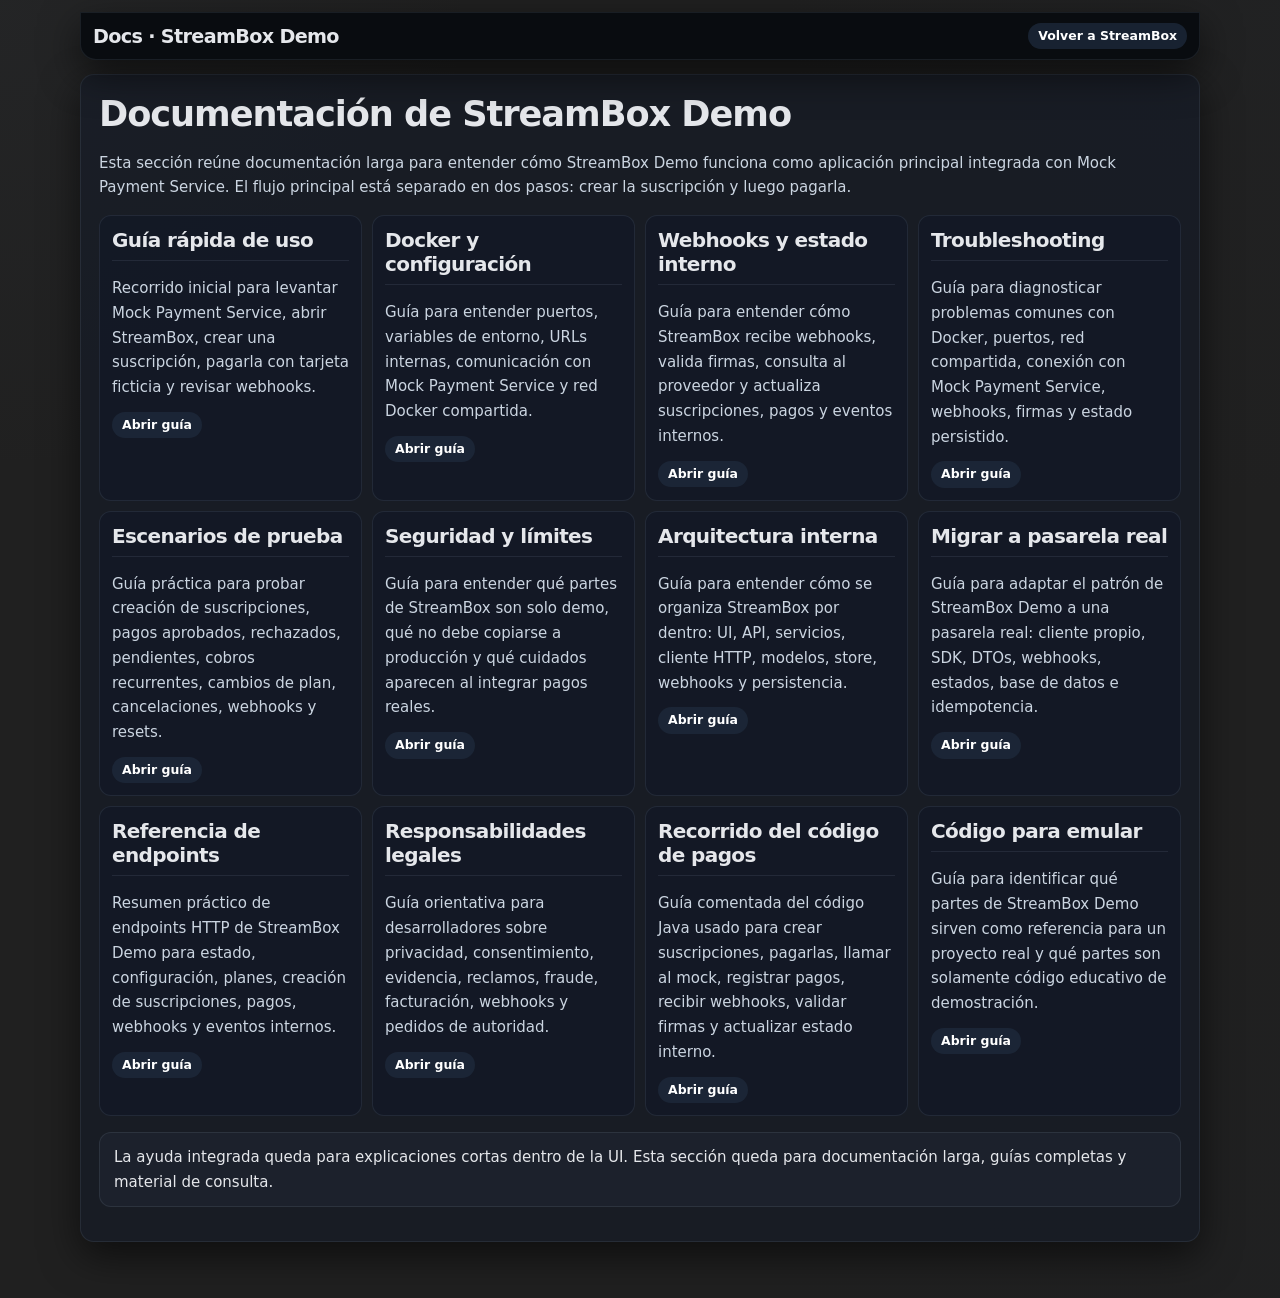
<file: src/main/resources/static/docs/index.html>
<!doctype html>
<html lang="es">
<head>
    <meta charset="UTF-8" />
    <meta name="viewport" content="width=device-width, initial-scale=1.0" />
    <title>Docs · StreamBox Demo</title>
    <link rel="stylesheet" href="./docs.css" />
</head>
<body>
<div class="docs-shell">
    <header class="docs-header">
        <div class="docs-brand">
            <h1>Docs · StreamBox Demo</h1>
        </div>

        <nav class="docs-actions" aria-label="Acciones">
            <a class="docs-button" href="../index.html">Volver a StreamBox</a>
        </nav>
    </header>

    <main class="docs-content">
        <h1>Documentación de StreamBox Demo</h1>

        <p>
            Esta sección reúne documentación larga para entender cómo StreamBox Demo funciona como
            aplicación principal integrada con Mock Payment Service.
            El flujo principal está separado en dos pasos: crear la suscripción y luego pagarla.
        </p>

        <div class="docs-grid">
            <article class="docs-card">
                <h2>Guía rápida de uso</h2>
                <p>
                    Recorrido inicial para levantar Mock Payment Service, abrir StreamBox,
                    crear una suscripción, pagarla con tarjeta ficticia y revisar webhooks.
                </p>
                <a class="docs-button" href="./quick-start.html">
                    Abrir guía
                </a>
            </article>

            <article class="docs-card">
                <h2>Docker y configuración</h2>
                <p>
                    Guía para entender puertos, variables de entorno, URLs internas,
                    comunicación con Mock Payment Service y red Docker compartida.
                </p>
                <a class="docs-button" href="./docker-configuration.html">
                    Abrir guía
                </a>
            </article>

            <article class="docs-card">
                <h2>Webhooks y estado interno</h2>
                <p>
                    Guía para entender cómo StreamBox recibe webhooks, valida firmas,
                    consulta al proveedor y actualiza suscripciones, pagos y eventos internos.
                </p>
                <a class="docs-button" href="./webhooks-and-internal-state.html">
                    Abrir guía
                </a>
            </article>

            <article class="docs-card">
                <h2>Troubleshooting</h2>
                <p>
                    Guía para diagnosticar problemas comunes con Docker, puertos, red compartida,
                    conexión con Mock Payment Service, webhooks, firmas y estado persistido.
                </p>
                <a class="docs-button" href="./troubleshooting.html">
                    Abrir guía
                </a>
            </article>

            <article class="docs-card">
                <h2>Escenarios de prueba</h2>
                <p>
                    Guía práctica para probar creación de suscripciones, pagos aprobados,
                    rechazados, pendientes, cobros recurrentes, cambios de plan, cancelaciones,
                    webhooks y resets.
                </p>
                <a class="docs-button" href="./testing-scenarios.html">
                    Abrir guía
                </a>
            </article>

            <article class="docs-card">
                <h2>Seguridad y límites</h2>
                <p>
                    Guía para entender qué partes de StreamBox son solo demo,
                    qué no debe copiarse a producción y qué cuidados aparecen al integrar pagos reales.
                </p>
                <a class="docs-button" href="./security-and-limitations.html">
                    Abrir guía
                </a>
            </article>

            <article class="docs-card">
                <h2>Arquitectura interna</h2>
                <p>
                    Guía para entender cómo se organiza StreamBox por dentro:
                    UI, API, servicios, cliente HTTP, modelos, store, webhooks y persistencia.
                </p>
                <a class="docs-button" href="./internal-architecture.html">
                    Abrir guía
                </a>
            </article>

            <article class="docs-card">
                <h2>Migrar a pasarela real</h2>
                <p>
                    Guía para adaptar el patrón de StreamBox Demo a una pasarela real:
                    cliente propio, SDK, DTOs, webhooks, estados, base de datos e idempotencia.
                </p>
                <a class="docs-button" href="./migrate-to-real-payment-provider.html">
                    Abrir guía
                </a>
            </article>

            <article class="docs-card">
                <h2>Referencia de endpoints</h2>
                <p>
                    Resumen práctico de endpoints HTTP de StreamBox Demo para estado,
                    configuración, planes, creación de suscripciones, pagos, webhooks y eventos internos.
                </p>
                <a class="docs-button" href="./api-reference.html">
                    Abrir guía
                </a>
            </article>

            <article class="docs-card">
                <h2>Responsabilidades legales</h2>
                <p>
                    Guía orientativa para desarrolladores sobre privacidad, consentimiento,
                    evidencia, reclamos, fraude, facturación, webhooks y pedidos de autoridad.
                </p>
                <a class="docs-button" href="./legal-responsibilities.html">
                    Abrir guía
                </a>
            </article>

            <article class="docs-card">
                <h2>Recorrido del código de pagos</h2>
                <p>
                    Guía comentada del código Java usado para crear suscripciones, pagarlas,
                    llamar al mock, registrar pagos, recibir webhooks, validar firmas y actualizar estado interno.
                </p>
                <a class="docs-button" href="./payment-code-walkthrough.html">
                    Abrir guía
                </a>
            </article>

            <article class="docs-card">
                <h2>Código para emular</h2>
                <p>
                    Guía para identificar qué partes de StreamBox Demo sirven como referencia para un
                    proyecto real y qué partes son solamente código educativo de demostración.
                </p>
                <a class="docs-button" href="./code-to-emulate-in-real-project.html">
                    Abrir guía
                </a>
            </article>
        </div>

        <div class="docs-callout">
            La ayuda integrada queda para explicaciones cortas dentro de la UI. Esta sección queda para
            documentación larga, guías completas y material de consulta.
        </div>
    </main>
</div>
</body>
</html>
</file>
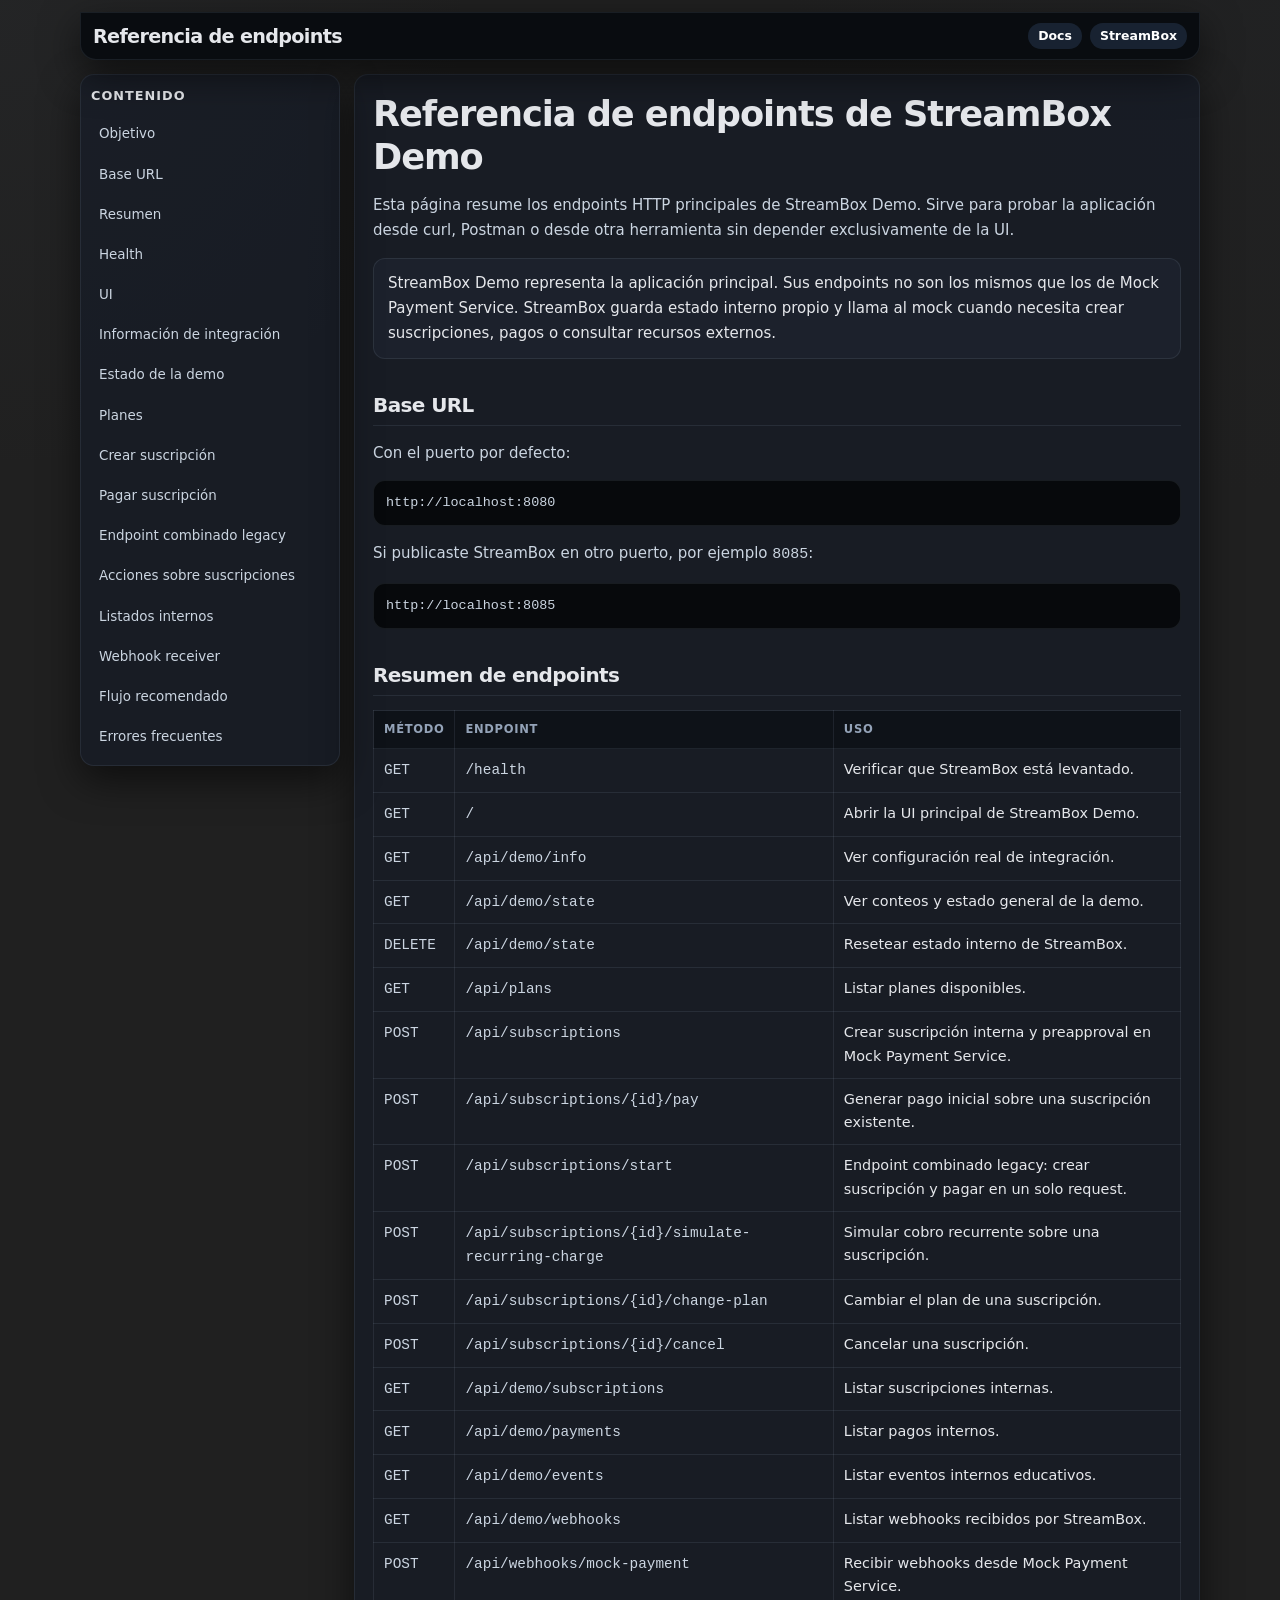
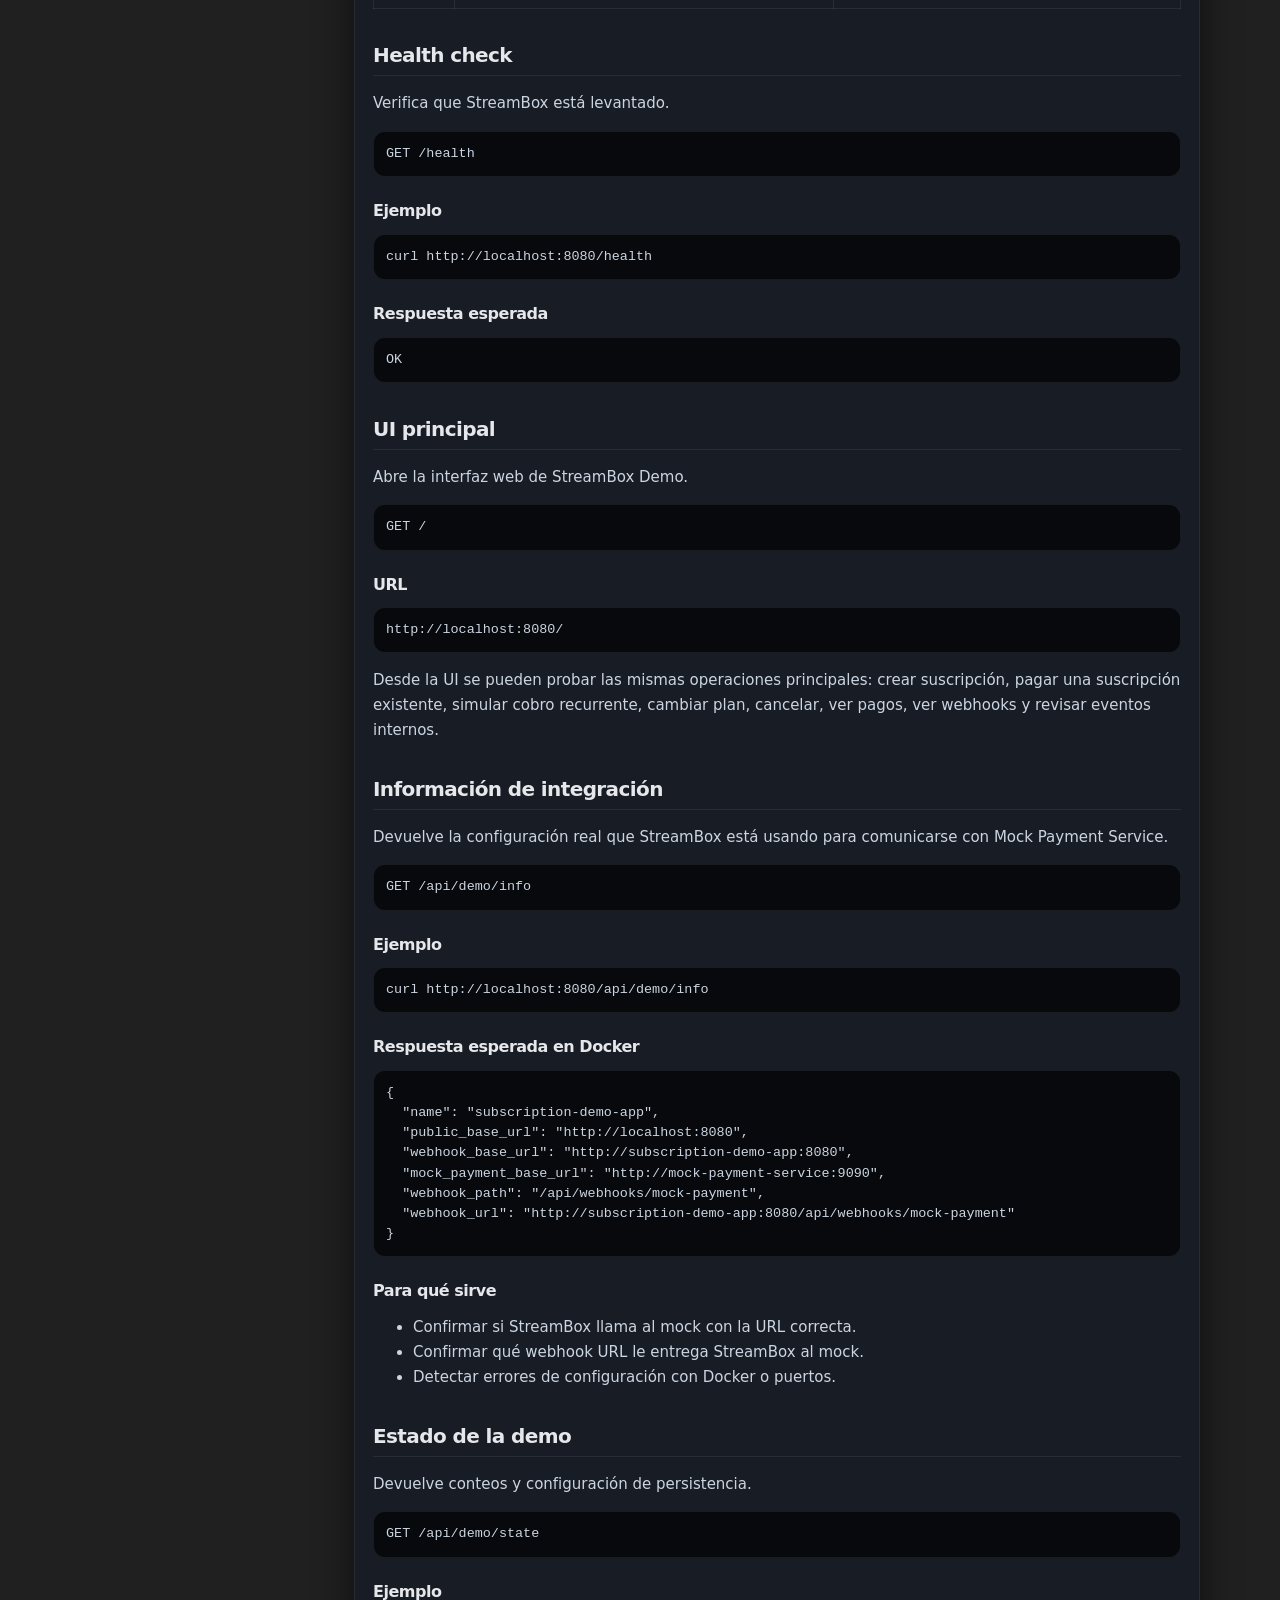
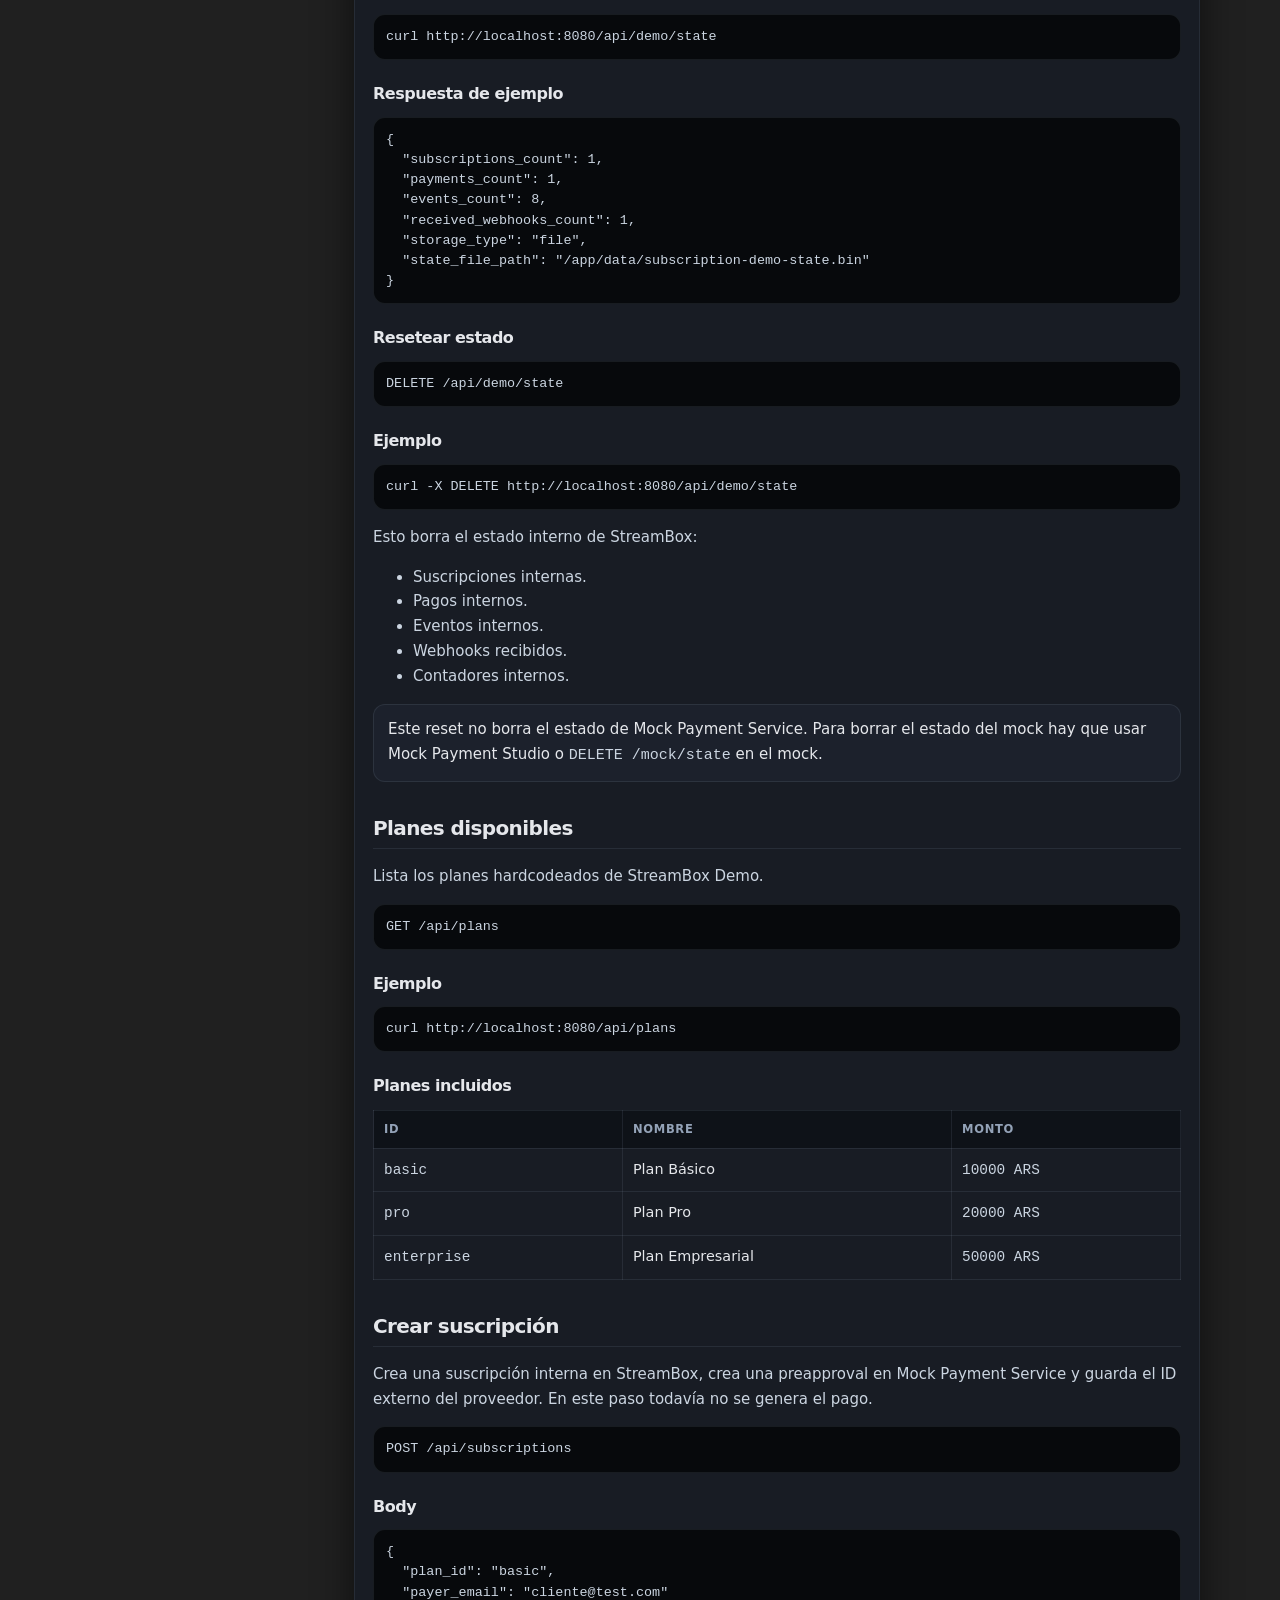
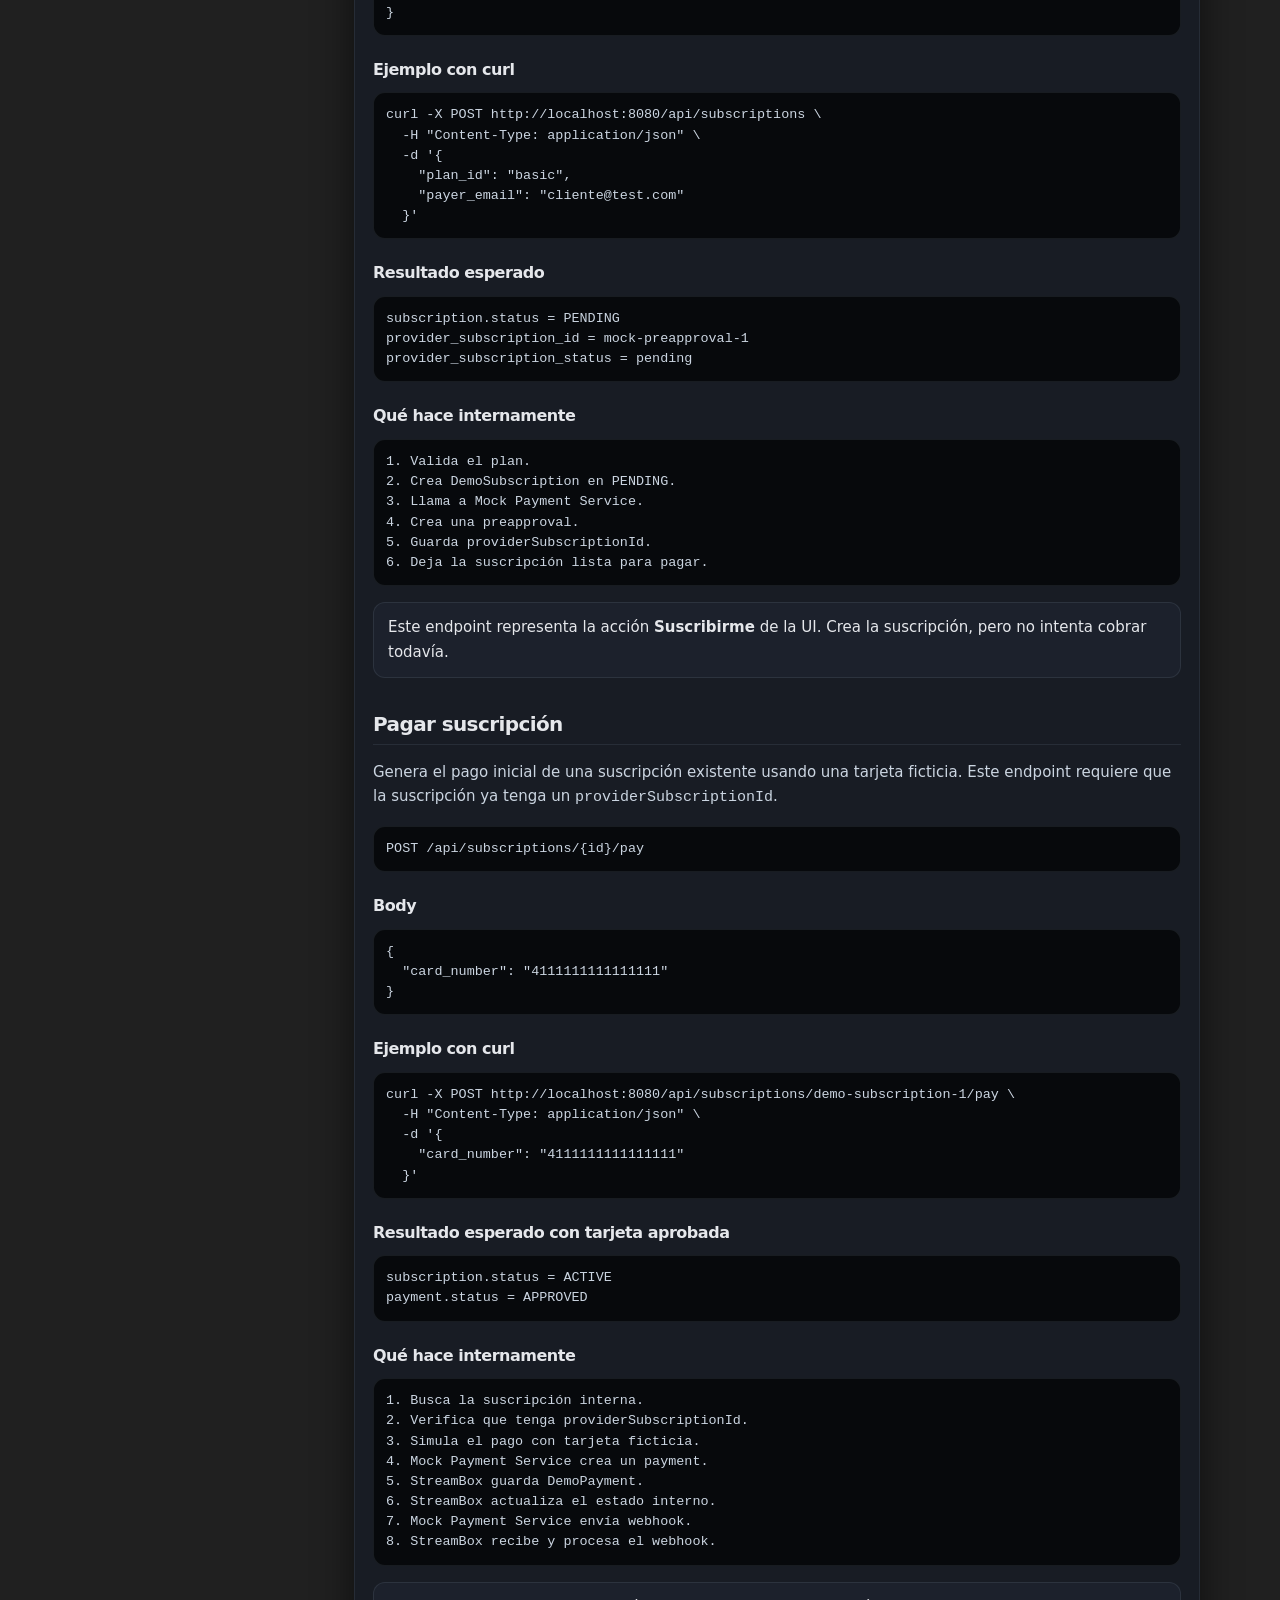
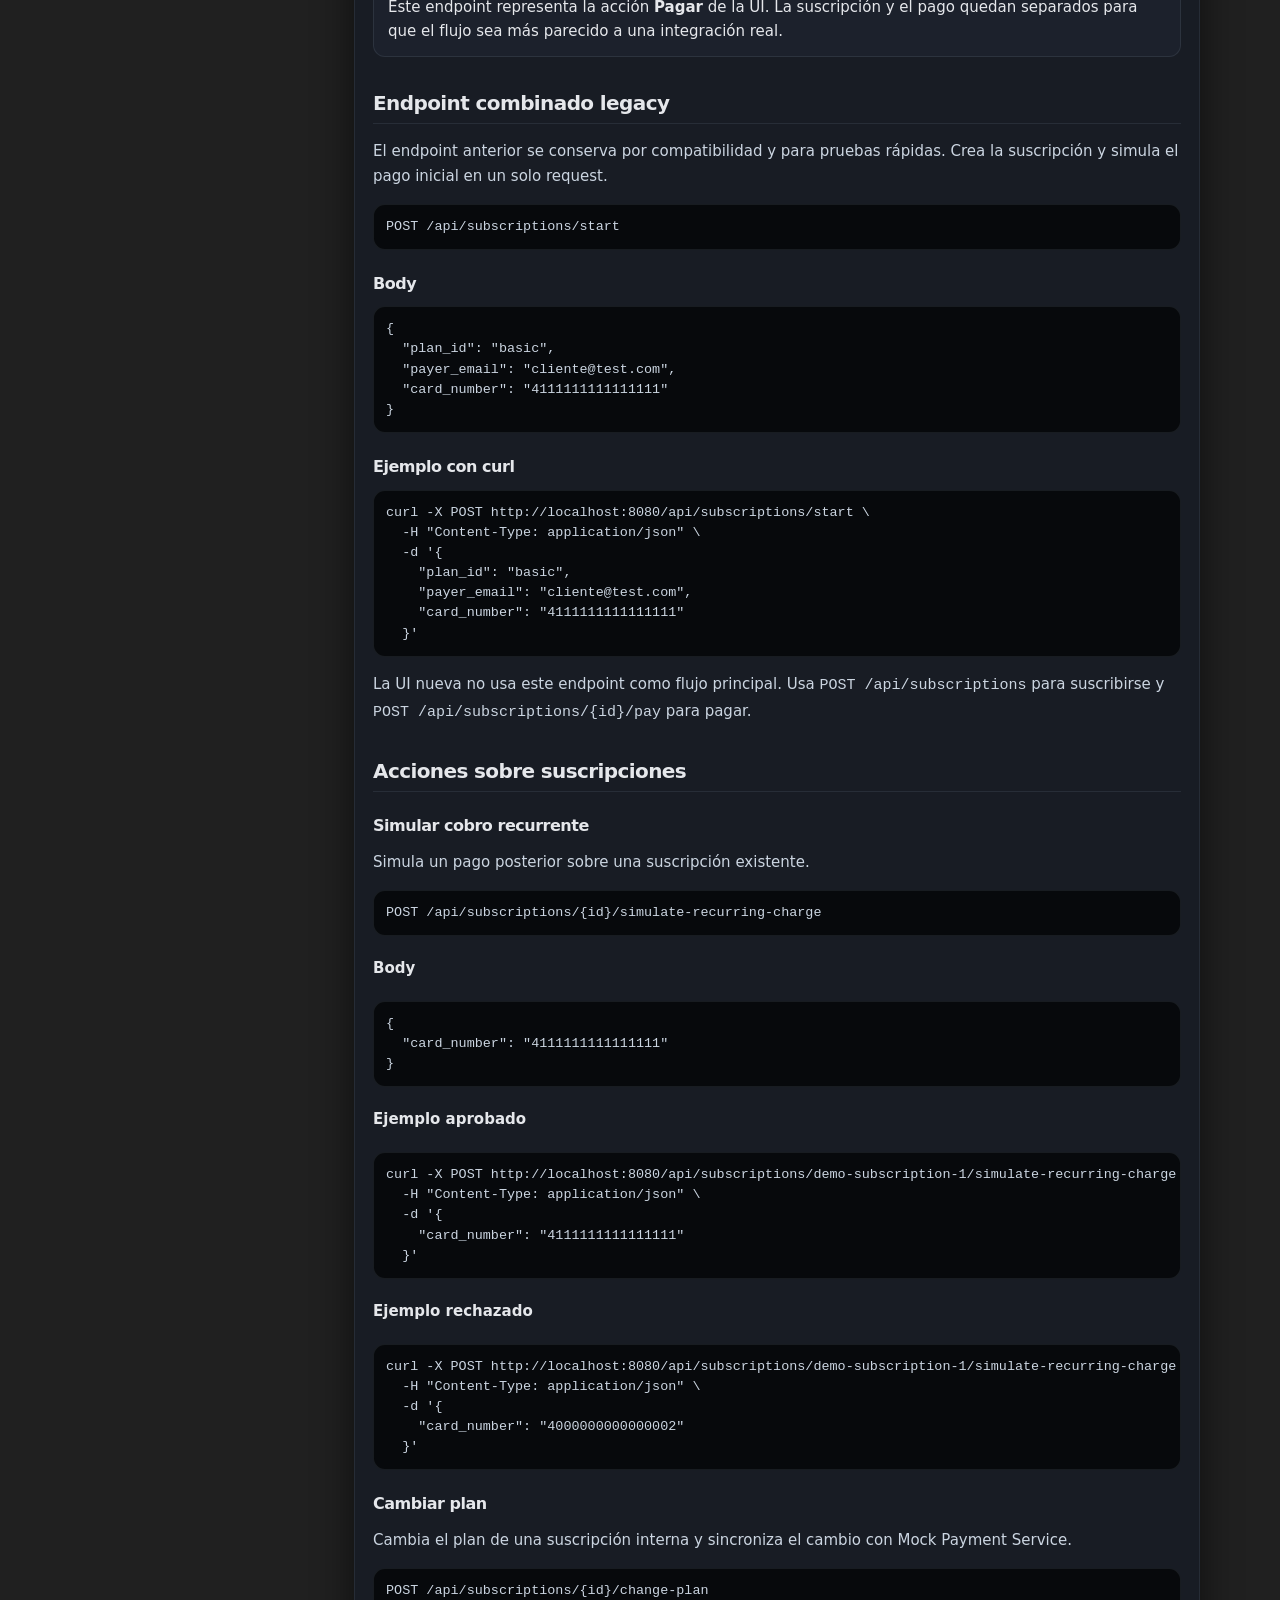
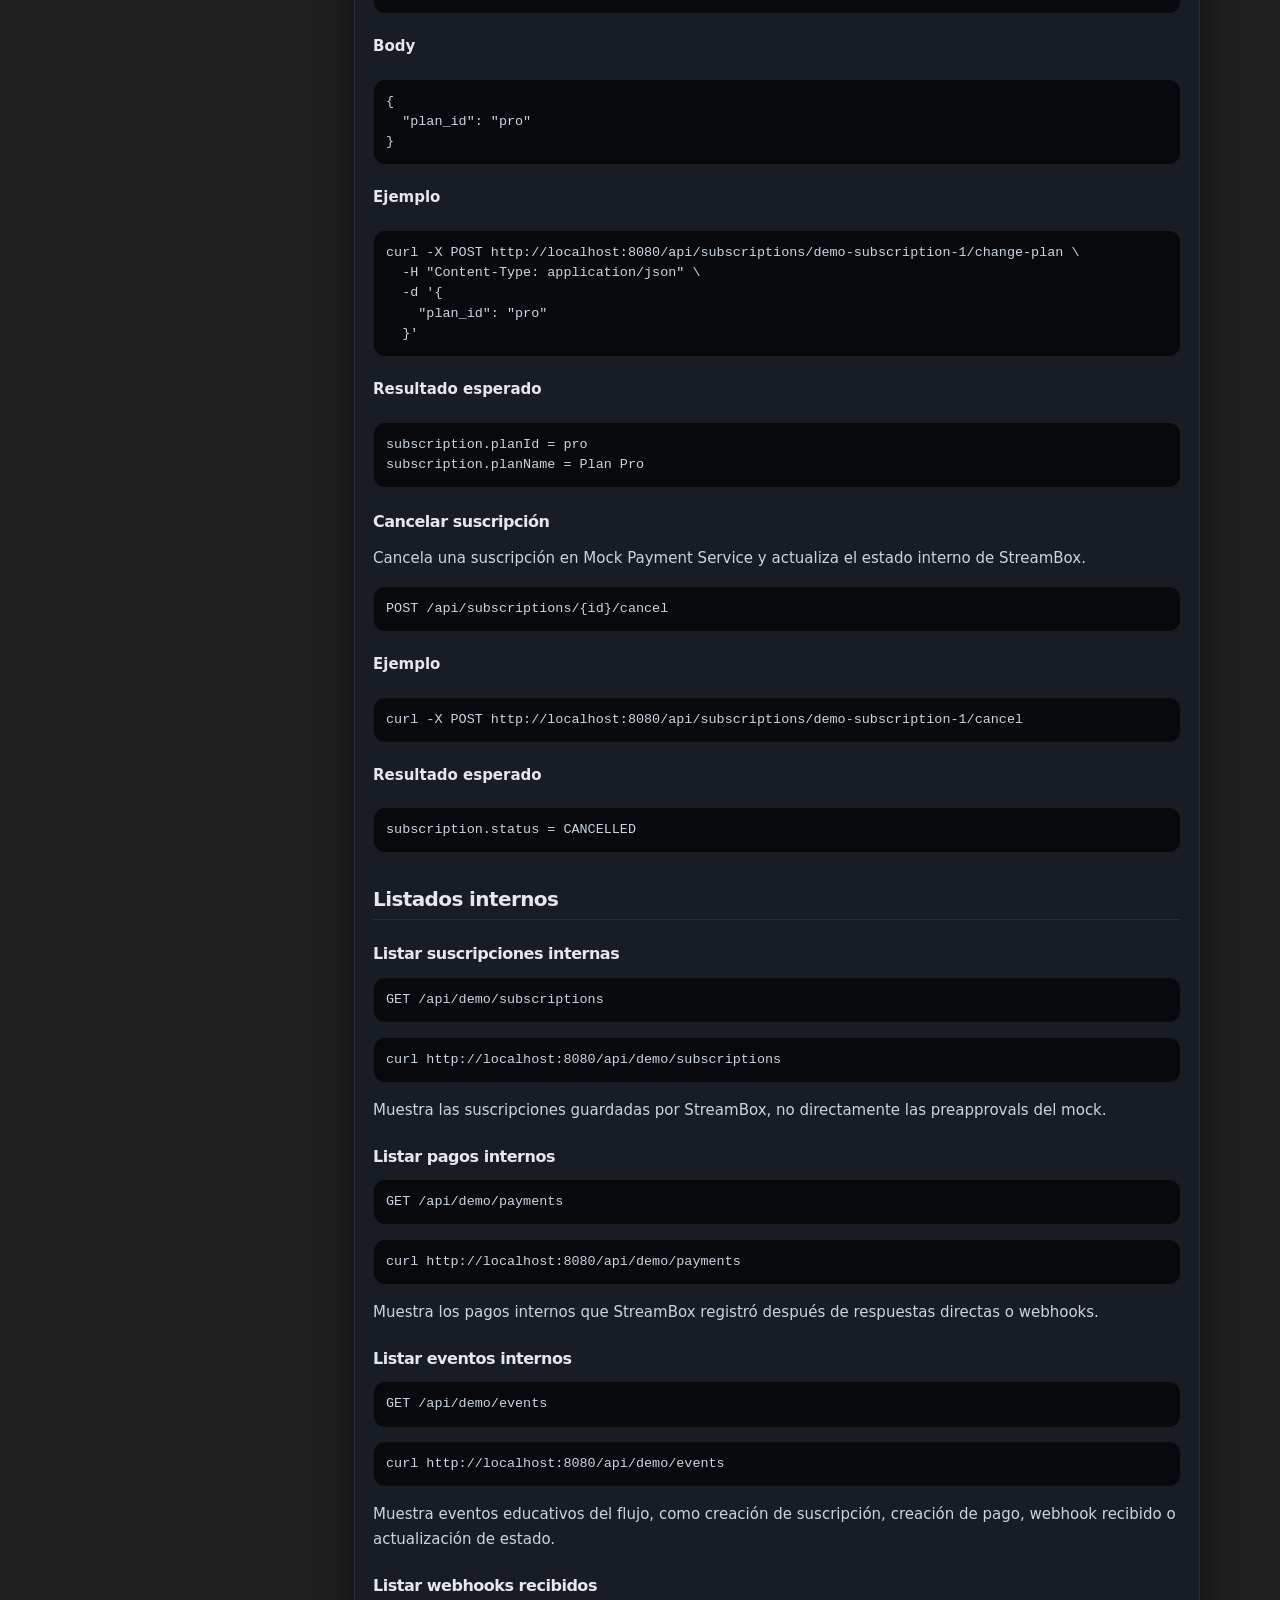
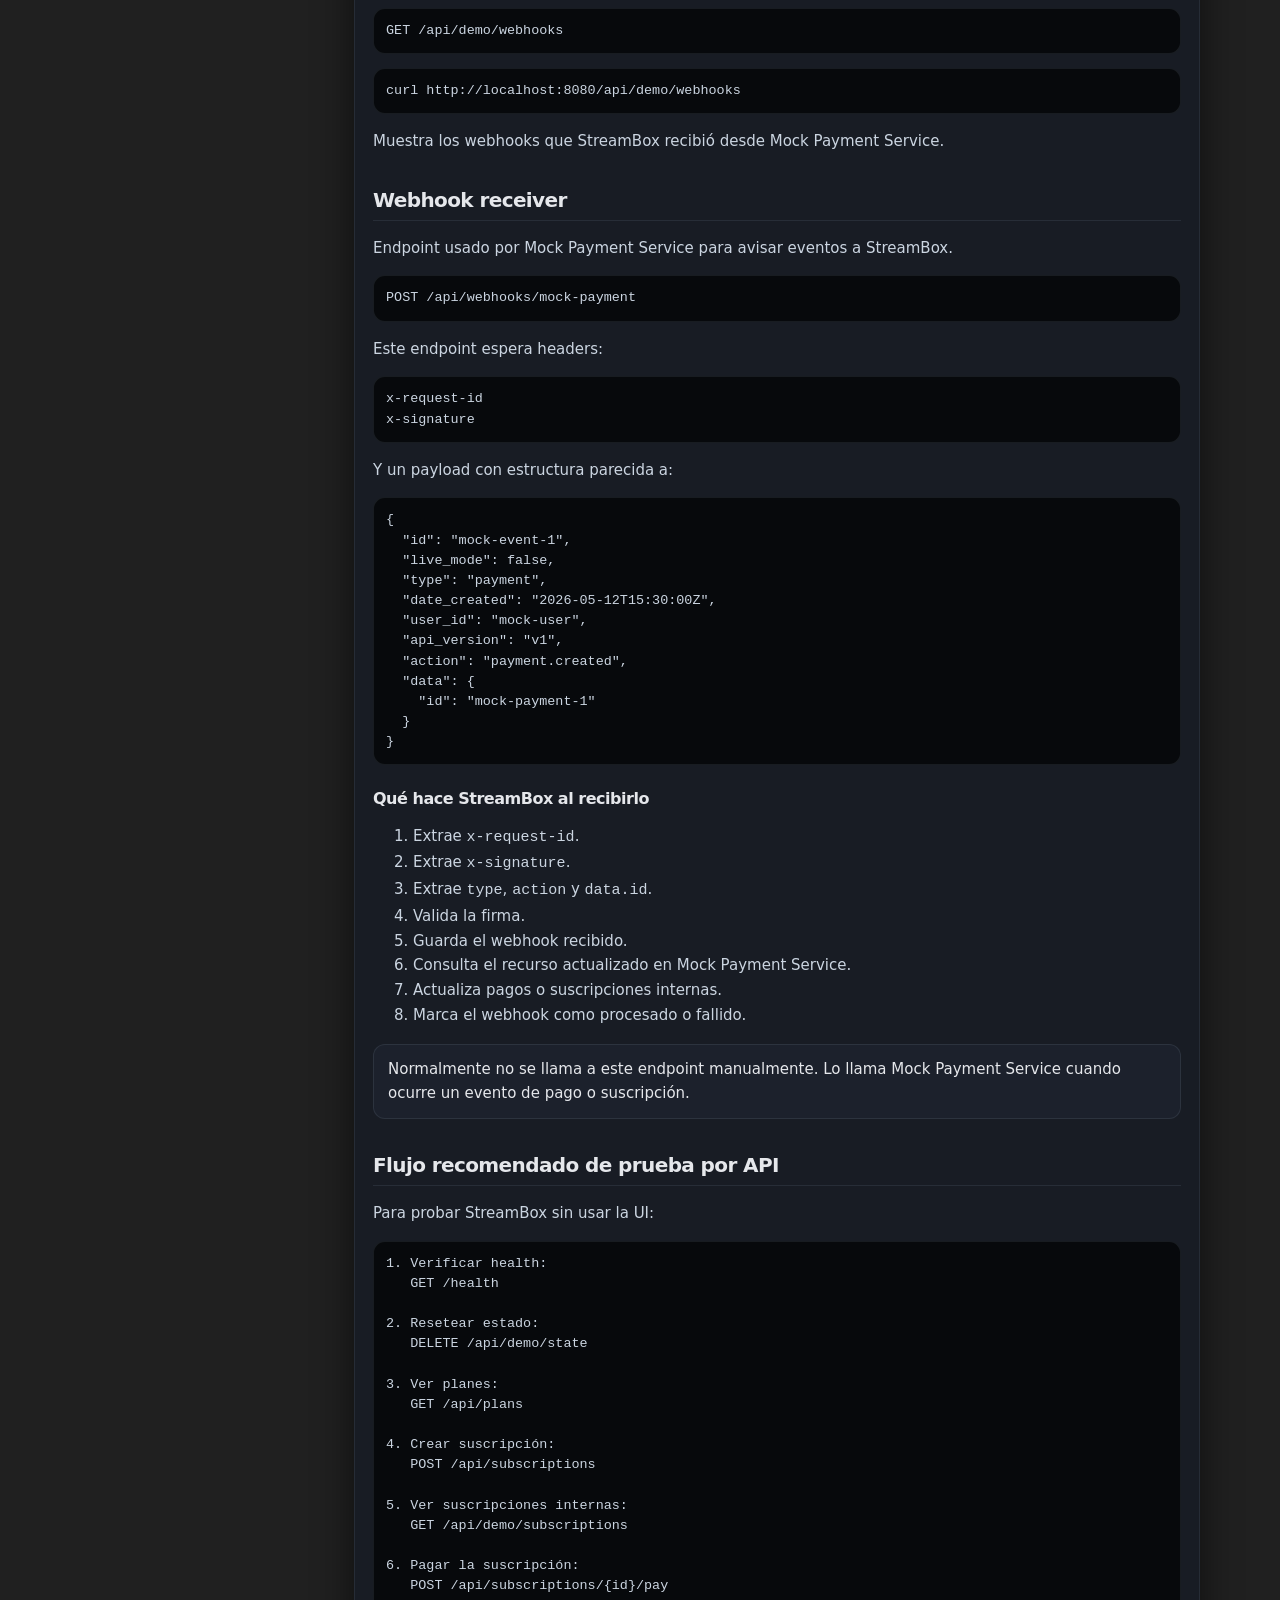
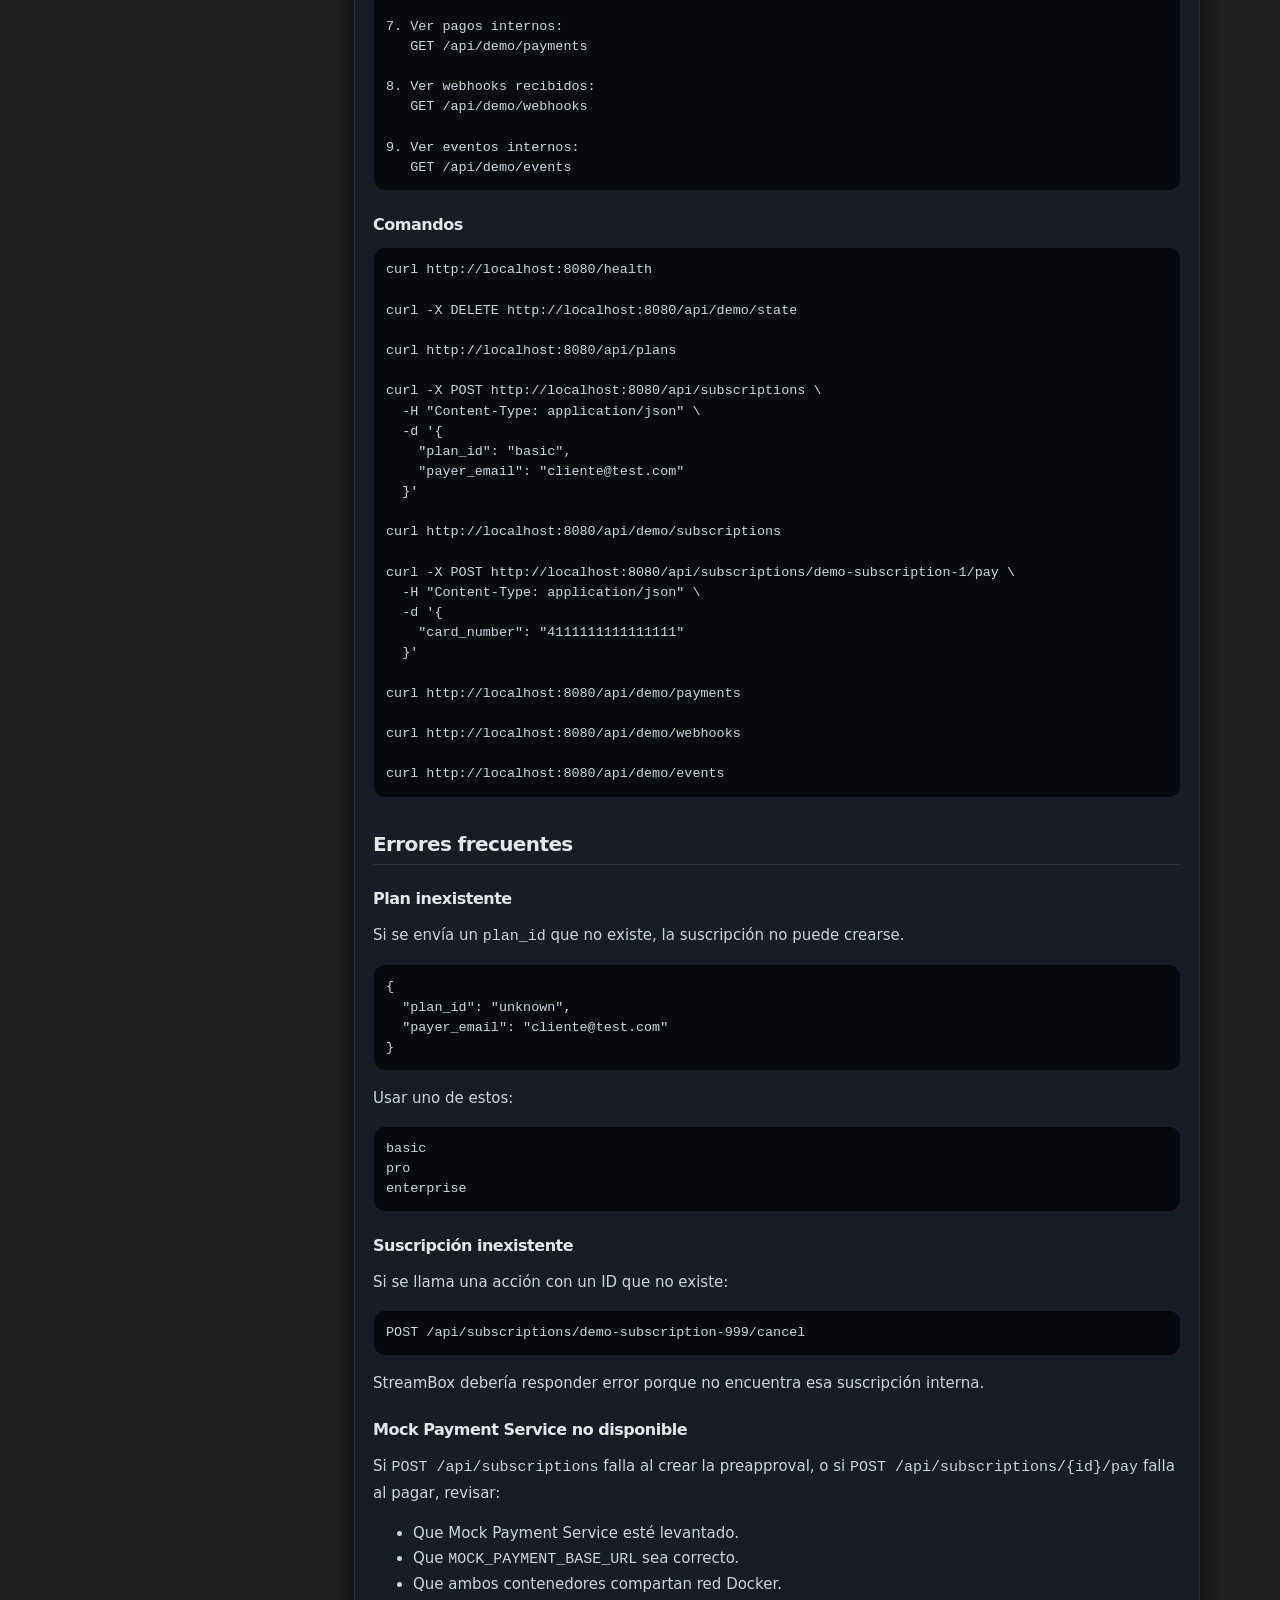
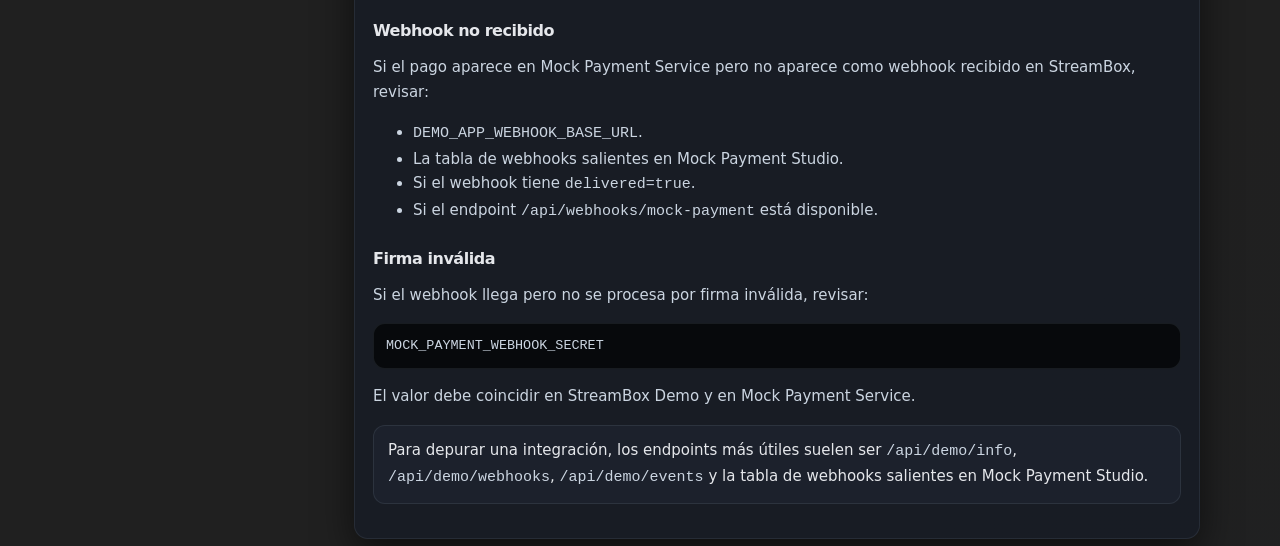
<file: src/main/resources/static/docs/api-reference.html>
<!doctype html>
<html lang="es">
<head>
    <meta charset="UTF-8" />
    <meta name="viewport" content="width=device-width, initial-scale=1.0" />
    <title>Referencia de endpoints · StreamBox Demo</title>
    <link rel="stylesheet" href="./docs.css" />
</head>
<body>
<div class="docs-shell">
    <header class="docs-header">
        <div class="docs-brand">
            <h1>Referencia de endpoints</h1>
        </div>

        <nav class="docs-actions" aria-label="Acciones">
            <a class="docs-button" href="./index.html">Docs</a>
            <a class="docs-button" href="../index.html">StreamBox</a>
        </nav>
    </header>

    <div class="docs-layout">
        <aside class="docs-toc">
            <strong>Contenido</strong>
            <a href="#objetivo">Objetivo</a>
            <a href="#base-url">Base URL</a>
            <a href="#resumen">Resumen</a>
            <a href="#health">Health</a>
            <a href="#ui">UI</a>
            <a href="#info">Información de integración</a>
            <a href="#estado">Estado de la demo</a>
            <a href="#planes">Planes</a>
            <a href="#suscripcion">Crear suscripción</a>
            <a href="#pagar">Pagar suscripción</a>
            <a href="#legacy-start">Endpoint combinado legacy</a>
            <a href="#acciones">Acciones sobre suscripciones</a>
            <a href="#listas">Listados internos</a>
            <a href="#webhook">Webhook receiver</a>
            <a href="#flujo">Flujo recomendado</a>
            <a href="#errores">Errores frecuentes</a>
        </aside>

        <main class="docs-content">
            <h1 id="objetivo">Referencia de endpoints de StreamBox Demo</h1>

            <p>
                Esta página resume los endpoints HTTP principales de StreamBox Demo.
                Sirve para probar la aplicación desde curl, Postman o desde otra herramienta sin depender
                exclusivamente de la UI.
            </p>

            <div class="docs-callout">
                StreamBox Demo representa la aplicación principal. Sus endpoints no son los mismos que los
                de Mock Payment Service. StreamBox guarda estado interno propio y llama al mock cuando necesita
                crear suscripciones, pagos o consultar recursos externos.
            </div>

            <h2 id="base-url">Base URL</h2>

            <p>
                Con el puerto por defecto:
            </p>

            <pre><code>http://localhost:8080</code></pre>

            <p>
                Si publicaste StreamBox en otro puerto, por ejemplo <code>8085</code>:
            </p>

            <pre><code>http://localhost:8085</code></pre>

            <h2 id="resumen">Resumen de endpoints</h2>

            <table>
                <thead>
                <tr>
                    <th>Método</th>
                    <th>Endpoint</th>
                    <th>Uso</th>
                </tr>
                </thead>
                <tbody>
                <tr>
                    <td><code>GET</code></td>
                    <td><code>/health</code></td>
                    <td>Verificar que StreamBox está levantado.</td>
                </tr>
                <tr>
                    <td><code>GET</code></td>
                    <td><code>/</code></td>
                    <td>Abrir la UI principal de StreamBox Demo.</td>
                </tr>
                <tr>
                    <td><code>GET</code></td>
                    <td><code>/api/demo/info</code></td>
                    <td>Ver configuración real de integración.</td>
                </tr>
                <tr>
                    <td><code>GET</code></td>
                    <td><code>/api/demo/state</code></td>
                    <td>Ver conteos y estado general de la demo.</td>
                </tr>
                <tr>
                    <td><code>DELETE</code></td>
                    <td><code>/api/demo/state</code></td>
                    <td>Resetear estado interno de StreamBox.</td>
                </tr>
                <tr>
                    <td><code>GET</code></td>
                    <td><code>/api/plans</code></td>
                    <td>Listar planes disponibles.</td>
                </tr>
                <tr>
                    <td><code>POST</code></td>
                    <td><code>/api/subscriptions</code></td>
                    <td>Crear suscripción interna y preapproval en Mock Payment Service.</td>
                </tr>
                <tr>
                    <td><code>POST</code></td>
                    <td><code>/api/subscriptions/{id}/pay</code></td>
                    <td>Generar pago inicial sobre una suscripción existente.</td>
                </tr>
                <tr>
                    <td><code>POST</code></td>
                    <td><code>/api/subscriptions/start</code></td>
                    <td>Endpoint combinado legacy: crear suscripción y pagar en un solo request.</td>
                </tr>
                <tr>
                    <td><code>POST</code></td>
                    <td><code>/api/subscriptions/{id}/simulate-recurring-charge</code></td>
                    <td>Simular cobro recurrente sobre una suscripción.</td>
                </tr>
                <tr>
                    <td><code>POST</code></td>
                    <td><code>/api/subscriptions/{id}/change-plan</code></td>
                    <td>Cambiar el plan de una suscripción.</td>
                </tr>
                <tr>
                    <td><code>POST</code></td>
                    <td><code>/api/subscriptions/{id}/cancel</code></td>
                    <td>Cancelar una suscripción.</td>
                </tr>
                <tr>
                    <td><code>GET</code></td>
                    <td><code>/api/demo/subscriptions</code></td>
                    <td>Listar suscripciones internas.</td>
                </tr>
                <tr>
                    <td><code>GET</code></td>
                    <td><code>/api/demo/payments</code></td>
                    <td>Listar pagos internos.</td>
                </tr>
                <tr>
                    <td><code>GET</code></td>
                    <td><code>/api/demo/events</code></td>
                    <td>Listar eventos internos educativos.</td>
                </tr>
                <tr>
                    <td><code>GET</code></td>
                    <td><code>/api/demo/webhooks</code></td>
                    <td>Listar webhooks recibidos por StreamBox.</td>
                </tr>
                <tr>
                    <td><code>POST</code></td>
                    <td><code>/api/webhooks/mock-payment</code></td>
                    <td>Recibir webhooks desde Mock Payment Service.</td>
                </tr>
                </tbody>
            </table>

            <h2 id="health">Health check</h2>

            <p>
                Verifica que StreamBox está levantado.
            </p>

            <pre><code>GET /health</code></pre>

            <h3>Ejemplo</h3>

            <pre><code>curl http://localhost:8080/health</code></pre>

            <h3>Respuesta esperada</h3>

            <pre><code>OK</code></pre>

            <h2 id="ui">UI principal</h2>

            <p>
                Abre la interfaz web de StreamBox Demo.
            </p>

            <pre><code>GET /</code></pre>

            <h3>URL</h3>

            <pre><code>http://localhost:8080/</code></pre>

            <p>
                Desde la UI se pueden probar las mismas operaciones principales:
                crear suscripción, pagar una suscripción existente, simular cobro recurrente,
                cambiar plan, cancelar, ver pagos, ver webhooks y revisar eventos internos.
            </p>

            <h2 id="info">Información de integración</h2>

            <p>
                Devuelve la configuración real que StreamBox está usando para comunicarse con
                Mock Payment Service.
            </p>

            <pre><code>GET /api/demo/info</code></pre>

            <h3>Ejemplo</h3>

            <pre><code>curl http://localhost:8080/api/demo/info</code></pre>

            <h3>Respuesta esperada en Docker</h3>

            <pre><code>{
  "name": "subscription-demo-app",
  "public_base_url": "http://localhost:8080",
  "webhook_base_url": "http://subscription-demo-app:8080",
  "mock_payment_base_url": "http://mock-payment-service:9090",
  "webhook_path": "/api/webhooks/mock-payment",
  "webhook_url": "http://subscription-demo-app:8080/api/webhooks/mock-payment"
}</code></pre>

            <h3>Para qué sirve</h3>

            <ul>
                <li>Confirmar si StreamBox llama al mock con la URL correcta.</li>
                <li>Confirmar qué webhook URL le entrega StreamBox al mock.</li>
                <li>Detectar errores de configuración con Docker o puertos.</li>
            </ul>

            <h2 id="estado">Estado de la demo</h2>

            <p>
                Devuelve conteos y configuración de persistencia.
            </p>

            <pre><code>GET /api/demo/state</code></pre>

            <h3>Ejemplo</h3>

            <pre><code>curl http://localhost:8080/api/demo/state</code></pre>

            <h3>Respuesta de ejemplo</h3>

            <pre><code>{
  "subscriptions_count": 1,
  "payments_count": 1,
  "events_count": 8,
  "received_webhooks_count": 1,
  "storage_type": "file",
  "state_file_path": "/app/data/subscription-demo-state.bin"
}</code></pre>

            <h3>Resetear estado</h3>

            <pre><code>DELETE /api/demo/state</code></pre>

            <h3>Ejemplo</h3>

            <pre><code>curl -X DELETE http://localhost:8080/api/demo/state</code></pre>

            <p>
                Esto borra el estado interno de StreamBox:
            </p>

            <ul>
                <li>Suscripciones internas.</li>
                <li>Pagos internos.</li>
                <li>Eventos internos.</li>
                <li>Webhooks recibidos.</li>
                <li>Contadores internos.</li>
            </ul>

            <div class="docs-callout">
                Este reset no borra el estado de Mock Payment Service. Para borrar el estado del mock hay que usar
                Mock Payment Studio o <code>DELETE /mock/state</code> en el mock.
            </div>

            <h2 id="planes">Planes disponibles</h2>

            <p>
                Lista los planes hardcodeados de StreamBox Demo.
            </p>

            <pre><code>GET /api/plans</code></pre>

            <h3>Ejemplo</h3>

            <pre><code>curl http://localhost:8080/api/plans</code></pre>

            <h3>Planes incluidos</h3>

            <table>
                <thead>
                <tr>
                    <th>ID</th>
                    <th>Nombre</th>
                    <th>Monto</th>
                </tr>
                </thead>
                <tbody>
                <tr>
                    <td><code>basic</code></td>
                    <td>Plan Básico</td>
                    <td><code>10000 ARS</code></td>
                </tr>
                <tr>
                    <td><code>pro</code></td>
                    <td>Plan Pro</td>
                    <td><code>20000 ARS</code></td>
                </tr>
                <tr>
                    <td><code>enterprise</code></td>
                    <td>Plan Empresarial</td>
                    <td><code>50000 ARS</code></td>
                </tr>
                </tbody>
            </table>

            <h2 id="suscripcion">Crear suscripción</h2>

            <p>
                Crea una suscripción interna en StreamBox, crea una preapproval en Mock Payment Service
                y guarda el ID externo del proveedor. En este paso todavía no se genera el pago.
            </p>

            <pre><code>POST /api/subscriptions</code></pre>

            <h3>Body</h3>

            <pre><code>{
  "plan_id": "basic",
  "payer_email": "cliente@test.com"
}</code></pre>

            <h3>Ejemplo con curl</h3>

            <pre><code>curl -X POST http://localhost:8080/api/subscriptions \
  -H "Content-Type: application/json" \
  -d '{
    "plan_id": "basic",
    "payer_email": "cliente@test.com"
  }'</code></pre>

            <h3>Resultado esperado</h3>

            <pre><code>subscription.status = PENDING
provider_subscription_id = mock-preapproval-1
provider_subscription_status = pending</code></pre>

            <h3>Qué hace internamente</h3>

            <pre><code>1. Valida el plan.
2. Crea DemoSubscription en PENDING.
3. Llama a Mock Payment Service.
4. Crea una preapproval.
5. Guarda providerSubscriptionId.
6. Deja la suscripción lista para pagar.</code></pre>

            <div class="docs-callout">
                Este endpoint representa la acción <strong>Suscribirme</strong> de la UI.
                Crea la suscripción, pero no intenta cobrar todavía.
            </div>

            <h2 id="pagar">Pagar suscripción</h2>

            <p>
                Genera el pago inicial de una suscripción existente usando una tarjeta ficticia.
                Este endpoint requiere que la suscripción ya tenga un <code>providerSubscriptionId</code>.
            </p>

            <pre><code>POST /api/subscriptions/{id}/pay</code></pre>

            <h3>Body</h3>

            <pre><code>{
  "card_number": "4111111111111111"
}</code></pre>

            <h3>Ejemplo con curl</h3>

            <pre><code>curl -X POST http://localhost:8080/api/subscriptions/demo-subscription-1/pay \
  -H "Content-Type: application/json" \
  -d '{
    "card_number": "4111111111111111"
  }'</code></pre>

            <h3>Resultado esperado con tarjeta aprobada</h3>

            <pre><code>subscription.status = ACTIVE
payment.status = APPROVED</code></pre>

            <h3>Qué hace internamente</h3>

            <pre><code>1. Busca la suscripción interna.
2. Verifica que tenga providerSubscriptionId.
3. Simula el pago con tarjeta ficticia.
4. Mock Payment Service crea un payment.
5. StreamBox guarda DemoPayment.
6. StreamBox actualiza el estado interno.
7. Mock Payment Service envía webhook.
8. StreamBox recibe y procesa el webhook.</code></pre>

            <div class="docs-callout">
                Este endpoint representa la acción <strong>Pagar</strong> de la UI.
                La suscripción y el pago quedan separados para que el flujo sea más parecido a una integración real.
            </div>

            <h2 id="legacy-start">Endpoint combinado legacy</h2>

            <p>
                El endpoint anterior se conserva por compatibilidad y para pruebas rápidas.
                Crea la suscripción y simula el pago inicial en un solo request.
            </p>

            <pre><code>POST /api/subscriptions/start</code></pre>

            <h3>Body</h3>

            <pre><code>{
  "plan_id": "basic",
  "payer_email": "cliente@test.com",
  "card_number": "4111111111111111"
}</code></pre>

            <h3>Ejemplo con curl</h3>

            <pre><code>curl -X POST http://localhost:8080/api/subscriptions/start \
  -H "Content-Type: application/json" \
  -d '{
    "plan_id": "basic",
    "payer_email": "cliente@test.com",
    "card_number": "4111111111111111"
  }'</code></pre>

            <p>
                La UI nueva no usa este endpoint como flujo principal. Usa <code>POST /api/subscriptions</code>
                para suscribirse y <code>POST /api/subscriptions/{id}/pay</code> para pagar.
            </p>

            <h2 id="acciones">Acciones sobre suscripciones</h2>

            <h3>Simular cobro recurrente</h3>

            <p>
                Simula un pago posterior sobre una suscripción existente.
            </p>

            <pre><code>POST /api/subscriptions/{id}/simulate-recurring-charge</code></pre>

            <h4>Body</h4>

            <pre><code>{
  "card_number": "4111111111111111"
}</code></pre>

            <h4>Ejemplo aprobado</h4>

            <pre><code>curl -X POST http://localhost:8080/api/subscriptions/demo-subscription-1/simulate-recurring-charge \
  -H "Content-Type: application/json" \
  -d '{
    "card_number": "4111111111111111"
  }'</code></pre>

            <h4>Ejemplo rechazado</h4>

            <pre><code>curl -X POST http://localhost:8080/api/subscriptions/demo-subscription-1/simulate-recurring-charge \
  -H "Content-Type: application/json" \
  -d '{
    "card_number": "4000000000000002"
  }'</code></pre>

            <h3>Cambiar plan</h3>

            <p>
                Cambia el plan de una suscripción interna y sincroniza el cambio con Mock Payment Service.
            </p>

            <pre><code>POST /api/subscriptions/{id}/change-plan</code></pre>

            <h4>Body</h4>

            <pre><code>{
  "plan_id": "pro"
}</code></pre>

            <h4>Ejemplo</h4>

            <pre><code>curl -X POST http://localhost:8080/api/subscriptions/demo-subscription-1/change-plan \
  -H "Content-Type: application/json" \
  -d '{
    "plan_id": "pro"
  }'</code></pre>

            <h4>Resultado esperado</h4>

            <pre><code>subscription.planId = pro
subscription.planName = Plan Pro</code></pre>

            <h3>Cancelar suscripción</h3>

            <p>
                Cancela una suscripción en Mock Payment Service y actualiza el estado interno de StreamBox.
            </p>

            <pre><code>POST /api/subscriptions/{id}/cancel</code></pre>

            <h4>Ejemplo</h4>

            <pre><code>curl -X POST http://localhost:8080/api/subscriptions/demo-subscription-1/cancel</code></pre>

            <h4>Resultado esperado</h4>

            <pre><code>subscription.status = CANCELLED</code></pre>

            <h2 id="listas">Listados internos</h2>

            <h3>Listar suscripciones internas</h3>

            <pre><code>GET /api/demo/subscriptions</code></pre>

            <pre><code>curl http://localhost:8080/api/demo/subscriptions</code></pre>

            <p>
                Muestra las suscripciones guardadas por StreamBox, no directamente las preapprovals del mock.
            </p>

            <h3>Listar pagos internos</h3>

            <pre><code>GET /api/demo/payments</code></pre>

            <pre><code>curl http://localhost:8080/api/demo/payments</code></pre>

            <p>
                Muestra los pagos internos que StreamBox registró después de respuestas directas o webhooks.
            </p>

            <h3>Listar eventos internos</h3>

            <pre><code>GET /api/demo/events</code></pre>

            <pre><code>curl http://localhost:8080/api/demo/events</code></pre>

            <p>
                Muestra eventos educativos del flujo, como creación de suscripción, creación de pago,
                webhook recibido o actualización de estado.
            </p>

            <h3>Listar webhooks recibidos</h3>

            <pre><code>GET /api/demo/webhooks</code></pre>

            <pre><code>curl http://localhost:8080/api/demo/webhooks</code></pre>

            <p>
                Muestra los webhooks que StreamBox recibió desde Mock Payment Service.
            </p>

            <h2 id="webhook">Webhook receiver</h2>

            <p>
                Endpoint usado por Mock Payment Service para avisar eventos a StreamBox.
            </p>

            <pre><code>POST /api/webhooks/mock-payment</code></pre>

            <p>
                Este endpoint espera headers:
            </p>

            <pre><code>x-request-id
x-signature</code></pre>

            <p>
                Y un payload con estructura parecida a:
            </p>

            <pre><code>{
  "id": "mock-event-1",
  "live_mode": false,
  "type": "payment",
  "date_created": "2026-05-12T15:30:00Z",
  "user_id": "mock-user",
  "api_version": "v1",
  "action": "payment.created",
  "data": {
    "id": "mock-payment-1"
  }
}</code></pre>

            <h3>Qué hace StreamBox al recibirlo</h3>

            <ol>
                <li>Extrae <code>x-request-id</code>.</li>
                <li>Extrae <code>x-signature</code>.</li>
                <li>Extrae <code>type</code>, <code>action</code> y <code>data.id</code>.</li>
                <li>Valida la firma.</li>
                <li>Guarda el webhook recibido.</li>
                <li>Consulta el recurso actualizado en Mock Payment Service.</li>
                <li>Actualiza pagos o suscripciones internas.</li>
                <li>Marca el webhook como procesado o fallido.</li>
            </ol>

            <div class="docs-callout">
                Normalmente no se llama a este endpoint manualmente. Lo llama Mock Payment Service cuando
                ocurre un evento de pago o suscripción.
            </div>

            <h2 id="flujo">Flujo recomendado de prueba por API</h2>

            <p>
                Para probar StreamBox sin usar la UI:
            </p>

            <pre><code>1. Verificar health:
   GET /health

2. Resetear estado:
   DELETE /api/demo/state

3. Ver planes:
   GET /api/plans

4. Crear suscripción:
   POST /api/subscriptions

5. Ver suscripciones internas:
   GET /api/demo/subscriptions

6. Pagar la suscripción:
   POST /api/subscriptions/{id}/pay

7. Ver pagos internos:
   GET /api/demo/payments

8. Ver webhooks recibidos:
   GET /api/demo/webhooks

9. Ver eventos internos:
   GET /api/demo/events</code></pre>

            <h3>Comandos</h3>

            <pre><code>curl http://localhost:8080/health

curl -X DELETE http://localhost:8080/api/demo/state

curl http://localhost:8080/api/plans

curl -X POST http://localhost:8080/api/subscriptions \
  -H "Content-Type: application/json" \
  -d '{
    "plan_id": "basic",
    "payer_email": "cliente@test.com"
  }'

curl http://localhost:8080/api/demo/subscriptions

curl -X POST http://localhost:8080/api/subscriptions/demo-subscription-1/pay \
  -H "Content-Type: application/json" \
  -d '{
    "card_number": "4111111111111111"
  }'

curl http://localhost:8080/api/demo/payments

curl http://localhost:8080/api/demo/webhooks

curl http://localhost:8080/api/demo/events</code></pre>

            <h2 id="errores">Errores frecuentes</h2>

            <h3>Plan inexistente</h3>

            <p>
                Si se envía un <code>plan_id</code> que no existe, la suscripción no puede crearse.
            </p>

            <pre><code>{
  "plan_id": "unknown",
  "payer_email": "cliente@test.com"
}</code></pre>

            <p>
                Usar uno de estos:
            </p>

            <pre><code>basic
pro
enterprise</code></pre>

            <h3>Suscripción inexistente</h3>

            <p>
                Si se llama una acción con un ID que no existe:
            </p>

            <pre><code>POST /api/subscriptions/demo-subscription-999/cancel</code></pre>

            <p>
                StreamBox debería responder error porque no encuentra esa suscripción interna.
            </p>

            <h3>Mock Payment Service no disponible</h3>

            <p>
                Si <code>POST /api/subscriptions</code> falla al crear la preapproval, o si
                <code>POST /api/subscriptions/{id}/pay</code> falla al pagar, revisar:
            </p>

            <ul>
                <li>Que Mock Payment Service esté levantado.</li>
                <li>Que <code>MOCK_PAYMENT_BASE_URL</code> sea correcto.</li>
                <li>Que ambos contenedores compartan red Docker.</li>
            </ul>

            <h3>Webhook no recibido</h3>

            <p>
                Si el pago aparece en Mock Payment Service pero no aparece como webhook recibido en StreamBox,
                revisar:
            </p>

            <ul>
                <li><code>DEMO_APP_WEBHOOK_BASE_URL</code>.</li>
                <li>La tabla de webhooks salientes en Mock Payment Studio.</li>
                <li>Si el webhook tiene <code>delivered=true</code>.</li>
                <li>Si el endpoint <code>/api/webhooks/mock-payment</code> está disponible.</li>
            </ul>

            <h3>Firma inválida</h3>

            <p>
                Si el webhook llega pero no se procesa por firma inválida, revisar:
            </p>

            <pre><code>MOCK_PAYMENT_WEBHOOK_SECRET</code></pre>

            <p>
                El valor debe coincidir en StreamBox Demo y en Mock Payment Service.
            </p>

            <div class="docs-callout">
                Para depurar una integración, los endpoints más útiles suelen ser
                <code>/api/demo/info</code>, <code>/api/demo/webhooks</code>,
                <code>/api/demo/events</code> y la tabla de webhooks salientes en Mock Payment Studio.
            </div>
        </main>
    </div>
</div>
</body>
</html>
</file>
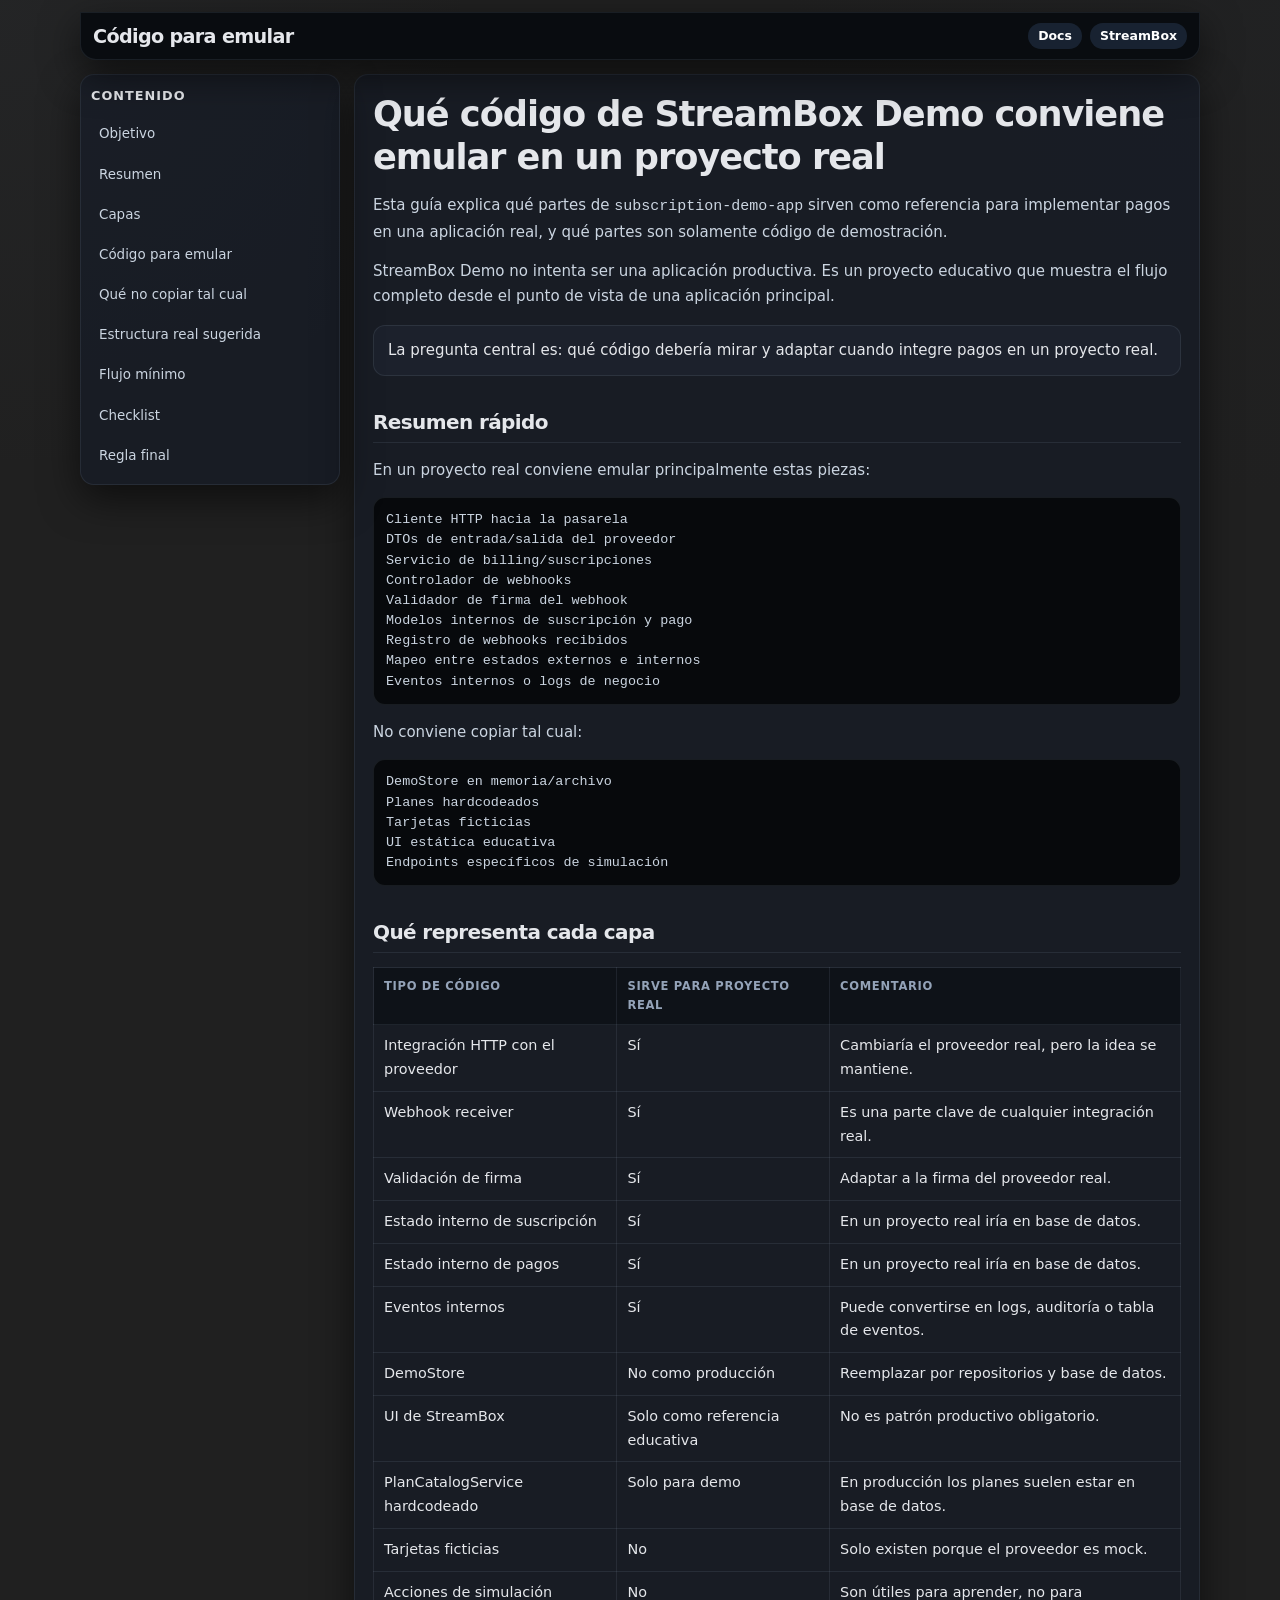
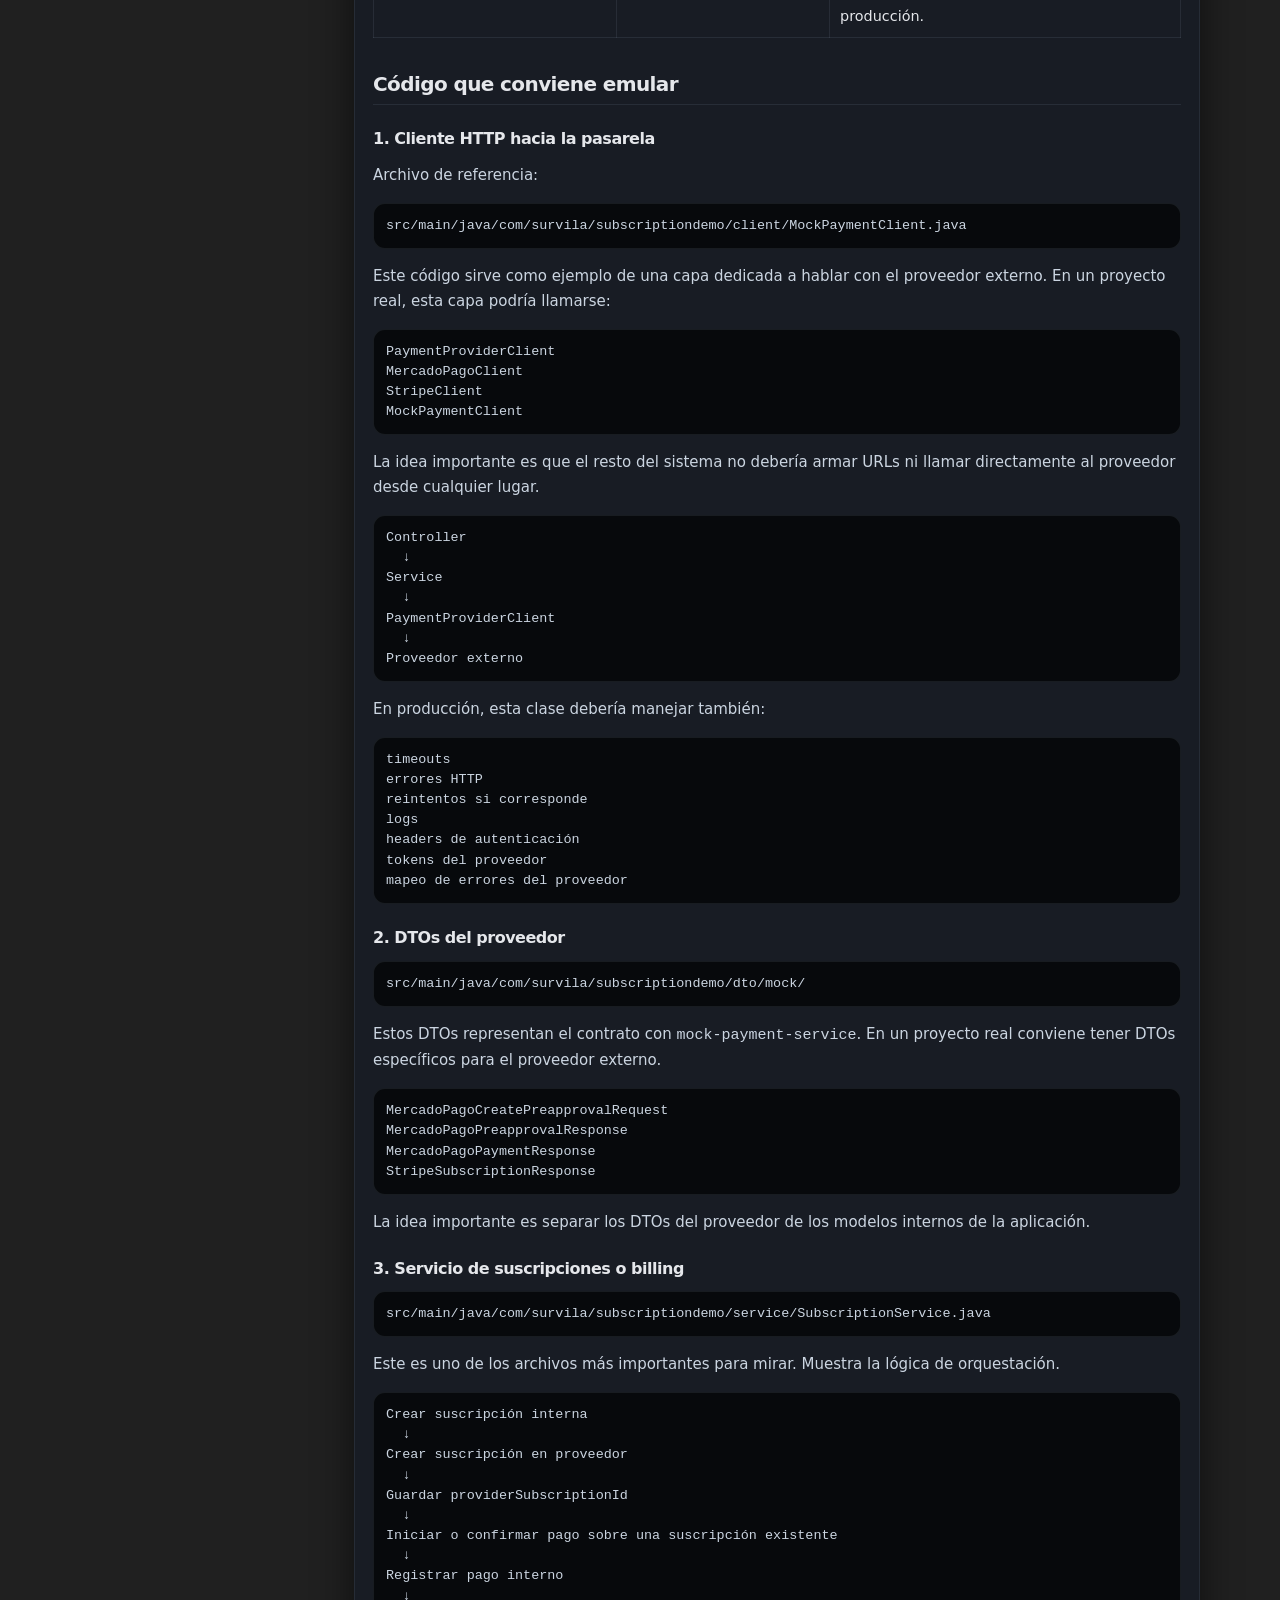
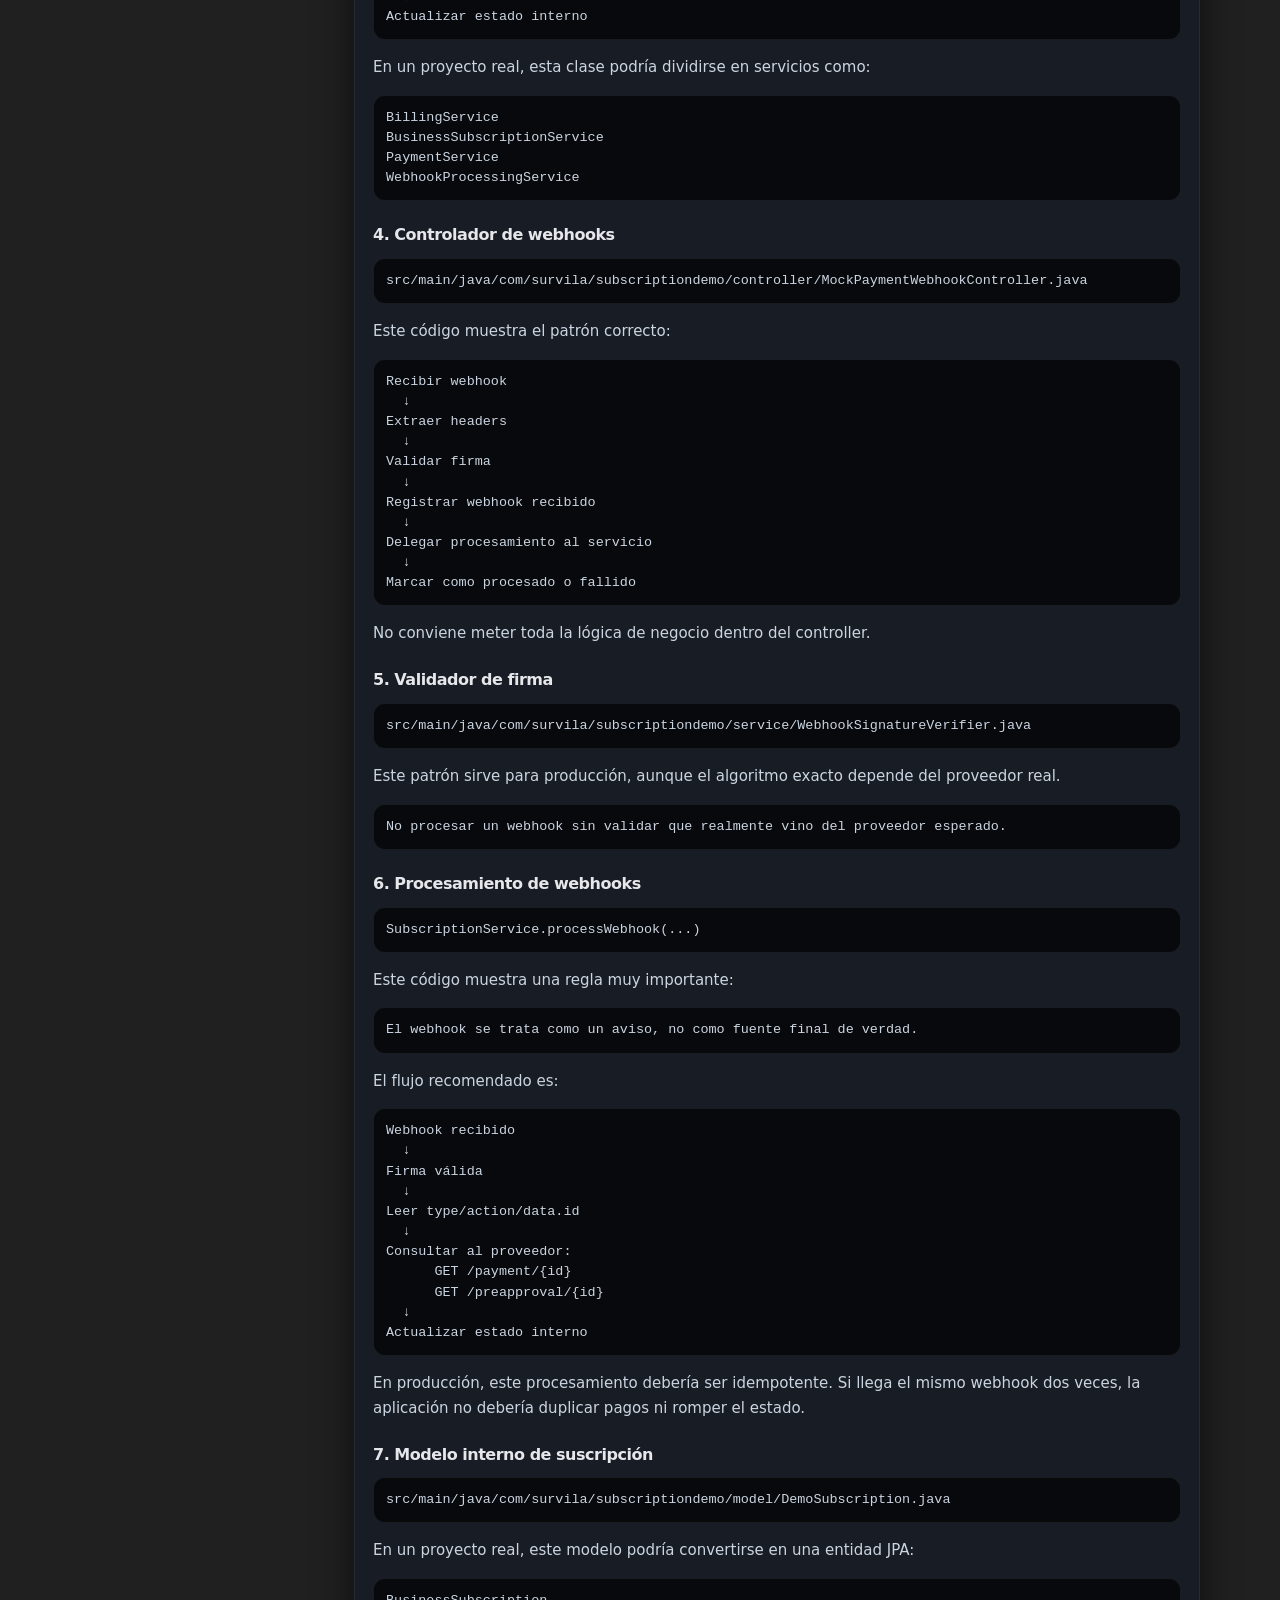
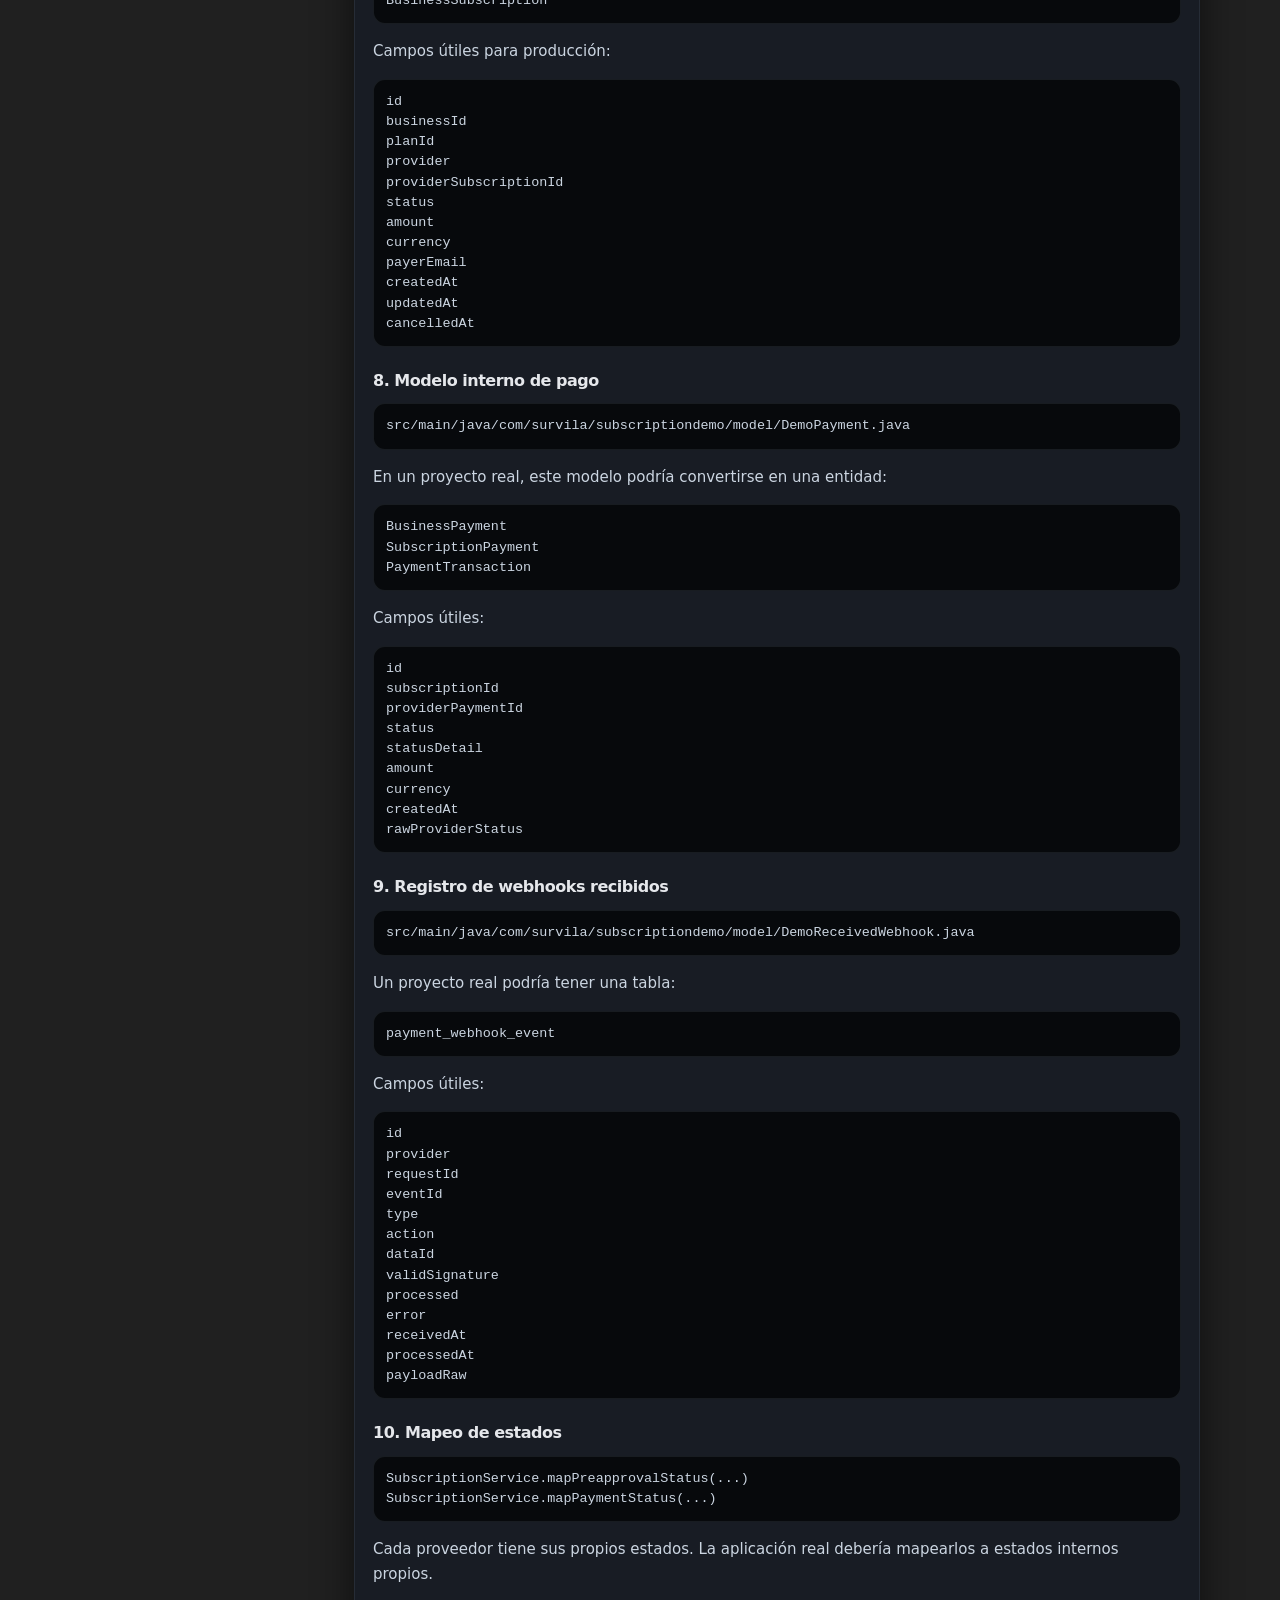
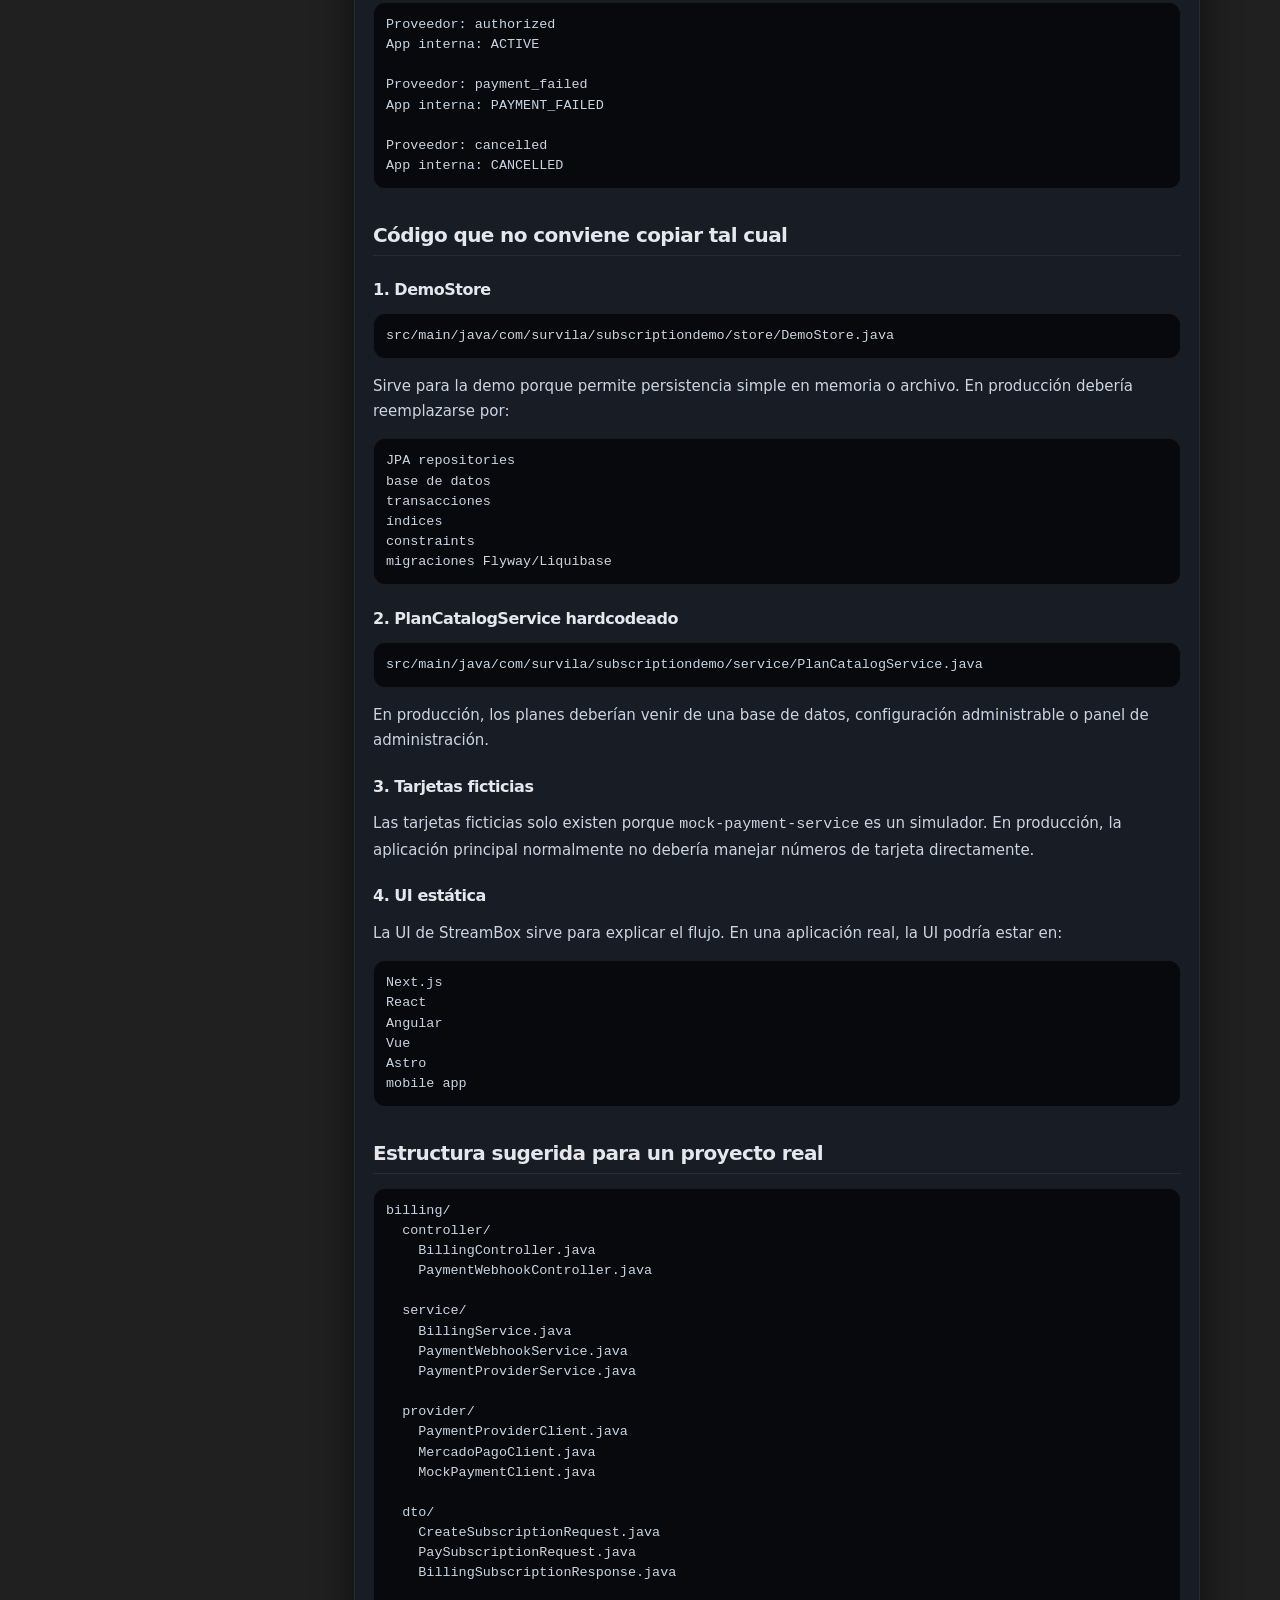
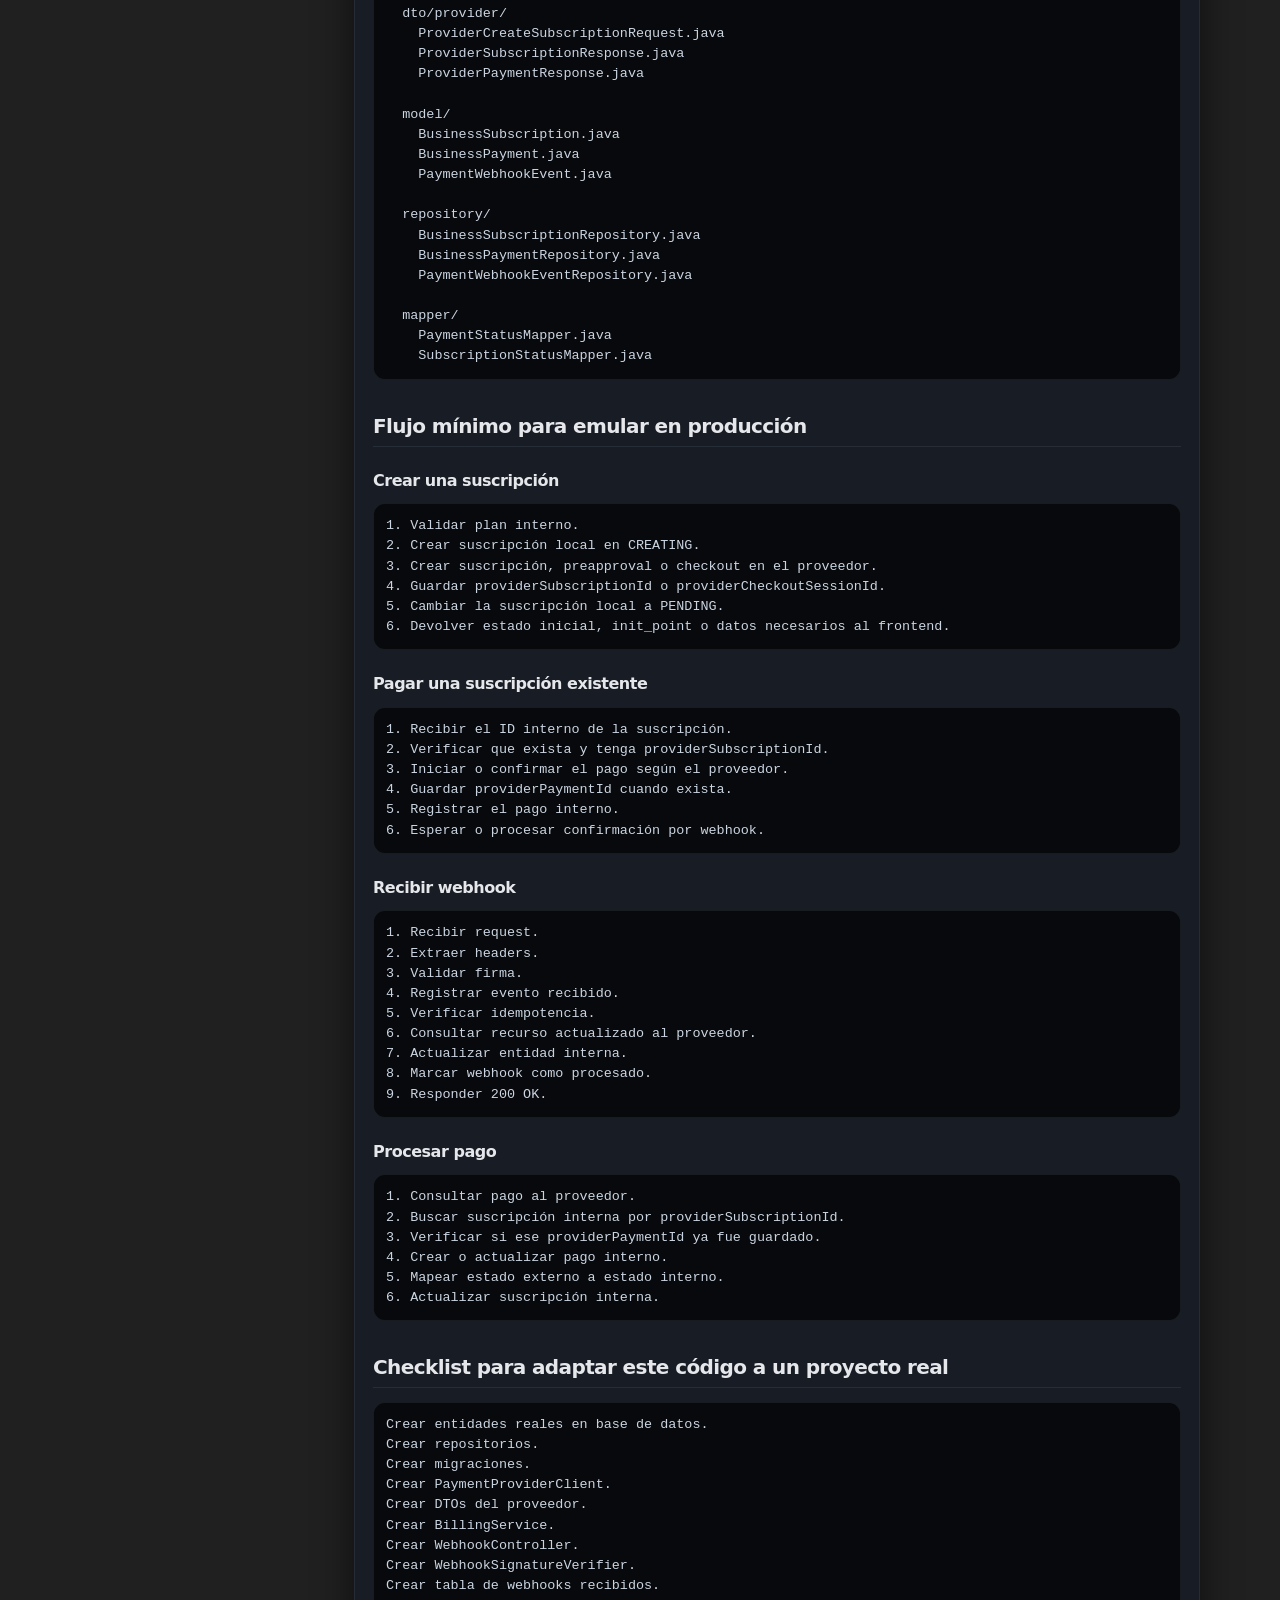
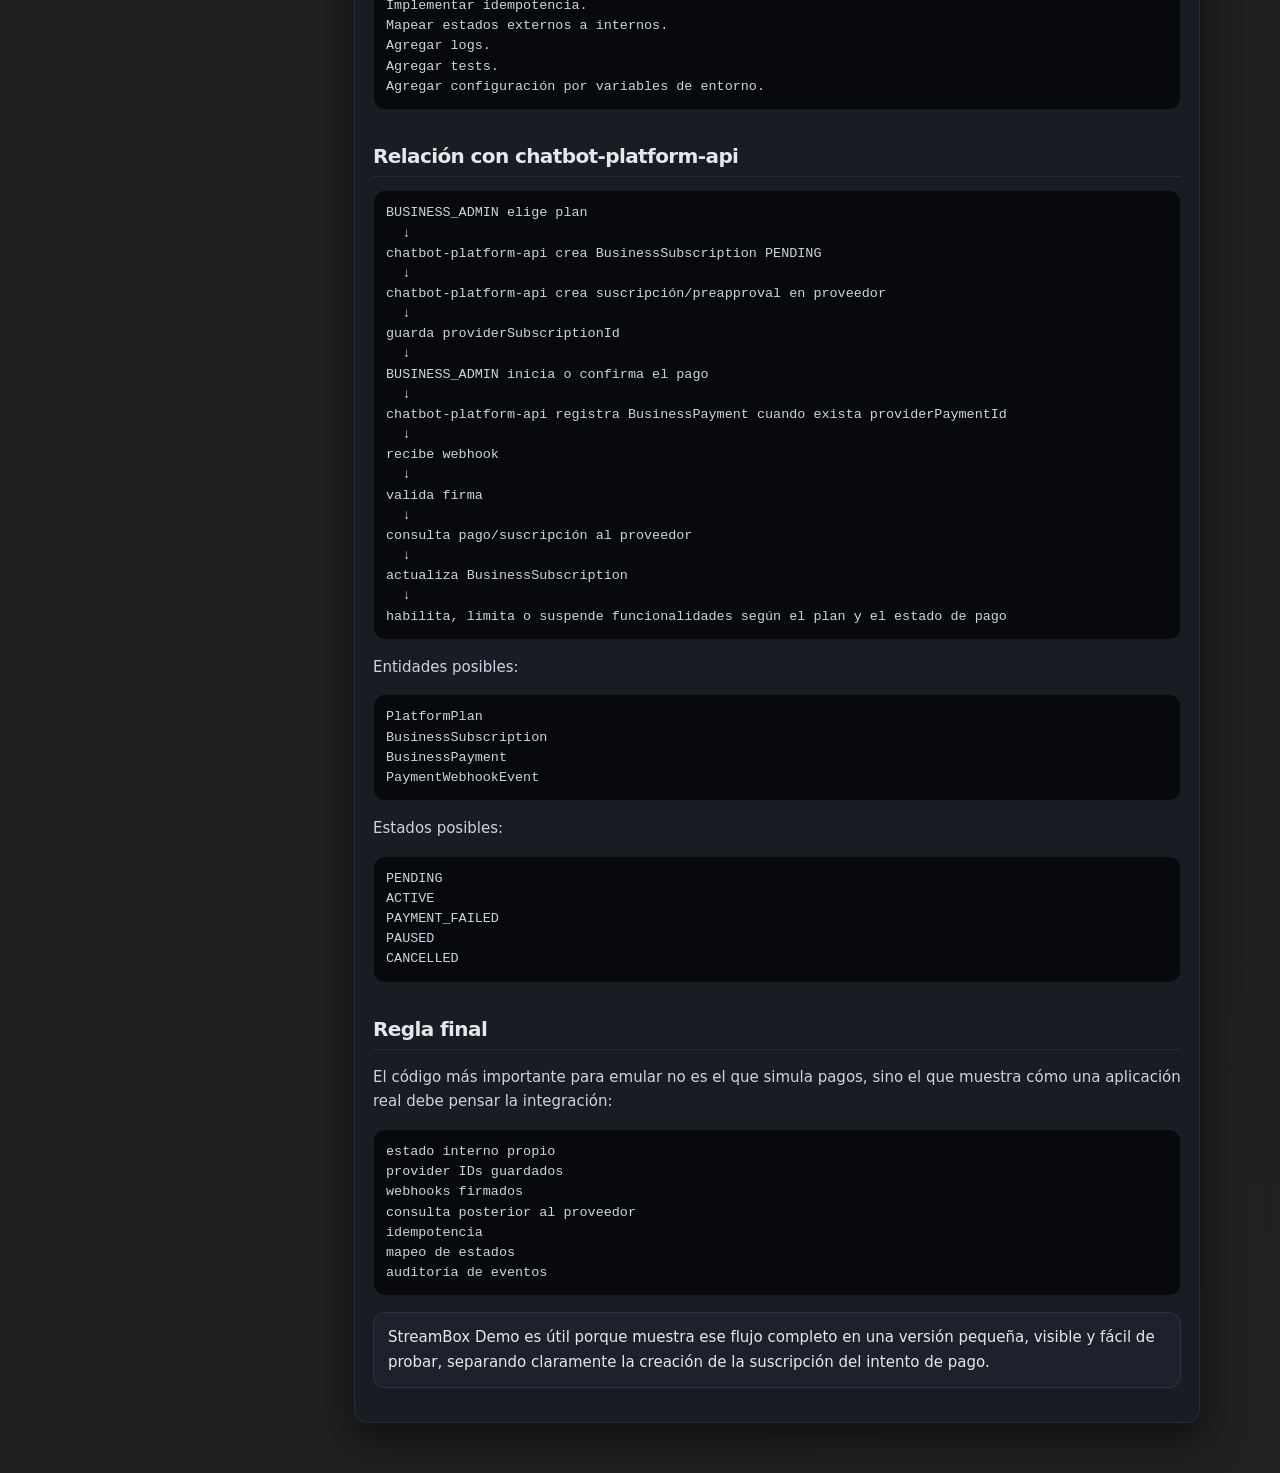
<file: src/main/resources/static/docs/code-to-emulate-in-real-project.html>
<!doctype html>
<html lang="es">
<head>
    <meta charset="UTF-8" />
    <meta name="viewport" content="width=device-width, initial-scale=1.0" />
    <title>Código para emular · StreamBox Demo</title>
    <link rel="stylesheet" href="./docs.css" />
</head>
<body>
<div class="docs-shell">
    <header class="docs-header">
        <div class="docs-brand">
            <h1>Código para emular</h1>
        </div>

        <nav class="docs-actions" aria-label="Acciones">
            <a class="docs-button" href="./index.html">Docs</a>
            <a class="docs-button" href="../index.html">StreamBox</a>
        </nav>
    </header>

    <div class="docs-layout">
        <aside class="docs-toc">
            <strong>Contenido</strong>
            <a href="#objetivo">Objetivo</a>
            <a href="#resumen">Resumen</a>
            <a href="#capas">Capas</a>
            <a href="#emular">Código para emular</a>
            <a href="#no-copiar">Qué no copiar tal cual</a>
            <a href="#estructura">Estructura real sugerida</a>
            <a href="#flujo">Flujo mínimo</a>
            <a href="#checklist">Checklist</a>
            <a href="#regla-final">Regla final</a>
        </aside>

        <main class="docs-content">
            <h1 id="objetivo">Qué código de StreamBox Demo conviene emular en un proyecto real</h1>

            <p>
                Esta guía explica qué partes de <code>subscription-demo-app</code> sirven como referencia
                para implementar pagos en una aplicación real, y qué partes son solamente código de demostración.
            </p>

            <p>
                StreamBox Demo no intenta ser una aplicación productiva. Es un proyecto educativo que muestra
                el flujo completo desde el punto de vista de una aplicación principal.
            </p>

            <div class="docs-callout">
                La pregunta central es: qué código debería mirar y adaptar cuando integre pagos en un proyecto real.
            </div>

            <h2 id="resumen">Resumen rápido</h2>

            <p>En un proyecto real conviene emular principalmente estas piezas:</p>

            <pre><code>Cliente HTTP hacia la pasarela
DTOs de entrada/salida del proveedor
Servicio de billing/suscripciones
Controlador de webhooks
Validador de firma del webhook
Modelos internos de suscripción y pago
Registro de webhooks recibidos
Mapeo entre estados externos e internos
Eventos internos o logs de negocio</code></pre>

            <p>No conviene copiar tal cual:</p>

            <pre><code>DemoStore en memoria/archivo
Planes hardcodeados
Tarjetas ficticias
UI estática educativa
Endpoints específicos de simulación</code></pre>

            <h2 id="capas">Qué representa cada capa</h2>

            <table>
                <thead>
                <tr>
                    <th>Tipo de código</th>
                    <th>Sirve para proyecto real</th>
                    <th>Comentario</th>
                </tr>
                </thead>
                <tbody>
                <tr>
                    <td>Integración HTTP con el proveedor</td>
                    <td>Sí</td>
                    <td>Cambiaría el proveedor real, pero la idea se mantiene.</td>
                </tr>
                <tr>
                    <td>Webhook receiver</td>
                    <td>Sí</td>
                    <td>Es una parte clave de cualquier integración real.</td>
                </tr>
                <tr>
                    <td>Validación de firma</td>
                    <td>Sí</td>
                    <td>Adaptar a la firma del proveedor real.</td>
                </tr>
                <tr>
                    <td>Estado interno de suscripción</td>
                    <td>Sí</td>
                    <td>En un proyecto real iría en base de datos.</td>
                </tr>
                <tr>
                    <td>Estado interno de pagos</td>
                    <td>Sí</td>
                    <td>En un proyecto real iría en base de datos.</td>
                </tr>
                <tr>
                    <td>Eventos internos</td>
                    <td>Sí</td>
                    <td>Puede convertirse en logs, auditoría o tabla de eventos.</td>
                </tr>
                <tr>
                    <td>DemoStore</td>
                    <td>No como producción</td>
                    <td>Reemplazar por repositorios y base de datos.</td>
                </tr>
                <tr>
                    <td>UI de StreamBox</td>
                    <td>Solo como referencia educativa</td>
                    <td>No es patrón productivo obligatorio.</td>
                </tr>
                <tr>
                    <td>PlanCatalogService hardcodeado</td>
                    <td>Solo para demo</td>
                    <td>En producción los planes suelen estar en base de datos.</td>
                </tr>
                <tr>
                    <td>Tarjetas ficticias</td>
                    <td>No</td>
                    <td>Solo existen porque el proveedor es mock.</td>
                </tr>
                <tr>
                    <td>Acciones de simulación</td>
                    <td>No</td>
                    <td>Son útiles para aprender, no para producción.</td>
                </tr>
                </tbody>
            </table>

            <h2 id="emular">Código que conviene emular</h2>

            <h3>1. Cliente HTTP hacia la pasarela</h3>

            <p>Archivo de referencia:</p>

            <pre><code>src/main/java/com/survila/subscriptiondemo/client/MockPaymentClient.java</code></pre>

            <p>
                Este código sirve como ejemplo de una capa dedicada a hablar con el proveedor externo.
                En un proyecto real, esta capa podría llamarse:
            </p>

            <pre><code>PaymentProviderClient
MercadoPagoClient
StripeClient
MockPaymentClient</code></pre>

            <p>
                La idea importante es que el resto del sistema no debería armar URLs ni llamar directamente
                al proveedor desde cualquier lugar.
            </p>

            <pre><code>Controller
  ↓
Service
  ↓
PaymentProviderClient
  ↓
Proveedor externo</code></pre>

            <p>En producción, esta clase debería manejar también:</p>

            <pre><code>timeouts
errores HTTP
reintentos si corresponde
logs
headers de autenticación
tokens del proveedor
mapeo de errores del proveedor</code></pre>

            <h3>2. DTOs del proveedor</h3>

            <pre><code>src/main/java/com/survila/subscriptiondemo/dto/mock/</code></pre>

            <p>
                Estos DTOs representan el contrato con <code>mock-payment-service</code>.
                En un proyecto real conviene tener DTOs específicos para el proveedor externo.
            </p>

            <pre><code>MercadoPagoCreatePreapprovalRequest
MercadoPagoPreapprovalResponse
MercadoPagoPaymentResponse
StripeSubscriptionResponse</code></pre>

            <p>
                La idea importante es separar los DTOs del proveedor de los modelos internos de la aplicación.
            </p>

            <h3>3. Servicio de suscripciones o billing</h3>

            <pre><code>src/main/java/com/survila/subscriptiondemo/service/SubscriptionService.java</code></pre>

            <p>
                Este es uno de los archivos más importantes para mirar. Muestra la lógica de orquestación.
            </p>

            <pre><code>Crear suscripción interna
  ↓
Crear suscripción en proveedor
  ↓
Guardar providerSubscriptionId
  ↓
Iniciar o confirmar pago sobre una suscripción existente
  ↓
Registrar pago interno
  ↓
Actualizar estado interno</code></pre>

            <p>
                En un proyecto real, esta clase podría dividirse en servicios como:
            </p>

            <pre><code>BillingService
BusinessSubscriptionService
PaymentService
WebhookProcessingService</code></pre>

            <h3>4. Controlador de webhooks</h3>

            <pre><code>src/main/java/com/survila/subscriptiondemo/controller/MockPaymentWebhookController.java</code></pre>

            <p>Este código muestra el patrón correcto:</p>

            <pre><code>Recibir webhook
  ↓
Extraer headers
  ↓
Validar firma
  ↓
Registrar webhook recibido
  ↓
Delegar procesamiento al servicio
  ↓
Marcar como procesado o fallido</code></pre>

            <p>
                No conviene meter toda la lógica de negocio dentro del controller.
            </p>

            <h3>5. Validador de firma</h3>

            <pre><code>src/main/java/com/survila/subscriptiondemo/service/WebhookSignatureVerifier.java</code></pre>

            <p>
                Este patrón sirve para producción, aunque el algoritmo exacto depende del proveedor real.
            </p>

            <pre><code>No procesar un webhook sin validar que realmente vino del proveedor esperado.</code></pre>

            <h3>6. Procesamiento de webhooks</h3>

            <pre><code>SubscriptionService.processWebhook(...)</code></pre>

            <p>Este código muestra una regla muy importante:</p>

            <pre><code>El webhook se trata como un aviso, no como fuente final de verdad.</code></pre>

            <p>El flujo recomendado es:</p>

            <pre><code>Webhook recibido
  ↓
Firma válida
  ↓
Leer type/action/data.id
  ↓
Consultar al proveedor:
      GET /payment/{id}
      GET /preapproval/{id}
  ↓
Actualizar estado interno</code></pre>

            <p>
                En producción, este procesamiento debería ser idempotente. Si llega el mismo webhook dos veces,
                la aplicación no debería duplicar pagos ni romper el estado.
            </p>

            <h3>7. Modelo interno de suscripción</h3>

            <pre><code>src/main/java/com/survila/subscriptiondemo/model/DemoSubscription.java</code></pre>

            <p>En un proyecto real, este modelo podría convertirse en una entidad JPA:</p>

            <pre><code>BusinessSubscription</code></pre>

            <p>Campos útiles para producción:</p>

            <pre><code>id
businessId
planId
provider
providerSubscriptionId
status
amount
currency
payerEmail
createdAt
updatedAt
cancelledAt</code></pre>

            <h3>8. Modelo interno de pago</h3>

            <pre><code>src/main/java/com/survila/subscriptiondemo/model/DemoPayment.java</code></pre>

            <p>En un proyecto real, este modelo podría convertirse en una entidad:</p>

            <pre><code>BusinessPayment
SubscriptionPayment
PaymentTransaction</code></pre>

            <p>Campos útiles:</p>

            <pre><code>id
subscriptionId
providerPaymentId
status
statusDetail
amount
currency
createdAt
rawProviderStatus</code></pre>

            <h3>9. Registro de webhooks recibidos</h3>

            <pre><code>src/main/java/com/survila/subscriptiondemo/model/DemoReceivedWebhook.java</code></pre>

            <p>Un proyecto real podría tener una tabla:</p>

            <pre><code>payment_webhook_event</code></pre>

            <p>Campos útiles:</p>

            <pre><code>id
provider
requestId
eventId
type
action
dataId
validSignature
processed
error
receivedAt
processedAt
payloadRaw</code></pre>

            <h3>10. Mapeo de estados</h3>

            <pre><code>SubscriptionService.mapPreapprovalStatus(...)
SubscriptionService.mapPaymentStatus(...)</code></pre>

            <p>
                Cada proveedor tiene sus propios estados. La aplicación real debería mapearlos a estados internos propios.
            </p>

            <pre><code>Proveedor: authorized
App interna: ACTIVE

Proveedor: payment_failed
App interna: PAYMENT_FAILED

Proveedor: cancelled
App interna: CANCELLED</code></pre>

            <h2 id="no-copiar">Código que no conviene copiar tal cual</h2>

            <h3>1. DemoStore</h3>

            <pre><code>src/main/java/com/survila/subscriptiondemo/store/DemoStore.java</code></pre>

            <p>
                Sirve para la demo porque permite persistencia simple en memoria o archivo.
                En producción debería reemplazarse por:
            </p>

            <pre><code>JPA repositories
base de datos
transacciones
índices
constraints
migraciones Flyway/Liquibase</code></pre>

            <h3>2. PlanCatalogService hardcodeado</h3>

            <pre><code>src/main/java/com/survila/subscriptiondemo/service/PlanCatalogService.java</code></pre>

            <p>
                En producción, los planes deberían venir de una base de datos, configuración administrable
                o panel de administración.
            </p>

            <h3>3. Tarjetas ficticias</h3>

            <p>
                Las tarjetas ficticias solo existen porque <code>mock-payment-service</code> es un simulador.
                En producción, la aplicación principal normalmente no debería manejar números de tarjeta directamente.
            </p>

            <h3>4. UI estática</h3>

            <p>
                La UI de StreamBox sirve para explicar el flujo. En una aplicación real, la UI podría estar en:
            </p>

            <pre><code>Next.js
React
Angular
Vue
Astro
mobile app</code></pre>

            <h2 id="estructura">Estructura sugerida para un proyecto real</h2>

            <pre><code>billing/
  controller/
    BillingController.java
    PaymentWebhookController.java

  service/
    BillingService.java
    PaymentWebhookService.java
    PaymentProviderService.java

  provider/
    PaymentProviderClient.java
    MercadoPagoClient.java
    MockPaymentClient.java

  dto/
    CreateSubscriptionRequest.java
    PaySubscriptionRequest.java
    BillingSubscriptionResponse.java

  dto/provider/
    ProviderCreateSubscriptionRequest.java
    ProviderSubscriptionResponse.java
    ProviderPaymentResponse.java

  model/
    BusinessSubscription.java
    BusinessPayment.java
    PaymentWebhookEvent.java

  repository/
    BusinessSubscriptionRepository.java
    BusinessPaymentRepository.java
    PaymentWebhookEventRepository.java

  mapper/
    PaymentStatusMapper.java
    SubscriptionStatusMapper.java</code></pre>

            <h2 id="flujo">Flujo mínimo para emular en producción</h2>

            <h3>Crear una suscripción</h3>

            <pre><code>1. Validar plan interno.
2. Crear suscripción local en CREATING.
3. Crear suscripción, preapproval o checkout en el proveedor.
4. Guardar providerSubscriptionId o providerCheckoutSessionId.
5. Cambiar la suscripción local a PENDING.
6. Devolver estado inicial, init_point o datos necesarios al frontend.</code></pre>

            <h3>Pagar una suscripción existente</h3>

            <pre><code>1. Recibir el ID interno de la suscripción.
2. Verificar que exista y tenga providerSubscriptionId.
3. Iniciar o confirmar el pago según el proveedor.
4. Guardar providerPaymentId cuando exista.
5. Registrar el pago interno.
6. Esperar o procesar confirmación por webhook.</code></pre>

            <h3>Recibir webhook</h3>

            <pre><code>1. Recibir request.
2. Extraer headers.
3. Validar firma.
4. Registrar evento recibido.
5. Verificar idempotencia.
6. Consultar recurso actualizado al proveedor.
7. Actualizar entidad interna.
8. Marcar webhook como procesado.
9. Responder 200 OK.</code></pre>

            <h3>Procesar pago</h3>

            <pre><code>1. Consultar pago al proveedor.
2. Buscar suscripción interna por providerSubscriptionId.
3. Verificar si ese providerPaymentId ya fue guardado.
4. Crear o actualizar pago interno.
5. Mapear estado externo a estado interno.
6. Actualizar suscripción interna.</code></pre>

            <h2 id="checklist">Checklist para adaptar este código a un proyecto real</h2>

            <pre><code>Crear entidades reales en base de datos.
Crear repositorios.
Crear migraciones.
Crear PaymentProviderClient.
Crear DTOs del proveedor.
Crear BillingService.
Crear WebhookController.
Crear WebhookSignatureVerifier.
Crear tabla de webhooks recibidos.
Implementar idempotencia.
Mapear estados externos a internos.
Agregar logs.
Agregar tests.
Agregar configuración por variables de entorno.</code></pre>

            <h2>Relación con chatbot-platform-api</h2>

            <pre><code>BUSINESS_ADMIN elige plan
  ↓
chatbot-platform-api crea BusinessSubscription PENDING
  ↓
chatbot-platform-api crea suscripción/preapproval en proveedor
  ↓
guarda providerSubscriptionId
  ↓
BUSINESS_ADMIN inicia o confirma el pago
  ↓
chatbot-platform-api registra BusinessPayment cuando exista providerPaymentId
  ↓
recibe webhook
  ↓
valida firma
  ↓
consulta pago/suscripción al proveedor
  ↓
actualiza BusinessSubscription
  ↓
habilita, limita o suspende funcionalidades según el plan y el estado de pago</code></pre>

            <p>Entidades posibles:</p>

            <pre><code>PlatformPlan
BusinessSubscription
BusinessPayment
PaymentWebhookEvent</code></pre>

            <p>Estados posibles:</p>

            <pre><code>PENDING
ACTIVE
PAYMENT_FAILED
PAUSED
CANCELLED</code></pre>

            <h2 id="regla-final">Regla final</h2>

            <p>
                El código más importante para emular no es el que simula pagos, sino el que muestra cómo una
                aplicación real debe pensar la integración:
            </p>

            <pre><code>estado interno propio
provider IDs guardados
webhooks firmados
consulta posterior al proveedor
idempotencia
mapeo de estados
auditoría de eventos</code></pre>

            <div class="docs-callout">
                StreamBox Demo es útil porque muestra ese flujo completo en una versión pequeña, visible y fácil de probar,
                separando claramente la creación de la suscripción del intento de pago.
            </div>
        </main>
    </div>
</div>
</body>
</html>
</file>
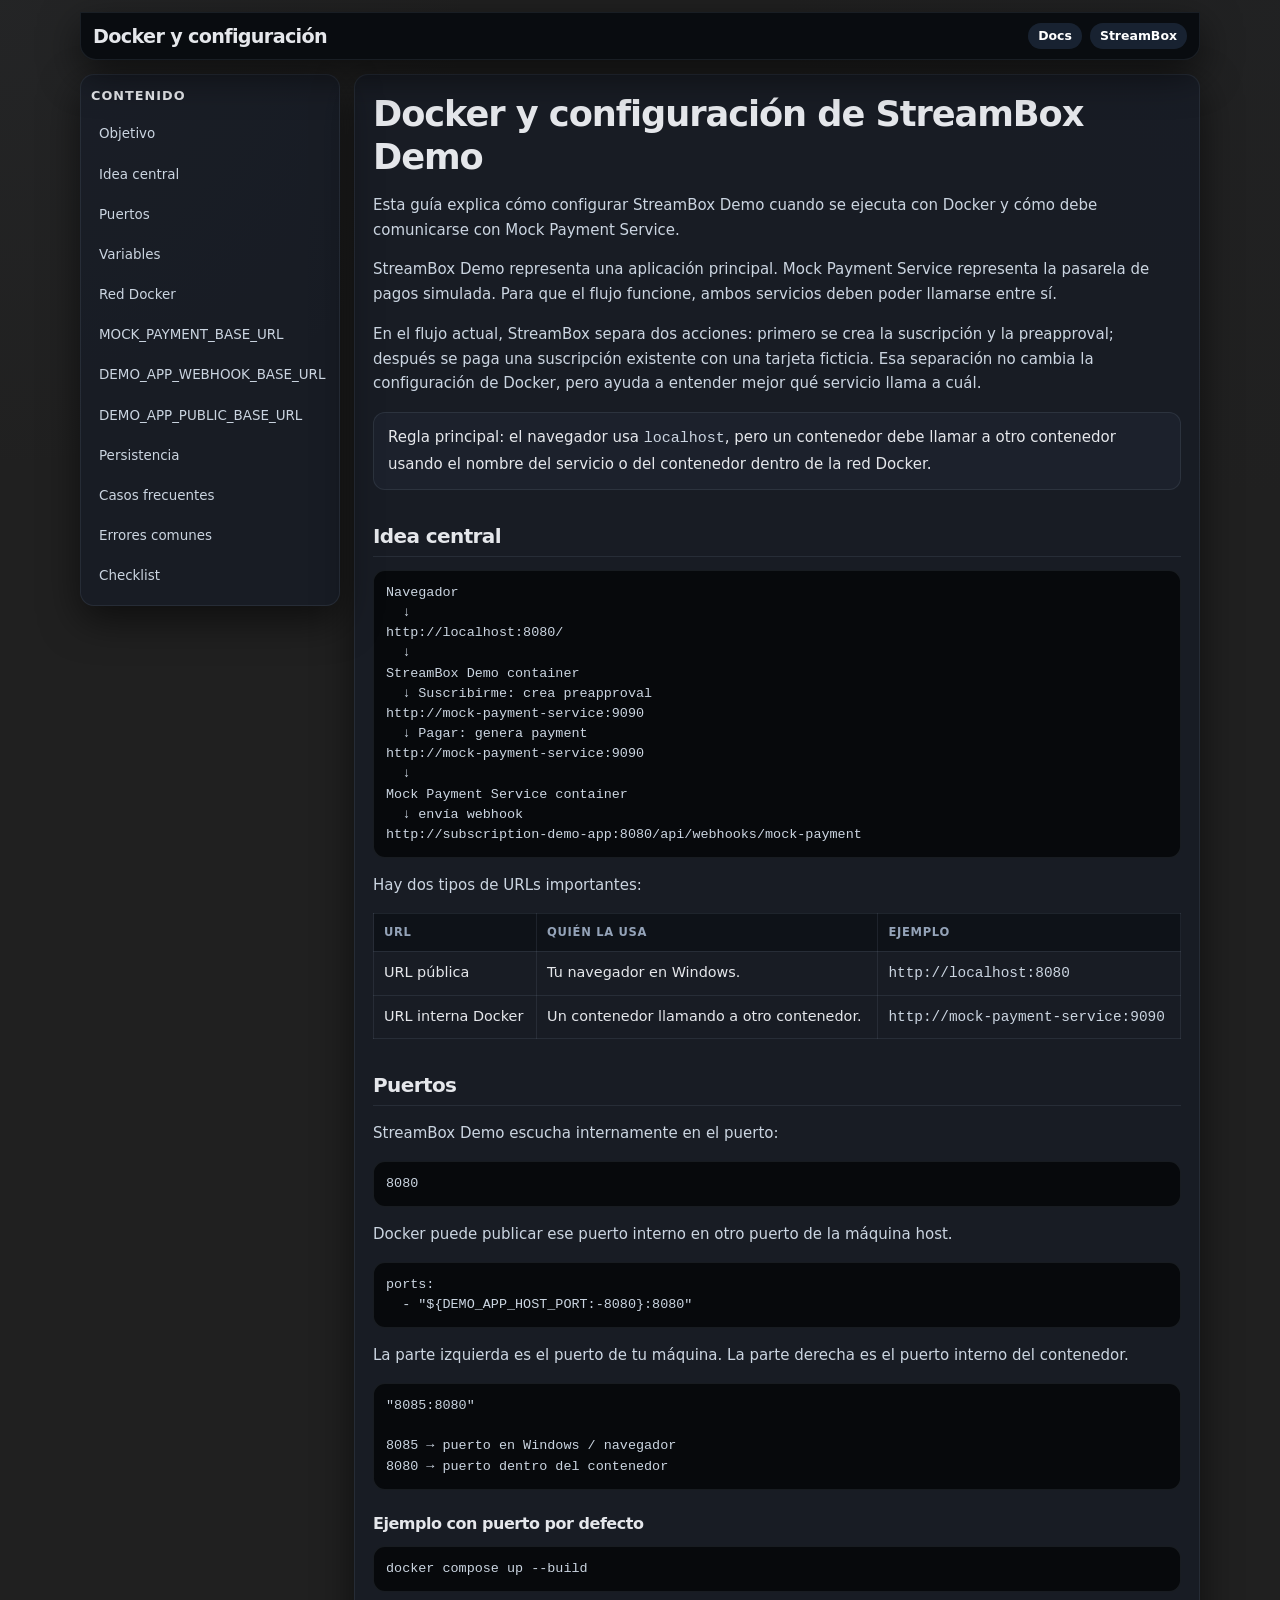
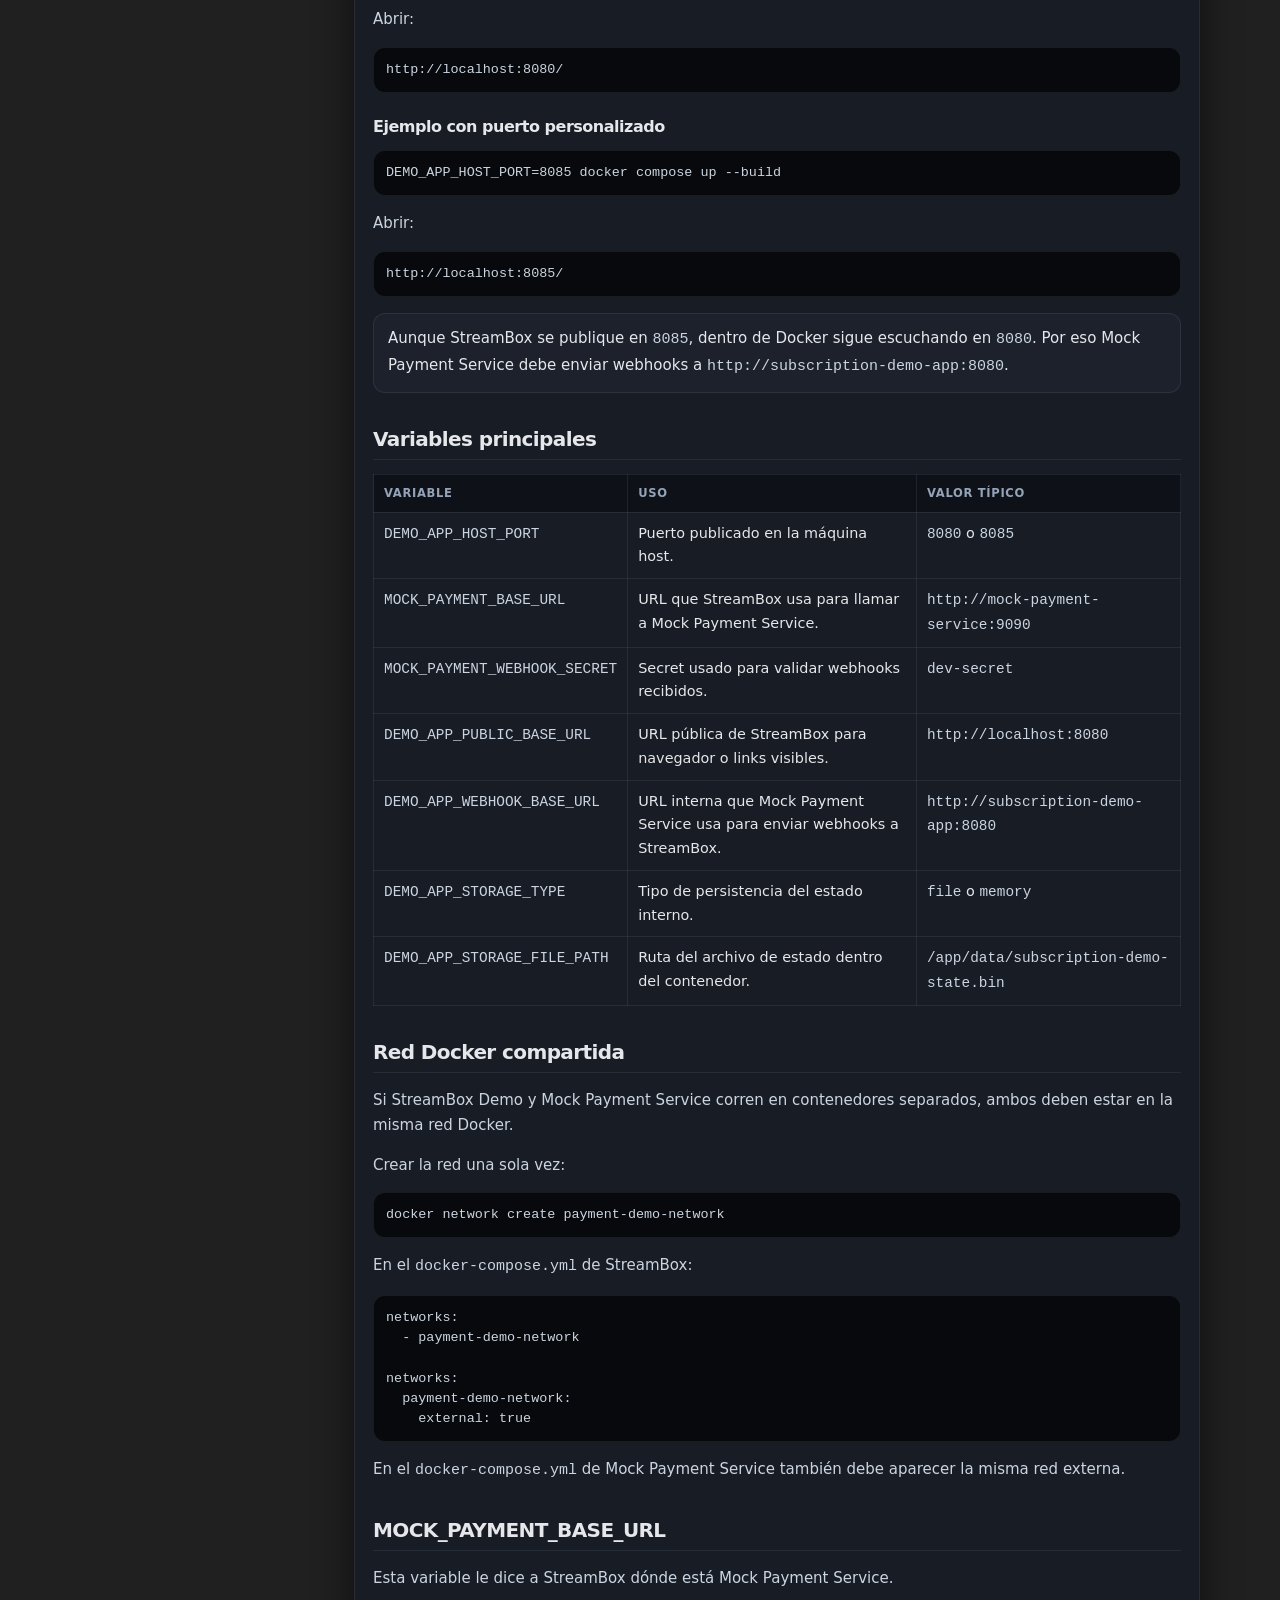
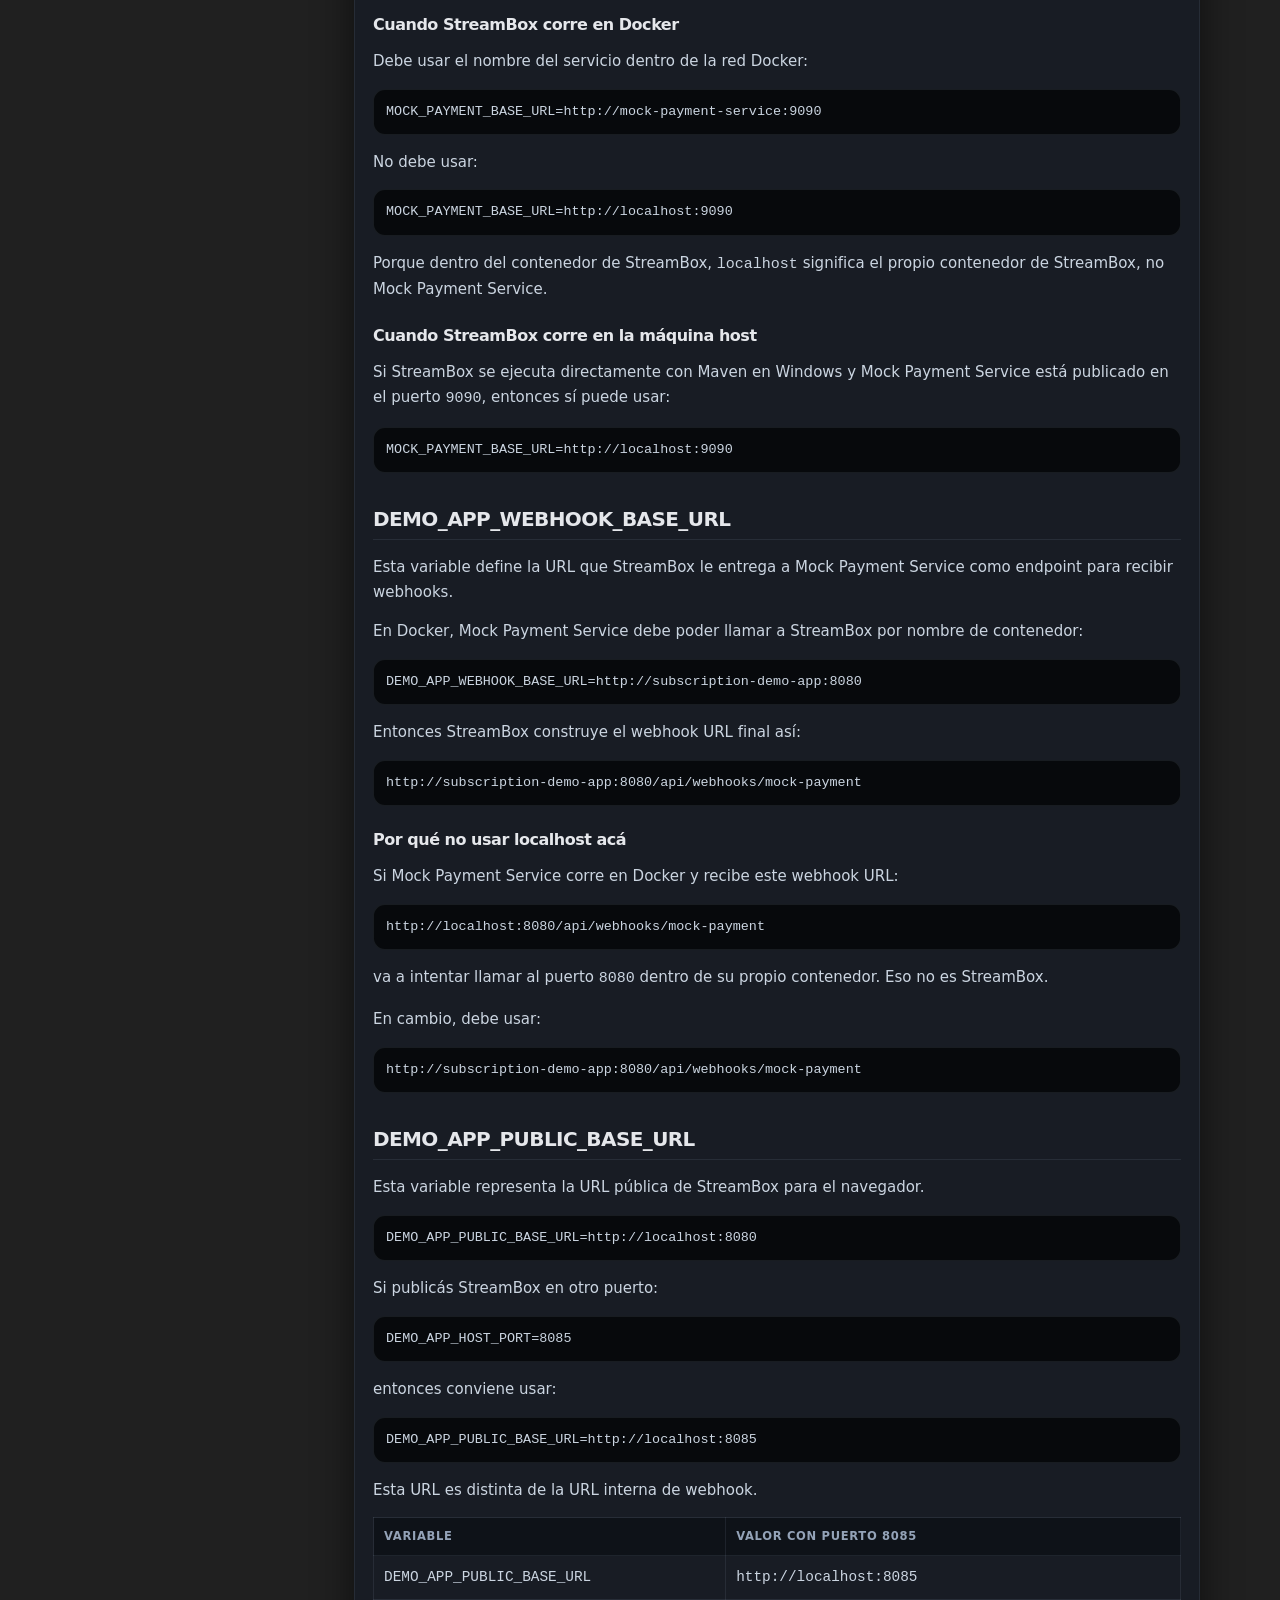
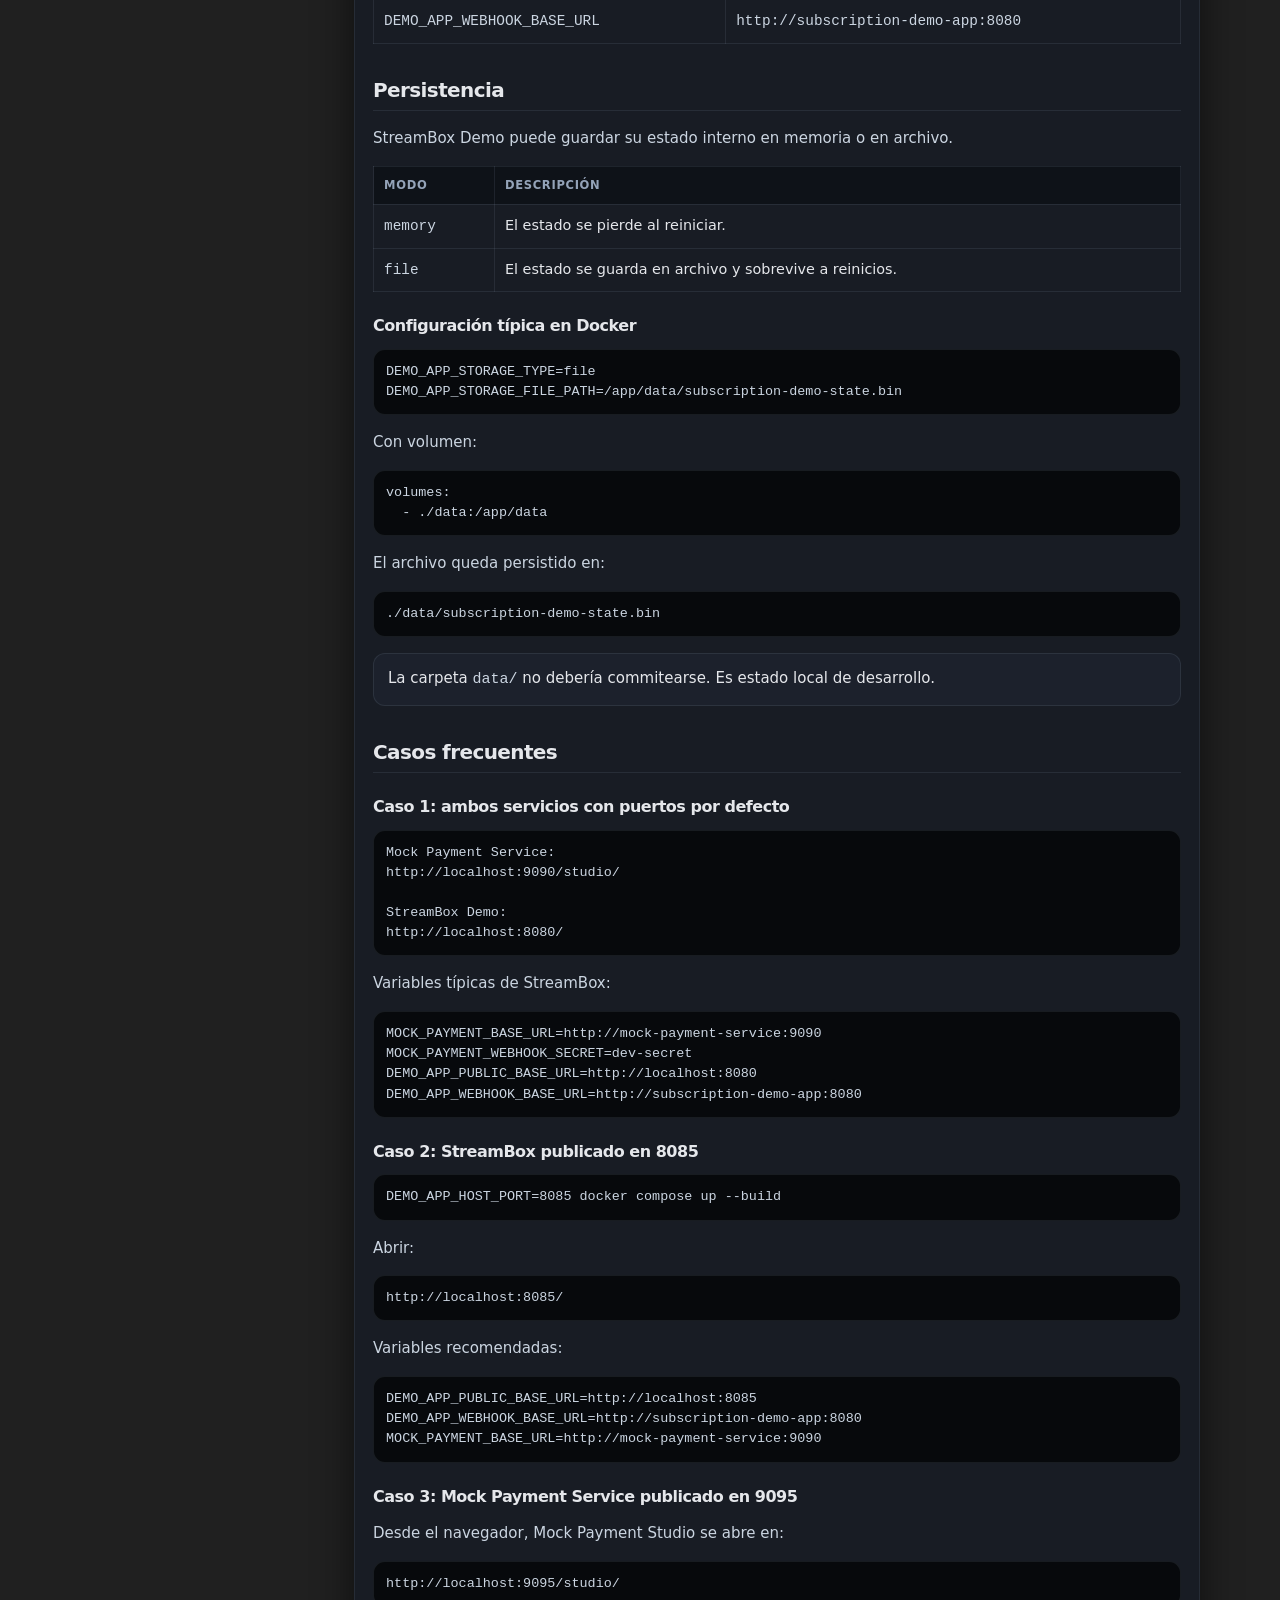
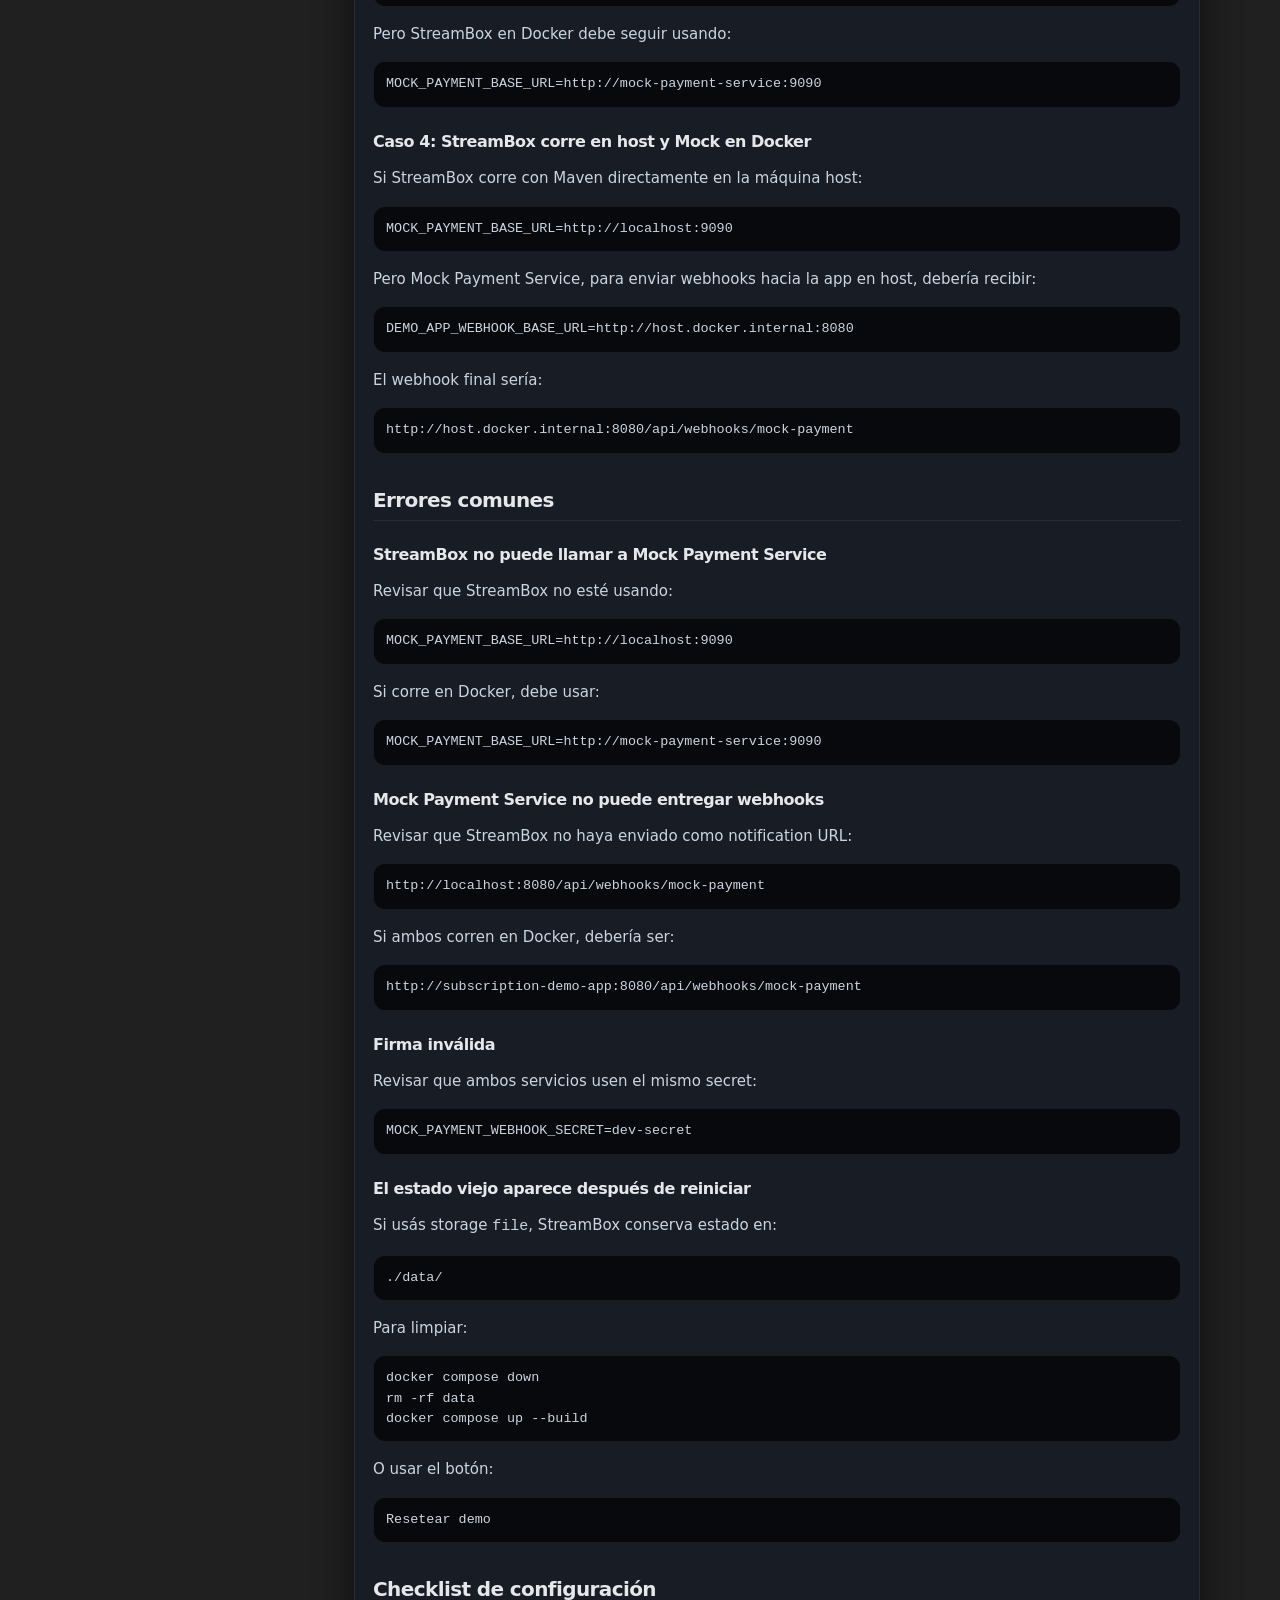
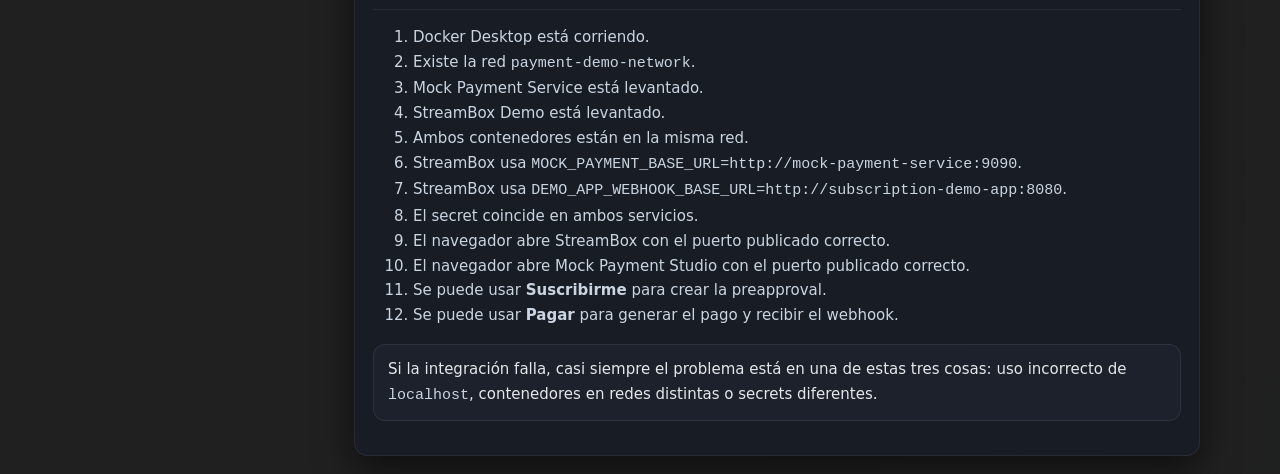
<file: src/main/resources/static/docs/docker-configuration.html>
<!doctype html>
<html lang="es">
<head>
    <meta charset="UTF-8" />
    <meta name="viewport" content="width=device-width, initial-scale=1.0" />
    <title>Docker y configuración · StreamBox Demo</title>
    <link rel="stylesheet" href="./docs.css" />
</head>
<body>
<div class="docs-shell">
    <header class="docs-header">
        <div class="docs-brand">
            <h1>Docker y configuración</h1>
        </div>

        <nav class="docs-actions" aria-label="Acciones">
            <a class="docs-button" href="./index.html">Docs</a>
            <a class="docs-button" href="../index.html">StreamBox</a>
        </nav>
    </header>

    <div class="docs-layout">
        <aside class="docs-toc">
            <strong>Contenido</strong>
            <a href="#objetivo">Objetivo</a>
            <a href="#idea-central">Idea central</a>
            <a href="#puertos">Puertos</a>
            <a href="#variables">Variables</a>
            <a href="#red">Red Docker</a>
            <a href="#mock-base-url">MOCK_PAYMENT_BASE_URL</a>
            <a href="#webhook-base-url">DEMO_APP_WEBHOOK_BASE_URL</a>
            <a href="#public-base-url">DEMO_APP_PUBLIC_BASE_URL</a>
            <a href="#storage">Persistencia</a>
            <a href="#casos">Casos frecuentes</a>
            <a href="#errores">Errores comunes</a>
            <a href="#checklist">Checklist</a>
        </aside>

        <main class="docs-content">
            <h1 id="objetivo">Docker y configuración de StreamBox Demo</h1>

            <p>
                Esta guía explica cómo configurar StreamBox Demo cuando se ejecuta con Docker
                y cómo debe comunicarse con Mock Payment Service.
            </p>

            <p>
                StreamBox Demo representa una aplicación principal. Mock Payment Service representa
                la pasarela de pagos simulada. Para que el flujo funcione, ambos servicios deben poder
                llamarse entre sí.
            </p>

            <p>
                En el flujo actual, StreamBox separa dos acciones: primero se crea la suscripción
                y la preapproval; después se paga una suscripción existente con una tarjeta ficticia.
                Esa separación no cambia la configuración de Docker, pero ayuda a entender mejor qué
                servicio llama a cuál.
            </p>

            <div class="docs-callout">
                Regla principal: el navegador usa <code>localhost</code>, pero un contenedor debe llamar
                a otro contenedor usando el nombre del servicio o del contenedor dentro de la red Docker.
            </div>

            <h2 id="idea-central">Idea central</h2>

            <pre><code>Navegador
  ↓
http://localhost:8080/
  ↓
StreamBox Demo container
  ↓ Suscribirme: crea preapproval
http://mock-payment-service:9090
  ↓ Pagar: genera payment
http://mock-payment-service:9090
  ↓
Mock Payment Service container
  ↓ envía webhook
http://subscription-demo-app:8080/api/webhooks/mock-payment</code></pre>

            <p>
                Hay dos tipos de URLs importantes:
            </p>

            <table>
                <thead>
                <tr>
                    <th>URL</th>
                    <th>Quién la usa</th>
                    <th>Ejemplo</th>
                </tr>
                </thead>
                <tbody>
                <tr>
                    <td>URL pública</td>
                    <td>Tu navegador en Windows.</td>
                    <td><code>http://localhost:8080</code></td>
                </tr>
                <tr>
                    <td>URL interna Docker</td>
                    <td>Un contenedor llamando a otro contenedor.</td>
                    <td><code>http://mock-payment-service:9090</code></td>
                </tr>
                </tbody>
            </table>

            <h2 id="puertos">Puertos</h2>

            <p>
                StreamBox Demo escucha internamente en el puerto:
            </p>

            <pre><code>8080</code></pre>

            <p>
                Docker puede publicar ese puerto interno en otro puerto de la máquina host.
            </p>

            <pre><code>ports:
  - "${DEMO_APP_HOST_PORT:-8080}:8080"</code></pre>

            <p>
                La parte izquierda es el puerto de tu máquina. La parte derecha es el puerto interno del contenedor.
            </p>

            <pre><code>"8085:8080"

8085 → puerto en Windows / navegador
8080 → puerto dentro del contenedor</code></pre>

            <h3>Ejemplo con puerto por defecto</h3>

            <pre><code>docker compose up --build</code></pre>

            <p>Abrir:</p>

            <pre><code>http://localhost:8080/</code></pre>

            <h3>Ejemplo con puerto personalizado</h3>

            <pre><code>DEMO_APP_HOST_PORT=8085 docker compose up --build</code></pre>

            <p>Abrir:</p>

            <pre><code>http://localhost:8085/</code></pre>

            <div class="docs-callout">
                Aunque StreamBox se publique en <code>8085</code>, dentro de Docker sigue escuchando
                en <code>8080</code>. Por eso Mock Payment Service debe enviar webhooks a
                <code>http://subscription-demo-app:8080</code>.
            </div>

            <h2 id="variables">Variables principales</h2>

            <table>
                <thead>
                <tr>
                    <th>Variable</th>
                    <th>Uso</th>
                    <th>Valor típico</th>
                </tr>
                </thead>
                <tbody>
                <tr>
                    <td><code>DEMO_APP_HOST_PORT</code></td>
                    <td>Puerto publicado en la máquina host.</td>
                    <td><code>8080</code> o <code>8085</code></td>
                </tr>
                <tr>
                    <td><code>MOCK_PAYMENT_BASE_URL</code></td>
                    <td>URL que StreamBox usa para llamar a Mock Payment Service.</td>
                    <td><code>http://mock-payment-service:9090</code></td>
                </tr>
                <tr>
                    <td><code>MOCK_PAYMENT_WEBHOOK_SECRET</code></td>
                    <td>Secret usado para validar webhooks recibidos.</td>
                    <td><code>dev-secret</code></td>
                </tr>
                <tr>
                    <td><code>DEMO_APP_PUBLIC_BASE_URL</code></td>
                    <td>URL pública de StreamBox para navegador o links visibles.</td>
                    <td><code>http://localhost:8080</code></td>
                </tr>
                <tr>
                    <td><code>DEMO_APP_WEBHOOK_BASE_URL</code></td>
                    <td>URL interna que Mock Payment Service usa para enviar webhooks a StreamBox.</td>
                    <td><code>http://subscription-demo-app:8080</code></td>
                </tr>
                <tr>
                    <td><code>DEMO_APP_STORAGE_TYPE</code></td>
                    <td>Tipo de persistencia del estado interno.</td>
                    <td><code>file</code> o <code>memory</code></td>
                </tr>
                <tr>
                    <td><code>DEMO_APP_STORAGE_FILE_PATH</code></td>
                    <td>Ruta del archivo de estado dentro del contenedor.</td>
                    <td><code>/app/data/subscription-demo-state.bin</code></td>
                </tr>
                </tbody>
            </table>

            <h2 id="red">Red Docker compartida</h2>

            <p>
                Si StreamBox Demo y Mock Payment Service corren en contenedores separados,
                ambos deben estar en la misma red Docker.
            </p>

            <p>
                Crear la red una sola vez:
            </p>

            <pre><code>docker network create payment-demo-network</code></pre>

            <p>
                En el <code>docker-compose.yml</code> de StreamBox:
            </p>

            <pre><code>networks:
  - payment-demo-network

networks:
  payment-demo-network:
    external: true</code></pre>

            <p>
                En el <code>docker-compose.yml</code> de Mock Payment Service también debe aparecer
                la misma red externa.
            </p>

            <h2 id="mock-base-url">MOCK_PAYMENT_BASE_URL</h2>

            <p>
                Esta variable le dice a StreamBox dónde está Mock Payment Service.
            </p>

            <h3>Cuando StreamBox corre en Docker</h3>

            <p>
                Debe usar el nombre del servicio dentro de la red Docker:
            </p>

            <pre><code>MOCK_PAYMENT_BASE_URL=http://mock-payment-service:9090</code></pre>

            <p>
                No debe usar:
            </p>

            <pre><code>MOCK_PAYMENT_BASE_URL=http://localhost:9090</code></pre>

            <p>
                Porque dentro del contenedor de StreamBox, <code>localhost</code> significa el propio
                contenedor de StreamBox, no Mock Payment Service.
            </p>

            <h3>Cuando StreamBox corre en la máquina host</h3>

            <p>
                Si StreamBox se ejecuta directamente con Maven en Windows y Mock Payment Service está
                publicado en el puerto <code>9090</code>, entonces sí puede usar:
            </p>

            <pre><code>MOCK_PAYMENT_BASE_URL=http://localhost:9090</code></pre>

            <h2 id="webhook-base-url">DEMO_APP_WEBHOOK_BASE_URL</h2>

            <p>
                Esta variable define la URL que StreamBox le entrega a Mock Payment Service como
                endpoint para recibir webhooks.
            </p>

            <p>
                En Docker, Mock Payment Service debe poder llamar a StreamBox por nombre de contenedor:
            </p>

            <pre><code>DEMO_APP_WEBHOOK_BASE_URL=http://subscription-demo-app:8080</code></pre>

            <p>
                Entonces StreamBox construye el webhook URL final así:
            </p>

            <pre><code>http://subscription-demo-app:8080/api/webhooks/mock-payment</code></pre>

            <h3>Por qué no usar localhost acá</h3>

            <p>
                Si Mock Payment Service corre en Docker y recibe este webhook URL:
            </p>

            <pre><code>http://localhost:8080/api/webhooks/mock-payment</code></pre>

            <p>
                va a intentar llamar al puerto <code>8080</code> dentro de su propio contenedor.
                Eso no es StreamBox.
            </p>

            <p>
                En cambio, debe usar:
            </p>

            <pre><code>http://subscription-demo-app:8080/api/webhooks/mock-payment</code></pre>

            <h2 id="public-base-url">DEMO_APP_PUBLIC_BASE_URL</h2>

            <p>
                Esta variable representa la URL pública de StreamBox para el navegador.
            </p>

            <pre><code>DEMO_APP_PUBLIC_BASE_URL=http://localhost:8080</code></pre>

            <p>
                Si publicás StreamBox en otro puerto:
            </p>

            <pre><code>DEMO_APP_HOST_PORT=8085</code></pre>

            <p>
                entonces conviene usar:
            </p>

            <pre><code>DEMO_APP_PUBLIC_BASE_URL=http://localhost:8085</code></pre>

            <p>
                Esta URL es distinta de la URL interna de webhook.
            </p>

            <table>
                <thead>
                <tr>
                    <th>Variable</th>
                    <th>Valor con puerto 8085</th>
                </tr>
                </thead>
                <tbody>
                <tr>
                    <td><code>DEMO_APP_PUBLIC_BASE_URL</code></td>
                    <td><code>http://localhost:8085</code></td>
                </tr>
                <tr>
                    <td><code>DEMO_APP_WEBHOOK_BASE_URL</code></td>
                    <td><code>http://subscription-demo-app:8080</code></td>
                </tr>
                </tbody>
            </table>

            <h2 id="storage">Persistencia</h2>

            <p>
                StreamBox Demo puede guardar su estado interno en memoria o en archivo.
            </p>

            <table>
                <thead>
                <tr>
                    <th>Modo</th>
                    <th>Descripción</th>
                </tr>
                </thead>
                <tbody>
                <tr>
                    <td><code>memory</code></td>
                    <td>El estado se pierde al reiniciar.</td>
                </tr>
                <tr>
                    <td><code>file</code></td>
                    <td>El estado se guarda en archivo y sobrevive a reinicios.</td>
                </tr>
                </tbody>
            </table>

            <h3>Configuración típica en Docker</h3>

            <pre><code>DEMO_APP_STORAGE_TYPE=file
DEMO_APP_STORAGE_FILE_PATH=/app/data/subscription-demo-state.bin</code></pre>

            <p>
                Con volumen:
            </p>

            <pre><code>volumes:
  - ./data:/app/data</code></pre>

            <p>
                El archivo queda persistido en:
            </p>

            <pre><code>./data/subscription-demo-state.bin</code></pre>

            <div class="docs-callout">
                La carpeta <code>data/</code> no debería commitearse. Es estado local de desarrollo.
            </div>

            <h2 id="casos">Casos frecuentes</h2>

            <h3>Caso 1: ambos servicios con puertos por defecto</h3>

            <pre><code>Mock Payment Service:
http://localhost:9090/studio/

StreamBox Demo:
http://localhost:8080/</code></pre>

            <p>Variables típicas de StreamBox:</p>

            <pre><code>MOCK_PAYMENT_BASE_URL=http://mock-payment-service:9090
MOCK_PAYMENT_WEBHOOK_SECRET=dev-secret
DEMO_APP_PUBLIC_BASE_URL=http://localhost:8080
DEMO_APP_WEBHOOK_BASE_URL=http://subscription-demo-app:8080</code></pre>

            <h3>Caso 2: StreamBox publicado en 8085</h3>

            <pre><code>DEMO_APP_HOST_PORT=8085 docker compose up --build</code></pre>

            <p>Abrir:</p>

            <pre><code>http://localhost:8085/</code></pre>

            <p>Variables recomendadas:</p>

            <pre><code>DEMO_APP_PUBLIC_BASE_URL=http://localhost:8085
DEMO_APP_WEBHOOK_BASE_URL=http://subscription-demo-app:8080
MOCK_PAYMENT_BASE_URL=http://mock-payment-service:9090</code></pre>

            <h3>Caso 3: Mock Payment Service publicado en 9095</h3>

            <p>
                Desde el navegador, Mock Payment Studio se abre en:
            </p>

            <pre><code>http://localhost:9095/studio/</code></pre>

            <p>
                Pero StreamBox en Docker debe seguir usando:
            </p>

            <pre><code>MOCK_PAYMENT_BASE_URL=http://mock-payment-service:9090</code></pre>

            <h3>Caso 4: StreamBox corre en host y Mock en Docker</h3>

            <p>
                Si StreamBox corre con Maven directamente en la máquina host:
            </p>

            <pre><code>MOCK_PAYMENT_BASE_URL=http://localhost:9090</code></pre>

            <p>
                Pero Mock Payment Service, para enviar webhooks hacia la app en host, debería recibir:
            </p>

            <pre><code>DEMO_APP_WEBHOOK_BASE_URL=http://host.docker.internal:8080</code></pre>

            <p>
                El webhook final sería:
            </p>

            <pre><code>http://host.docker.internal:8080/api/webhooks/mock-payment</code></pre>

            <h2 id="errores">Errores comunes</h2>

            <h3>StreamBox no puede llamar a Mock Payment Service</h3>

            <p>Revisar que StreamBox no esté usando:</p>

            <pre><code>MOCK_PAYMENT_BASE_URL=http://localhost:9090</code></pre>

            <p>Si corre en Docker, debe usar:</p>

            <pre><code>MOCK_PAYMENT_BASE_URL=http://mock-payment-service:9090</code></pre>

            <h3>Mock Payment Service no puede entregar webhooks</h3>

            <p>Revisar que StreamBox no haya enviado como notification URL:</p>

            <pre><code>http://localhost:8080/api/webhooks/mock-payment</code></pre>

            <p>Si ambos corren en Docker, debería ser:</p>

            <pre><code>http://subscription-demo-app:8080/api/webhooks/mock-payment</code></pre>

            <h3>Firma inválida</h3>

            <p>
                Revisar que ambos servicios usen el mismo secret:
            </p>

            <pre><code>MOCK_PAYMENT_WEBHOOK_SECRET=dev-secret</code></pre>

            <h3>El estado viejo aparece después de reiniciar</h3>

            <p>
                Si usás storage <code>file</code>, StreamBox conserva estado en:
            </p>

            <pre><code>./data/</code></pre>

            <p>
                Para limpiar:
            </p>

            <pre><code>docker compose down
rm -rf data
docker compose up --build</code></pre>

            <p>
                O usar el botón:
            </p>

            <pre><code>Resetear demo</code></pre>

            <h2 id="checklist">Checklist de configuración</h2>

            <ol>
                <li>Docker Desktop está corriendo.</li>
                <li>Existe la red <code>payment-demo-network</code>.</li>
                <li>Mock Payment Service está levantado.</li>
                <li>StreamBox Demo está levantado.</li>
                <li>Ambos contenedores están en la misma red.</li>
                <li>StreamBox usa <code>MOCK_PAYMENT_BASE_URL=http://mock-payment-service:9090</code>.</li>
                <li>StreamBox usa <code>DEMO_APP_WEBHOOK_BASE_URL=http://subscription-demo-app:8080</code>.</li>
                <li>El secret coincide en ambos servicios.</li>
                <li>El navegador abre StreamBox con el puerto publicado correcto.</li>
                <li>El navegador abre Mock Payment Studio con el puerto publicado correcto.</li>
                <li>Se puede usar <strong>Suscribirme</strong> para crear la preapproval.</li>
                <li>Se puede usar <strong>Pagar</strong> para generar el pago y recibir el webhook.</li>
            </ol>

            <div class="docs-callout">
                Si la integración falla, casi siempre el problema está en una de estas tres cosas:
                uso incorrecto de <code>localhost</code>, contenedores en redes distintas o secrets diferentes.
            </div>
        </main>
    </div>
</div>
</body>
</html>
</file>
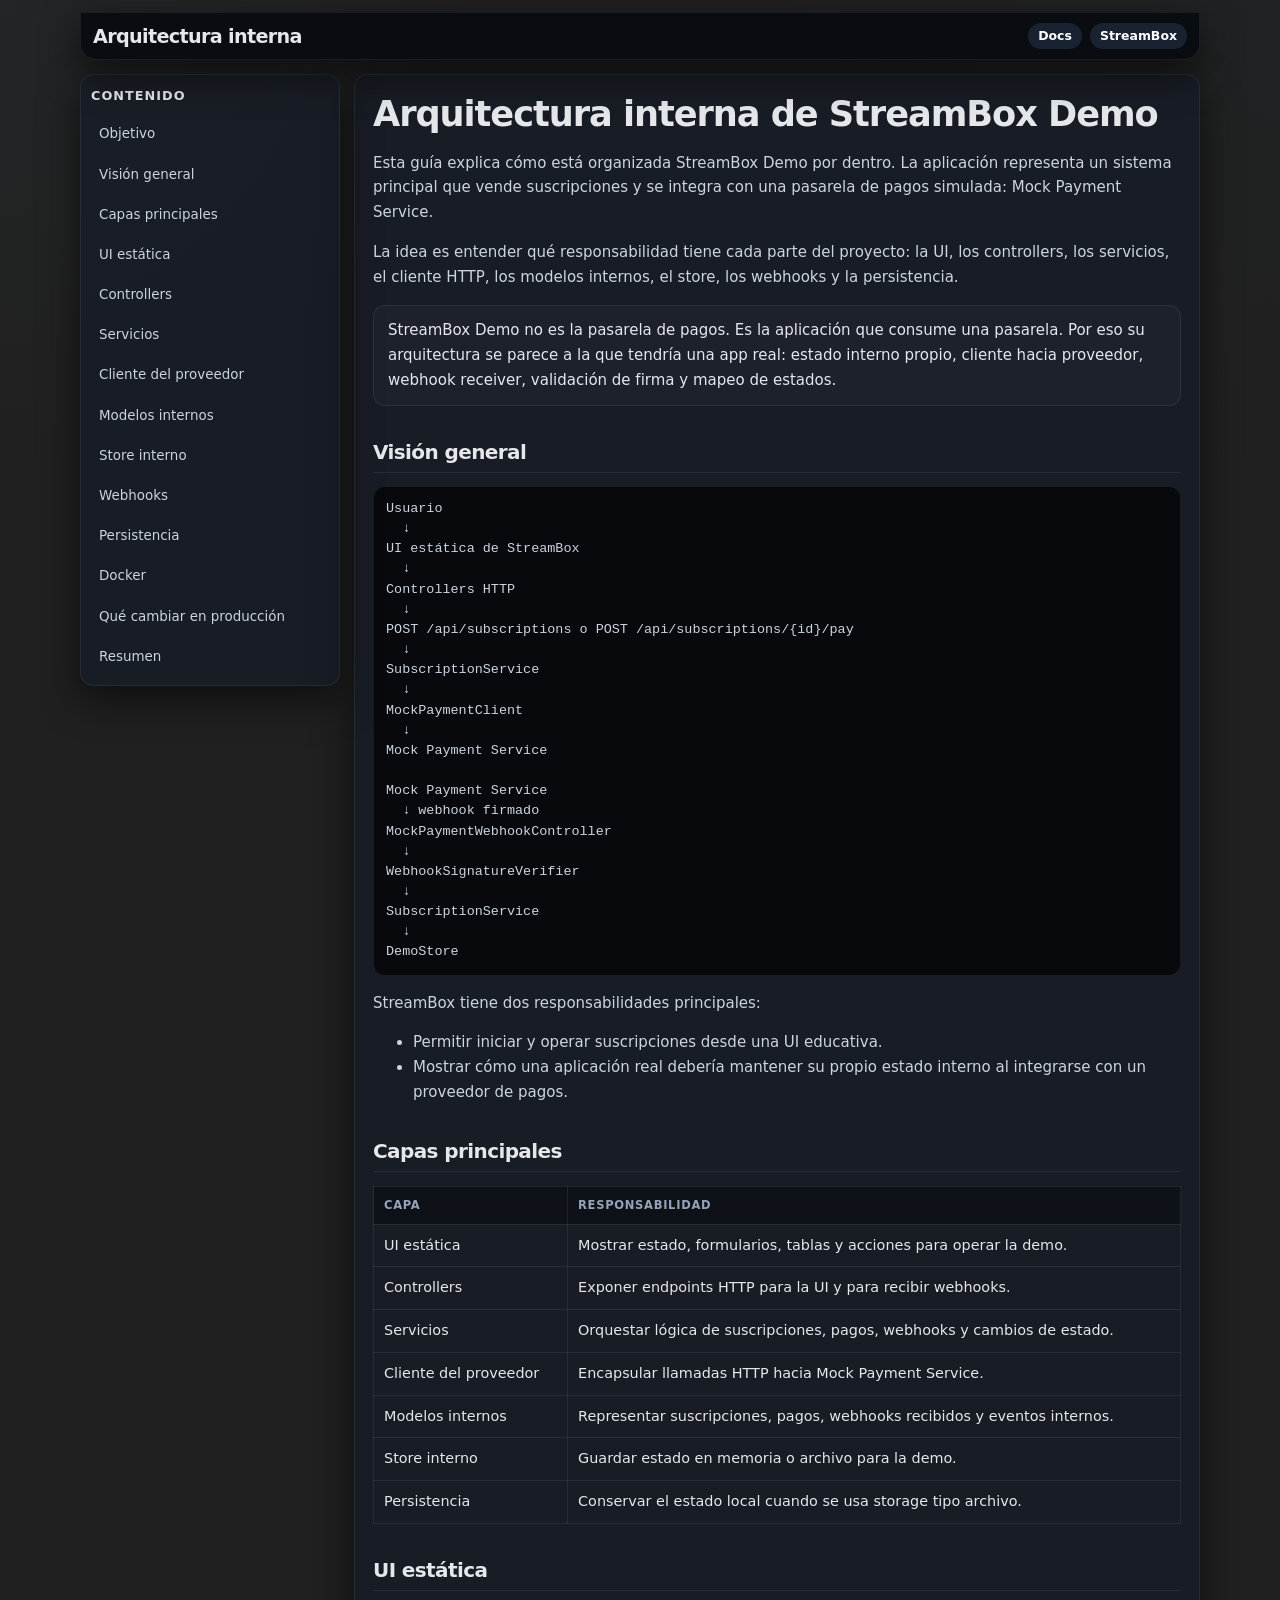
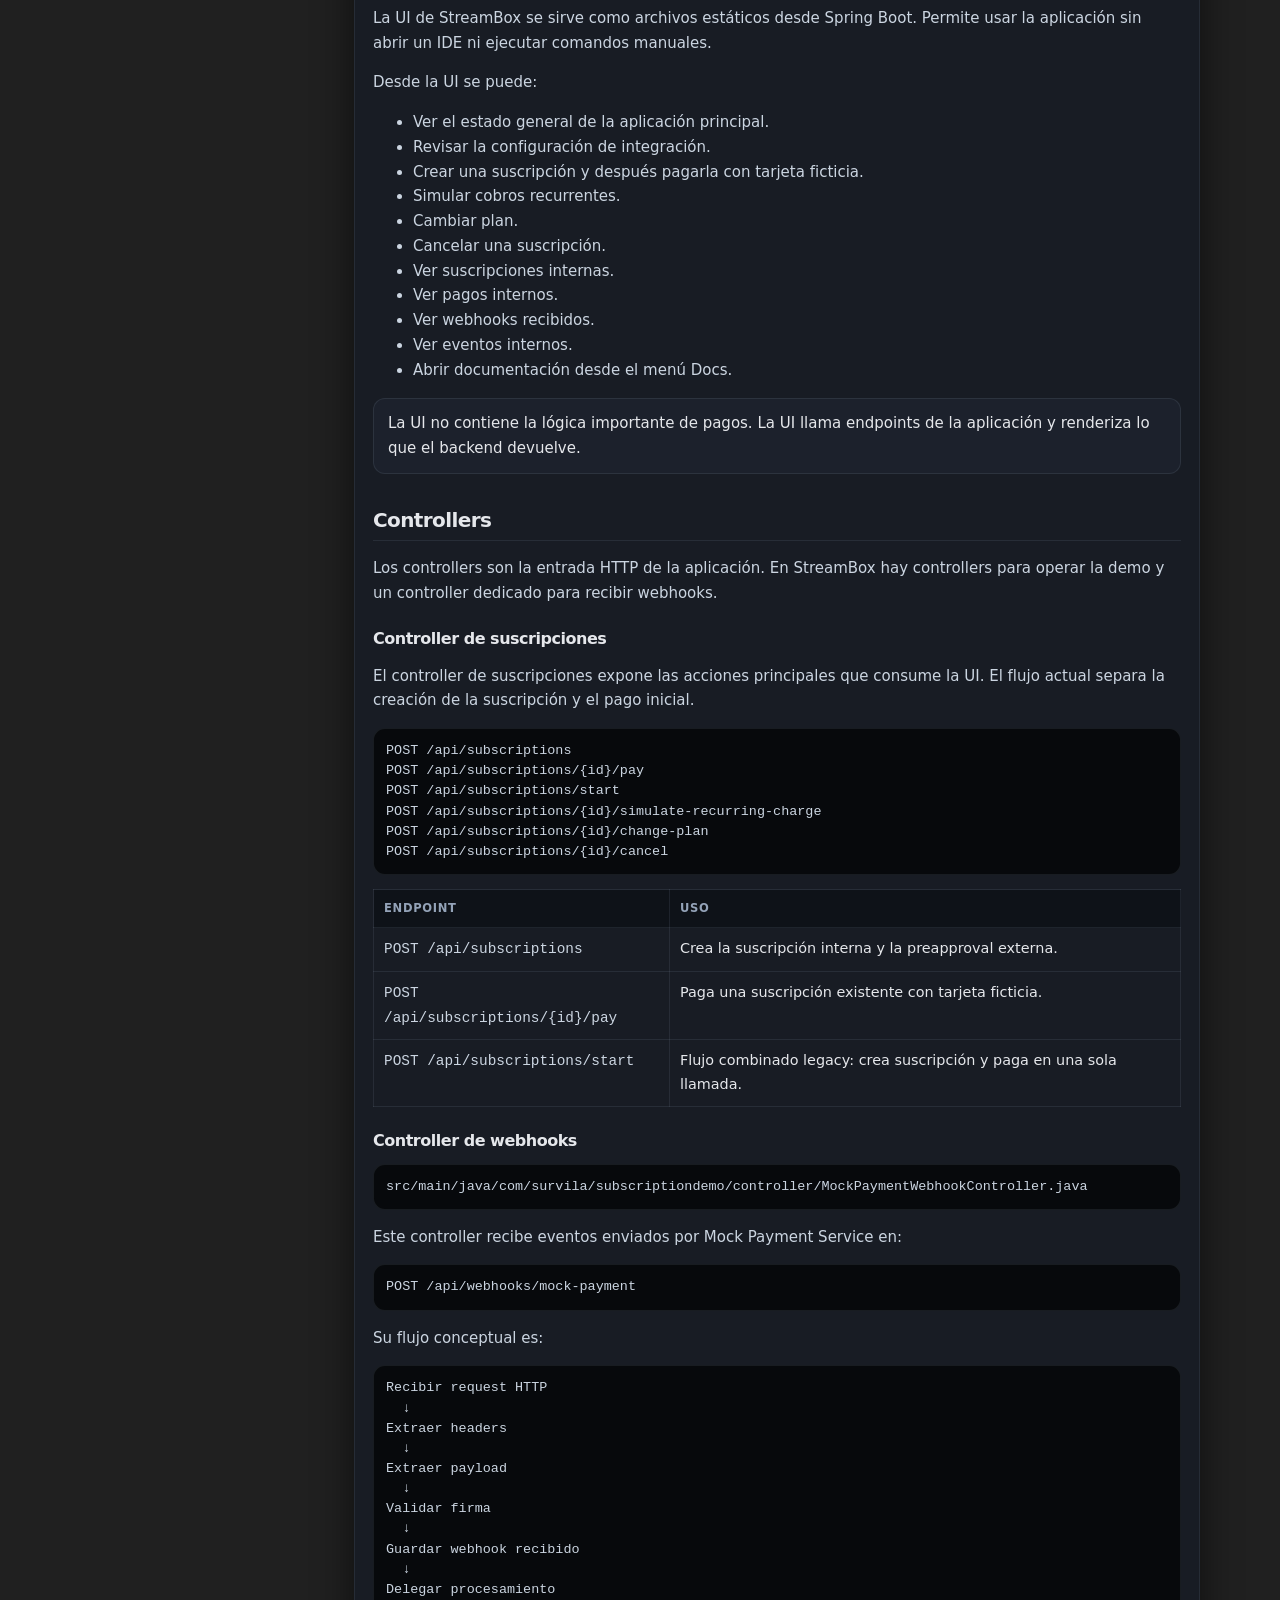
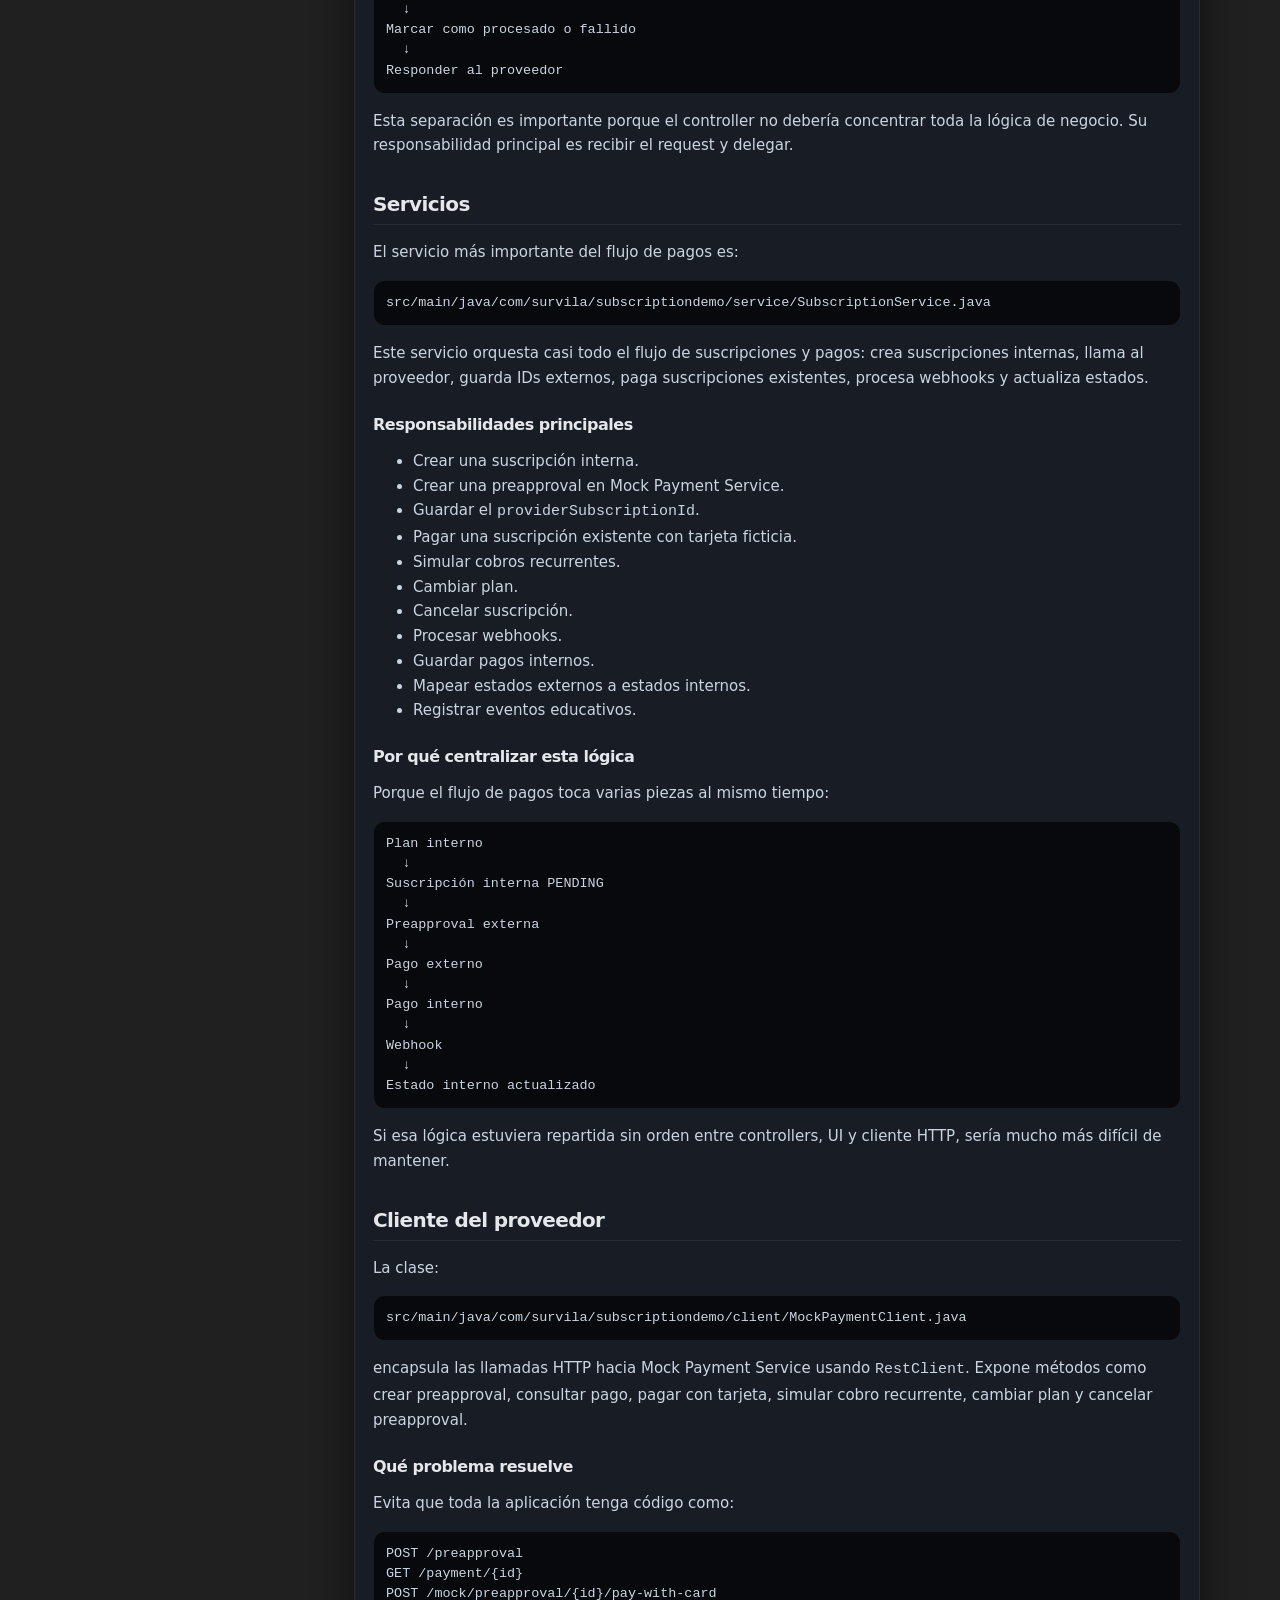
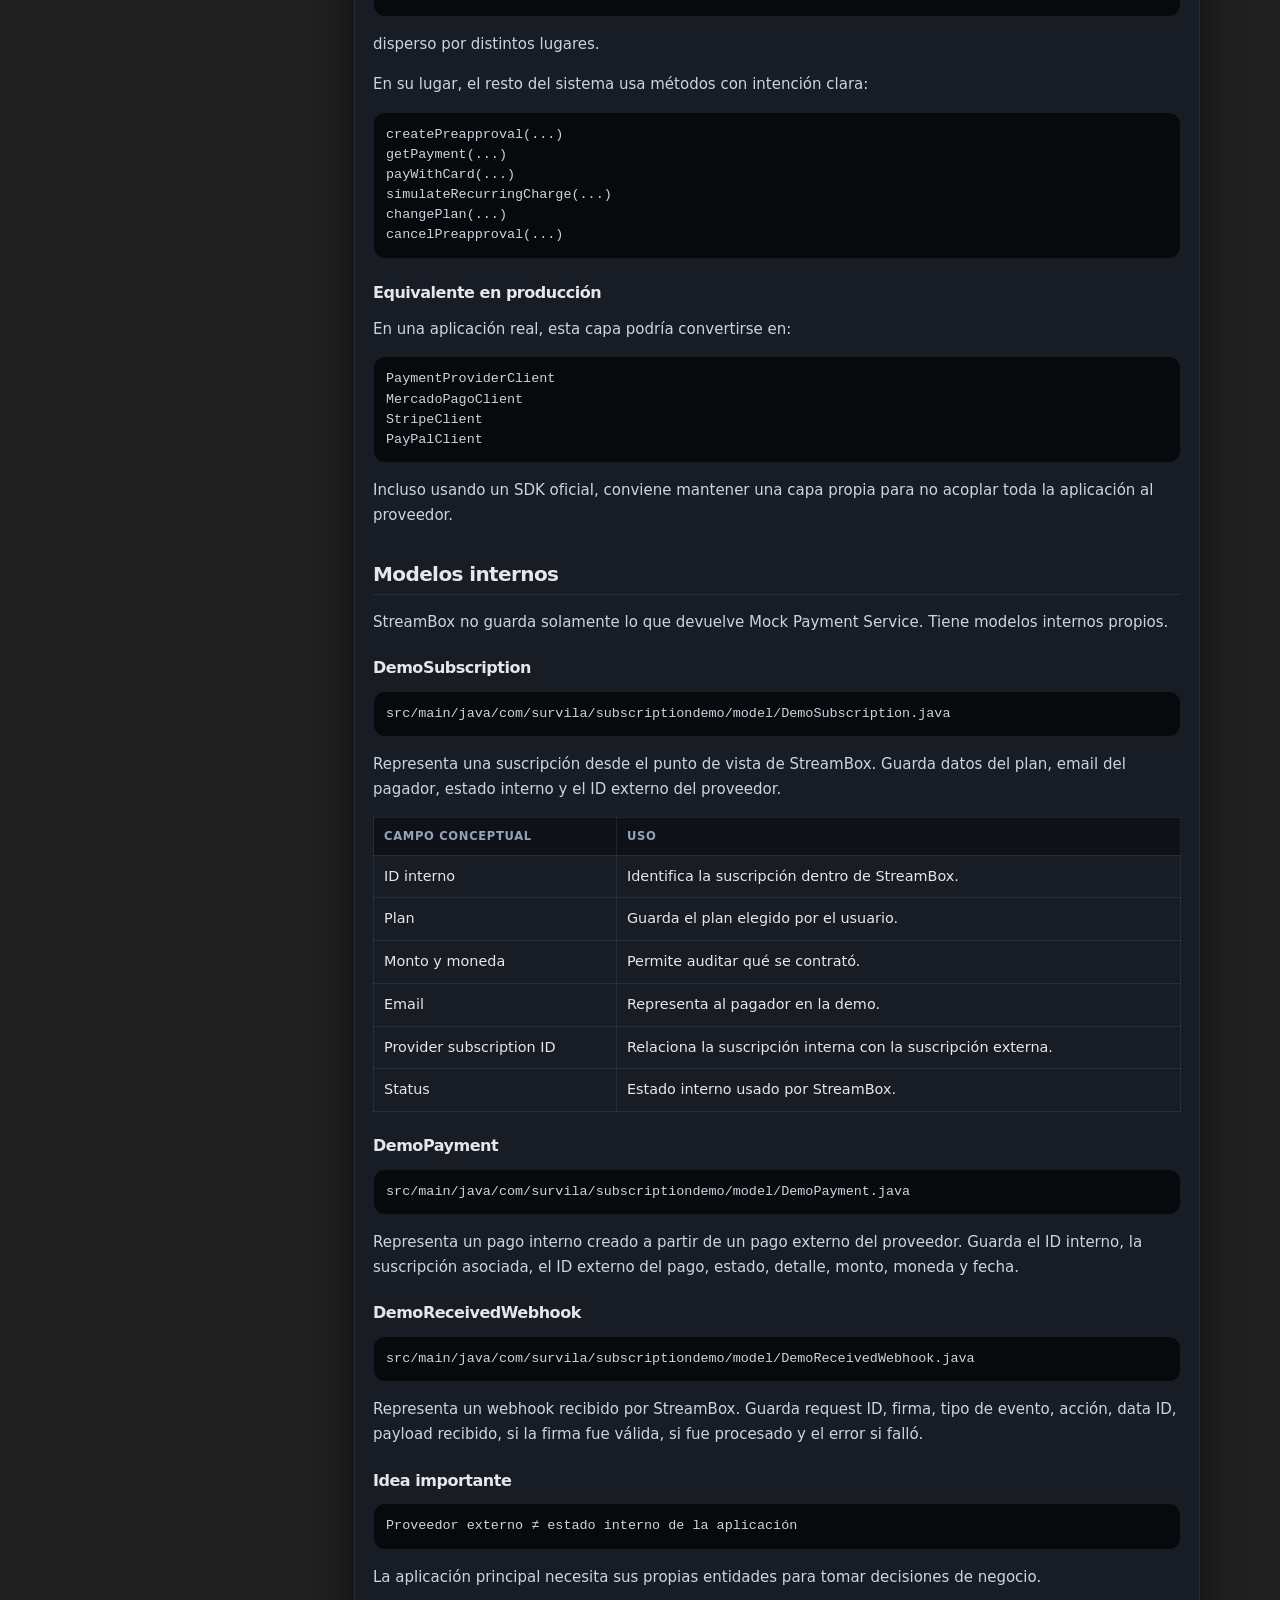
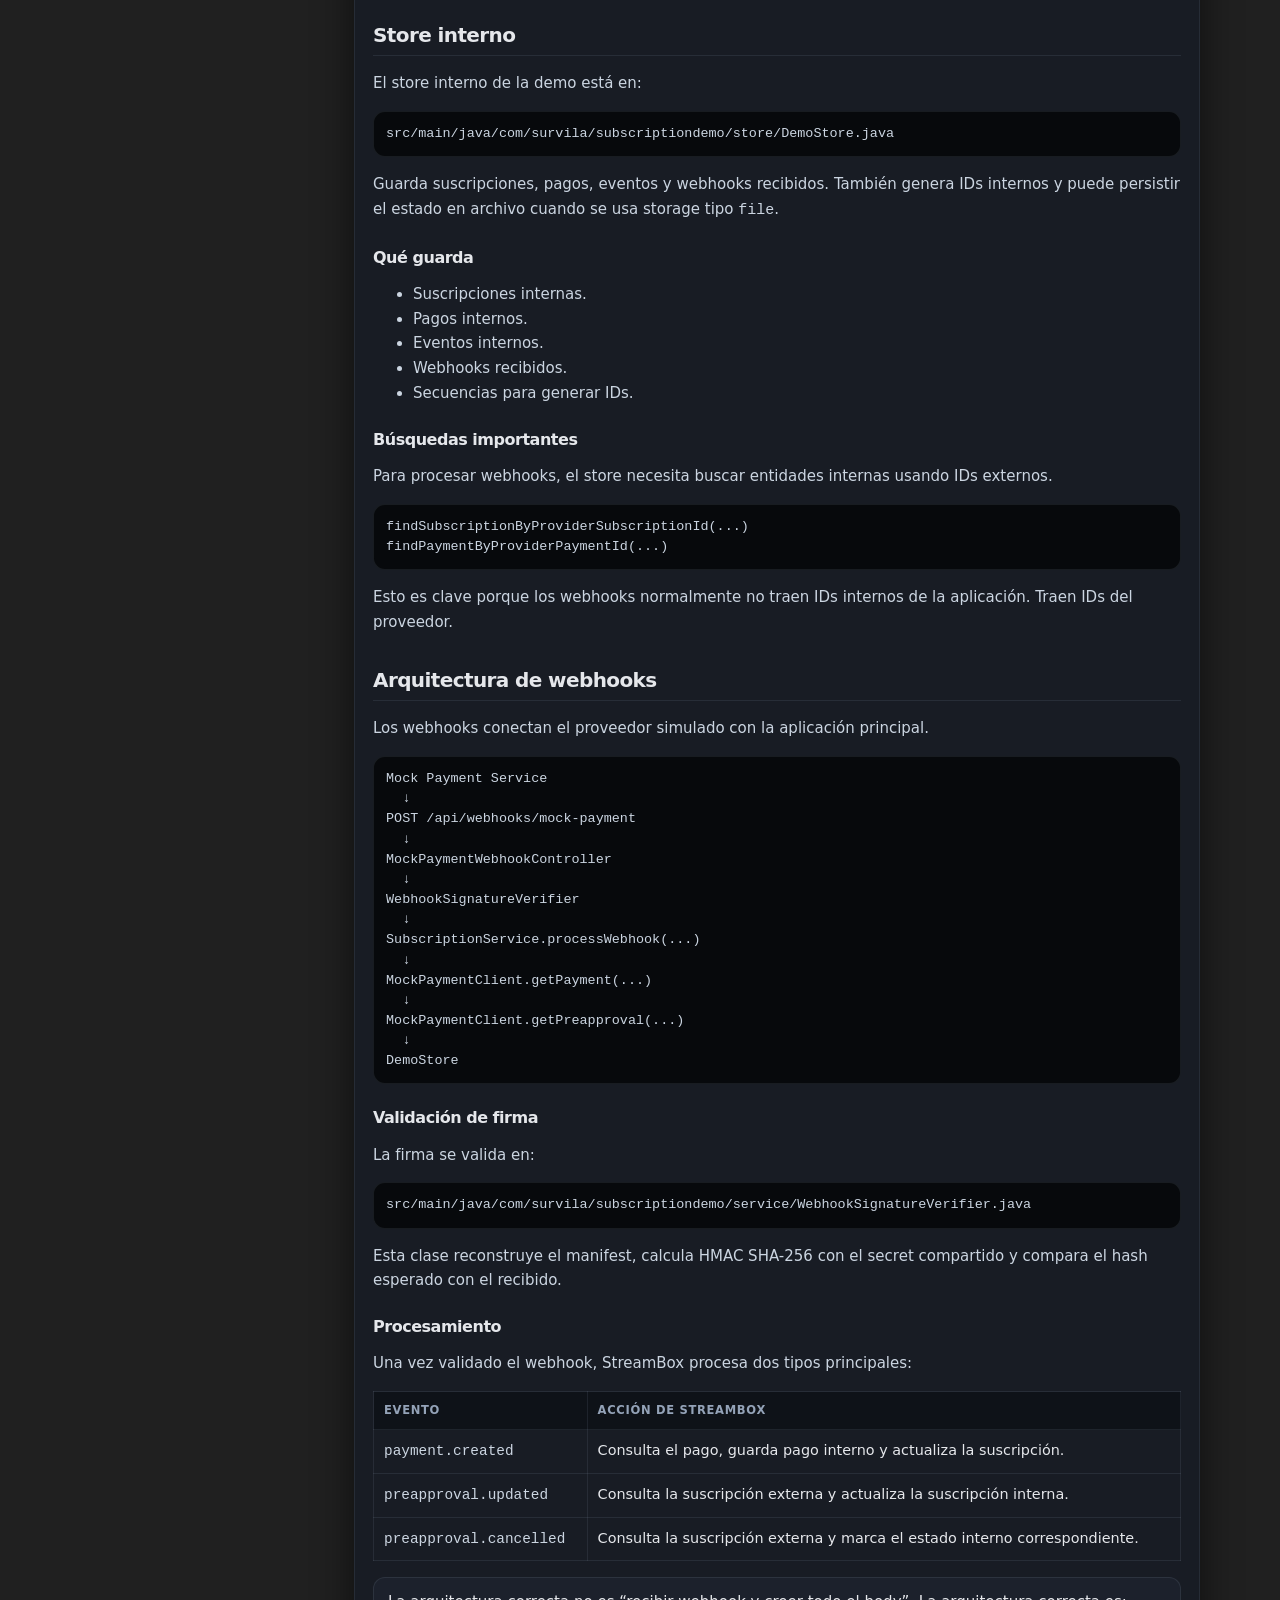
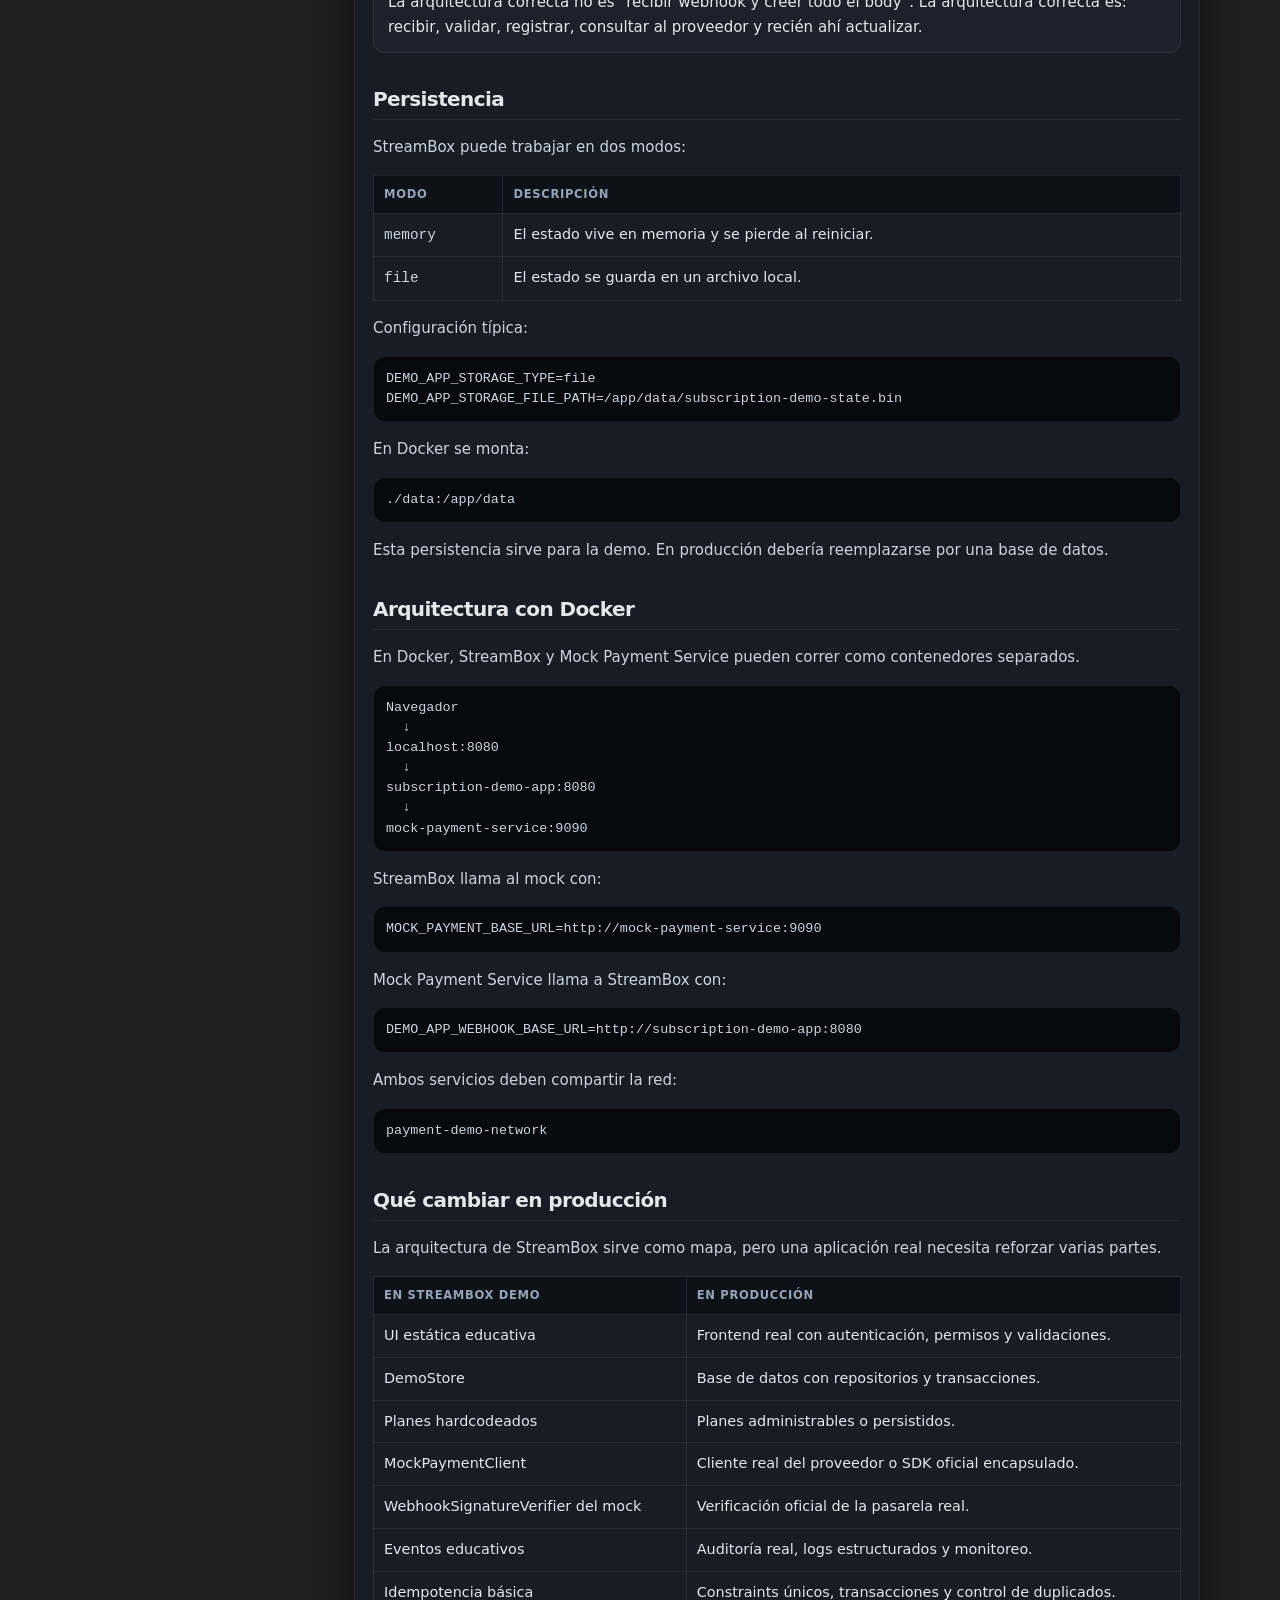
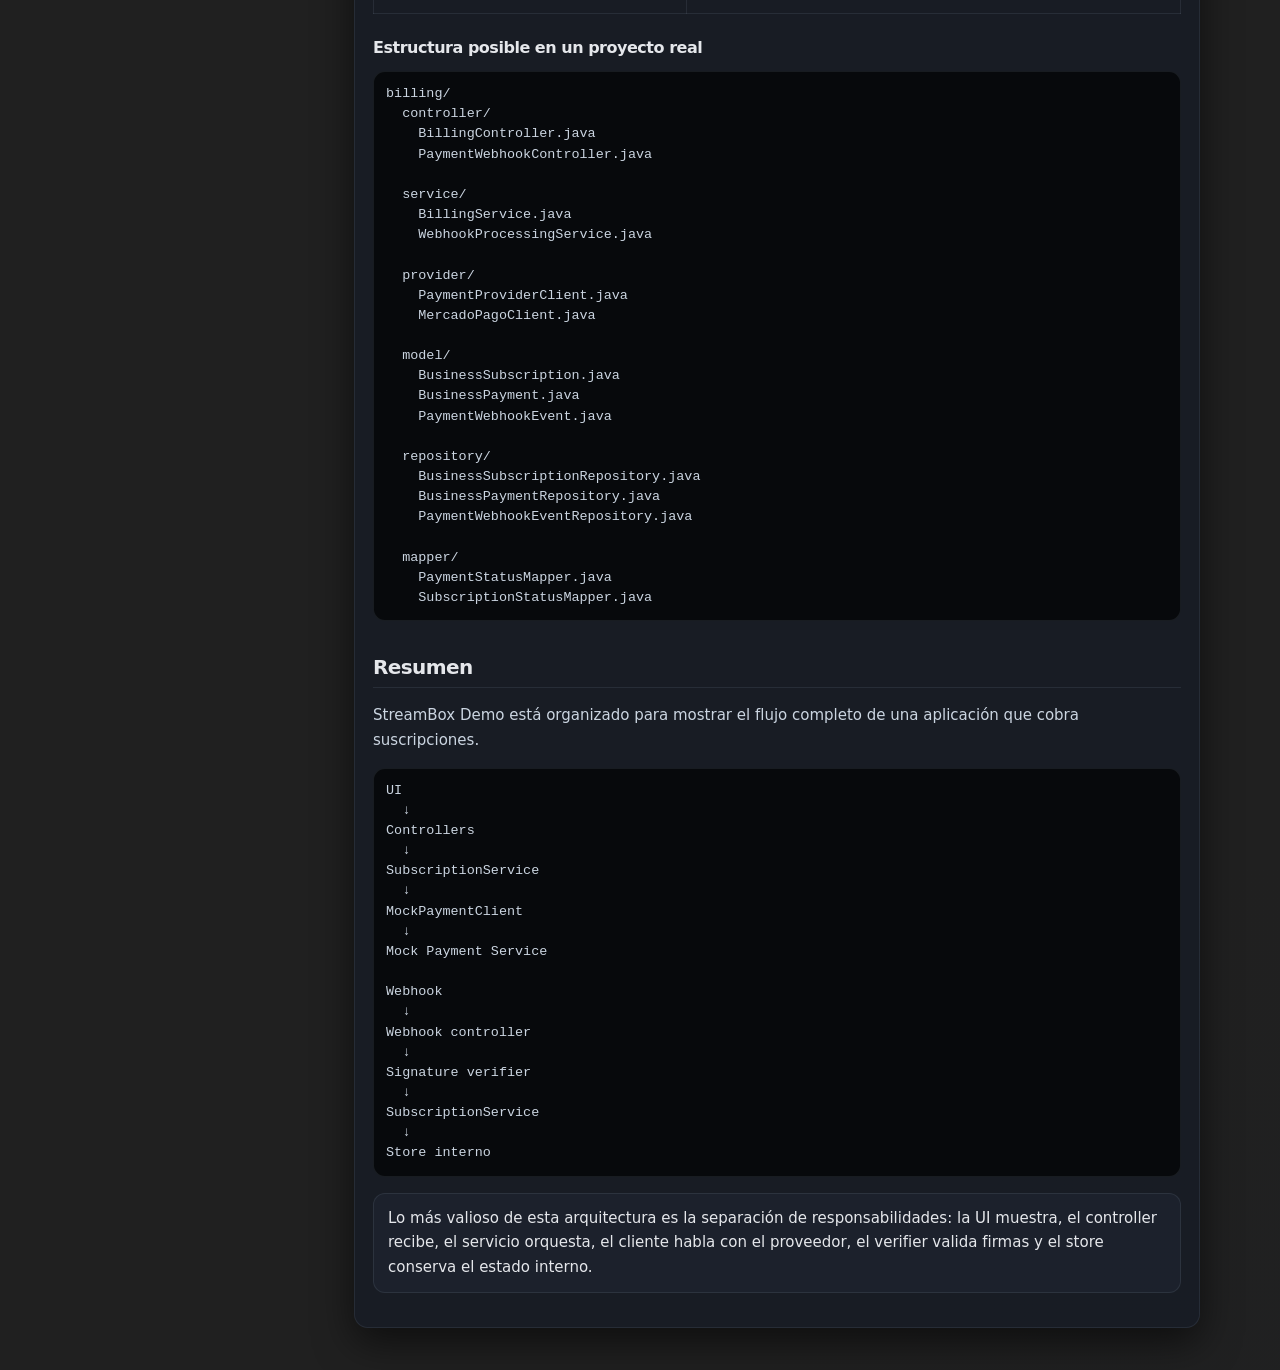
<file: src/main/resources/static/docs/internal-architecture.html>
<!doctype html>
<html lang="es">
<head>
    <meta charset="UTF-8" />
    <meta name="viewport" content="width=device-width, initial-scale=1.0" />
    <title>Arquitectura interna · StreamBox Demo</title>
    <link rel="stylesheet" href="./docs.css" />
</head>
<body>
<div class="docs-shell">
    <header class="docs-header">
        <div class="docs-brand">
            <h1>Arquitectura interna</h1>
        </div>

        <nav class="docs-actions" aria-label="Acciones">
            <a class="docs-button" href="./index.html">Docs</a>
            <a class="docs-button" href="../index.html">StreamBox</a>
        </nav>
    </header>

    <div class="docs-layout">
        <aside class="docs-toc">
            <strong>Contenido</strong>
            <a href="#objetivo">Objetivo</a>
            <a href="#vision-general">Visión general</a>
            <a href="#capas">Capas principales</a>
            <a href="#ui">UI estática</a>
            <a href="#controllers">Controllers</a>
            <a href="#services">Servicios</a>
            <a href="#client">Cliente del proveedor</a>
            <a href="#models">Modelos internos</a>
            <a href="#store">Store interno</a>
            <a href="#webhooks">Webhooks</a>
            <a href="#persistencia">Persistencia</a>
            <a href="#docker">Docker</a>
            <a href="#produccion">Qué cambiar en producción</a>
            <a href="#resumen">Resumen</a>
        </aside>

        <main class="docs-content">
            <h1 id="objetivo">Arquitectura interna de StreamBox Demo</h1>

            <p>
                Esta guía explica cómo está organizada StreamBox Demo por dentro.
                La aplicación representa un sistema principal que vende suscripciones y se integra
                con una pasarela de pagos simulada: Mock Payment Service.
            </p>

            <p>
                La idea es entender qué responsabilidad tiene cada parte del proyecto:
                la UI, los controllers, los servicios, el cliente HTTP, los modelos internos,
                el store, los webhooks y la persistencia.
            </p>

            <div class="docs-callout">
                StreamBox Demo no es la pasarela de pagos. Es la aplicación que consume una pasarela.
                Por eso su arquitectura se parece a la que tendría una app real: estado interno propio,
                cliente hacia proveedor, webhook receiver, validación de firma y mapeo de estados.
            </div>

            <h2 id="vision-general">Visión general</h2>

            <pre><code>Usuario
  ↓
UI estática de StreamBox
  ↓
Controllers HTTP
  ↓
POST /api/subscriptions o POST /api/subscriptions/{id}/pay
  ↓
SubscriptionService
  ↓
MockPaymentClient
  ↓
Mock Payment Service

Mock Payment Service
  ↓ webhook firmado
MockPaymentWebhookController
  ↓
WebhookSignatureVerifier
  ↓
SubscriptionService
  ↓
DemoStore</code></pre>

            <p>
                StreamBox tiene dos responsabilidades principales:
            </p>

            <ul>
                <li>Permitir iniciar y operar suscripciones desde una UI educativa.</li>
                <li>Mostrar cómo una aplicación real debería mantener su propio estado interno al integrarse con un proveedor de pagos.</li>
            </ul>

            <h2 id="capas">Capas principales</h2>

            <table>
                <thead>
                <tr>
                    <th>Capa</th>
                    <th>Responsabilidad</th>
                </tr>
                </thead>
                <tbody>
                <tr>
                    <td>UI estática</td>
                    <td>Mostrar estado, formularios, tablas y acciones para operar la demo.</td>
                </tr>
                <tr>
                    <td>Controllers</td>
                    <td>Exponer endpoints HTTP para la UI y para recibir webhooks.</td>
                </tr>
                <tr>
                    <td>Servicios</td>
                    <td>Orquestar lógica de suscripciones, pagos, webhooks y cambios de estado.</td>
                </tr>
                <tr>
                    <td>Cliente del proveedor</td>
                    <td>Encapsular llamadas HTTP hacia Mock Payment Service.</td>
                </tr>
                <tr>
                    <td>Modelos internos</td>
                    <td>Representar suscripciones, pagos, webhooks recibidos y eventos internos.</td>
                </tr>
                <tr>
                    <td>Store interno</td>
                    <td>Guardar estado en memoria o archivo para la demo.</td>
                </tr>
                <tr>
                    <td>Persistencia</td>
                    <td>Conservar el estado local cuando se usa storage tipo archivo.</td>
                </tr>
                </tbody>
            </table>

            <h2 id="ui">UI estática</h2>

            <p>
                La UI de StreamBox se sirve como archivos estáticos desde Spring Boot.
                Permite usar la aplicación sin abrir un IDE ni ejecutar comandos manuales.
            </p>

            <p>
                Desde la UI se puede:
            </p>

            <ul>
                <li>Ver el estado general de la aplicación principal.</li>
                <li>Revisar la configuración de integración.</li>
                <li>Crear una suscripción y después pagarla con tarjeta ficticia.</li>
                <li>Simular cobros recurrentes.</li>
                <li>Cambiar plan.</li>
                <li>Cancelar una suscripción.</li>
                <li>Ver suscripciones internas.</li>
                <li>Ver pagos internos.</li>
                <li>Ver webhooks recibidos.</li>
                <li>Ver eventos internos.</li>
                <li>Abrir documentación desde el menú Docs.</li>
            </ul>

            <div class="docs-callout">
                La UI no contiene la lógica importante de pagos. La UI llama endpoints de la aplicación
                y renderiza lo que el backend devuelve.
            </div>

            <h2 id="controllers">Controllers</h2>

            <p>
                Los controllers son la entrada HTTP de la aplicación.
                En StreamBox hay controllers para operar la demo y un controller dedicado para recibir webhooks.
            </p>

            <h3>Controller de suscripciones</h3>

            <p>
                El controller de suscripciones expone las acciones principales que consume la UI.
                El flujo actual separa la creación de la suscripción y el pago inicial.
            </p>

            <pre><code>POST /api/subscriptions
POST /api/subscriptions/{id}/pay
POST /api/subscriptions/start
POST /api/subscriptions/{id}/simulate-recurring-charge
POST /api/subscriptions/{id}/change-plan
POST /api/subscriptions/{id}/cancel</code></pre>

            <table>
                <thead>
                <tr>
                    <th>Endpoint</th>
                    <th>Uso</th>
                </tr>
                </thead>
                <tbody>
                <tr>
                    <td><code>POST /api/subscriptions</code></td>
                    <td>Crea la suscripción interna y la preapproval externa.</td>
                </tr>
                <tr>
                    <td><code>POST /api/subscriptions/{id}/pay</code></td>
                    <td>Paga una suscripción existente con tarjeta ficticia.</td>
                </tr>
                <tr>
                    <td><code>POST /api/subscriptions/start</code></td>
                    <td>Flujo combinado legacy: crea suscripción y paga en una sola llamada.</td>
                </tr>
                </tbody>
            </table>

            <h3>Controller de webhooks</h3>

            <pre><code>src/main/java/com/survila/subscriptiondemo/controller/MockPaymentWebhookController.java</code></pre>

            <p>
                Este controller recibe eventos enviados por Mock Payment Service en:
            </p>

            <pre><code>POST /api/webhooks/mock-payment</code></pre>

            <p>
                Su flujo conceptual es:
            </p>

            <pre><code>Recibir request HTTP
  ↓
Extraer headers
  ↓
Extraer payload
  ↓
Validar firma
  ↓
Guardar webhook recibido
  ↓
Delegar procesamiento
  ↓
Marcar como procesado o fallido
  ↓
Responder al proveedor</code></pre>

            <p>
                Esta separación es importante porque el controller no debería concentrar toda la lógica
                de negocio. Su responsabilidad principal es recibir el request y delegar.
            </p>

            <h2 id="services">Servicios</h2>

            <p>
                El servicio más importante del flujo de pagos es:
            </p>

            <pre><code>src/main/java/com/survila/subscriptiondemo/service/SubscriptionService.java</code></pre>

            <p>
                Este servicio orquesta casi todo el flujo de suscripciones y pagos: crea suscripciones internas,
                llama al proveedor, guarda IDs externos, paga suscripciones existentes, procesa webhooks
                y actualiza estados.
            </p>

            <h3>Responsabilidades principales</h3>

            <ul>
                <li>Crear una suscripción interna.</li>
                <li>Crear una preapproval en Mock Payment Service.</li>
                <li>Guardar el <code>providerSubscriptionId</code>.</li>
                <li>Pagar una suscripción existente con tarjeta ficticia.</li>
                <li>Simular cobros recurrentes.</li>
                <li>Cambiar plan.</li>
                <li>Cancelar suscripción.</li>
                <li>Procesar webhooks.</li>
                <li>Guardar pagos internos.</li>
                <li>Mapear estados externos a estados internos.</li>
                <li>Registrar eventos educativos.</li>
            </ul>

            <h3>Por qué centralizar esta lógica</h3>

            <p>
                Porque el flujo de pagos toca varias piezas al mismo tiempo:
            </p>

            <pre><code>Plan interno
  ↓
Suscripción interna PENDING
  ↓
Preapproval externa
  ↓
Pago externo
  ↓
Pago interno
  ↓
Webhook
  ↓
Estado interno actualizado</code></pre>

            <p>
                Si esa lógica estuviera repartida sin orden entre controllers, UI y cliente HTTP,
                sería mucho más difícil de mantener.
            </p>

            <h2 id="client">Cliente del proveedor</h2>

            <p>
                La clase:
            </p>

            <pre><code>src/main/java/com/survila/subscriptiondemo/client/MockPaymentClient.java</code></pre>

            <p>
                encapsula las llamadas HTTP hacia Mock Payment Service usando <code>RestClient</code>.
                Expone métodos como crear preapproval, consultar pago, pagar con tarjeta, simular cobro recurrente,
                cambiar plan y cancelar preapproval.
            </p>

            <h3>Qué problema resuelve</h3>

            <p>
                Evita que toda la aplicación tenga código como:
            </p>

            <pre><code>POST /preapproval
GET /payment/{id}
POST /mock/preapproval/{id}/pay-with-card</code></pre>

            <p>
                disperso por distintos lugares.
            </p>

            <p>
                En su lugar, el resto del sistema usa métodos con intención clara:
            </p>

            <pre><code>createPreapproval(...)
getPayment(...)
payWithCard(...)
simulateRecurringCharge(...)
changePlan(...)
cancelPreapproval(...)</code></pre>

            <h3>Equivalente en producción</h3>

            <p>
                En una aplicación real, esta capa podría convertirse en:
            </p>

            <pre><code>PaymentProviderClient
MercadoPagoClient
StripeClient
PayPalClient</code></pre>

            <p>
                Incluso usando un SDK oficial, conviene mantener una capa propia para no acoplar toda la
                aplicación al proveedor.
            </p>

            <h2 id="models">Modelos internos</h2>

            <p>
                StreamBox no guarda solamente lo que devuelve Mock Payment Service.
                Tiene modelos internos propios.
            </p>

            <h3>DemoSubscription</h3>

            <pre><code>src/main/java/com/survila/subscriptiondemo/model/DemoSubscription.java</code></pre>

            <p>
                Representa una suscripción desde el punto de vista de StreamBox.
                Guarda datos del plan, email del pagador, estado interno y el ID externo del proveedor.
            </p>

            <table>
                <thead>
                <tr>
                    <th>Campo conceptual</th>
                    <th>Uso</th>
                </tr>
                </thead>
                <tbody>
                <tr>
                    <td>ID interno</td>
                    <td>Identifica la suscripción dentro de StreamBox.</td>
                </tr>
                <tr>
                    <td>Plan</td>
                    <td>Guarda el plan elegido por el usuario.</td>
                </tr>
                <tr>
                    <td>Monto y moneda</td>
                    <td>Permite auditar qué se contrató.</td>
                </tr>
                <tr>
                    <td>Email</td>
                    <td>Representa al pagador en la demo.</td>
                </tr>
                <tr>
                    <td>Provider subscription ID</td>
                    <td>Relaciona la suscripción interna con la suscripción externa.</td>
                </tr>
                <tr>
                    <td>Status</td>
                    <td>Estado interno usado por StreamBox.</td>
                </tr>
                </tbody>
            </table>

            <h3>DemoPayment</h3>

            <pre><code>src/main/java/com/survila/subscriptiondemo/model/DemoPayment.java</code></pre>

            <p>
                Representa un pago interno creado a partir de un pago externo del proveedor.
                Guarda el ID interno, la suscripción asociada, el ID externo del pago, estado, detalle,
                monto, moneda y fecha.
            </p>

            <h3>DemoReceivedWebhook</h3>

            <pre><code>src/main/java/com/survila/subscriptiondemo/model/DemoReceivedWebhook.java</code></pre>

            <p>
                Representa un webhook recibido por StreamBox. Guarda request ID, firma, tipo de evento,
                acción, data ID, payload recibido, si la firma fue válida, si fue procesado y el error si falló.
            </p>

            <h3>Idea importante</h3>

            <pre><code>Proveedor externo ≠ estado interno de la aplicación</code></pre>

            <p>
                La aplicación principal necesita sus propias entidades para tomar decisiones de negocio.
            </p>

            <h2 id="store">Store interno</h2>

            <p>
                El store interno de la demo está en:
            </p>

            <pre><code>src/main/java/com/survila/subscriptiondemo/store/DemoStore.java</code></pre>

            <p>
                Guarda suscripciones, pagos, eventos y webhooks recibidos. También genera IDs internos
                y puede persistir el estado en archivo cuando se usa storage tipo <code>file</code>.
            </p>

            <h3>Qué guarda</h3>

            <ul>
                <li>Suscripciones internas.</li>
                <li>Pagos internos.</li>
                <li>Eventos internos.</li>
                <li>Webhooks recibidos.</li>
                <li>Secuencias para generar IDs.</li>
            </ul>

            <h3>Búsquedas importantes</h3>

            <p>
                Para procesar webhooks, el store necesita buscar entidades internas usando IDs externos.
            </p>

            <pre><code>findSubscriptionByProviderSubscriptionId(...)
findPaymentByProviderPaymentId(...)</code></pre>

            <p>
                Esto es clave porque los webhooks normalmente no traen IDs internos de la aplicación.
                Traen IDs del proveedor.
            </p>

            <h2 id="webhooks">Arquitectura de webhooks</h2>

            <p>
                Los webhooks conectan el proveedor simulado con la aplicación principal.
            </p>

            <pre><code>Mock Payment Service
  ↓
POST /api/webhooks/mock-payment
  ↓
MockPaymentWebhookController
  ↓
WebhookSignatureVerifier
  ↓
SubscriptionService.processWebhook(...)
  ↓
MockPaymentClient.getPayment(...)
  ↓
MockPaymentClient.getPreapproval(...)
  ↓
DemoStore</code></pre>

            <h3>Validación de firma</h3>

            <p>
                La firma se valida en:
            </p>

            <pre><code>src/main/java/com/survila/subscriptiondemo/service/WebhookSignatureVerifier.java</code></pre>

            <p>
                Esta clase reconstruye el manifest, calcula HMAC SHA-256 con el secret compartido
                y compara el hash esperado con el recibido.
            </p>

            <h3>Procesamiento</h3>

            <p>
                Una vez validado el webhook, StreamBox procesa dos tipos principales:
            </p>

            <table>
                <thead>
                <tr>
                    <th>Evento</th>
                    <th>Acción de StreamBox</th>
                </tr>
                </thead>
                <tbody>
                <tr>
                    <td><code>payment.created</code></td>
                    <td>Consulta el pago, guarda pago interno y actualiza la suscripción.</td>
                </tr>
                <tr>
                    <td><code>preapproval.updated</code></td>
                    <td>Consulta la suscripción externa y actualiza la suscripción interna.</td>
                </tr>
                <tr>
                    <td><code>preapproval.cancelled</code></td>
                    <td>Consulta la suscripción externa y marca el estado interno correspondiente.</td>
                </tr>
                </tbody>
            </table>

            <div class="docs-callout">
                La arquitectura correcta no es “recibir webhook y creer todo el body”.
                La arquitectura correcta es: recibir, validar, registrar, consultar al proveedor y recién ahí actualizar.
            </div>

            <h2 id="persistencia">Persistencia</h2>

            <p>
                StreamBox puede trabajar en dos modos:
            </p>

            <table>
                <thead>
                <tr>
                    <th>Modo</th>
                    <th>Descripción</th>
                </tr>
                </thead>
                <tbody>
                <tr>
                    <td><code>memory</code></td>
                    <td>El estado vive en memoria y se pierde al reiniciar.</td>
                </tr>
                <tr>
                    <td><code>file</code></td>
                    <td>El estado se guarda en un archivo local.</td>
                </tr>
                </tbody>
            </table>

            <p>
                Configuración típica:
            </p>

            <pre><code>DEMO_APP_STORAGE_TYPE=file
DEMO_APP_STORAGE_FILE_PATH=/app/data/subscription-demo-state.bin</code></pre>

            <p>
                En Docker se monta:
            </p>

            <pre><code>./data:/app/data</code></pre>

            <p>
                Esta persistencia sirve para la demo. En producción debería reemplazarse por una base de datos.
            </p>

            <h2 id="docker">Arquitectura con Docker</h2>

            <p>
                En Docker, StreamBox y Mock Payment Service pueden correr como contenedores separados.
            </p>

            <pre><code>Navegador
  ↓
localhost:8080
  ↓
subscription-demo-app:8080
  ↓
mock-payment-service:9090</code></pre>

            <p>
                StreamBox llama al mock con:
            </p>

            <pre><code>MOCK_PAYMENT_BASE_URL=http://mock-payment-service:9090</code></pre>

            <p>
                Mock Payment Service llama a StreamBox con:
            </p>

            <pre><code>DEMO_APP_WEBHOOK_BASE_URL=http://subscription-demo-app:8080</code></pre>

            <p>
                Ambos servicios deben compartir la red:
            </p>

            <pre><code>payment-demo-network</code></pre>

            <h2 id="produccion">Qué cambiar en producción</h2>

            <p>
                La arquitectura de StreamBox sirve como mapa, pero una aplicación real necesita reforzar varias partes.
            </p>

            <table>
                <thead>
                <tr>
                    <th>En StreamBox Demo</th>
                    <th>En producción</th>
                </tr>
                </thead>
                <tbody>
                <tr>
                    <td>UI estática educativa</td>
                    <td>Frontend real con autenticación, permisos y validaciones.</td>
                </tr>
                <tr>
                    <td>DemoStore</td>
                    <td>Base de datos con repositorios y transacciones.</td>
                </tr>
                <tr>
                    <td>Planes hardcodeados</td>
                    <td>Planes administrables o persistidos.</td>
                </tr>
                <tr>
                    <td>MockPaymentClient</td>
                    <td>Cliente real del proveedor o SDK oficial encapsulado.</td>
                </tr>
                <tr>
                    <td>WebhookSignatureVerifier del mock</td>
                    <td>Verificación oficial de la pasarela real.</td>
                </tr>
                <tr>
                    <td>Eventos educativos</td>
                    <td>Auditoría real, logs estructurados y monitoreo.</td>
                </tr>
                <tr>
                    <td>Idempotencia básica</td>
                    <td>Constraints únicos, transacciones y control de duplicados.</td>
                </tr>
                </tbody>
            </table>

            <h3>Estructura posible en un proyecto real</h3>

            <pre><code>billing/
  controller/
    BillingController.java
    PaymentWebhookController.java

  service/
    BillingService.java
    WebhookProcessingService.java

  provider/
    PaymentProviderClient.java
    MercadoPagoClient.java

  model/
    BusinessSubscription.java
    BusinessPayment.java
    PaymentWebhookEvent.java

  repository/
    BusinessSubscriptionRepository.java
    BusinessPaymentRepository.java
    PaymentWebhookEventRepository.java

  mapper/
    PaymentStatusMapper.java
    SubscriptionStatusMapper.java</code></pre>

            <h2 id="resumen">Resumen</h2>

            <p>
                StreamBox Demo está organizado para mostrar el flujo completo de una aplicación que cobra suscripciones.
            </p>

            <pre><code>UI
  ↓
Controllers
  ↓
SubscriptionService
  ↓
MockPaymentClient
  ↓
Mock Payment Service

Webhook
  ↓
Webhook controller
  ↓
Signature verifier
  ↓
SubscriptionService
  ↓
Store interno</code></pre>

            <div class="docs-callout">
                Lo más valioso de esta arquitectura es la separación de responsabilidades:
                la UI muestra, el controller recibe, el servicio orquesta, el cliente habla con el proveedor,
                el verifier valida firmas y el store conserva el estado interno.
            </div>
        </main>
    </div>
</div>
</body>
</html>
</file>
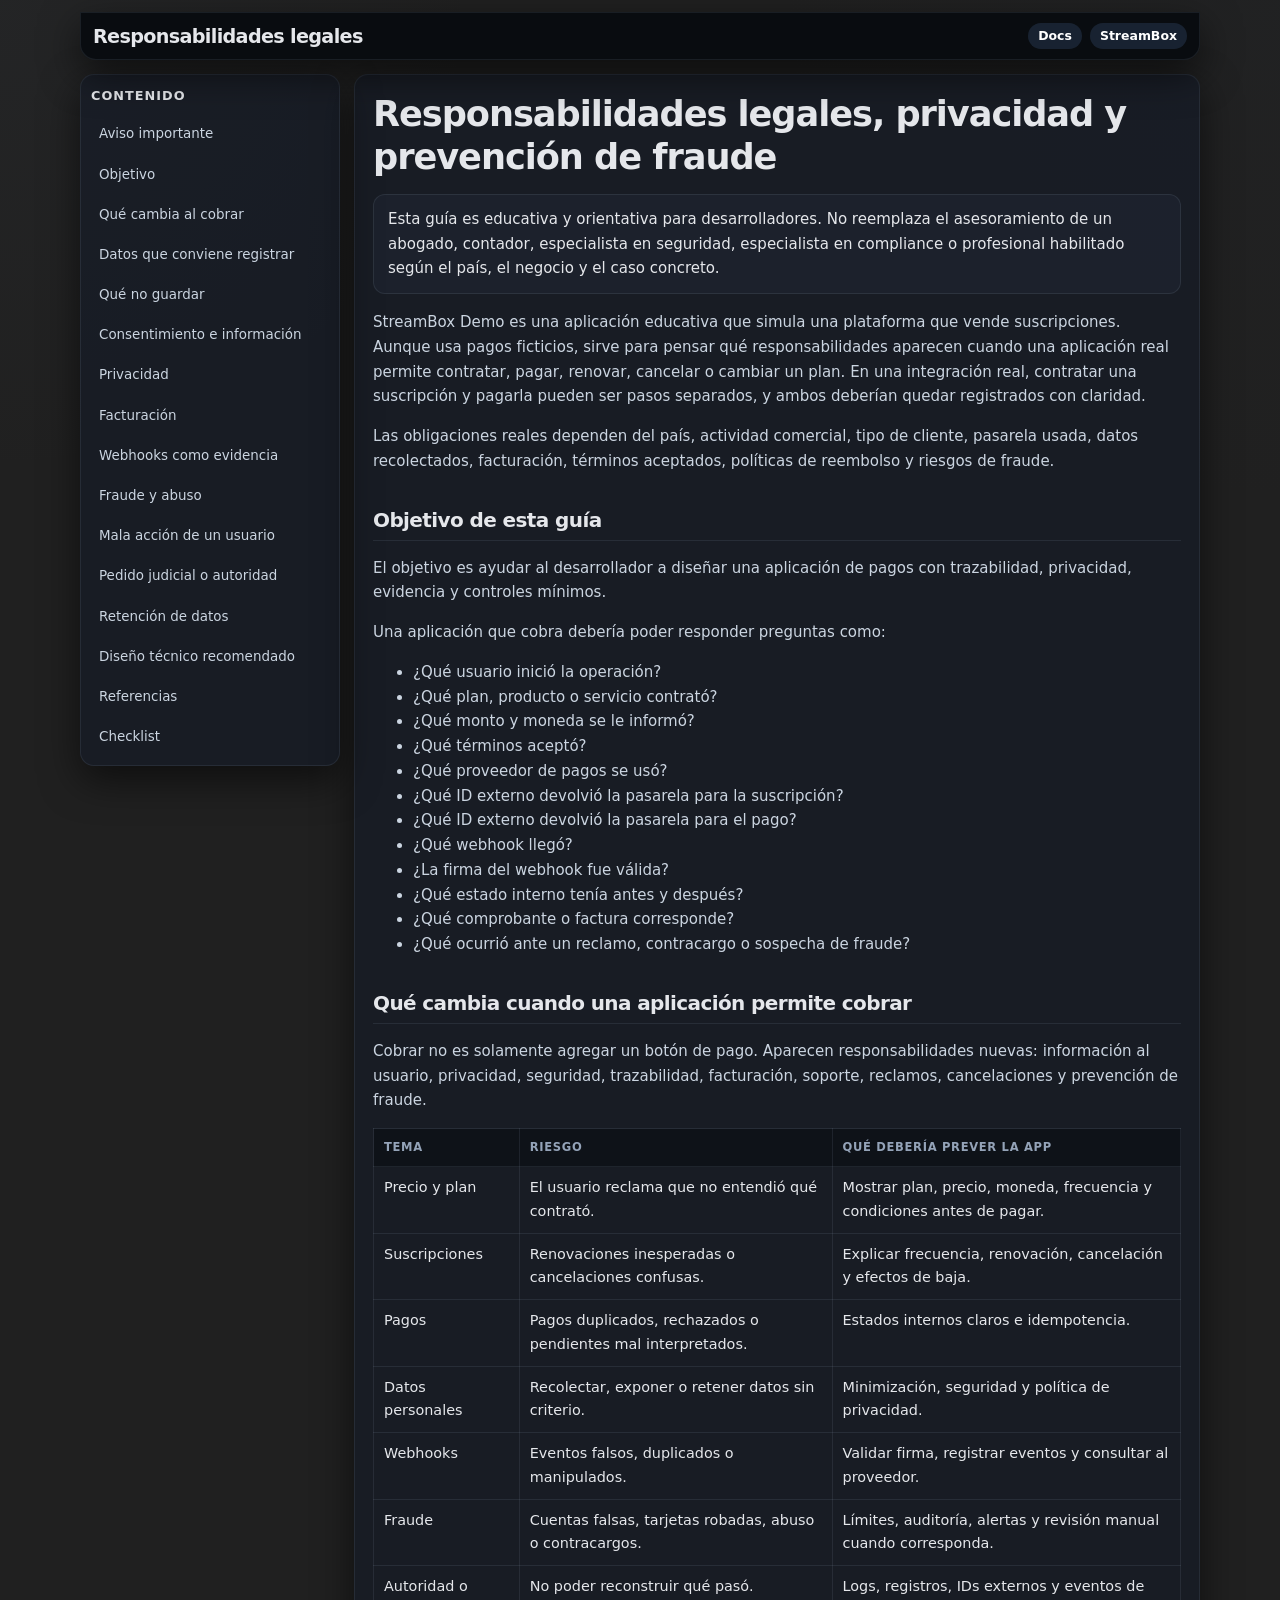
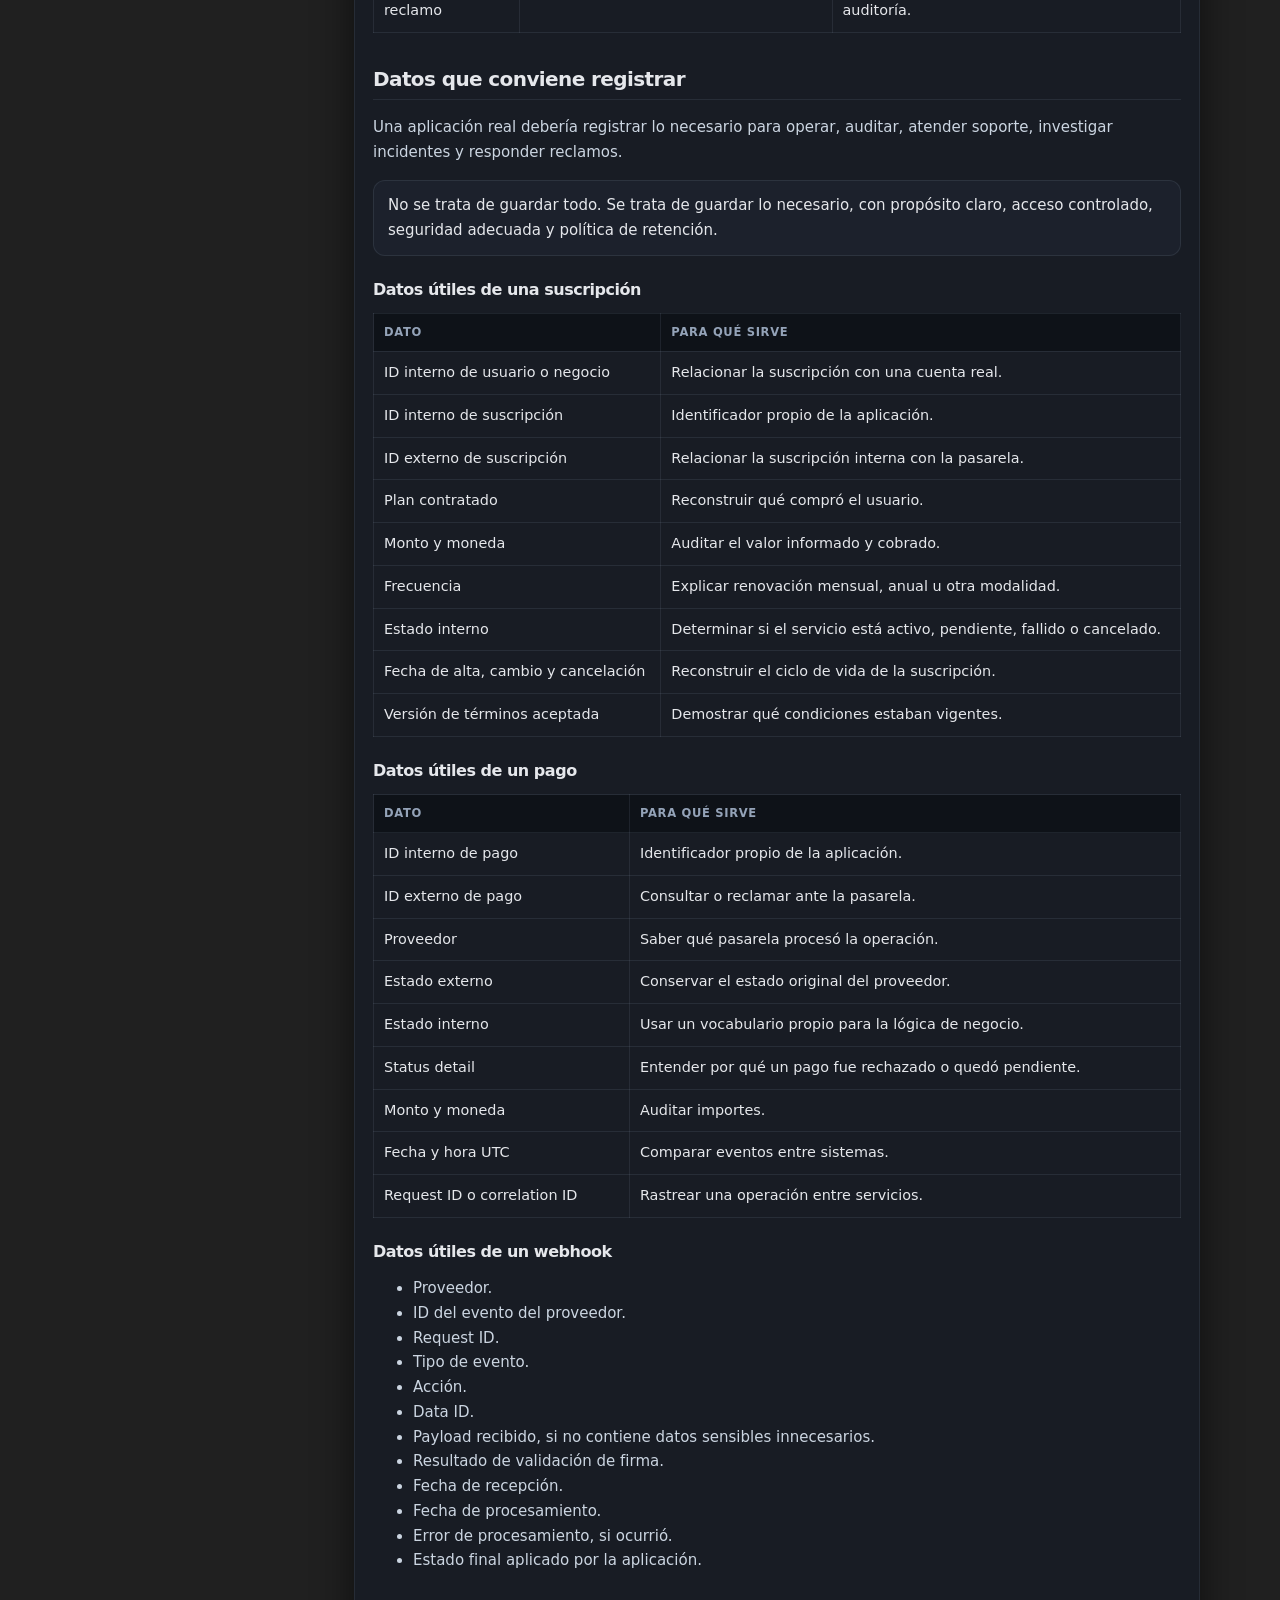
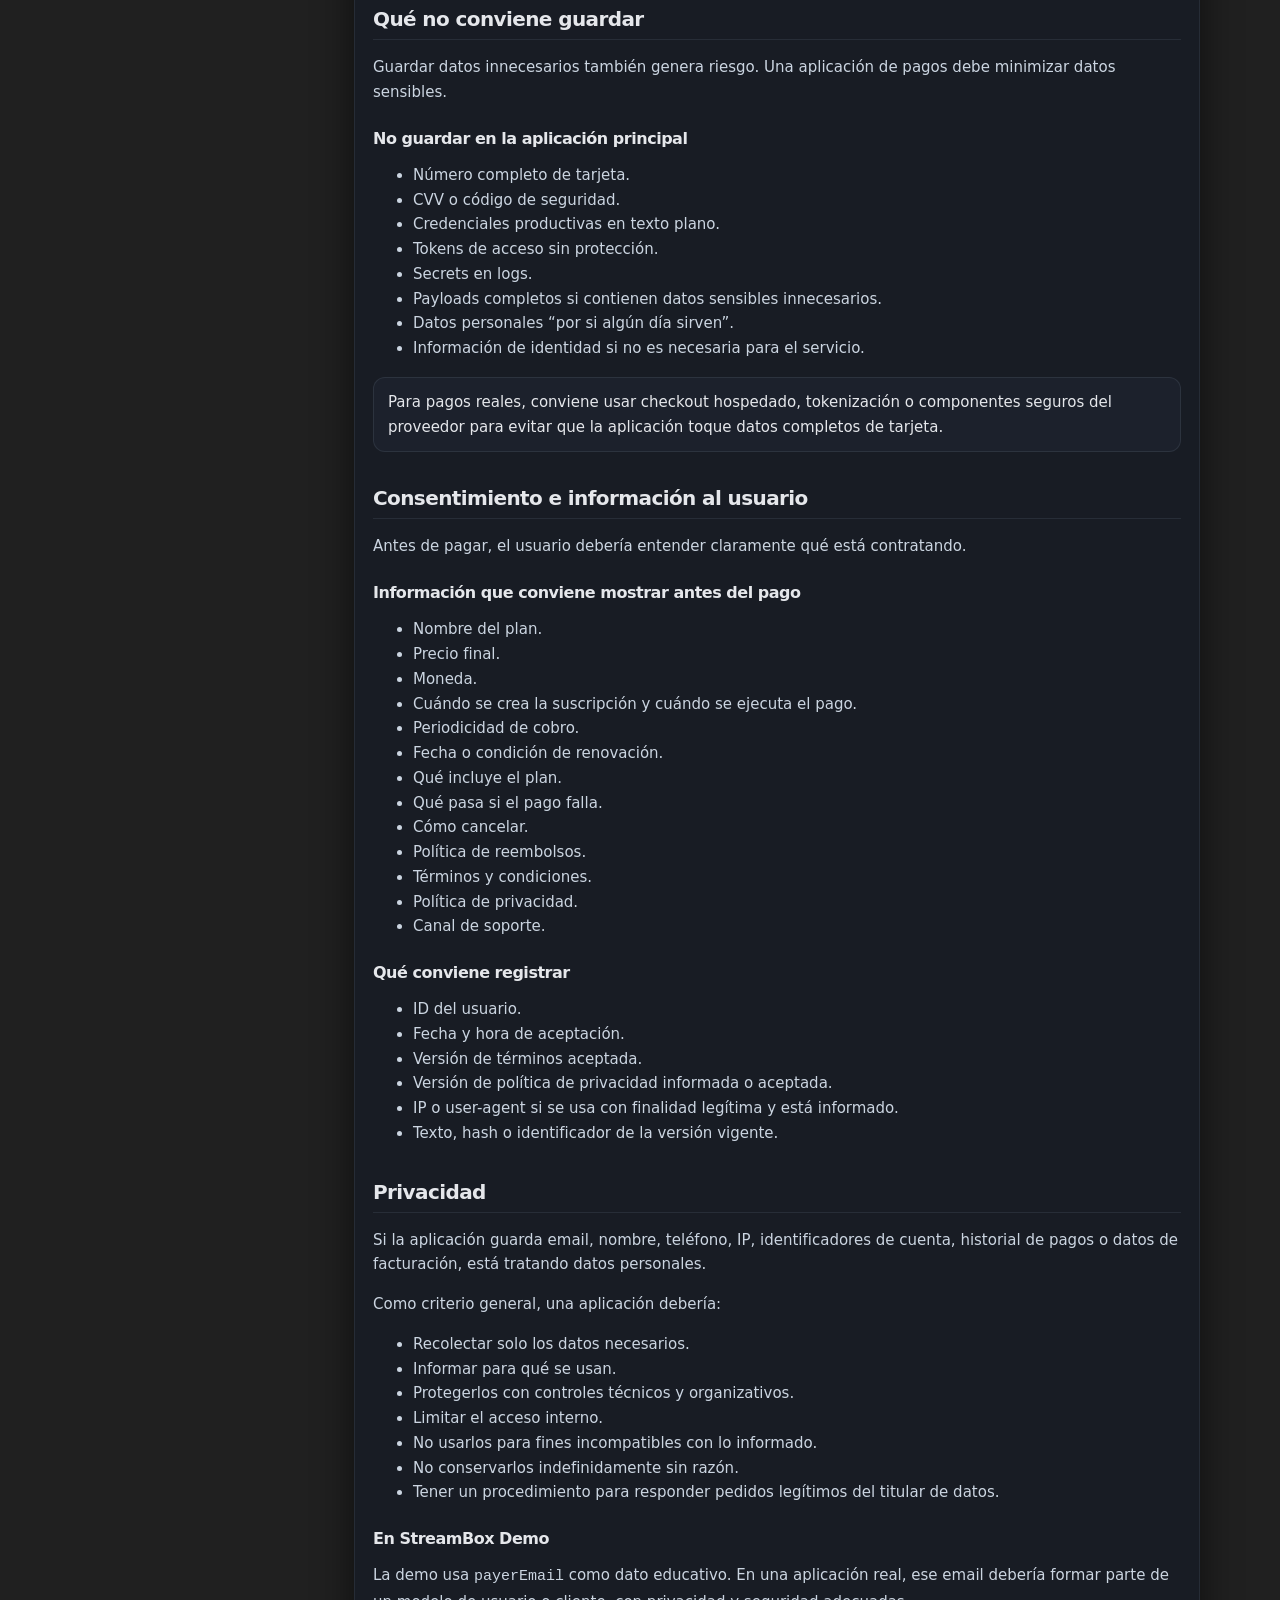
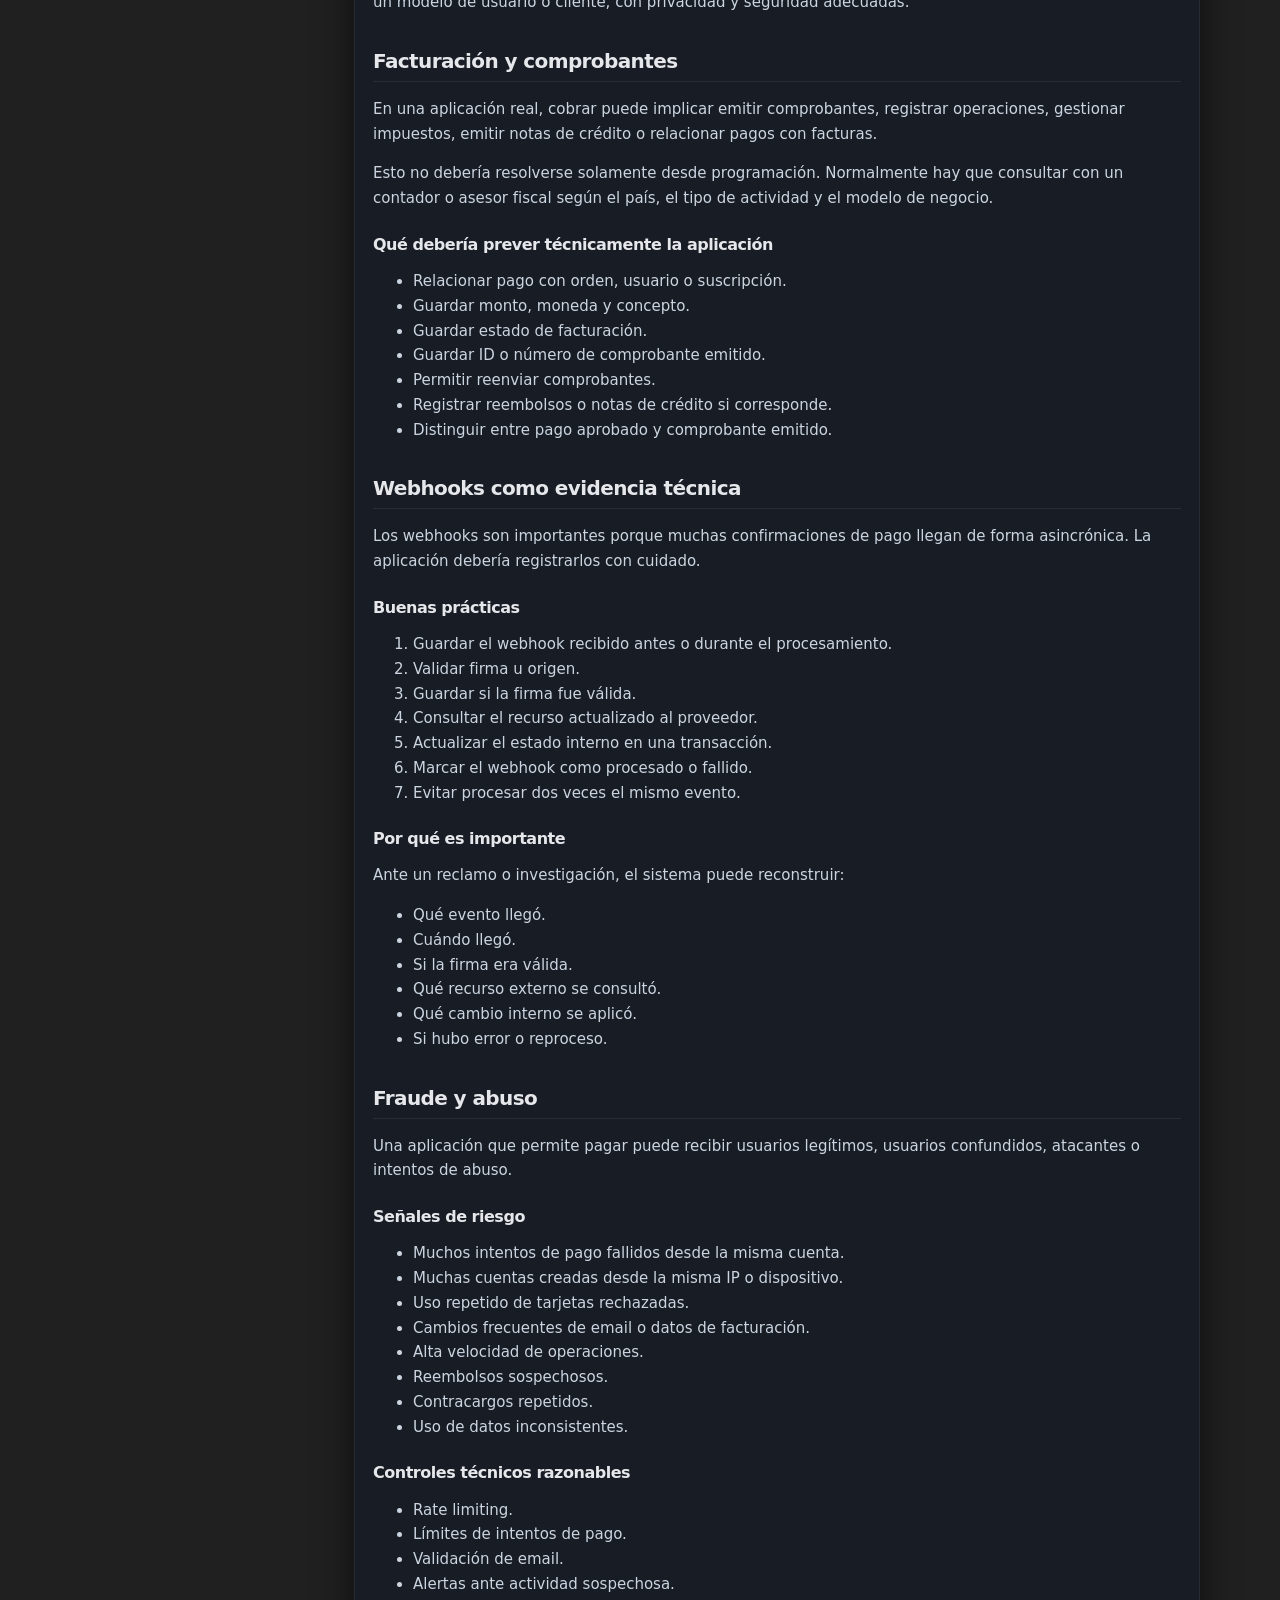
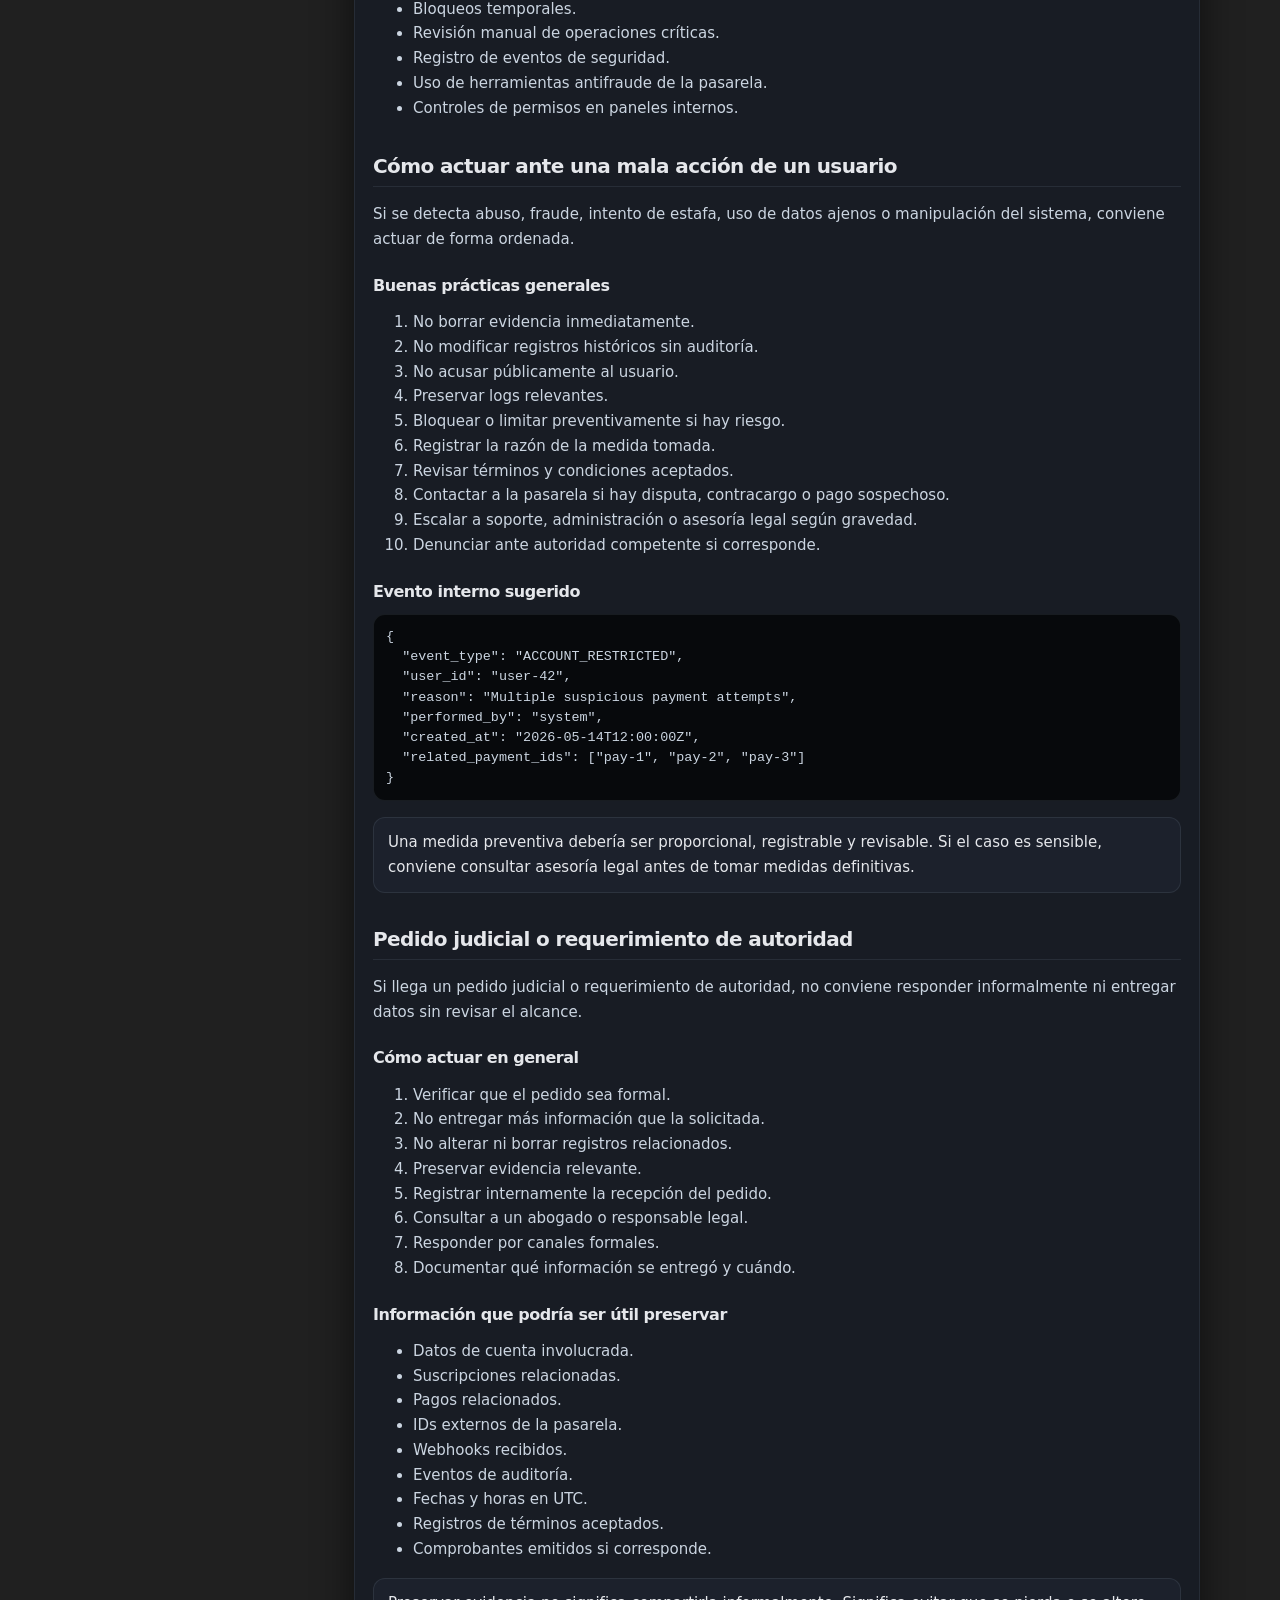
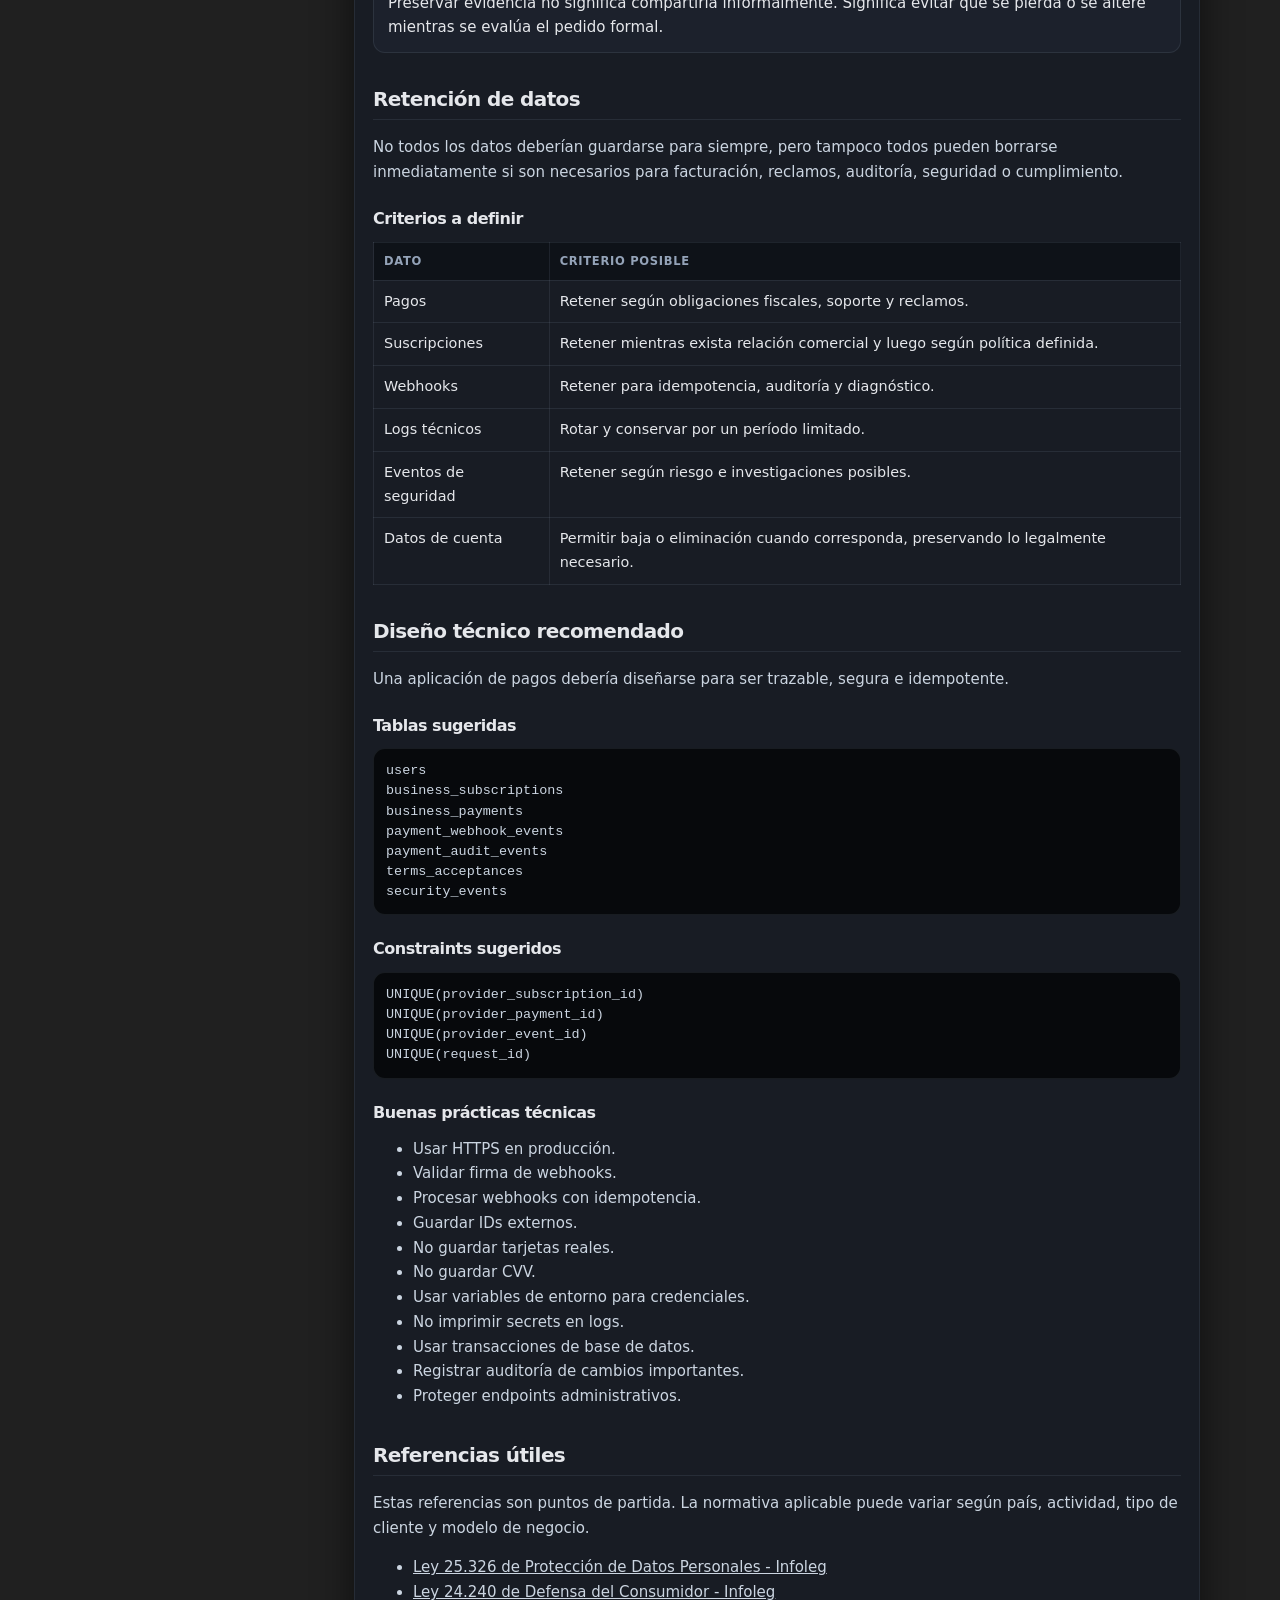
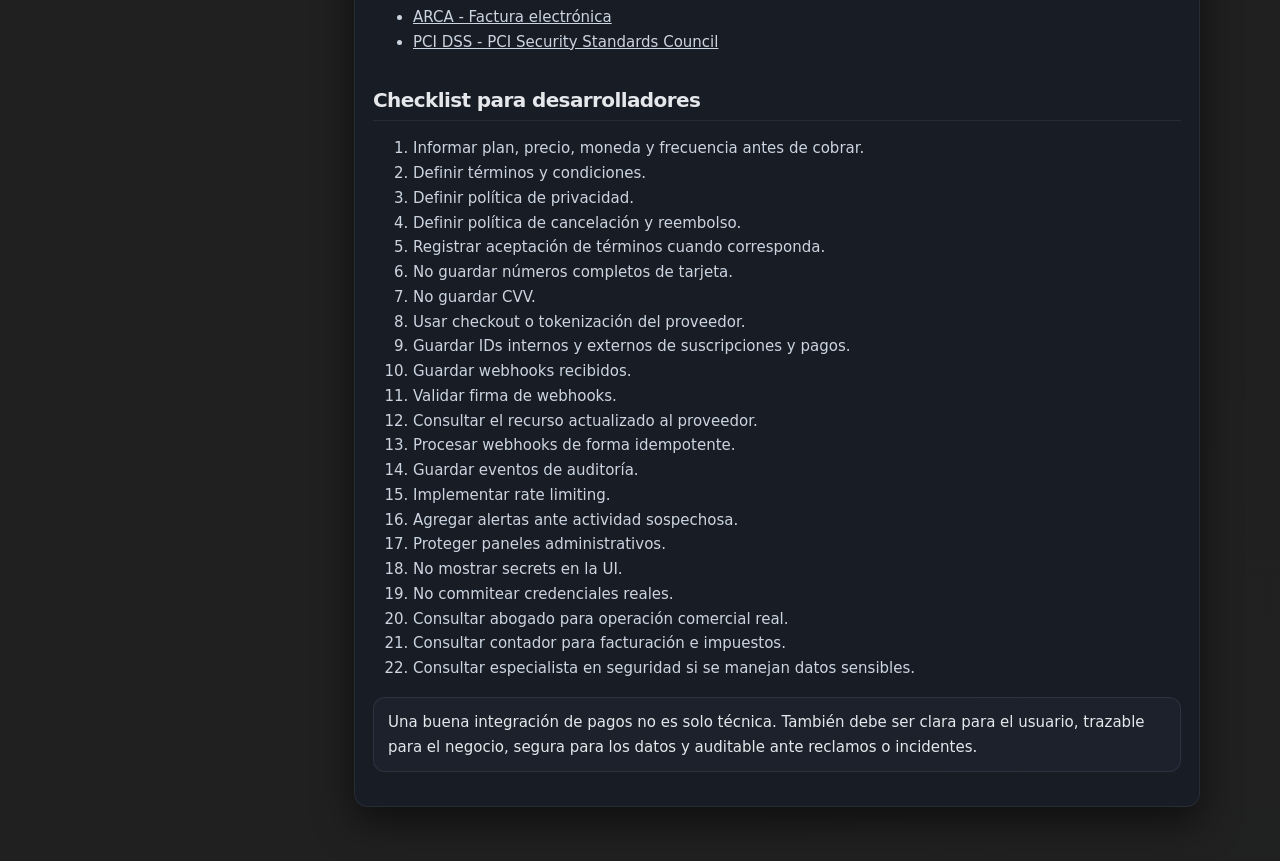
<file: src/main/resources/static/docs/legal-responsibilities.html>
<!doctype html>
<html lang="es">
<head>
    <meta charset="UTF-8" />
    <meta name="viewport" content="width=device-width, initial-scale=1.0" />
    <title>Responsabilidades legales · StreamBox Demo</title>
    <link rel="stylesheet" href="./docs.css" />
</head>
<body>
<div class="docs-shell">
    <header class="docs-header">
        <div class="docs-brand">
            <h1>Responsabilidades legales</h1>
        </div>

        <nav class="docs-actions" aria-label="Acciones">
            <a class="docs-button" href="./index.html">Docs</a>
            <a class="docs-button" href="../index.html">StreamBox</a>
        </nav>
    </header>

    <div class="docs-layout">
        <aside class="docs-toc">
            <strong>Contenido</strong>
            <a href="#aviso">Aviso importante</a>
            <a href="#objetivo">Objetivo</a>
            <a href="#que-cambia">Qué cambia al cobrar</a>
            <a href="#datos">Datos que conviene registrar</a>
            <a href="#no-guardar">Qué no guardar</a>
            <a href="#consentimiento">Consentimiento e información</a>
            <a href="#privacidad">Privacidad</a>
            <a href="#facturacion">Facturación</a>
            <a href="#webhooks">Webhooks como evidencia</a>
            <a href="#fraude">Fraude y abuso</a>
            <a href="#incidente">Mala acción de un usuario</a>
            <a href="#autoridad">Pedido judicial o autoridad</a>
            <a href="#retencion">Retención de datos</a>
            <a href="#tecnico">Diseño técnico recomendado</a>
            <a href="#referencias">Referencias</a>
            <a href="#checklist">Checklist</a>
        </aside>

        <main class="docs-content">
            <h1 id="aviso">Responsabilidades legales, privacidad y prevención de fraude</h1>

            <div class="docs-callout">
                Esta guía es educativa y orientativa para desarrolladores. No reemplaza el asesoramiento
                de un abogado, contador, especialista en seguridad, especialista en compliance o profesional
                habilitado según el país, el negocio y el caso concreto.
            </div>

            <p>
                StreamBox Demo es una aplicación educativa que simula una plataforma que vende suscripciones.
                Aunque usa pagos ficticios, sirve para pensar qué responsabilidades aparecen cuando una
                aplicación real permite contratar, pagar, renovar, cancelar o cambiar un plan. En una integración
                real, contratar una suscripción y pagarla pueden ser pasos separados, y ambos deberían quedar
                registrados con claridad.
            </p>

            <p>
                Las obligaciones reales dependen del país, actividad comercial, tipo de cliente, pasarela
                usada, datos recolectados, facturación, términos aceptados, políticas de reembolso y riesgos
                de fraude.
            </p>

            <h2 id="objetivo">Objetivo de esta guía</h2>

            <p>
                El objetivo es ayudar al desarrollador a diseñar una aplicación de pagos con trazabilidad,
                privacidad, evidencia y controles mínimos.
            </p>

            <p>
                Una aplicación que cobra debería poder responder preguntas como:
            </p>

            <ul>
                <li>¿Qué usuario inició la operación?</li>
                <li>¿Qué plan, producto o servicio contrató?</li>
                <li>¿Qué monto y moneda se le informó?</li>
                <li>¿Qué términos aceptó?</li>
                <li>¿Qué proveedor de pagos se usó?</li>
                <li>¿Qué ID externo devolvió la pasarela para la suscripción?</li>
                <li>¿Qué ID externo devolvió la pasarela para el pago?</li>
                <li>¿Qué webhook llegó?</li>
                <li>¿La firma del webhook fue válida?</li>
                <li>¿Qué estado interno tenía antes y después?</li>
                <li>¿Qué comprobante o factura corresponde?</li>
                <li>¿Qué ocurrió ante un reclamo, contracargo o sospecha de fraude?</li>
            </ul>

            <h2 id="que-cambia">Qué cambia cuando una aplicación permite cobrar</h2>

            <p>
                Cobrar no es solamente agregar un botón de pago. Aparecen responsabilidades nuevas:
                información al usuario, privacidad, seguridad, trazabilidad, facturación, soporte, reclamos,
                cancelaciones y prevención de fraude.
            </p>

            <table>
                <thead>
                <tr>
                    <th>Tema</th>
                    <th>Riesgo</th>
                    <th>Qué debería prever la app</th>
                </tr>
                </thead>
                <tbody>
                <tr>
                    <td>Precio y plan</td>
                    <td>El usuario reclama que no entendió qué contrató.</td>
                    <td>Mostrar plan, precio, moneda, frecuencia y condiciones antes de pagar.</td>
                </tr>
                <tr>
                    <td>Suscripciones</td>
                    <td>Renovaciones inesperadas o cancelaciones confusas.</td>
                    <td>Explicar frecuencia, renovación, cancelación y efectos de baja.</td>
                </tr>
                <tr>
                    <td>Pagos</td>
                    <td>Pagos duplicados, rechazados o pendientes mal interpretados.</td>
                    <td>Estados internos claros e idempotencia.</td>
                </tr>
                <tr>
                    <td>Datos personales</td>
                    <td>Recolectar, exponer o retener datos sin criterio.</td>
                    <td>Minimización, seguridad y política de privacidad.</td>
                </tr>
                <tr>
                    <td>Webhooks</td>
                    <td>Eventos falsos, duplicados o manipulados.</td>
                    <td>Validar firma, registrar eventos y consultar al proveedor.</td>
                </tr>
                <tr>
                    <td>Fraude</td>
                    <td>Cuentas falsas, tarjetas robadas, abuso o contracargos.</td>
                    <td>Límites, auditoría, alertas y revisión manual cuando corresponda.</td>
                </tr>
                <tr>
                    <td>Autoridad o reclamo</td>
                    <td>No poder reconstruir qué pasó.</td>
                    <td>Logs, registros, IDs externos y eventos de auditoría.</td>
                </tr>
                </tbody>
            </table>

            <h2 id="datos">Datos que conviene registrar</h2>

            <p>
                Una aplicación real debería registrar lo necesario para operar, auditar, atender soporte,
                investigar incidentes y responder reclamos.
            </p>

            <div class="docs-callout">
                No se trata de guardar todo. Se trata de guardar lo necesario, con propósito claro,
                acceso controlado, seguridad adecuada y política de retención.
            </div>

            <h3>Datos útiles de una suscripción</h3>

            <table>
                <thead>
                <tr>
                    <th>Dato</th>
                    <th>Para qué sirve</th>
                </tr>
                </thead>
                <tbody>
                <tr>
                    <td>ID interno de usuario o negocio</td>
                    <td>Relacionar la suscripción con una cuenta real.</td>
                </tr>
                <tr>
                    <td>ID interno de suscripción</td>
                    <td>Identificador propio de la aplicación.</td>
                </tr>
                <tr>
                    <td>ID externo de suscripción</td>
                    <td>Relacionar la suscripción interna con la pasarela.</td>
                </tr>
                <tr>
                    <td>Plan contratado</td>
                    <td>Reconstruir qué compró el usuario.</td>
                </tr>
                <tr>
                    <td>Monto y moneda</td>
                    <td>Auditar el valor informado y cobrado.</td>
                </tr>
                <tr>
                    <td>Frecuencia</td>
                    <td>Explicar renovación mensual, anual u otra modalidad.</td>
                </tr>
                <tr>
                    <td>Estado interno</td>
                    <td>Determinar si el servicio está activo, pendiente, fallido o cancelado.</td>
                </tr>
                <tr>
                    <td>Fecha de alta, cambio y cancelación</td>
                    <td>Reconstruir el ciclo de vida de la suscripción.</td>
                </tr>
                <tr>
                    <td>Versión de términos aceptada</td>
                    <td>Demostrar qué condiciones estaban vigentes.</td>
                </tr>
                </tbody>
            </table>

            <h3>Datos útiles de un pago</h3>

            <table>
                <thead>
                <tr>
                    <th>Dato</th>
                    <th>Para qué sirve</th>
                </tr>
                </thead>
                <tbody>
                <tr>
                    <td>ID interno de pago</td>
                    <td>Identificador propio de la aplicación.</td>
                </tr>
                <tr>
                    <td>ID externo de pago</td>
                    <td>Consultar o reclamar ante la pasarela.</td>
                </tr>
                <tr>
                    <td>Proveedor</td>
                    <td>Saber qué pasarela procesó la operación.</td>
                </tr>
                <tr>
                    <td>Estado externo</td>
                    <td>Conservar el estado original del proveedor.</td>
                </tr>
                <tr>
                    <td>Estado interno</td>
                    <td>Usar un vocabulario propio para la lógica de negocio.</td>
                </tr>
                <tr>
                    <td>Status detail</td>
                    <td>Entender por qué un pago fue rechazado o quedó pendiente.</td>
                </tr>
                <tr>
                    <td>Monto y moneda</td>
                    <td>Auditar importes.</td>
                </tr>
                <tr>
                    <td>Fecha y hora UTC</td>
                    <td>Comparar eventos entre sistemas.</td>
                </tr>
                <tr>
                    <td>Request ID o correlation ID</td>
                    <td>Rastrear una operación entre servicios.</td>
                </tr>
                </tbody>
            </table>

            <h3>Datos útiles de un webhook</h3>

            <ul>
                <li>Proveedor.</li>
                <li>ID del evento del proveedor.</li>
                <li>Request ID.</li>
                <li>Tipo de evento.</li>
                <li>Acción.</li>
                <li>Data ID.</li>
                <li>Payload recibido, si no contiene datos sensibles innecesarios.</li>
                <li>Resultado de validación de firma.</li>
                <li>Fecha de recepción.</li>
                <li>Fecha de procesamiento.</li>
                <li>Error de procesamiento, si ocurrió.</li>
                <li>Estado final aplicado por la aplicación.</li>
            </ul>

            <h2 id="no-guardar">Qué no conviene guardar</h2>

            <p>
                Guardar datos innecesarios también genera riesgo. Una aplicación de pagos debe minimizar
                datos sensibles.
            </p>

            <h3>No guardar en la aplicación principal</h3>

            <ul>
                <li>Número completo de tarjeta.</li>
                <li>CVV o código de seguridad.</li>
                <li>Credenciales productivas en texto plano.</li>
                <li>Tokens de acceso sin protección.</li>
                <li>Secrets en logs.</li>
                <li>Payloads completos si contienen datos sensibles innecesarios.</li>
                <li>Datos personales “por si algún día sirven”.</li>
                <li>Información de identidad si no es necesaria para el servicio.</li>
            </ul>

            <div class="docs-callout">
                Para pagos reales, conviene usar checkout hospedado, tokenización o componentes seguros
                del proveedor para evitar que la aplicación toque datos completos de tarjeta.
            </div>

            <h2 id="consentimiento">Consentimiento e información al usuario</h2>

            <p>
                Antes de pagar, el usuario debería entender claramente qué está contratando.
            </p>

            <h3>Información que conviene mostrar antes del pago</h3>

            <ul>
                <li>Nombre del plan.</li>
                <li>Precio final.</li>
                <li>Moneda.</li>
                <li>Cuándo se crea la suscripción y cuándo se ejecuta el pago.</li>
                <li>Periodicidad de cobro.</li>
                <li>Fecha o condición de renovación.</li>
                <li>Qué incluye el plan.</li>
                <li>Qué pasa si el pago falla.</li>
                <li>Cómo cancelar.</li>
                <li>Política de reembolsos.</li>
                <li>Términos y condiciones.</li>
                <li>Política de privacidad.</li>
                <li>Canal de soporte.</li>
            </ul>

            <h3>Qué conviene registrar</h3>

            <ul>
                <li>ID del usuario.</li>
                <li>Fecha y hora de aceptación.</li>
                <li>Versión de términos aceptada.</li>
                <li>Versión de política de privacidad informada o aceptada.</li>
                <li>IP o user-agent si se usa con finalidad legítima y está informado.</li>
                <li>Texto, hash o identificador de la versión vigente.</li>
            </ul>

            <h2 id="privacidad">Privacidad</h2>

            <p>
                Si la aplicación guarda email, nombre, teléfono, IP, identificadores de cuenta, historial
                de pagos o datos de facturación, está tratando datos personales.
            </p>

            <p>
                Como criterio general, una aplicación debería:
            </p>

            <ul>
                <li>Recolectar solo los datos necesarios.</li>
                <li>Informar para qué se usan.</li>
                <li>Protegerlos con controles técnicos y organizativos.</li>
                <li>Limitar el acceso interno.</li>
                <li>No usarlos para fines incompatibles con lo informado.</li>
                <li>No conservarlos indefinidamente sin razón.</li>
                <li>Tener un procedimiento para responder pedidos legítimos del titular de datos.</li>
            </ul>

            <h3>En StreamBox Demo</h3>

            <p>
                La demo usa <code>payerEmail</code> como dato educativo. En una aplicación real, ese email
                debería formar parte de un modelo de usuario o cliente, con privacidad y seguridad adecuadas.
            </p>

            <h2 id="facturacion">Facturación y comprobantes</h2>

            <p>
                En una aplicación real, cobrar puede implicar emitir comprobantes, registrar operaciones,
                gestionar impuestos, emitir notas de crédito o relacionar pagos con facturas.
            </p>

            <p>
                Esto no debería resolverse solamente desde programación. Normalmente hay que consultar
                con un contador o asesor fiscal según el país, el tipo de actividad y el modelo de negocio.
            </p>

            <h3>Qué debería prever técnicamente la aplicación</h3>

            <ul>
                <li>Relacionar pago con orden, usuario o suscripción.</li>
                <li>Guardar monto, moneda y concepto.</li>
                <li>Guardar estado de facturación.</li>
                <li>Guardar ID o número de comprobante emitido.</li>
                <li>Permitir reenviar comprobantes.</li>
                <li>Registrar reembolsos o notas de crédito si corresponde.</li>
                <li>Distinguir entre pago aprobado y comprobante emitido.</li>
            </ul>

            <h2 id="webhooks">Webhooks como evidencia técnica</h2>

            <p>
                Los webhooks son importantes porque muchas confirmaciones de pago llegan de forma asincrónica.
                La aplicación debería registrarlos con cuidado.
            </p>

            <h3>Buenas prácticas</h3>

            <ol>
                <li>Guardar el webhook recibido antes o durante el procesamiento.</li>
                <li>Validar firma u origen.</li>
                <li>Guardar si la firma fue válida.</li>
                <li>Consultar el recurso actualizado al proveedor.</li>
                <li>Actualizar el estado interno en una transacción.</li>
                <li>Marcar el webhook como procesado o fallido.</li>
                <li>Evitar procesar dos veces el mismo evento.</li>
            </ol>

            <h3>Por qué es importante</h3>

            <p>
                Ante un reclamo o investigación, el sistema puede reconstruir:
            </p>

            <ul>
                <li>Qué evento llegó.</li>
                <li>Cuándo llegó.</li>
                <li>Si la firma era válida.</li>
                <li>Qué recurso externo se consultó.</li>
                <li>Qué cambio interno se aplicó.</li>
                <li>Si hubo error o reproceso.</li>
            </ul>

            <h2 id="fraude">Fraude y abuso</h2>

            <p>
                Una aplicación que permite pagar puede recibir usuarios legítimos, usuarios confundidos,
                atacantes o intentos de abuso.
            </p>

            <h3>Señales de riesgo</h3>

            <ul>
                <li>Muchos intentos de pago fallidos desde la misma cuenta.</li>
                <li>Muchas cuentas creadas desde la misma IP o dispositivo.</li>
                <li>Uso repetido de tarjetas rechazadas.</li>
                <li>Cambios frecuentes de email o datos de facturación.</li>
                <li>Alta velocidad de operaciones.</li>
                <li>Reembolsos sospechosos.</li>
                <li>Contracargos repetidos.</li>
                <li>Uso de datos inconsistentes.</li>
            </ul>

            <h3>Controles técnicos razonables</h3>

            <ul>
                <li>Rate limiting.</li>
                <li>Límites de intentos de pago.</li>
                <li>Validación de email.</li>
                <li>Alertas ante actividad sospechosa.</li>
                <li>Bloqueos temporales.</li>
                <li>Revisión manual de operaciones críticas.</li>
                <li>Registro de eventos de seguridad.</li>
                <li>Uso de herramientas antifraude de la pasarela.</li>
                <li>Controles de permisos en paneles internos.</li>
            </ul>

            <h2 id="incidente">Cómo actuar ante una mala acción de un usuario</h2>

            <p>
                Si se detecta abuso, fraude, intento de estafa, uso de datos ajenos o manipulación del sistema,
                conviene actuar de forma ordenada.
            </p>

            <h3>Buenas prácticas generales</h3>

            <ol>
                <li>No borrar evidencia inmediatamente.</li>
                <li>No modificar registros históricos sin auditoría.</li>
                <li>No acusar públicamente al usuario.</li>
                <li>Preservar logs relevantes.</li>
                <li>Bloquear o limitar preventivamente si hay riesgo.</li>
                <li>Registrar la razón de la medida tomada.</li>
                <li>Revisar términos y condiciones aceptados.</li>
                <li>Contactar a la pasarela si hay disputa, contracargo o pago sospechoso.</li>
                <li>Escalar a soporte, administración o asesoría legal según gravedad.</li>
                <li>Denunciar ante autoridad competente si corresponde.</li>
            </ol>

            <h3>Evento interno sugerido</h3>

            <pre><code>{
  "event_type": "ACCOUNT_RESTRICTED",
  "user_id": "user-42",
  "reason": "Multiple suspicious payment attempts",
  "performed_by": "system",
  "created_at": "2026-05-14T12:00:00Z",
  "related_payment_ids": ["pay-1", "pay-2", "pay-3"]
}</code></pre>

            <div class="docs-callout">
                Una medida preventiva debería ser proporcional, registrable y revisable. Si el caso es sensible,
                conviene consultar asesoría legal antes de tomar medidas definitivas.
            </div>

            <h2 id="autoridad">Pedido judicial o requerimiento de autoridad</h2>

            <p>
                Si llega un pedido judicial o requerimiento de autoridad, no conviene responder informalmente
                ni entregar datos sin revisar el alcance.
            </p>

            <h3>Cómo actuar en general</h3>

            <ol>
                <li>Verificar que el pedido sea formal.</li>
                <li>No entregar más información que la solicitada.</li>
                <li>No alterar ni borrar registros relacionados.</li>
                <li>Preservar evidencia relevante.</li>
                <li>Registrar internamente la recepción del pedido.</li>
                <li>Consultar a un abogado o responsable legal.</li>
                <li>Responder por canales formales.</li>
                <li>Documentar qué información se entregó y cuándo.</li>
            </ol>

            <h3>Información que podría ser útil preservar</h3>

            <ul>
                <li>Datos de cuenta involucrada.</li>
                <li>Suscripciones relacionadas.</li>
                <li>Pagos relacionados.</li>
                <li>IDs externos de la pasarela.</li>
                <li>Webhooks recibidos.</li>
                <li>Eventos de auditoría.</li>
                <li>Fechas y horas en UTC.</li>
                <li>Registros de términos aceptados.</li>
                <li>Comprobantes emitidos si corresponde.</li>
            </ul>

            <div class="docs-callout">
                Preservar evidencia no significa compartirla informalmente. Significa evitar que se pierda
                o se altere mientras se evalúa el pedido formal.
            </div>

            <h2 id="retencion">Retención de datos</h2>

            <p>
                No todos los datos deberían guardarse para siempre, pero tampoco todos pueden borrarse
                inmediatamente si son necesarios para facturación, reclamos, auditoría, seguridad o cumplimiento.
            </p>

            <h3>Criterios a definir</h3>

            <table>
                <thead>
                <tr>
                    <th>Dato</th>
                    <th>Criterio posible</th>
                </tr>
                </thead>
                <tbody>
                <tr>
                    <td>Pagos</td>
                    <td>Retener según obligaciones fiscales, soporte y reclamos.</td>
                </tr>
                <tr>
                    <td>Suscripciones</td>
                    <td>Retener mientras exista relación comercial y luego según política definida.</td>
                </tr>
                <tr>
                    <td>Webhooks</td>
                    <td>Retener para idempotencia, auditoría y diagnóstico.</td>
                </tr>
                <tr>
                    <td>Logs técnicos</td>
                    <td>Rotar y conservar por un período limitado.</td>
                </tr>
                <tr>
                    <td>Eventos de seguridad</td>
                    <td>Retener según riesgo e investigaciones posibles.</td>
                </tr>
                <tr>
                    <td>Datos de cuenta</td>
                    <td>Permitir baja o eliminación cuando corresponda, preservando lo legalmente necesario.</td>
                </tr>
                </tbody>
            </table>

            <h2 id="tecnico">Diseño técnico recomendado</h2>

            <p>
                Una aplicación de pagos debería diseñarse para ser trazable, segura e idempotente.
            </p>

            <h3>Tablas sugeridas</h3>

            <pre><code>users
business_subscriptions
business_payments
payment_webhook_events
payment_audit_events
terms_acceptances
security_events</code></pre>

            <h3>Constraints sugeridos</h3>

            <pre><code>UNIQUE(provider_subscription_id)
UNIQUE(provider_payment_id)
UNIQUE(provider_event_id)
UNIQUE(request_id)</code></pre>

            <h3>Buenas prácticas técnicas</h3>

            <ul>
                <li>Usar HTTPS en producción.</li>
                <li>Validar firma de webhooks.</li>
                <li>Procesar webhooks con idempotencia.</li>
                <li>Guardar IDs externos.</li>
                <li>No guardar tarjetas reales.</li>
                <li>No guardar CVV.</li>
                <li>Usar variables de entorno para credenciales.</li>
                <li>No imprimir secrets en logs.</li>
                <li>Usar transacciones de base de datos.</li>
                <li>Registrar auditoría de cambios importantes.</li>
                <li>Proteger endpoints administrativos.</li>
            </ul>

            <h2 id="referencias">Referencias útiles</h2>

            <p>
                Estas referencias son puntos de partida. La normativa aplicable puede variar según país,
                actividad, tipo de cliente y modelo de negocio.
            </p>

            <ul>
                <li>
                    <a href="https://servicios.infoleg.gob.ar/infolegInternet/anexos/60000-64999/64790/texact.htm" target="_blank" rel="noreferrer">
                        Ley 25.326 de Protección de Datos Personales - Infoleg
                    </a>
                </li>
                <li>
                    <a href="https://servicios.infoleg.gob.ar/infolegInternet/anexos/0-4999/638/texact.htm" target="_blank" rel="noreferrer">
                        Ley 24.240 de Defensa del Consumidor - Infoleg
                    </a>
                </li>
                <li>
                    <a href="https://www.arca.gob.ar/fe/" target="_blank" rel="noreferrer">
                        ARCA - Factura electrónica
                    </a>
                </li>
                <li>
                    <a href="https://www.pcisecuritystandards.org/standards/pci-dss/" target="_blank" rel="noreferrer">
                        PCI DSS - PCI Security Standards Council
                    </a>
                </li>
            </ul>

            <h2 id="checklist">Checklist para desarrolladores</h2>

            <ol>
                <li>Informar plan, precio, moneda y frecuencia antes de cobrar.</li>
                <li>Definir términos y condiciones.</li>
                <li>Definir política de privacidad.</li>
                <li>Definir política de cancelación y reembolso.</li>
                <li>Registrar aceptación de términos cuando corresponda.</li>
                <li>No guardar números completos de tarjeta.</li>
                <li>No guardar CVV.</li>
                <li>Usar checkout o tokenización del proveedor.</li>
                <li>Guardar IDs internos y externos de suscripciones y pagos.</li>
                <li>Guardar webhooks recibidos.</li>
                <li>Validar firma de webhooks.</li>
                <li>Consultar el recurso actualizado al proveedor.</li>
                <li>Procesar webhooks de forma idempotente.</li>
                <li>Guardar eventos de auditoría.</li>
                <li>Implementar rate limiting.</li>
                <li>Agregar alertas ante actividad sospechosa.</li>
                <li>Proteger paneles administrativos.</li>
                <li>No mostrar secrets en la UI.</li>
                <li>No commitear credenciales reales.</li>
                <li>Consultar abogado para operación comercial real.</li>
                <li>Consultar contador para facturación e impuestos.</li>
                <li>Consultar especialista en seguridad si se manejan datos sensibles.</li>
            </ol>

            <div class="docs-callout">
                Una buena integración de pagos no es solo técnica. También debe ser clara para el usuario,
                trazable para el negocio, segura para los datos y auditable ante reclamos o incidentes.
            </div>
        </main>
    </div>
</div>
</body>
</html>
</file>
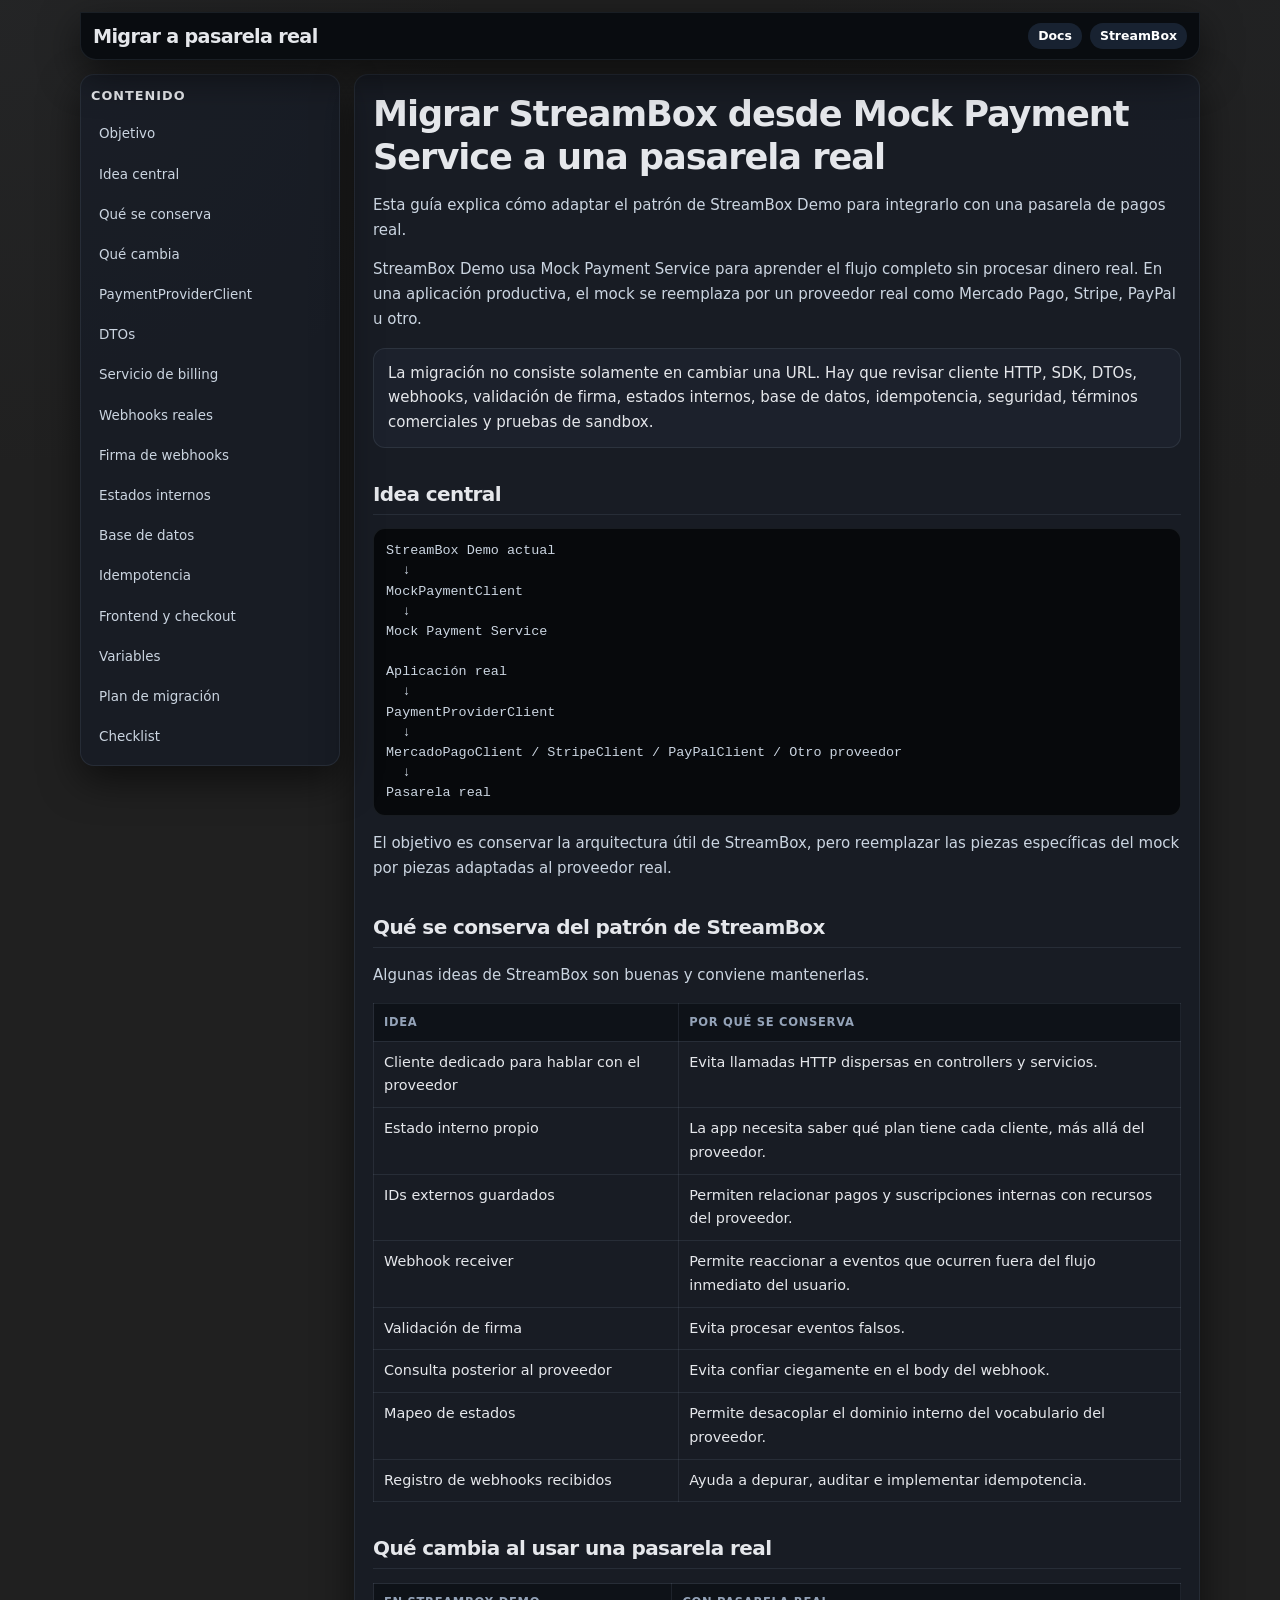
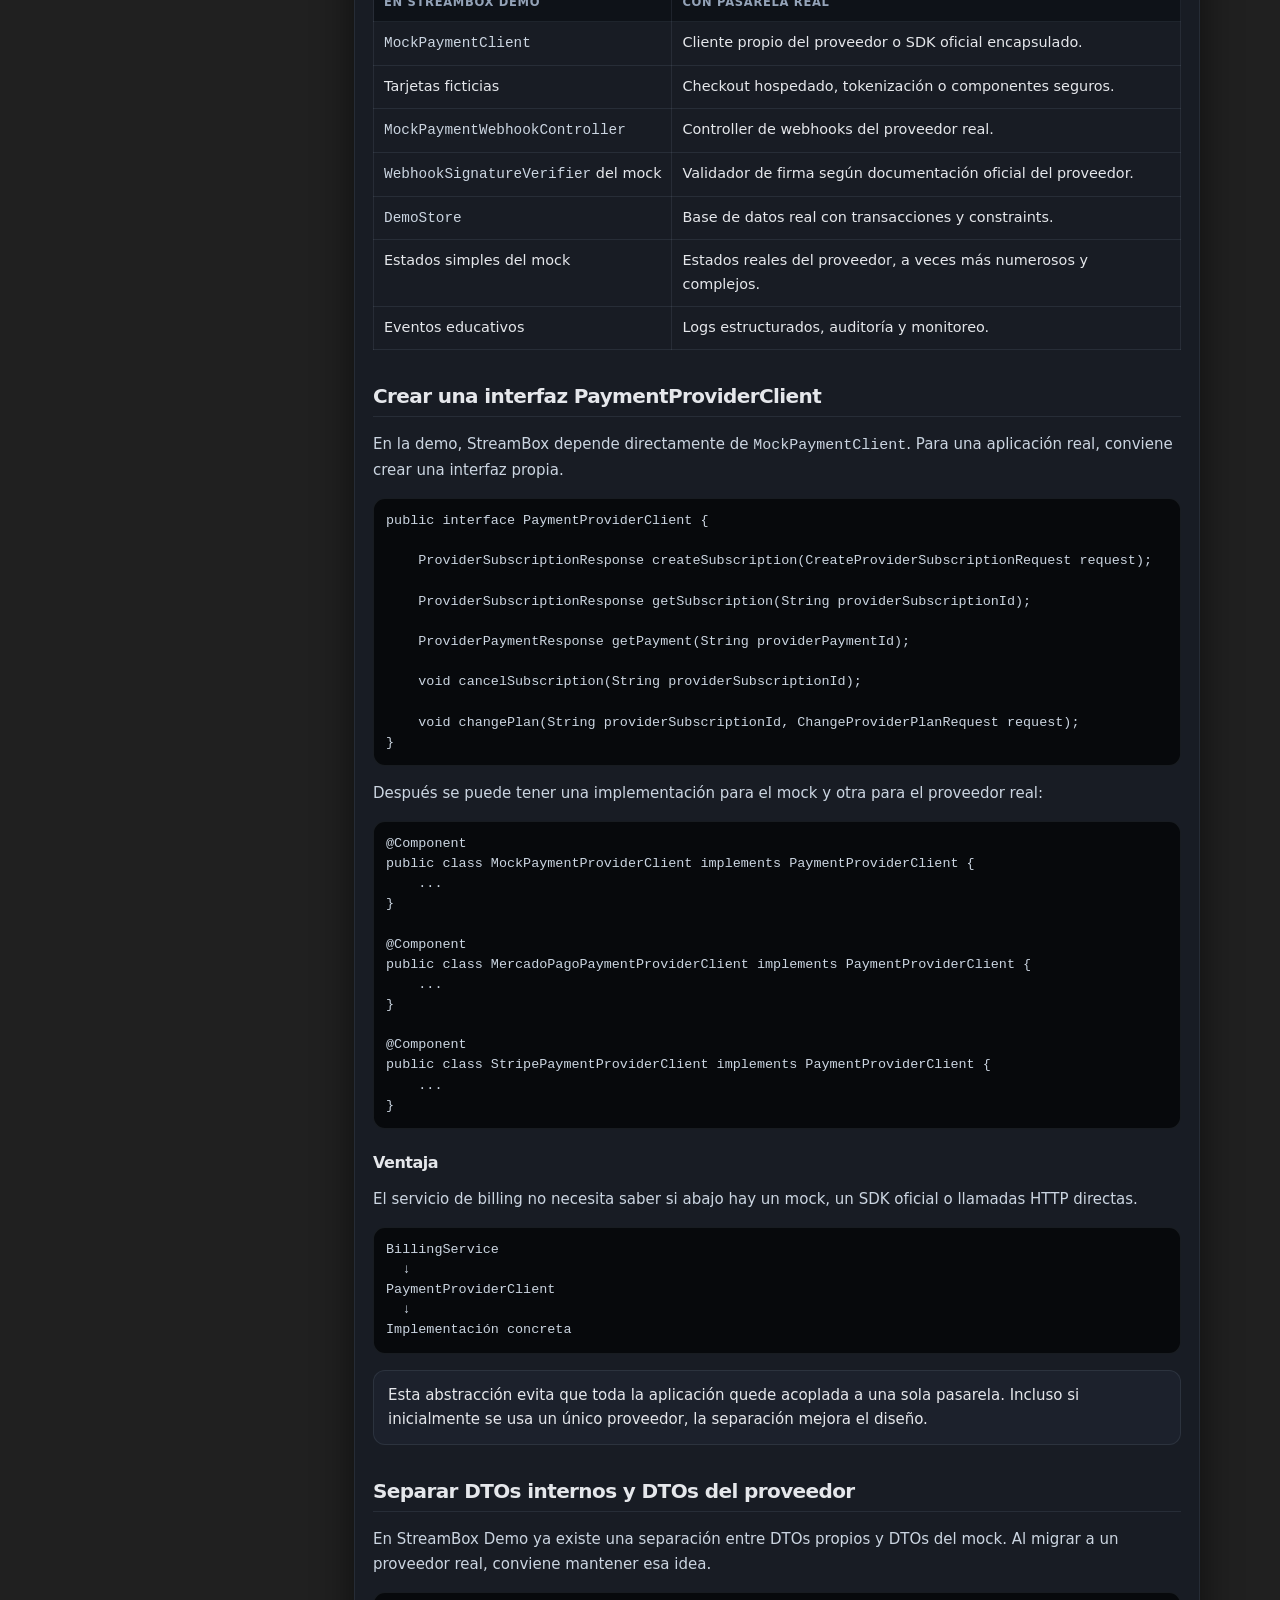
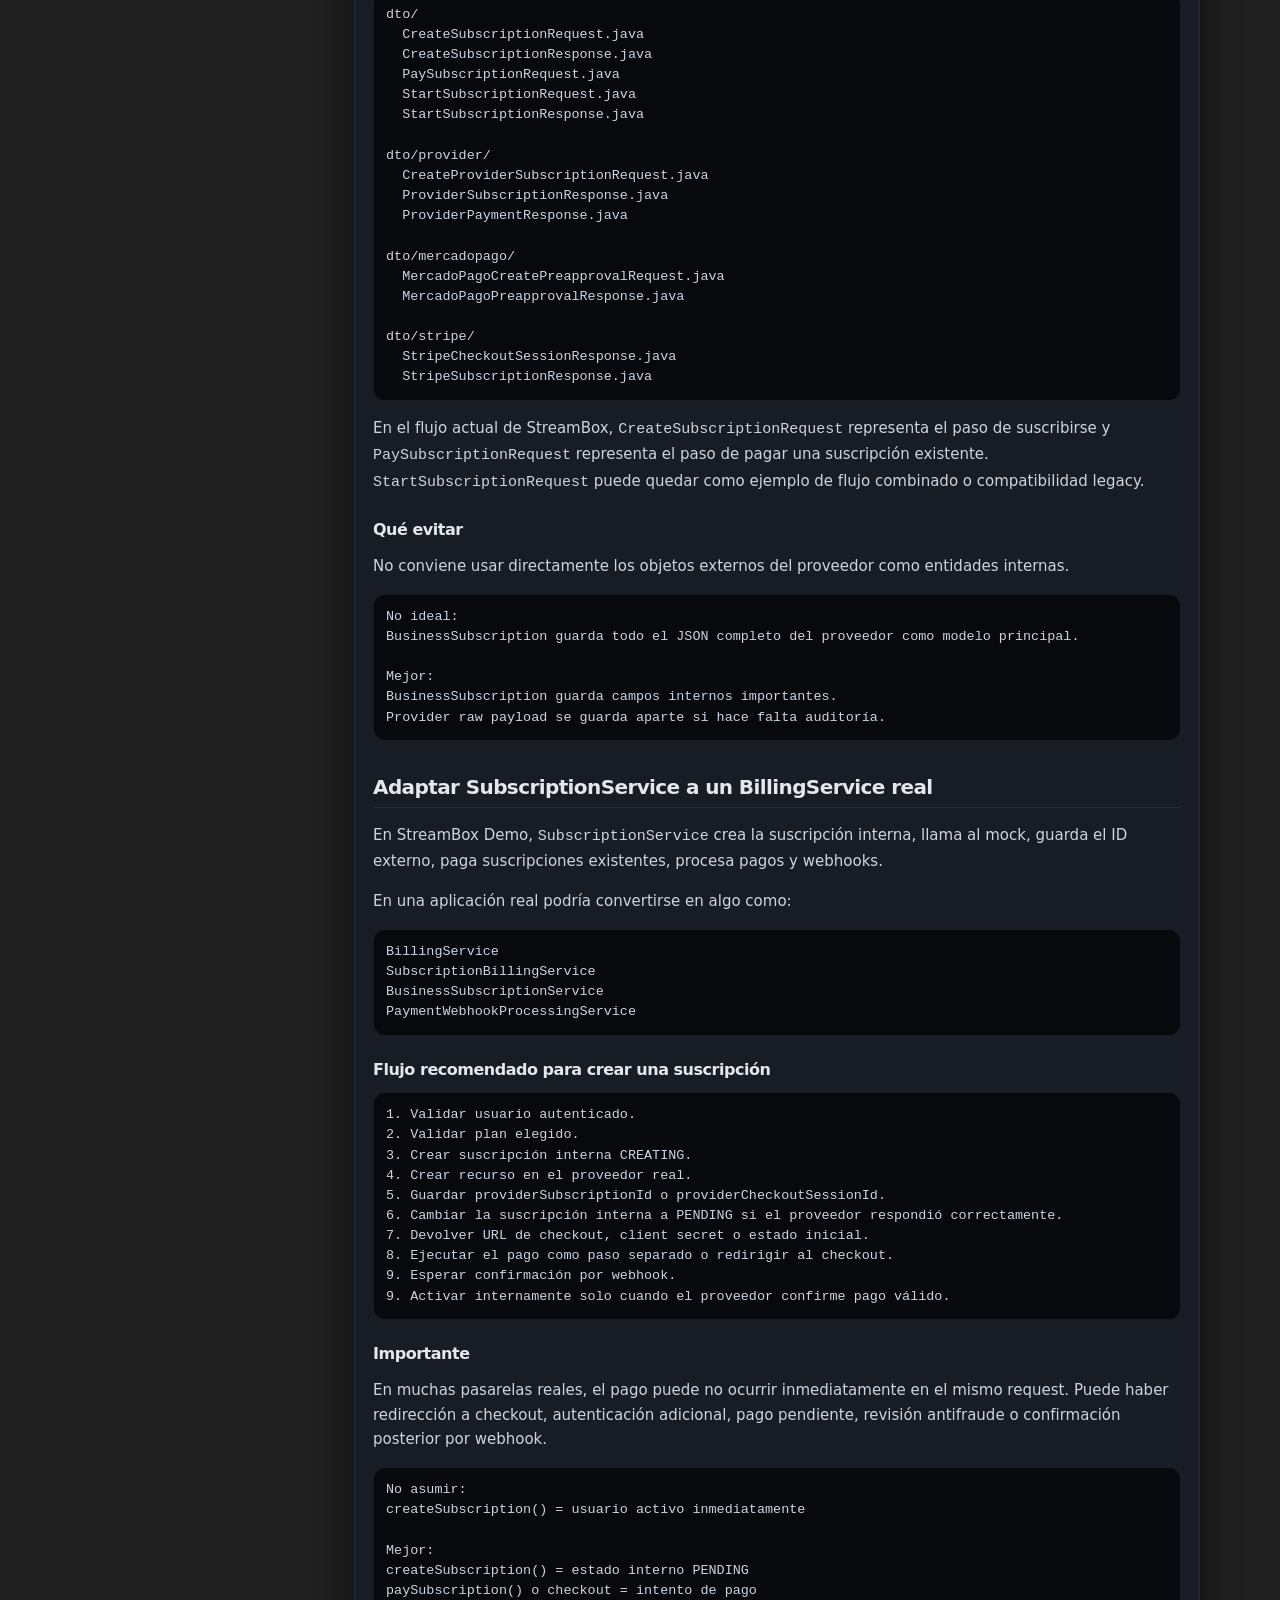
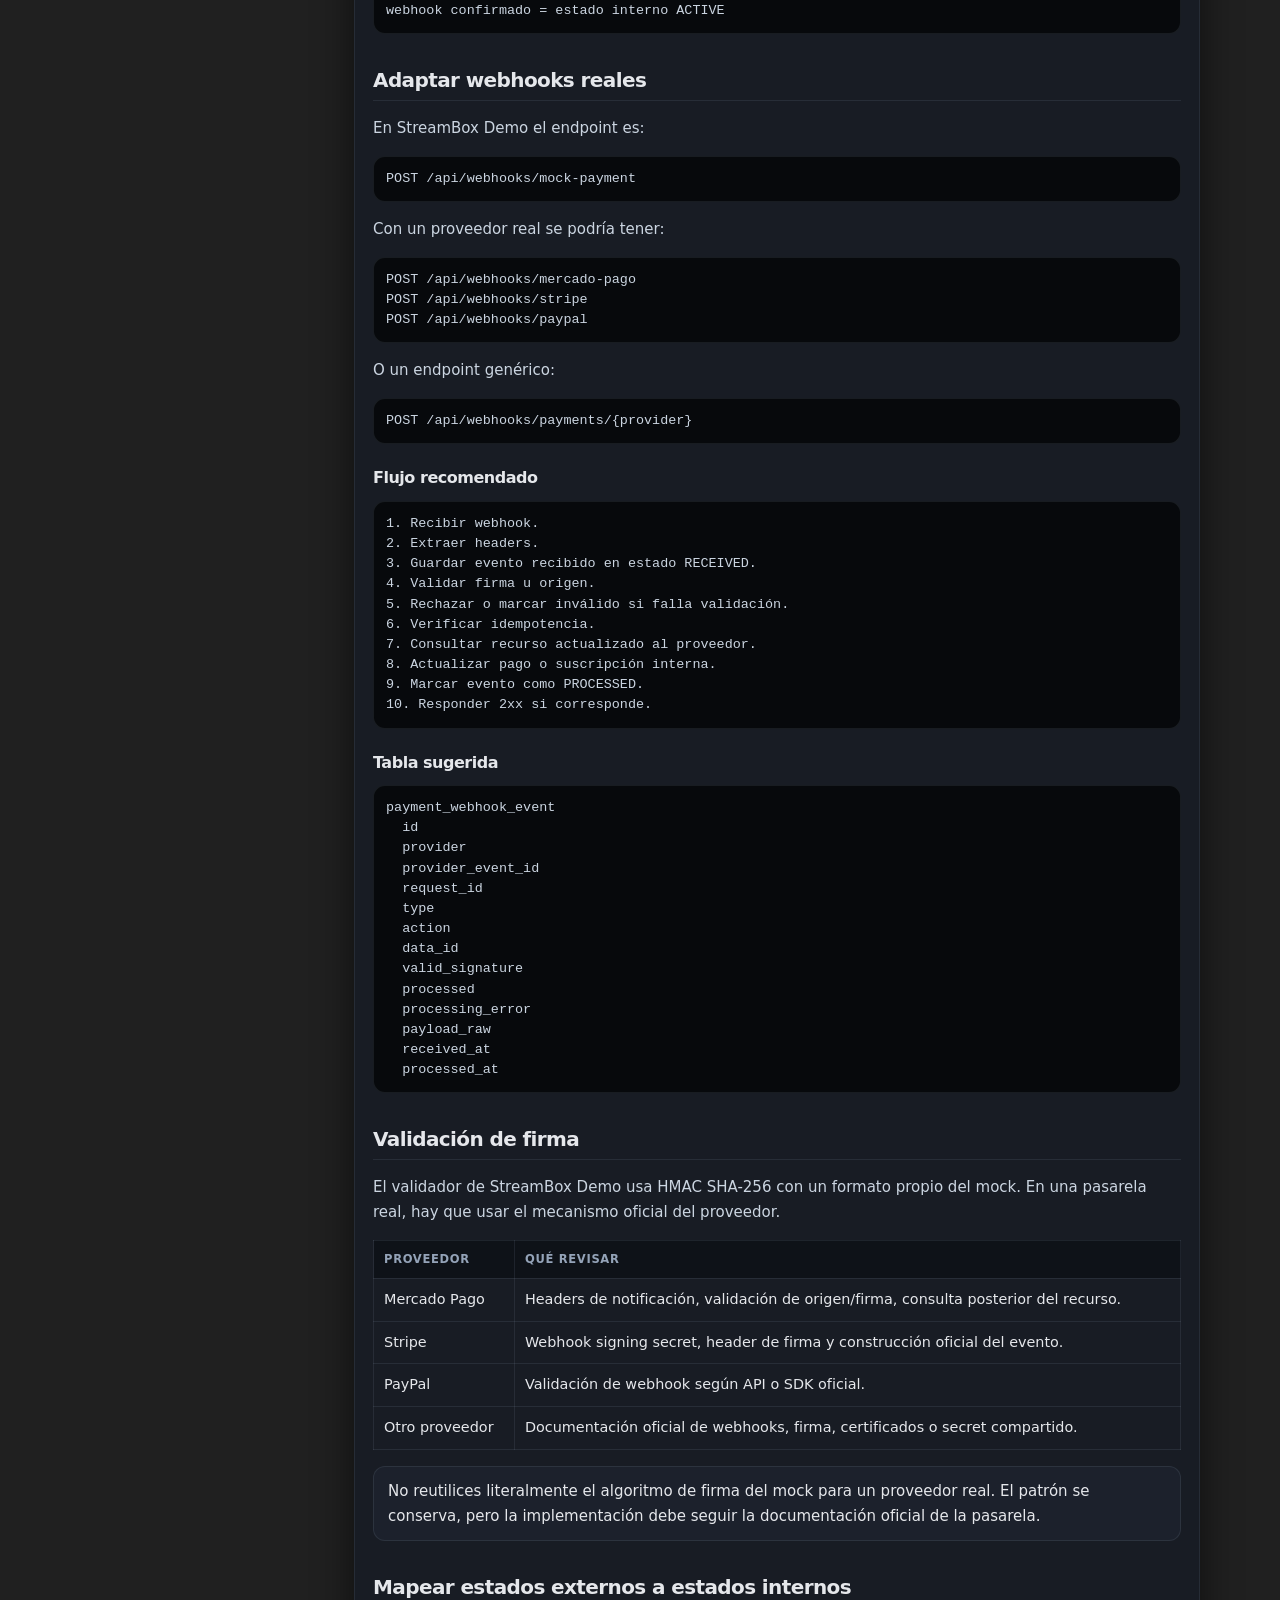
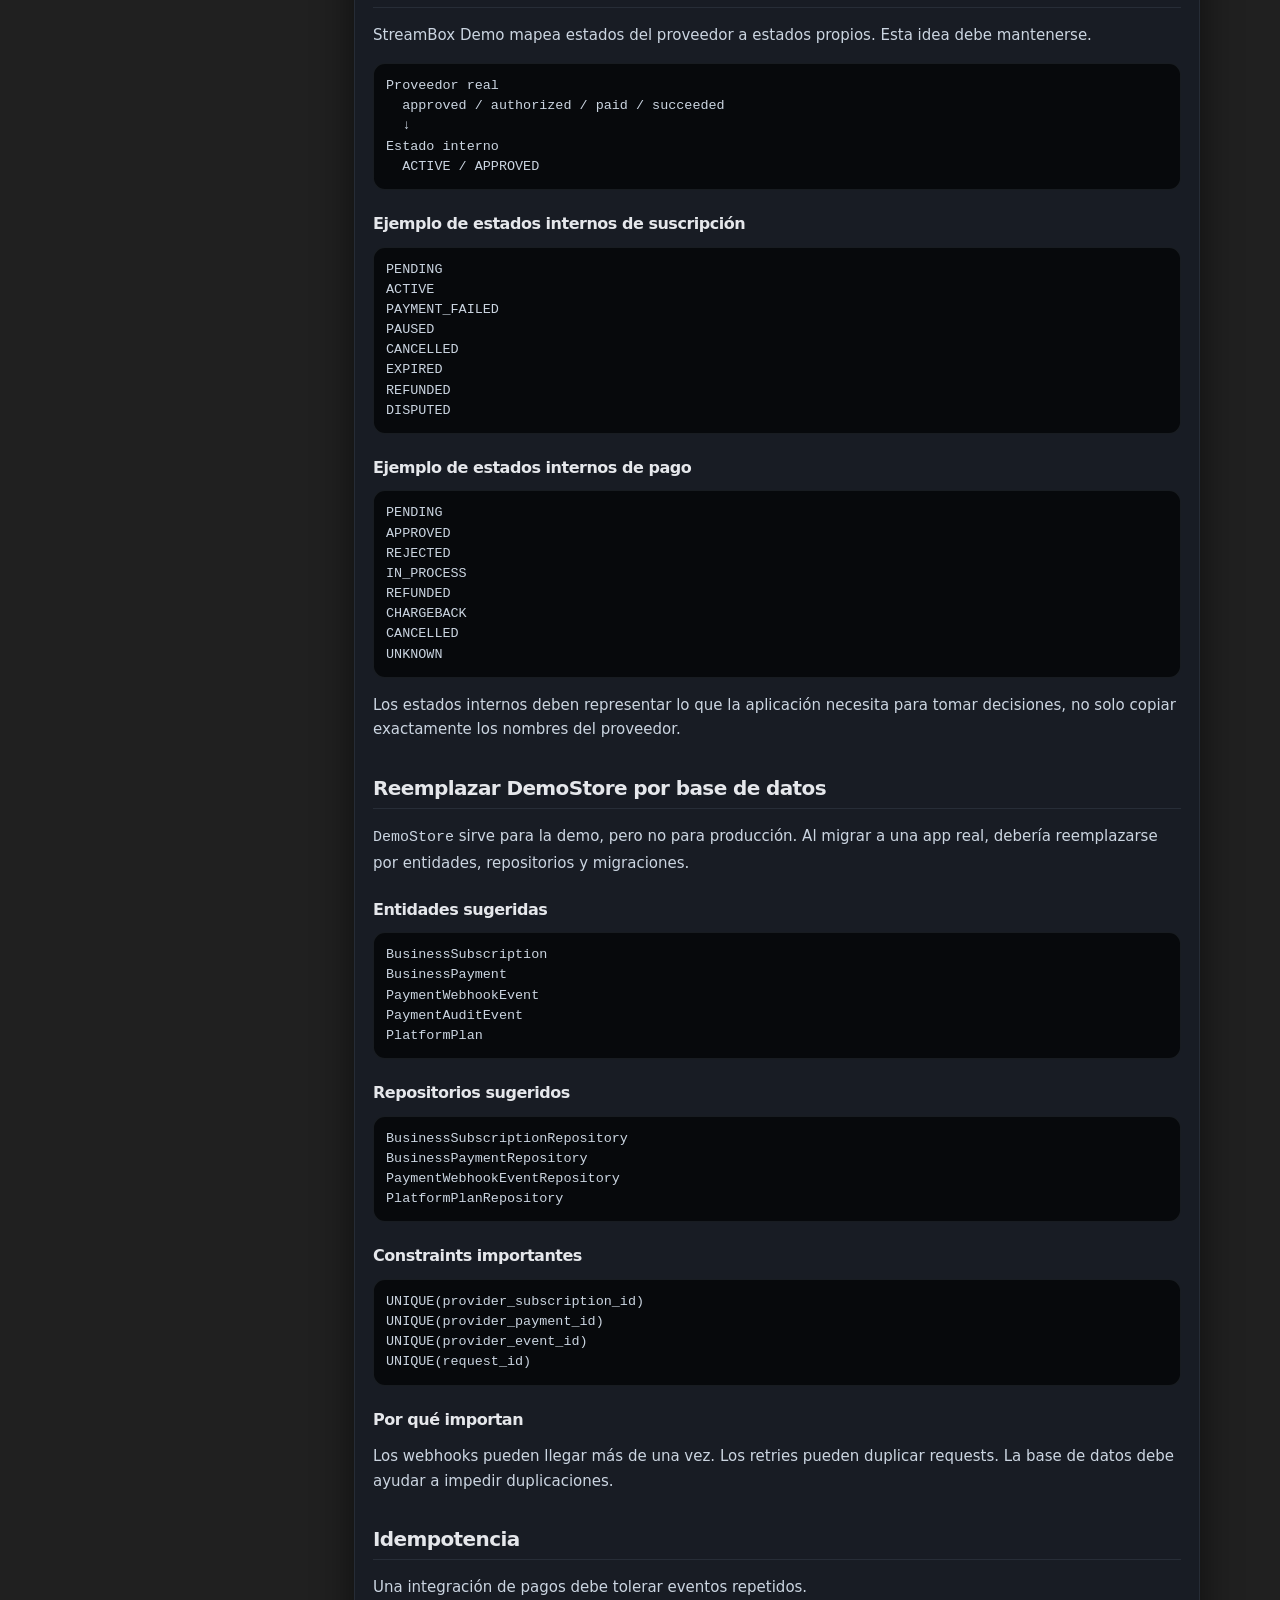
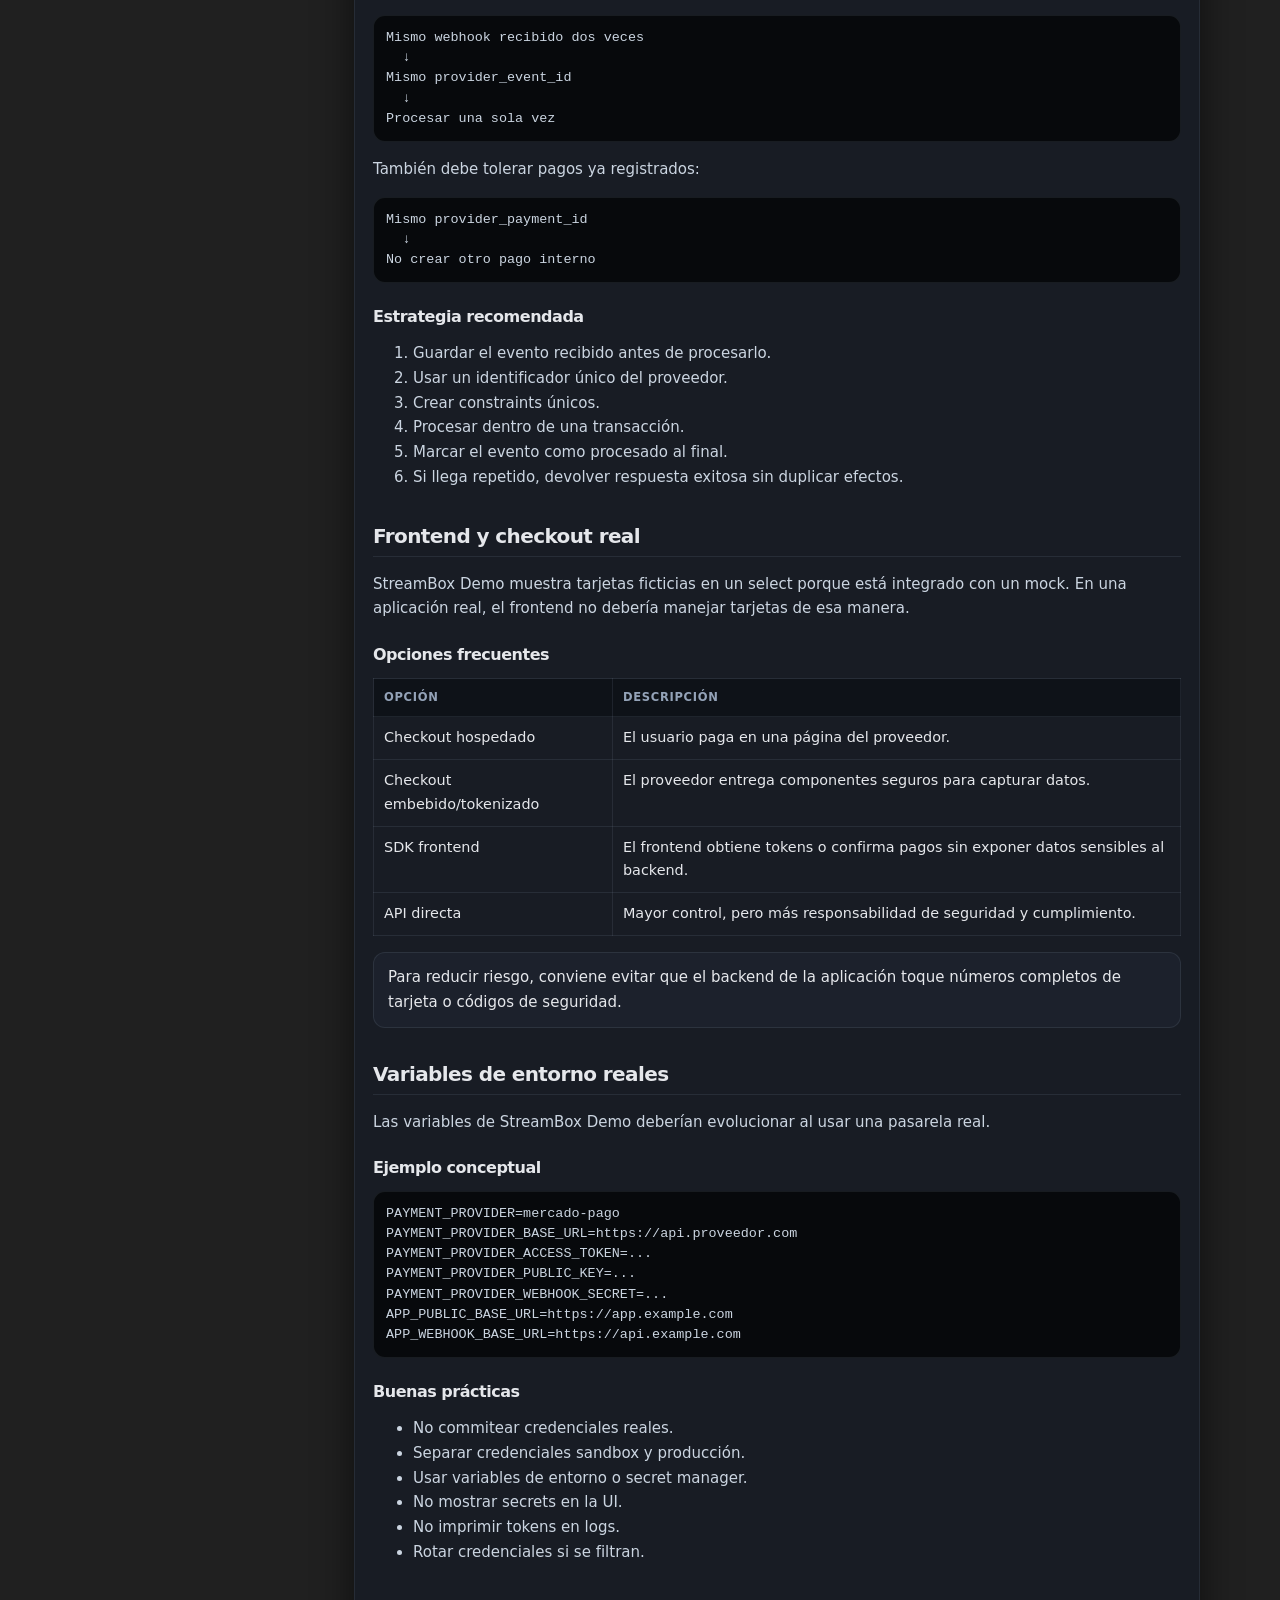
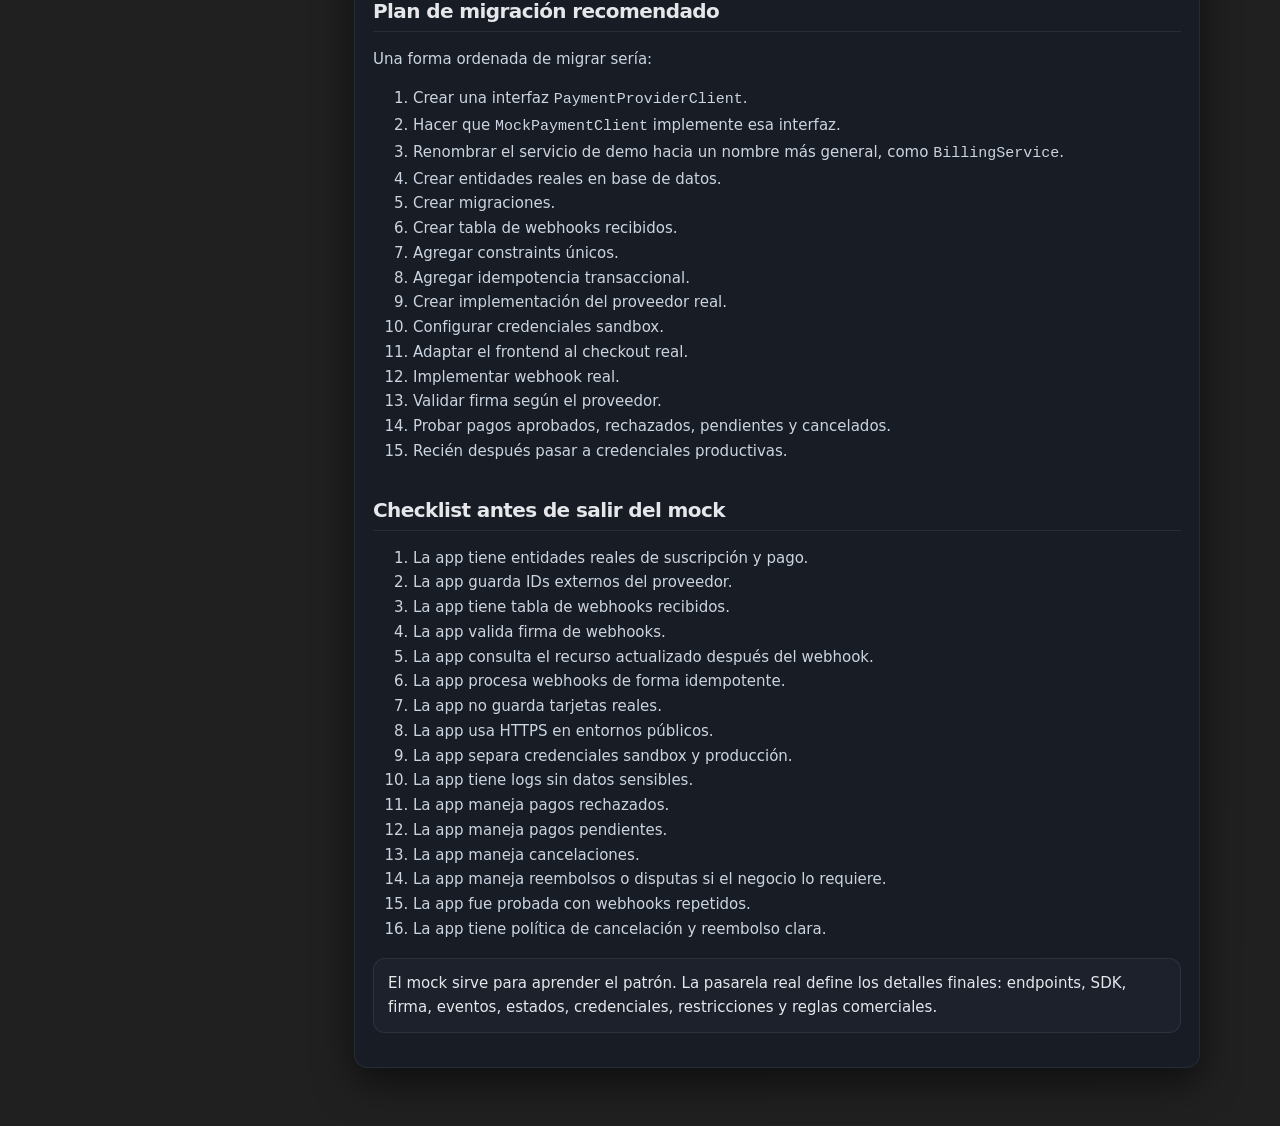
<file: src/main/resources/static/docs/migrate-to-real-payment-provider.html>
<!doctype html>
<html lang="es">
<head>
    <meta charset="UTF-8" />
    <meta name="viewport" content="width=device-width, initial-scale=1.0" />
    <title>Migrar a pasarela real · StreamBox Demo</title>
    <link rel="stylesheet" href="./docs.css" />
</head>
<body>
<div class="docs-shell">
    <header class="docs-header">
        <div class="docs-brand">
            <h1>Migrar a pasarela real</h1>
        </div>

        <nav class="docs-actions" aria-label="Acciones">
            <a class="docs-button" href="./index.html">Docs</a>
            <a class="docs-button" href="../index.html">StreamBox</a>
        </nav>
    </header>

    <div class="docs-layout">
        <aside class="docs-toc">
            <strong>Contenido</strong>
            <a href="#objetivo">Objetivo</a>
            <a href="#idea-central">Idea central</a>
            <a href="#que-se-conserva">Qué se conserva</a>
            <a href="#que-cambia">Qué cambia</a>
            <a href="#provider-client">PaymentProviderClient</a>
            <a href="#dto">DTOs</a>
            <a href="#subscription-service">Servicio de billing</a>
            <a href="#webhooks">Webhooks reales</a>
            <a href="#firma">Firma de webhooks</a>
            <a href="#estado">Estados internos</a>
            <a href="#base-datos">Base de datos</a>
            <a href="#idempotencia">Idempotencia</a>
            <a href="#frontend">Frontend y checkout</a>
            <a href="#variables">Variables</a>
            <a href="#plan">Plan de migración</a>
            <a href="#checklist">Checklist</a>
        </aside>

        <main class="docs-content">
            <h1 id="objetivo">Migrar StreamBox desde Mock Payment Service a una pasarela real</h1>

            <p>
                Esta guía explica cómo adaptar el patrón de StreamBox Demo para integrarlo con una pasarela
                de pagos real.
            </p>

            <p>
                StreamBox Demo usa Mock Payment Service para aprender el flujo completo sin procesar dinero real.
                En una aplicación productiva, el mock se reemplaza por un proveedor real como Mercado Pago,
                Stripe, PayPal u otro.
            </p>

            <div class="docs-callout">
                La migración no consiste solamente en cambiar una URL. Hay que revisar cliente HTTP,
                SDK, DTOs, webhooks, validación de firma, estados internos, base de datos, idempotencia,
                seguridad, términos comerciales y pruebas de sandbox.
            </div>

            <h2 id="idea-central">Idea central</h2>

            <pre><code>StreamBox Demo actual
  ↓
MockPaymentClient
  ↓
Mock Payment Service

Aplicación real
  ↓
PaymentProviderClient
  ↓
MercadoPagoClient / StripeClient / PayPalClient / Otro proveedor
  ↓
Pasarela real</code></pre>

            <p>
                El objetivo es conservar la arquitectura útil de StreamBox, pero reemplazar las piezas específicas
                del mock por piezas adaptadas al proveedor real.
            </p>

            <h2 id="que-se-conserva">Qué se conserva del patrón de StreamBox</h2>

            <p>
                Algunas ideas de StreamBox son buenas y conviene mantenerlas.
            </p>

            <table>
                <thead>
                <tr>
                    <th>Idea</th>
                    <th>Por qué se conserva</th>
                </tr>
                </thead>
                <tbody>
                <tr>
                    <td>Cliente dedicado para hablar con el proveedor</td>
                    <td>Evita llamadas HTTP dispersas en controllers y servicios.</td>
                </tr>
                <tr>
                    <td>Estado interno propio</td>
                    <td>La app necesita saber qué plan tiene cada cliente, más allá del proveedor.</td>
                </tr>
                <tr>
                    <td>IDs externos guardados</td>
                    <td>Permiten relacionar pagos y suscripciones internas con recursos del proveedor.</td>
                </tr>
                <tr>
                    <td>Webhook receiver</td>
                    <td>Permite reaccionar a eventos que ocurren fuera del flujo inmediato del usuario.</td>
                </tr>
                <tr>
                    <td>Validación de firma</td>
                    <td>Evita procesar eventos falsos.</td>
                </tr>
                <tr>
                    <td>Consulta posterior al proveedor</td>
                    <td>Evita confiar ciegamente en el body del webhook.</td>
                </tr>
                <tr>
                    <td>Mapeo de estados</td>
                    <td>Permite desacoplar el dominio interno del vocabulario del proveedor.</td>
                </tr>
                <tr>
                    <td>Registro de webhooks recibidos</td>
                    <td>Ayuda a depurar, auditar e implementar idempotencia.</td>
                </tr>
                </tbody>
            </table>

            <h2 id="que-cambia">Qué cambia al usar una pasarela real</h2>

            <table>
                <thead>
                <tr>
                    <th>En StreamBox Demo</th>
                    <th>Con pasarela real</th>
                </tr>
                </thead>
                <tbody>
                <tr>
                    <td><code>MockPaymentClient</code></td>
                    <td>Cliente propio del proveedor o SDK oficial encapsulado.</td>
                </tr>
                <tr>
                    <td>Tarjetas ficticias</td>
                    <td>Checkout hospedado, tokenización o componentes seguros.</td>
                </tr>
                <tr>
                    <td><code>MockPaymentWebhookController</code></td>
                    <td>Controller de webhooks del proveedor real.</td>
                </tr>
                <tr>
                    <td><code>WebhookSignatureVerifier</code> del mock</td>
                    <td>Validador de firma según documentación oficial del proveedor.</td>
                </tr>
                <tr>
                    <td><code>DemoStore</code></td>
                    <td>Base de datos real con transacciones y constraints.</td>
                </tr>
                <tr>
                    <td>Estados simples del mock</td>
                    <td>Estados reales del proveedor, a veces más numerosos y complejos.</td>
                </tr>
                <tr>
                    <td>Eventos educativos</td>
                    <td>Logs estructurados, auditoría y monitoreo.</td>
                </tr>
                </tbody>
            </table>

            <h2 id="provider-client">Crear una interfaz PaymentProviderClient</h2>

            <p>
                En la demo, StreamBox depende directamente de <code>MockPaymentClient</code>.
                Para una aplicación real, conviene crear una interfaz propia.
            </p>

            <pre><code>public interface PaymentProviderClient {

    ProviderSubscriptionResponse createSubscription(CreateProviderSubscriptionRequest request);

    ProviderSubscriptionResponse getSubscription(String providerSubscriptionId);

    ProviderPaymentResponse getPayment(String providerPaymentId);

    void cancelSubscription(String providerSubscriptionId);

    void changePlan(String providerSubscriptionId, ChangeProviderPlanRequest request);
}</code></pre>

            <p>
                Después se puede tener una implementación para el mock y otra para el proveedor real:
            </p>

            <pre><code>@Component
public class MockPaymentProviderClient implements PaymentProviderClient {
    ...
}

@Component
public class MercadoPagoPaymentProviderClient implements PaymentProviderClient {
    ...
}

@Component
public class StripePaymentProviderClient implements PaymentProviderClient {
    ...
}</code></pre>

            <h3>Ventaja</h3>

            <p>
                El servicio de billing no necesita saber si abajo hay un mock, un SDK oficial o llamadas HTTP directas.
            </p>

            <pre><code>BillingService
  ↓
PaymentProviderClient
  ↓
Implementación concreta</code></pre>

            <div class="docs-callout">
                Esta abstracción evita que toda la aplicación quede acoplada a una sola pasarela.
                Incluso si inicialmente se usa un único proveedor, la separación mejora el diseño.
            </div>

            <h2 id="dto">Separar DTOs internos y DTOs del proveedor</h2>

            <p>
                En StreamBox Demo ya existe una separación entre DTOs propios y DTOs del mock.
                Al migrar a un proveedor real, conviene mantener esa idea.
            </p>

            <pre><code>dto/
  CreateSubscriptionRequest.java
  CreateSubscriptionResponse.java
  PaySubscriptionRequest.java
  StartSubscriptionRequest.java
  StartSubscriptionResponse.java

dto/provider/
  CreateProviderSubscriptionRequest.java
  ProviderSubscriptionResponse.java
  ProviderPaymentResponse.java

dto/mercadopago/
  MercadoPagoCreatePreapprovalRequest.java
  MercadoPagoPreapprovalResponse.java

dto/stripe/
  StripeCheckoutSessionResponse.java
  StripeSubscriptionResponse.java</code></pre>

            <p>
                En el flujo actual de StreamBox, <code>CreateSubscriptionRequest</code> representa el paso
                de suscribirse y <code>PaySubscriptionRequest</code> representa el paso de pagar una
                suscripción existente. <code>StartSubscriptionRequest</code> puede quedar como ejemplo
                de flujo combinado o compatibilidad legacy.
            </p>

            <h3>Qué evitar</h3>

            <p>
                No conviene usar directamente los objetos externos del proveedor como entidades internas.
            </p>

            <pre><code>No ideal:
BusinessSubscription guarda todo el JSON completo del proveedor como modelo principal.

Mejor:
BusinessSubscription guarda campos internos importantes.
Provider raw payload se guarda aparte si hace falta auditoría.</code></pre>

            <h2 id="subscription-service">Adaptar SubscriptionService a un BillingService real</h2>

            <p>
                En StreamBox Demo, <code>SubscriptionService</code> crea la suscripción interna, llama al mock,
                guarda el ID externo, paga suscripciones existentes, procesa pagos y webhooks.
            </p>

            <p>
                En una aplicación real podría convertirse en algo como:
            </p>

            <pre><code>BillingService
SubscriptionBillingService
BusinessSubscriptionService
PaymentWebhookProcessingService</code></pre>

            <h3>Flujo recomendado para crear una suscripción</h3>

            <pre><code>1. Validar usuario autenticado.
2. Validar plan elegido.
3. Crear suscripción interna CREATING.
4. Crear recurso en el proveedor real.
5. Guardar providerSubscriptionId o providerCheckoutSessionId.
6. Cambiar la suscripción interna a PENDING si el proveedor respondió correctamente.
7. Devolver URL de checkout, client secret o estado inicial.
8. Ejecutar el pago como paso separado o redirigir al checkout.
9. Esperar confirmación por webhook.
9. Activar internamente solo cuando el proveedor confirme pago válido.</code></pre>

            <h3>Importante</h3>

            <p>
                En muchas pasarelas reales, el pago puede no ocurrir inmediatamente en el mismo request.
                Puede haber redirección a checkout, autenticación adicional, pago pendiente, revisión antifraude
                o confirmación posterior por webhook.
            </p>

            <pre><code>No asumir:
createSubscription() = usuario activo inmediatamente

Mejor:
createSubscription() = estado interno PENDING
paySubscription() o checkout = intento de pago
webhook confirmado = estado interno ACTIVE</code></pre>

            <h2 id="webhooks">Adaptar webhooks reales</h2>

            <p>
                En StreamBox Demo el endpoint es:
            </p>

            <pre><code>POST /api/webhooks/mock-payment</code></pre>

            <p>
                Con un proveedor real se podría tener:
            </p>

            <pre><code>POST /api/webhooks/mercado-pago
POST /api/webhooks/stripe
POST /api/webhooks/paypal</code></pre>

            <p>
                O un endpoint genérico:
            </p>

            <pre><code>POST /api/webhooks/payments/{provider}</code></pre>

            <h3>Flujo recomendado</h3>

            <pre><code>1. Recibir webhook.
2. Extraer headers.
3. Guardar evento recibido en estado RECEIVED.
4. Validar firma u origen.
5. Rechazar o marcar inválido si falla validación.
6. Verificar idempotencia.
7. Consultar recurso actualizado al proveedor.
8. Actualizar pago o suscripción interna.
9. Marcar evento como PROCESSED.
10. Responder 2xx si corresponde.</code></pre>

            <h3>Tabla sugerida</h3>

            <pre><code>payment_webhook_event
  id
  provider
  provider_event_id
  request_id
  type
  action
  data_id
  valid_signature
  processed
  processing_error
  payload_raw
  received_at
  processed_at</code></pre>

            <h2 id="firma">Validación de firma</h2>

            <p>
                El validador de StreamBox Demo usa HMAC SHA-256 con un formato propio del mock.
                En una pasarela real, hay que usar el mecanismo oficial del proveedor.
            </p>

            <table>
                <thead>
                <tr>
                    <th>Proveedor</th>
                    <th>Qué revisar</th>
                </tr>
                </thead>
                <tbody>
                <tr>
                    <td>Mercado Pago</td>
                    <td>Headers de notificación, validación de origen/firma, consulta posterior del recurso.</td>
                </tr>
                <tr>
                    <td>Stripe</td>
                    <td>Webhook signing secret, header de firma y construcción oficial del evento.</td>
                </tr>
                <tr>
                    <td>PayPal</td>
                    <td>Validación de webhook según API o SDK oficial.</td>
                </tr>
                <tr>
                    <td>Otro proveedor</td>
                    <td>Documentación oficial de webhooks, firma, certificados o secret compartido.</td>
                </tr>
                </tbody>
            </table>

            <div class="docs-callout">
                No reutilices literalmente el algoritmo de firma del mock para un proveedor real.
                El patrón se conserva, pero la implementación debe seguir la documentación oficial de la pasarela.
            </div>

            <h2 id="estado">Mapear estados externos a estados internos</h2>

            <p>
                StreamBox Demo mapea estados del proveedor a estados propios.
                Esta idea debe mantenerse.
            </p>

            <pre><code>Proveedor real
  approved / authorized / paid / succeeded
  ↓
Estado interno
  ACTIVE / APPROVED</code></pre>

            <h3>Ejemplo de estados internos de suscripción</h3>

            <pre><code>PENDING
ACTIVE
PAYMENT_FAILED
PAUSED
CANCELLED
EXPIRED
REFUNDED
DISPUTED</code></pre>

            <h3>Ejemplo de estados internos de pago</h3>

            <pre><code>PENDING
APPROVED
REJECTED
IN_PROCESS
REFUNDED
CHARGEBACK
CANCELLED
UNKNOWN</code></pre>

            <p>
                Los estados internos deben representar lo que la aplicación necesita para tomar decisiones,
                no solo copiar exactamente los nombres del proveedor.
            </p>

            <h2 id="base-datos">Reemplazar DemoStore por base de datos</h2>

            <p>
                <code>DemoStore</code> sirve para la demo, pero no para producción.
                Al migrar a una app real, debería reemplazarse por entidades, repositorios y migraciones.
            </p>

            <h3>Entidades sugeridas</h3>

            <pre><code>BusinessSubscription
BusinessPayment
PaymentWebhookEvent
PaymentAuditEvent
PlatformPlan</code></pre>

            <h3>Repositorios sugeridos</h3>

            <pre><code>BusinessSubscriptionRepository
BusinessPaymentRepository
PaymentWebhookEventRepository
PlatformPlanRepository</code></pre>

            <h3>Constraints importantes</h3>

            <pre><code>UNIQUE(provider_subscription_id)
UNIQUE(provider_payment_id)
UNIQUE(provider_event_id)
UNIQUE(request_id)</code></pre>

            <h3>Por qué importan</h3>

            <p>
                Los webhooks pueden llegar más de una vez. Los retries pueden duplicar requests.
                La base de datos debe ayudar a impedir duplicaciones.
            </p>

            <h2 id="idempotencia">Idempotencia</h2>

            <p>
                Una integración de pagos debe tolerar eventos repetidos.
            </p>

            <pre><code>Mismo webhook recibido dos veces
  ↓
Mismo provider_event_id
  ↓
Procesar una sola vez</code></pre>

            <p>
                También debe tolerar pagos ya registrados:
            </p>

            <pre><code>Mismo provider_payment_id
  ↓
No crear otro pago interno</code></pre>

            <h3>Estrategia recomendada</h3>

            <ol>
                <li>Guardar el evento recibido antes de procesarlo.</li>
                <li>Usar un identificador único del proveedor.</li>
                <li>Crear constraints únicos.</li>
                <li>Procesar dentro de una transacción.</li>
                <li>Marcar el evento como procesado al final.</li>
                <li>Si llega repetido, devolver respuesta exitosa sin duplicar efectos.</li>
            </ol>

            <h2 id="frontend">Frontend y checkout real</h2>

            <p>
                StreamBox Demo muestra tarjetas ficticias en un select porque está integrado con un mock.
                En una aplicación real, el frontend no debería manejar tarjetas de esa manera.
            </p>

            <h3>Opciones frecuentes</h3>

            <table>
                <thead>
                <tr>
                    <th>Opción</th>
                    <th>Descripción</th>
                </tr>
                </thead>
                <tbody>
                <tr>
                    <td>Checkout hospedado</td>
                    <td>El usuario paga en una página del proveedor.</td>
                </tr>
                <tr>
                    <td>Checkout embebido/tokenizado</td>
                    <td>El proveedor entrega componentes seguros para capturar datos.</td>
                </tr>
                <tr>
                    <td>SDK frontend</td>
                    <td>El frontend obtiene tokens o confirma pagos sin exponer datos sensibles al backend.</td>
                </tr>
                <tr>
                    <td>API directa</td>
                    <td>Mayor control, pero más responsabilidad de seguridad y cumplimiento.</td>
                </tr>
                </tbody>
            </table>

            <div class="docs-callout">
                Para reducir riesgo, conviene evitar que el backend de la aplicación toque números completos
                de tarjeta o códigos de seguridad.
            </div>

            <h2 id="variables">Variables de entorno reales</h2>

            <p>
                Las variables de StreamBox Demo deberían evolucionar al usar una pasarela real.
            </p>

            <h3>Ejemplo conceptual</h3>

            <pre><code>PAYMENT_PROVIDER=mercado-pago
PAYMENT_PROVIDER_BASE_URL=https://api.proveedor.com
PAYMENT_PROVIDER_ACCESS_TOKEN=...
PAYMENT_PROVIDER_PUBLIC_KEY=...
PAYMENT_PROVIDER_WEBHOOK_SECRET=...
APP_PUBLIC_BASE_URL=https://app.example.com
APP_WEBHOOK_BASE_URL=https://api.example.com</code></pre>

            <h3>Buenas prácticas</h3>

            <ul>
                <li>No commitear credenciales reales.</li>
                <li>Separar credenciales sandbox y producción.</li>
                <li>Usar variables de entorno o secret manager.</li>
                <li>No mostrar secrets en la UI.</li>
                <li>No imprimir tokens en logs.</li>
                <li>Rotar credenciales si se filtran.</li>
            </ul>

            <h2 id="plan">Plan de migración recomendado</h2>

            <p>
                Una forma ordenada de migrar sería:
            </p>

            <ol>
                <li>Crear una interfaz <code>PaymentProviderClient</code>.</li>
                <li>Hacer que <code>MockPaymentClient</code> implemente esa interfaz.</li>
                <li>Renombrar el servicio de demo hacia un nombre más general, como <code>BillingService</code>.</li>
                <li>Crear entidades reales en base de datos.</li>
                <li>Crear migraciones.</li>
                <li>Crear tabla de webhooks recibidos.</li>
                <li>Agregar constraints únicos.</li>
                <li>Agregar idempotencia transaccional.</li>
                <li>Crear implementación del proveedor real.</li>
                <li>Configurar credenciales sandbox.</li>
                <li>Adaptar el frontend al checkout real.</li>
                <li>Implementar webhook real.</li>
                <li>Validar firma según el proveedor.</li>
                <li>Probar pagos aprobados, rechazados, pendientes y cancelados.</li>
                <li>Recién después pasar a credenciales productivas.</li>
            </ol>

            <h2 id="checklist">Checklist antes de salir del mock</h2>

            <ol>
                <li>La app tiene entidades reales de suscripción y pago.</li>
                <li>La app guarda IDs externos del proveedor.</li>
                <li>La app tiene tabla de webhooks recibidos.</li>
                <li>La app valida firma de webhooks.</li>
                <li>La app consulta el recurso actualizado después del webhook.</li>
                <li>La app procesa webhooks de forma idempotente.</li>
                <li>La app no guarda tarjetas reales.</li>
                <li>La app usa HTTPS en entornos públicos.</li>
                <li>La app separa credenciales sandbox y producción.</li>
                <li>La app tiene logs sin datos sensibles.</li>
                <li>La app maneja pagos rechazados.</li>
                <li>La app maneja pagos pendientes.</li>
                <li>La app maneja cancelaciones.</li>
                <li>La app maneja reembolsos o disputas si el negocio lo requiere.</li>
                <li>La app fue probada con webhooks repetidos.</li>
                <li>La app tiene política de cancelación y reembolso clara.</li>
            </ol>

            <div class="docs-callout">
                El mock sirve para aprender el patrón. La pasarela real define los detalles finales:
                endpoints, SDK, firma, eventos, estados, credenciales, restricciones y reglas comerciales.
            </div>
        </main>
    </div>
</div>
</body>
</html>
</file>
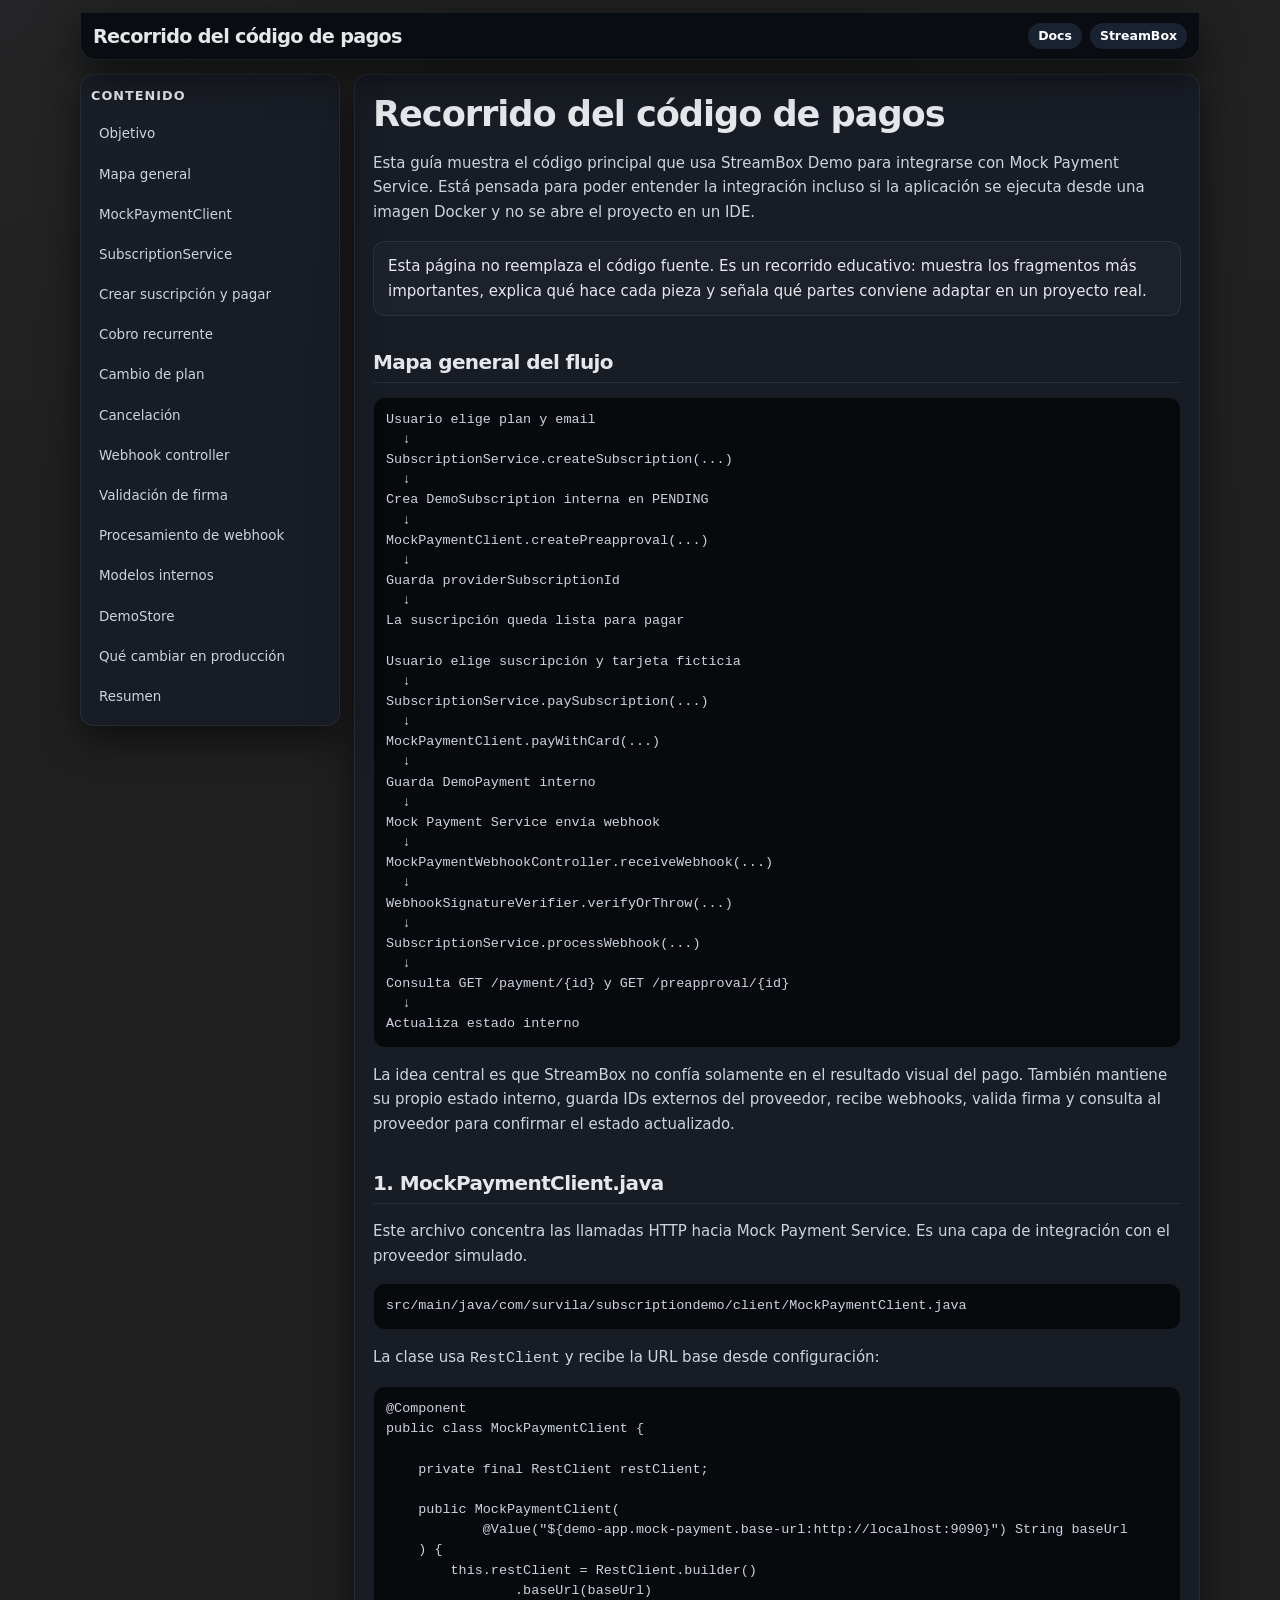
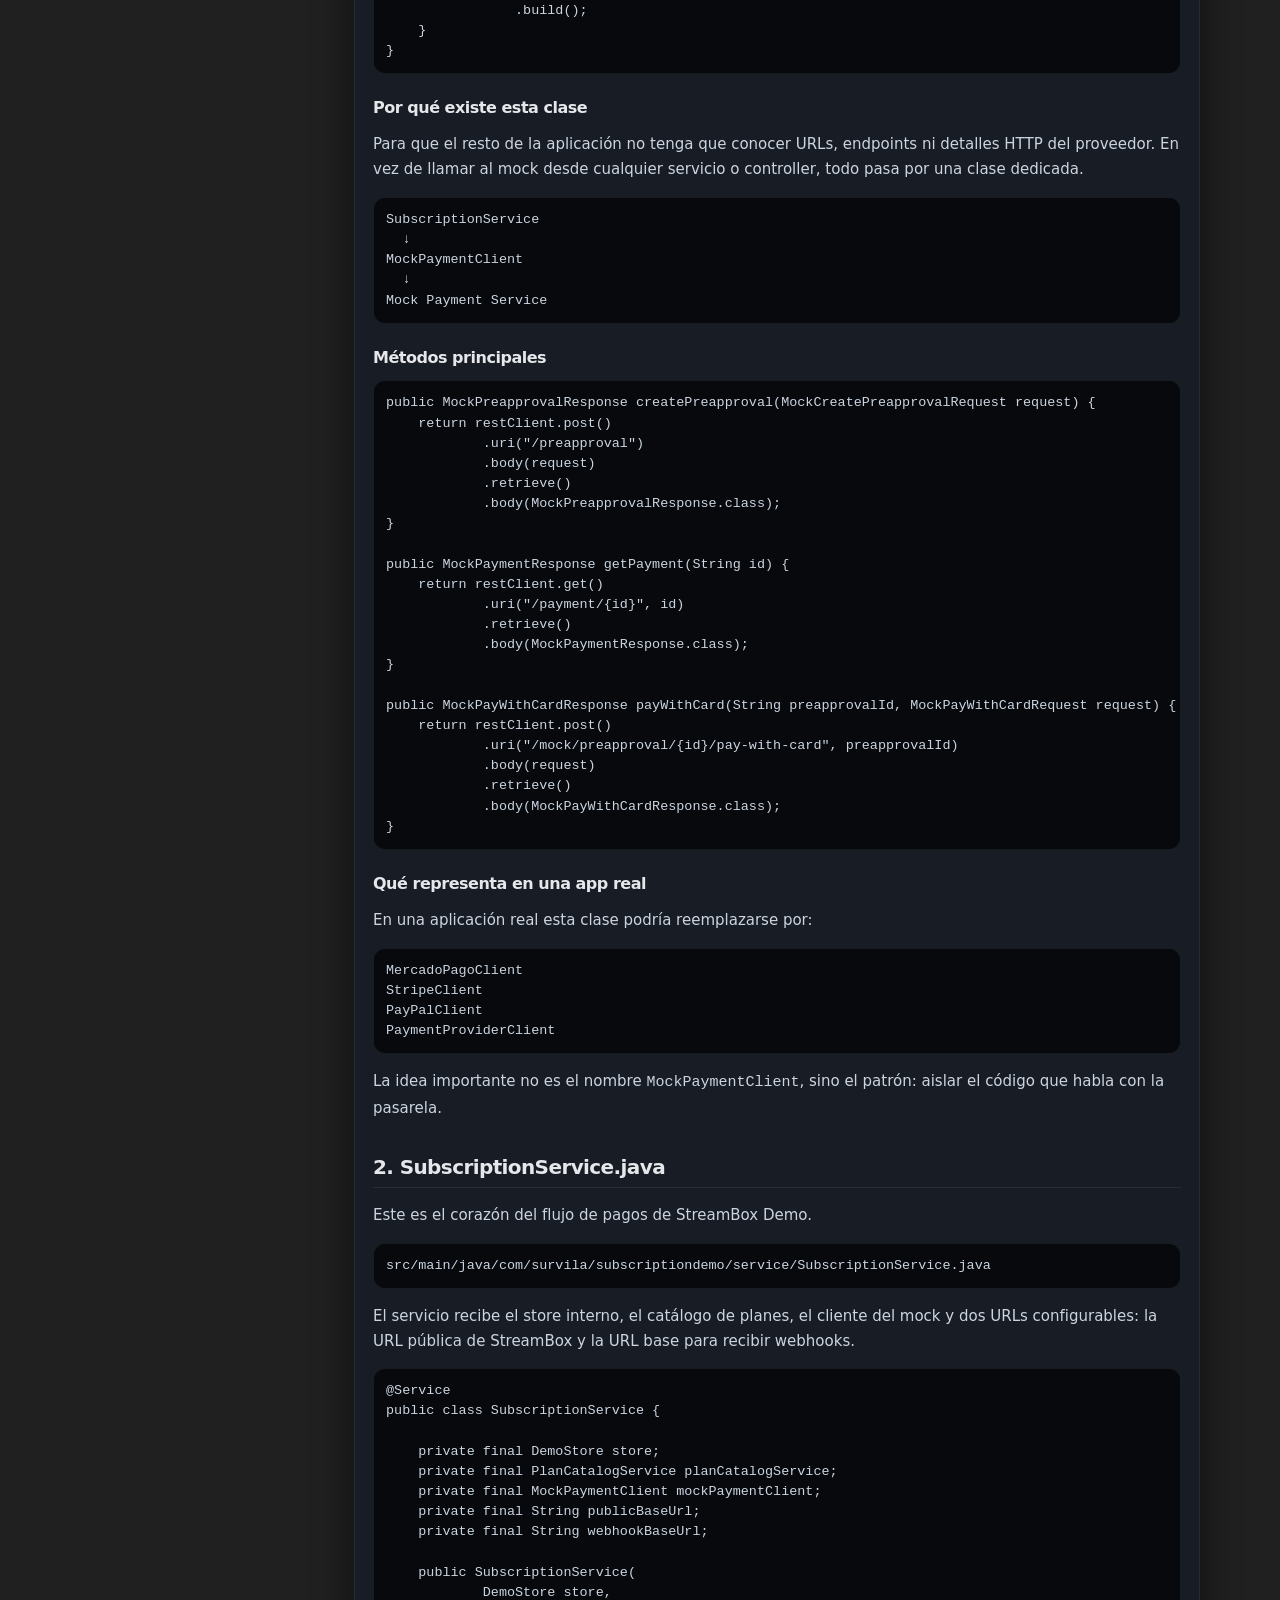
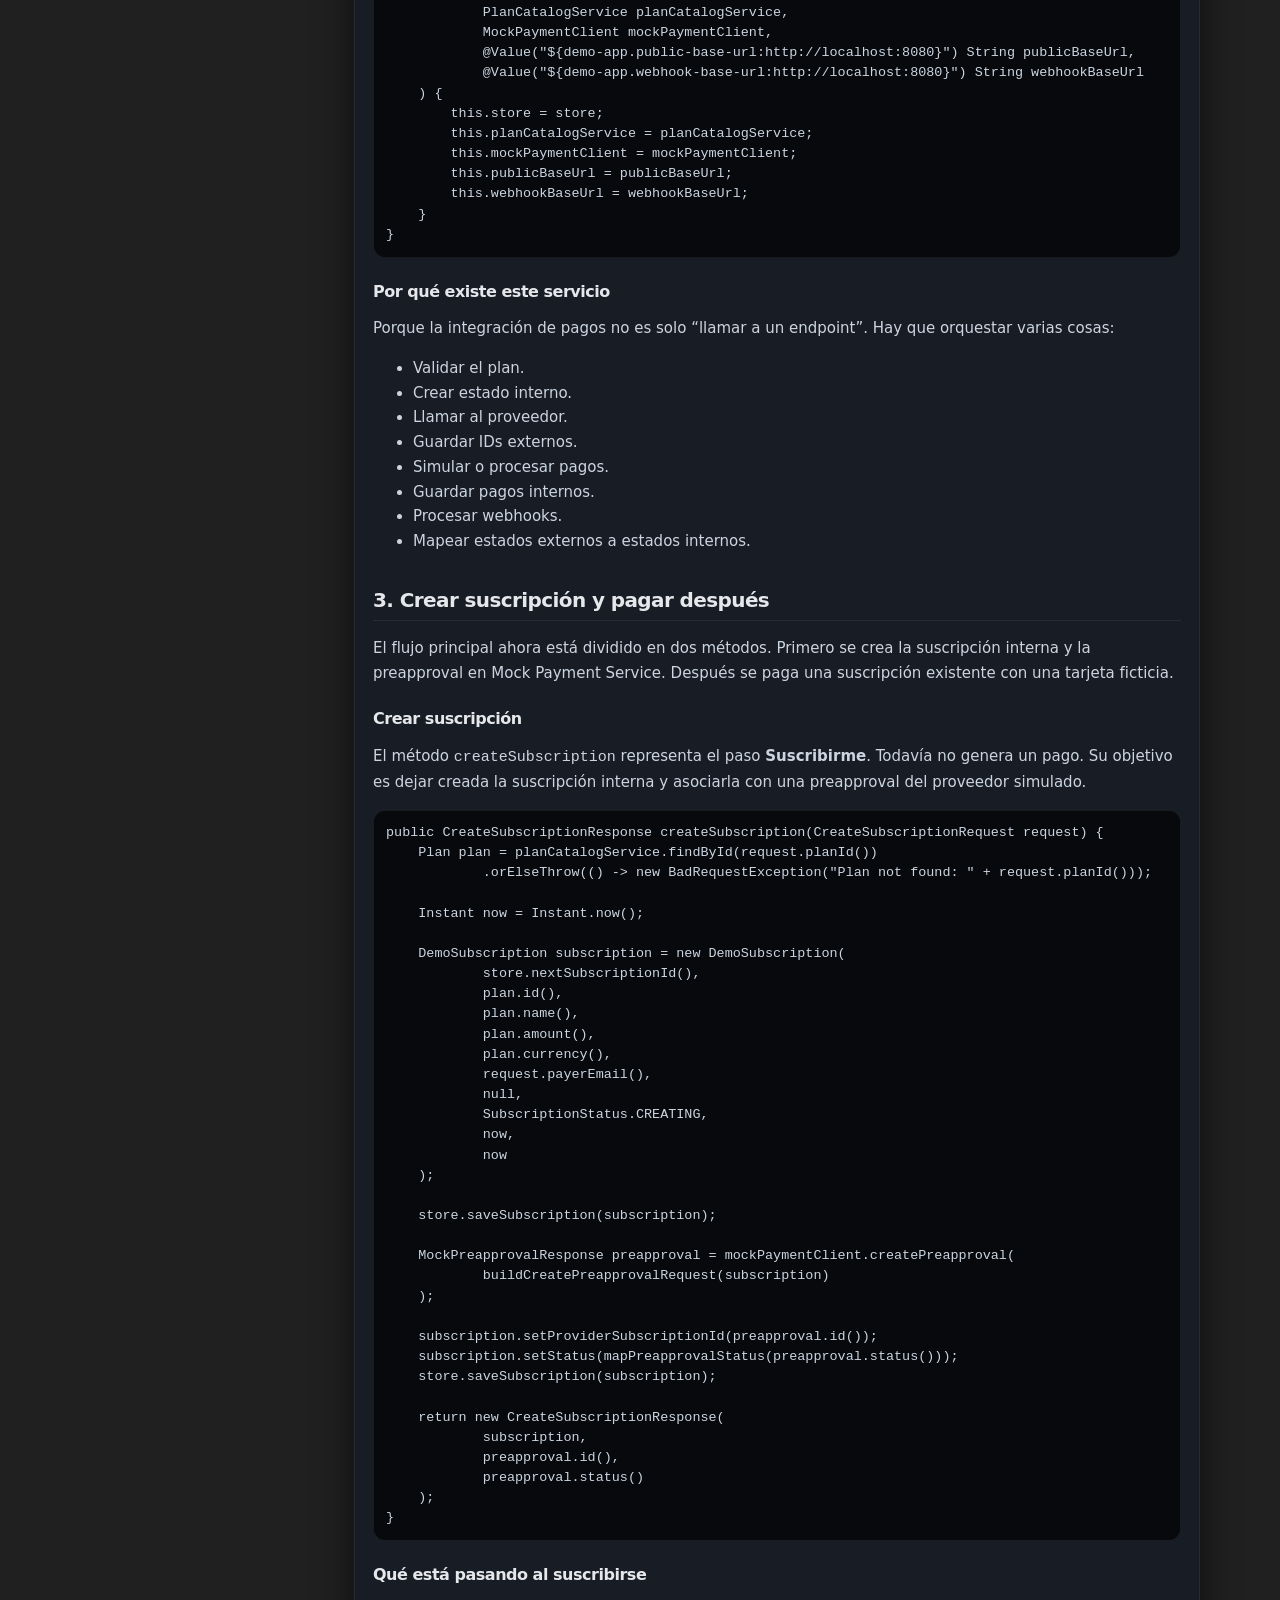
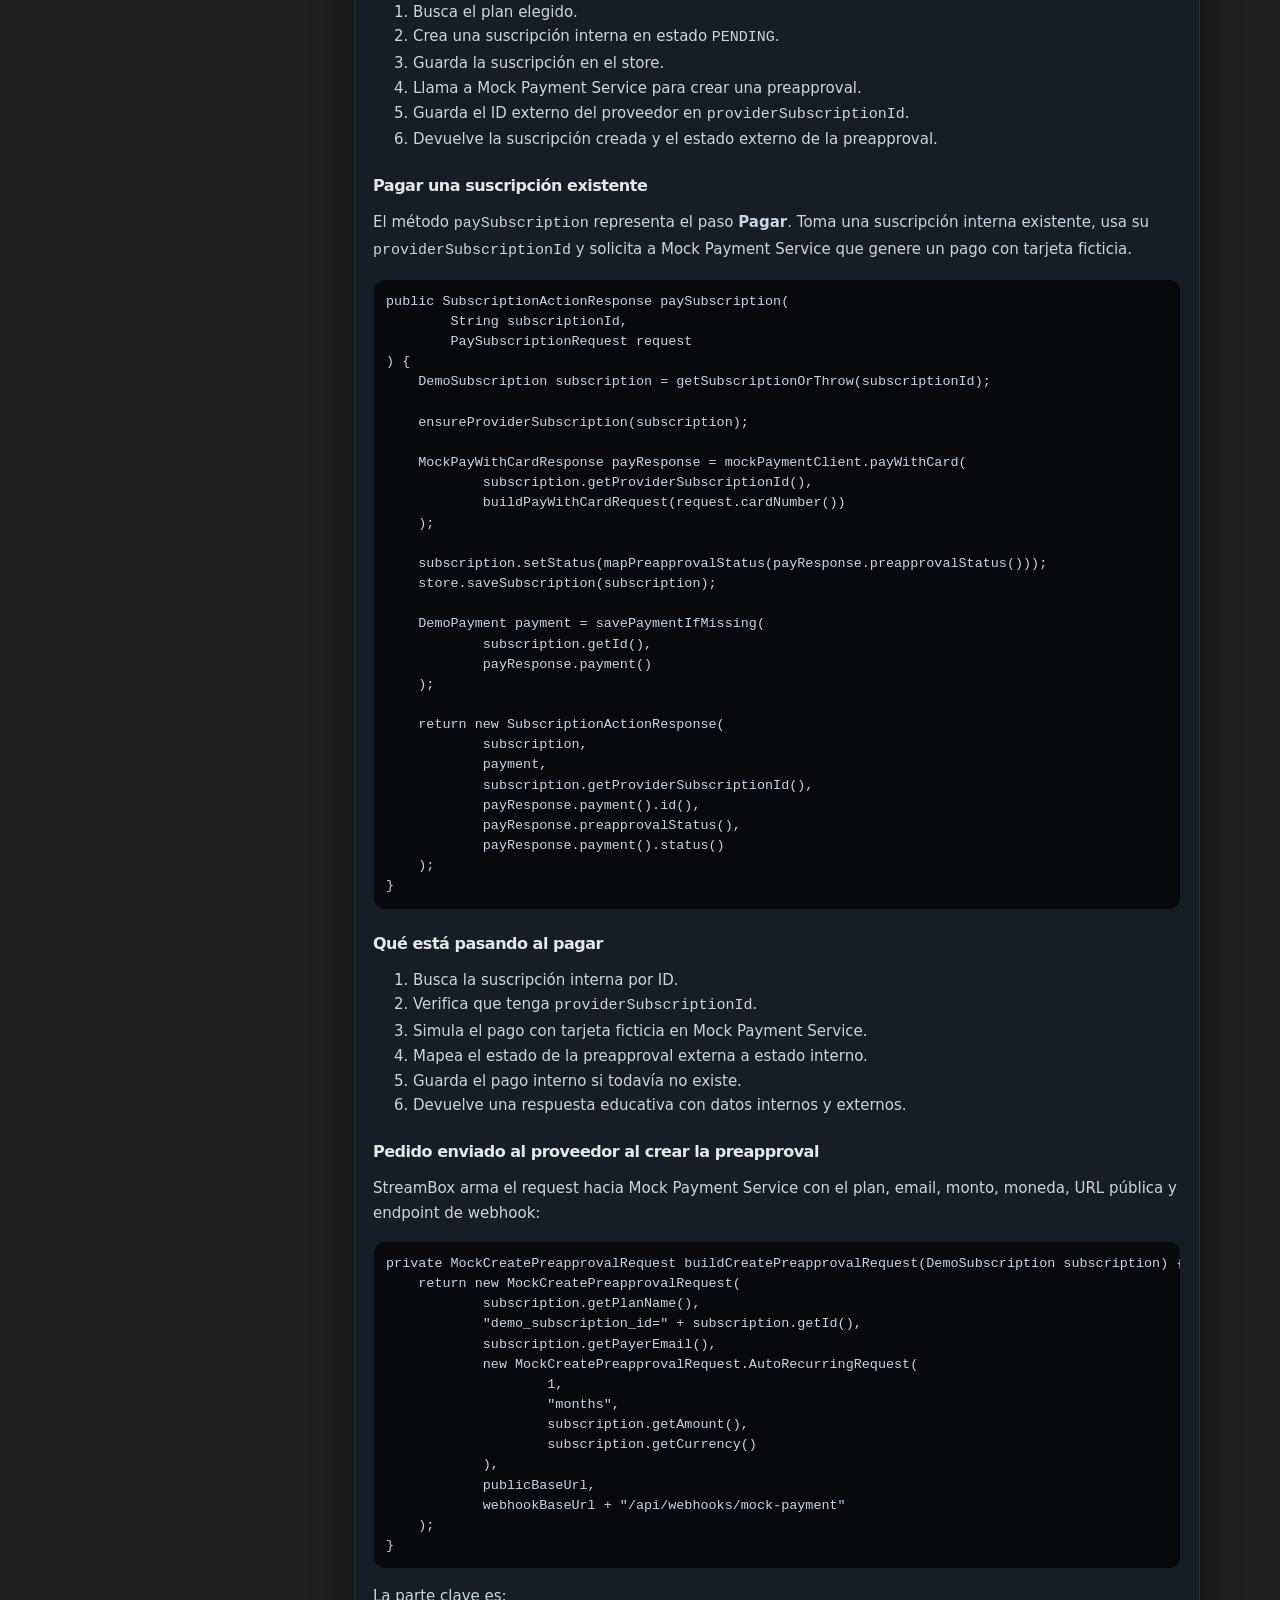
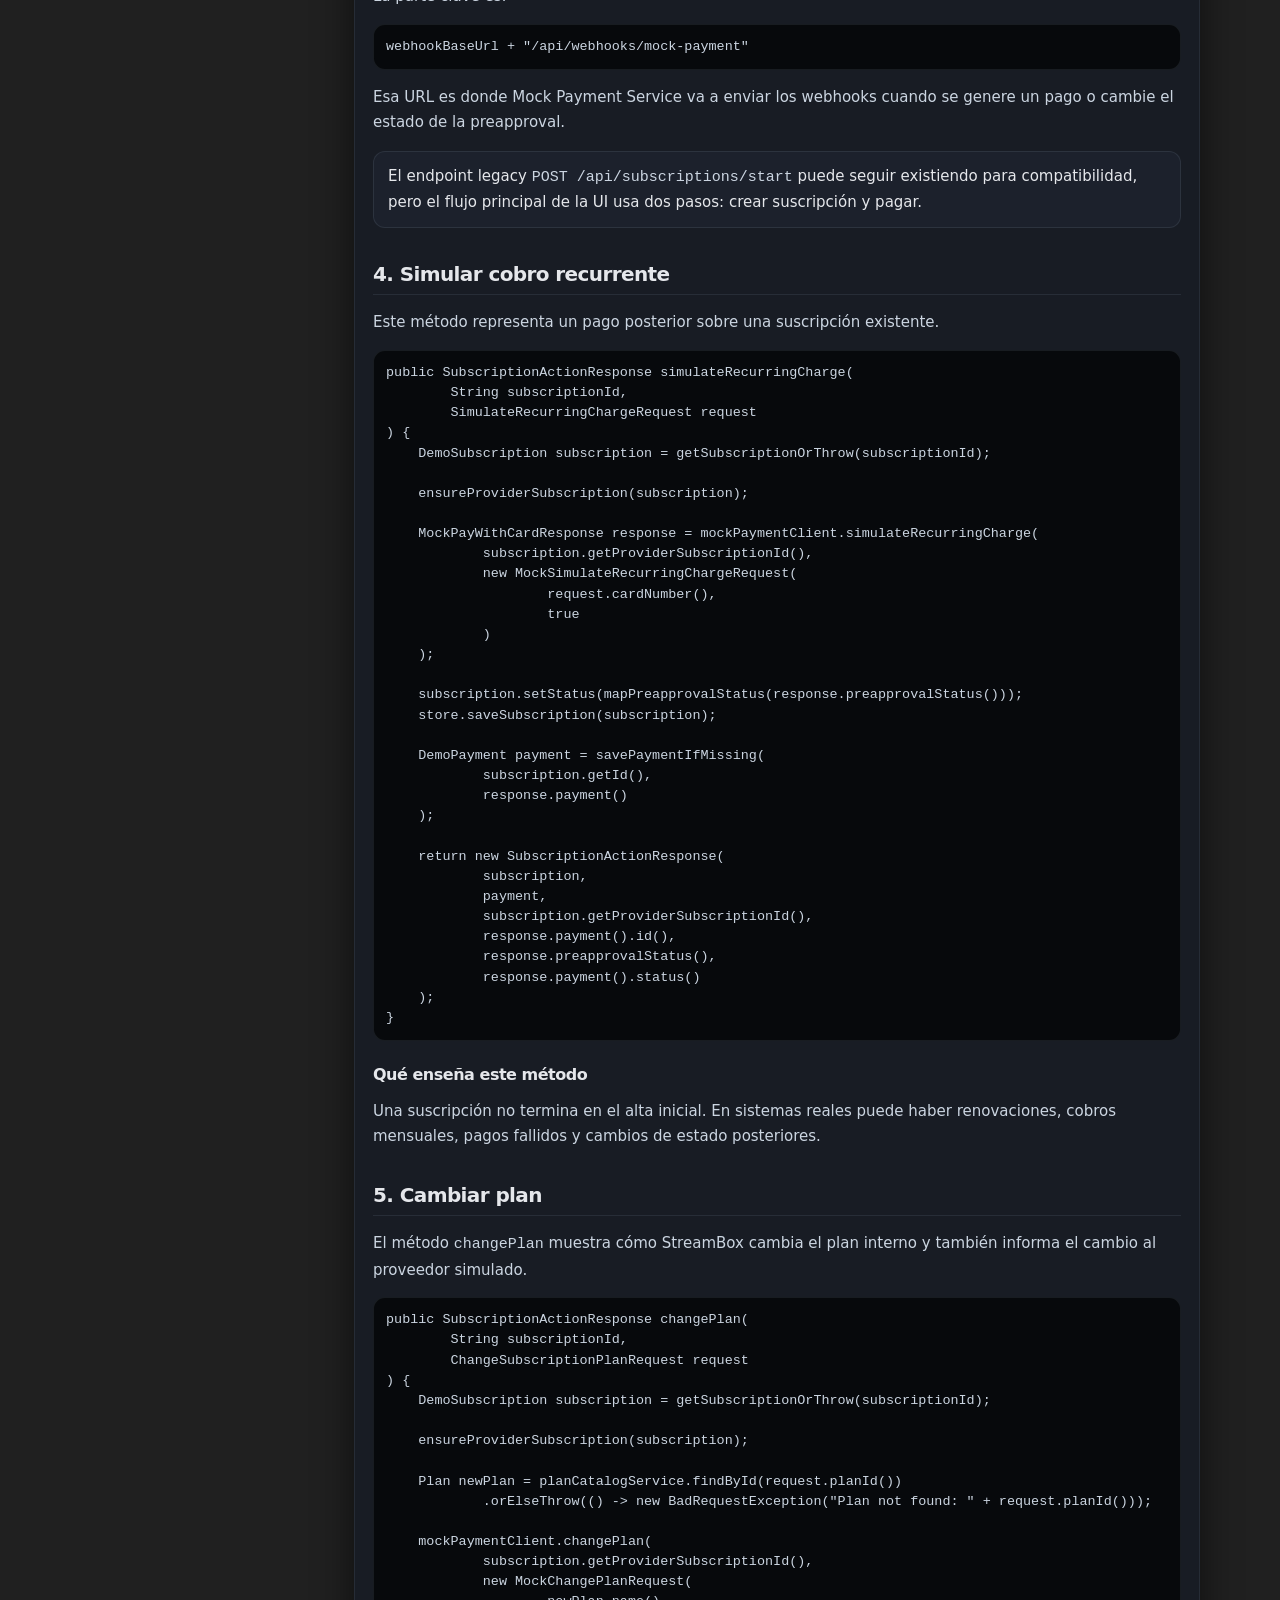
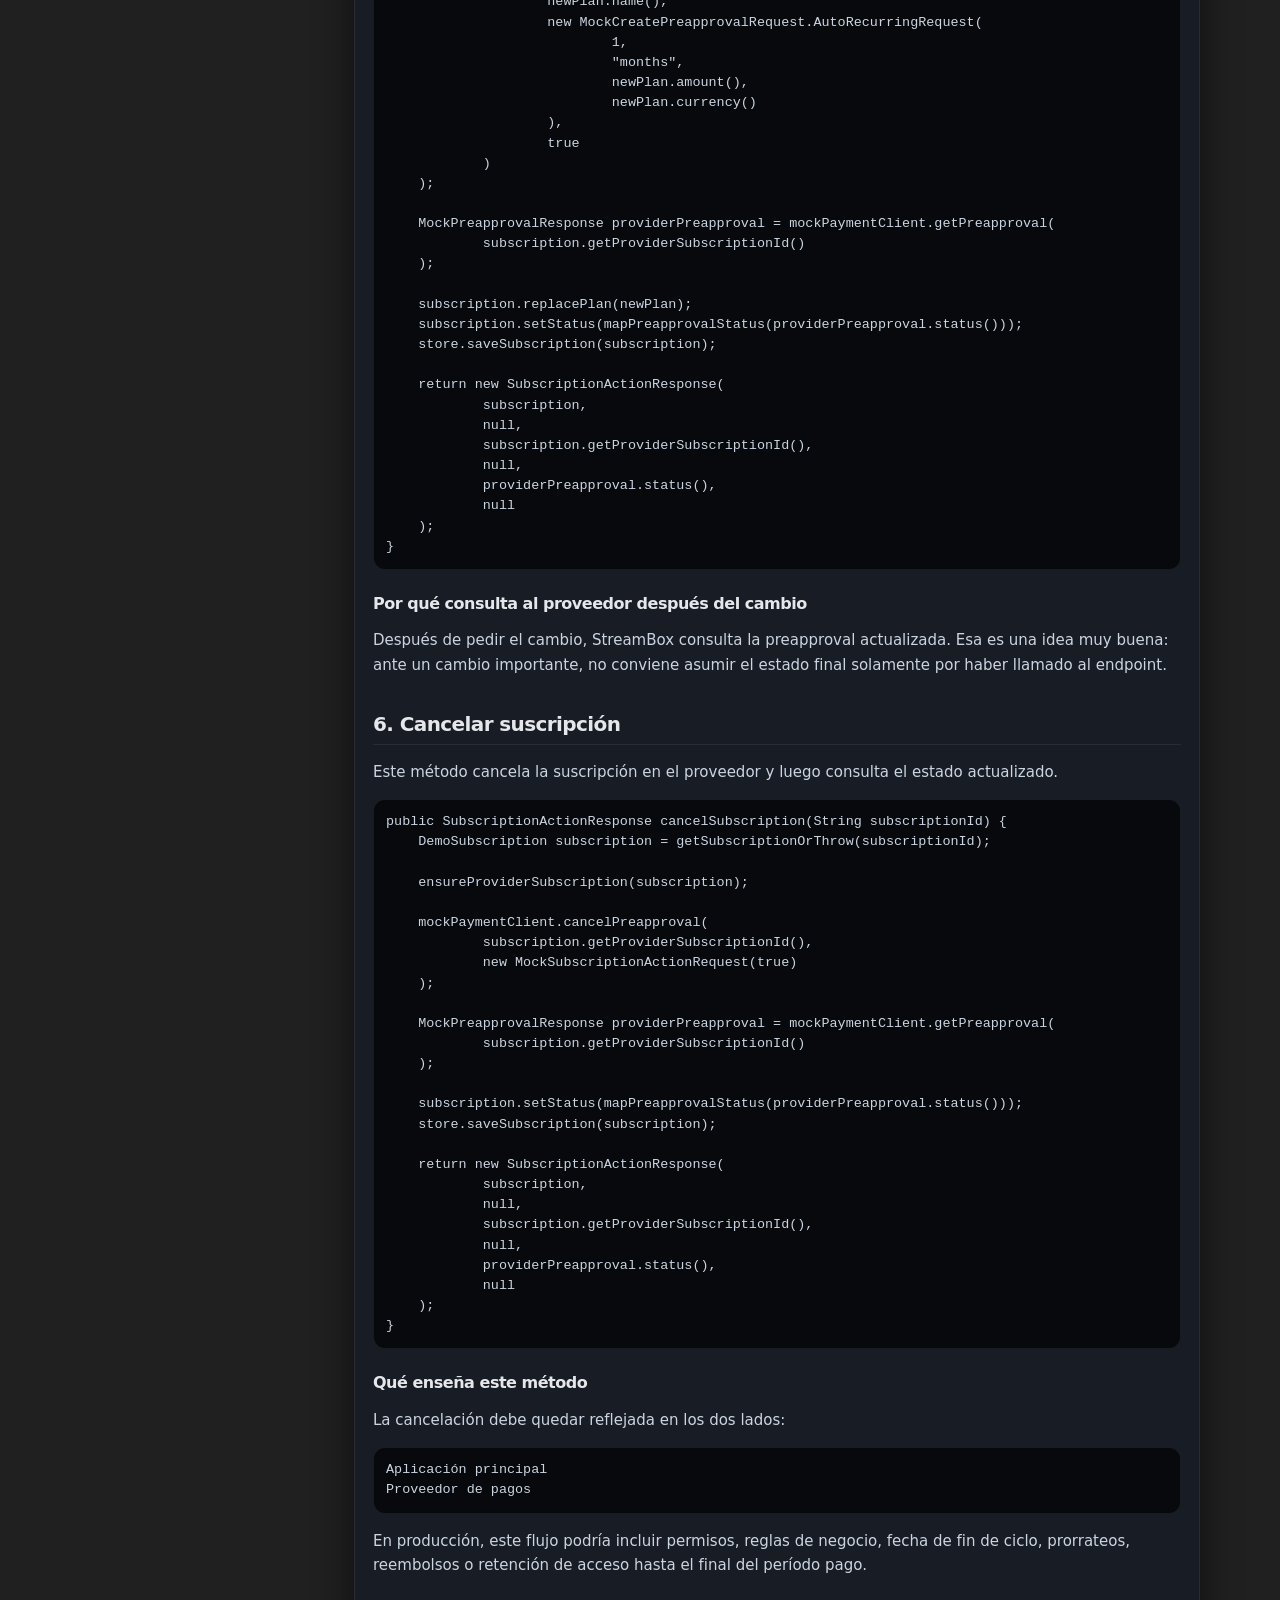
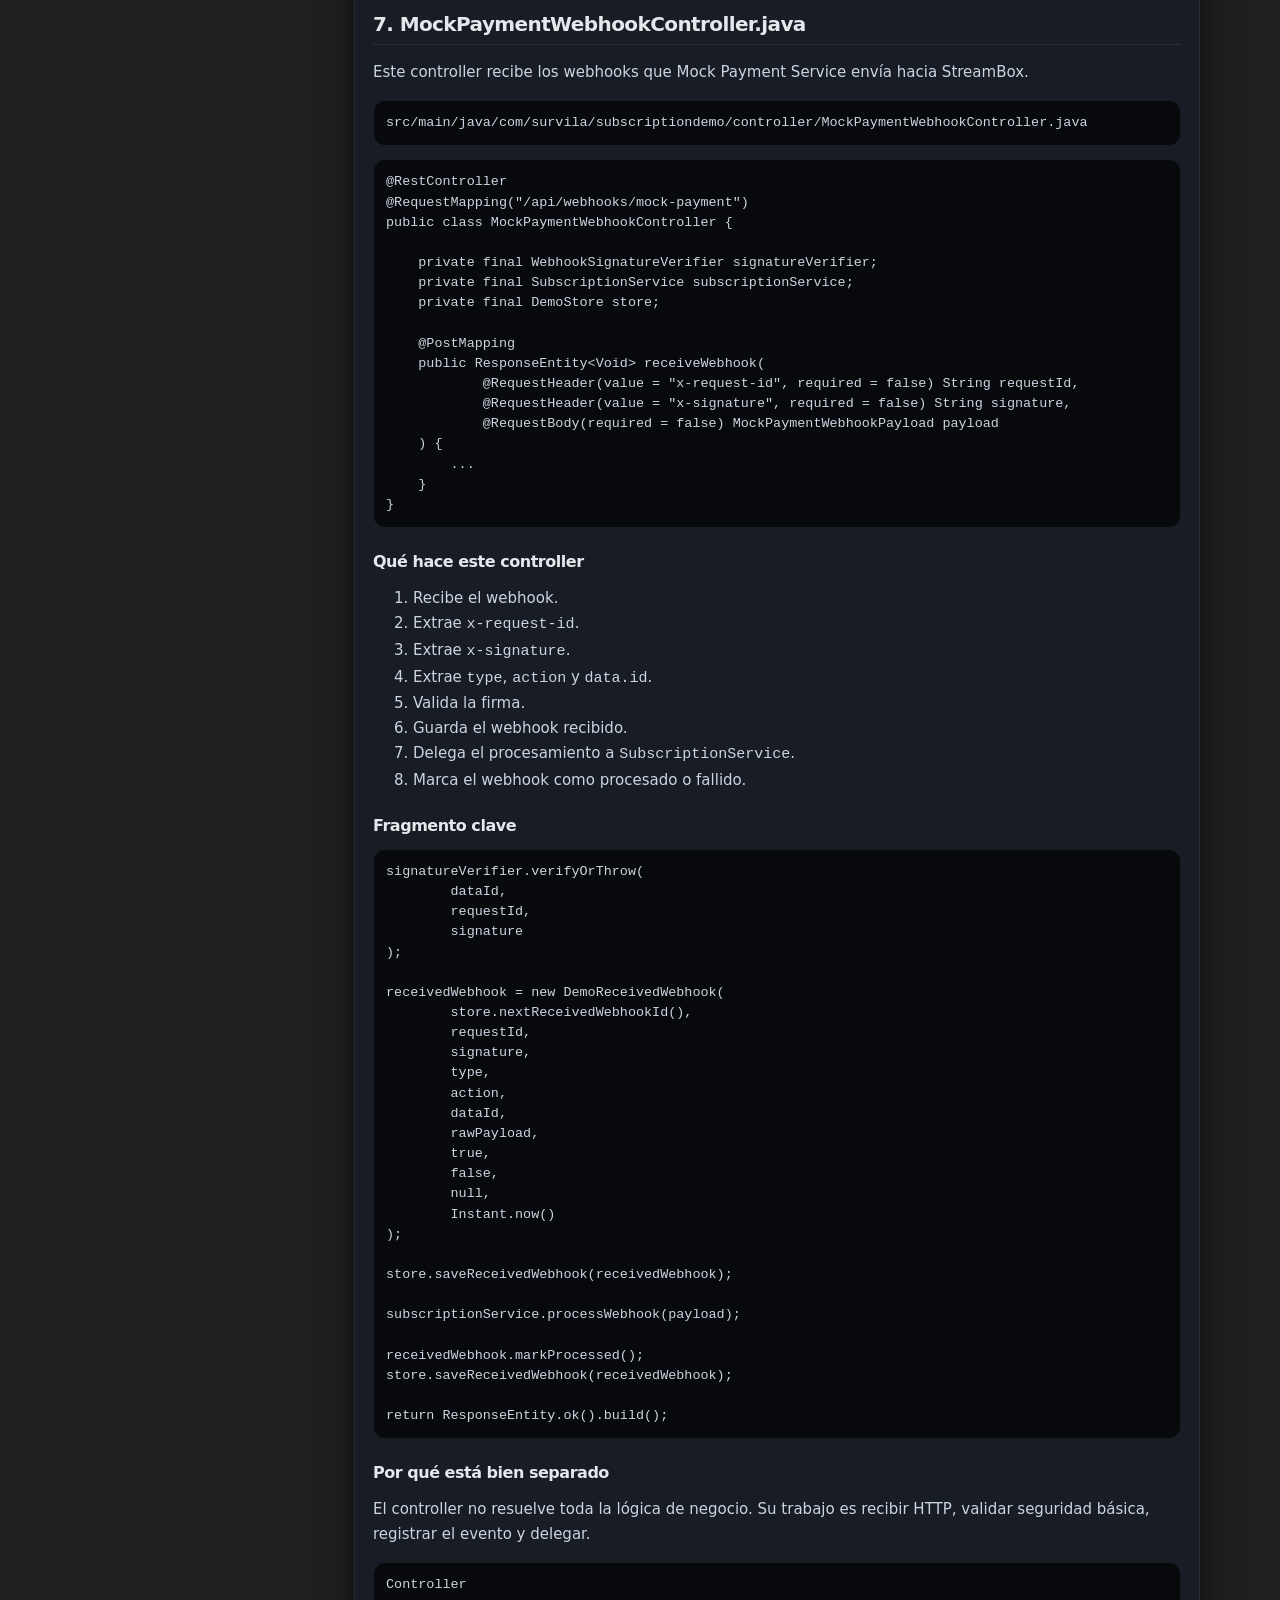
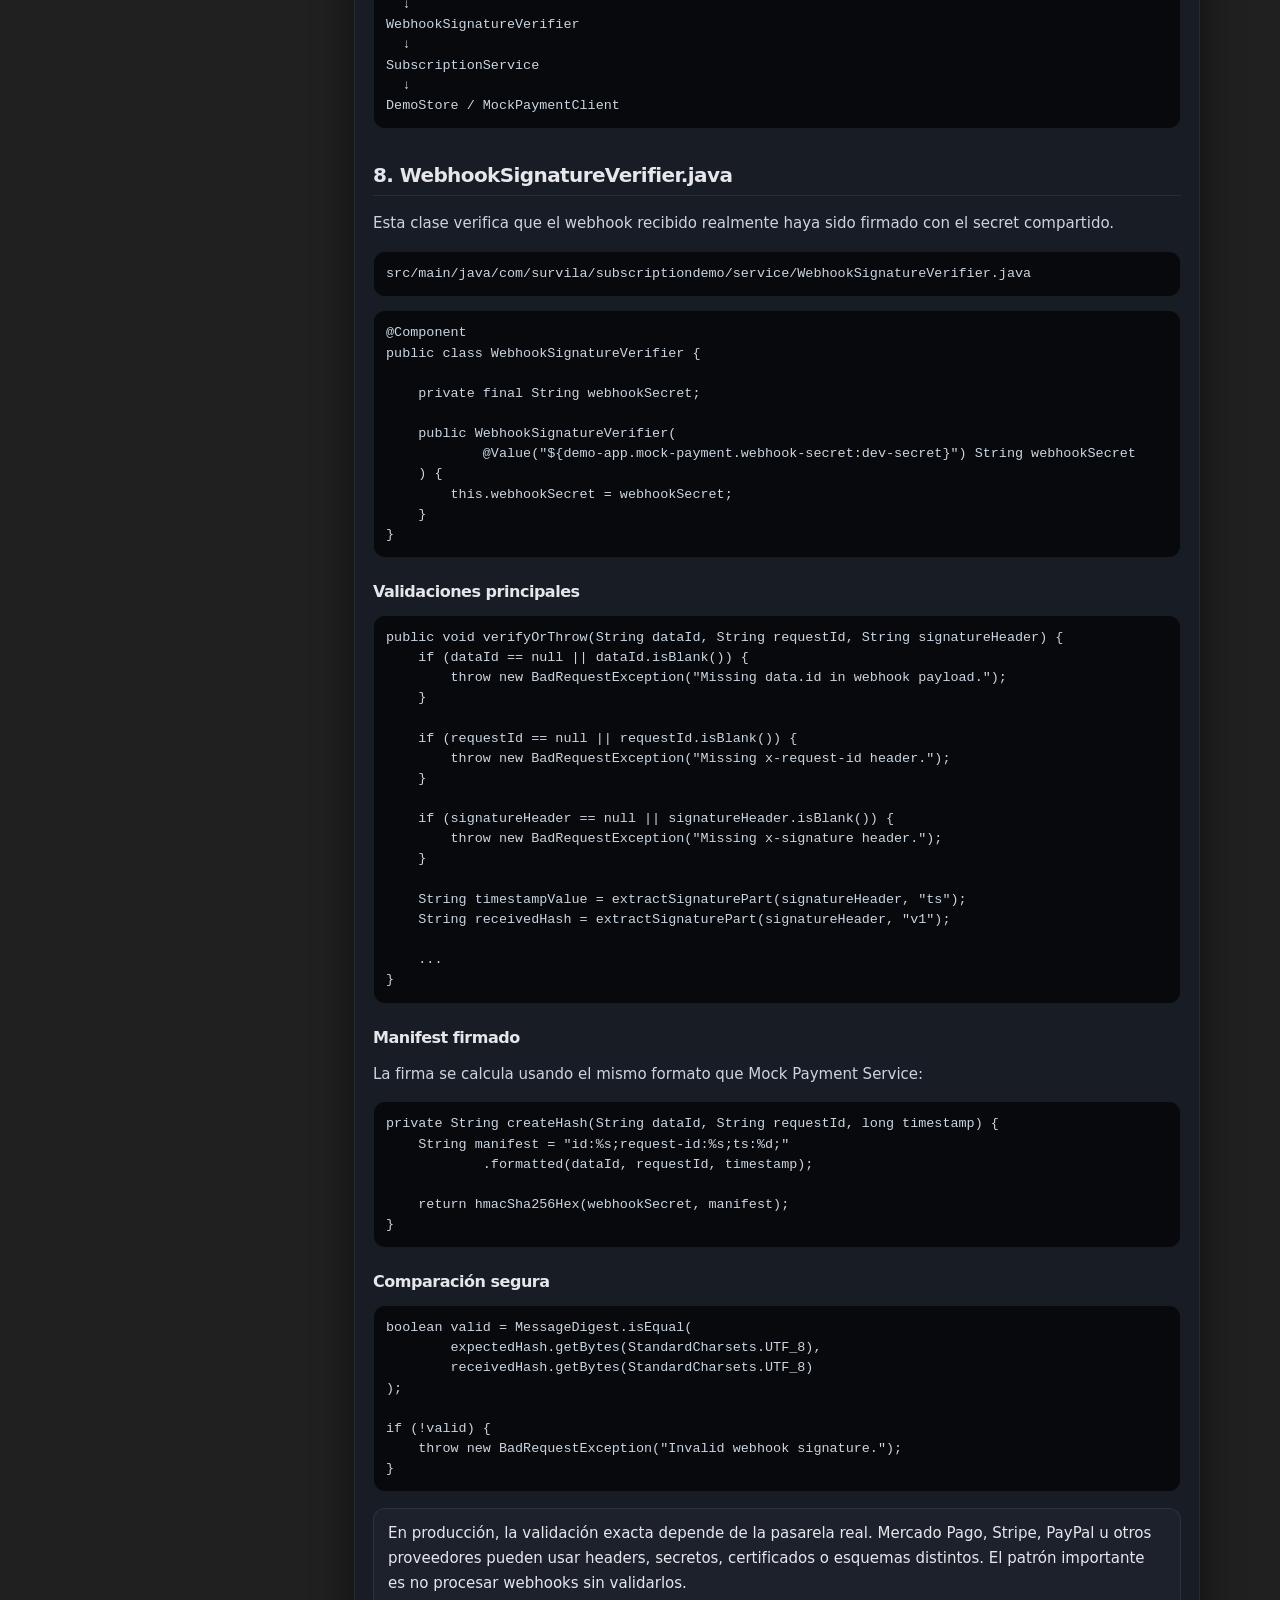
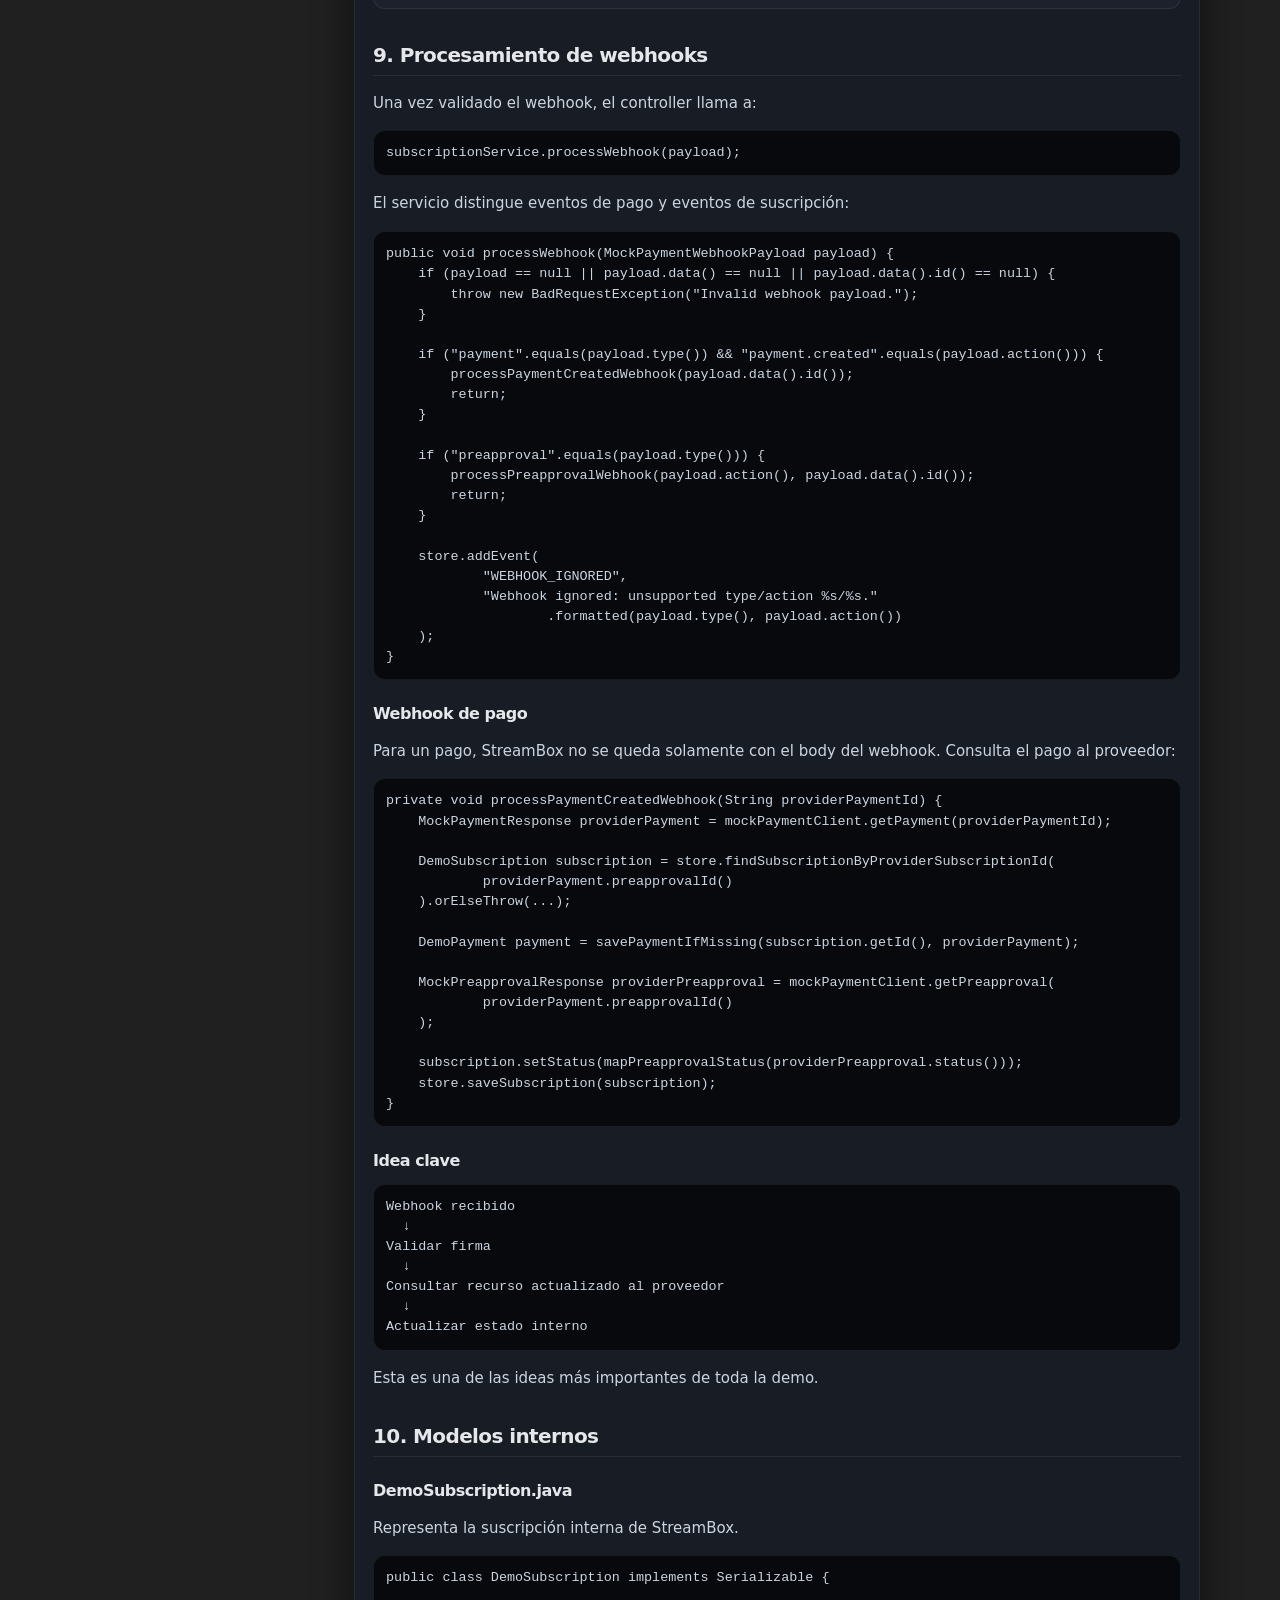
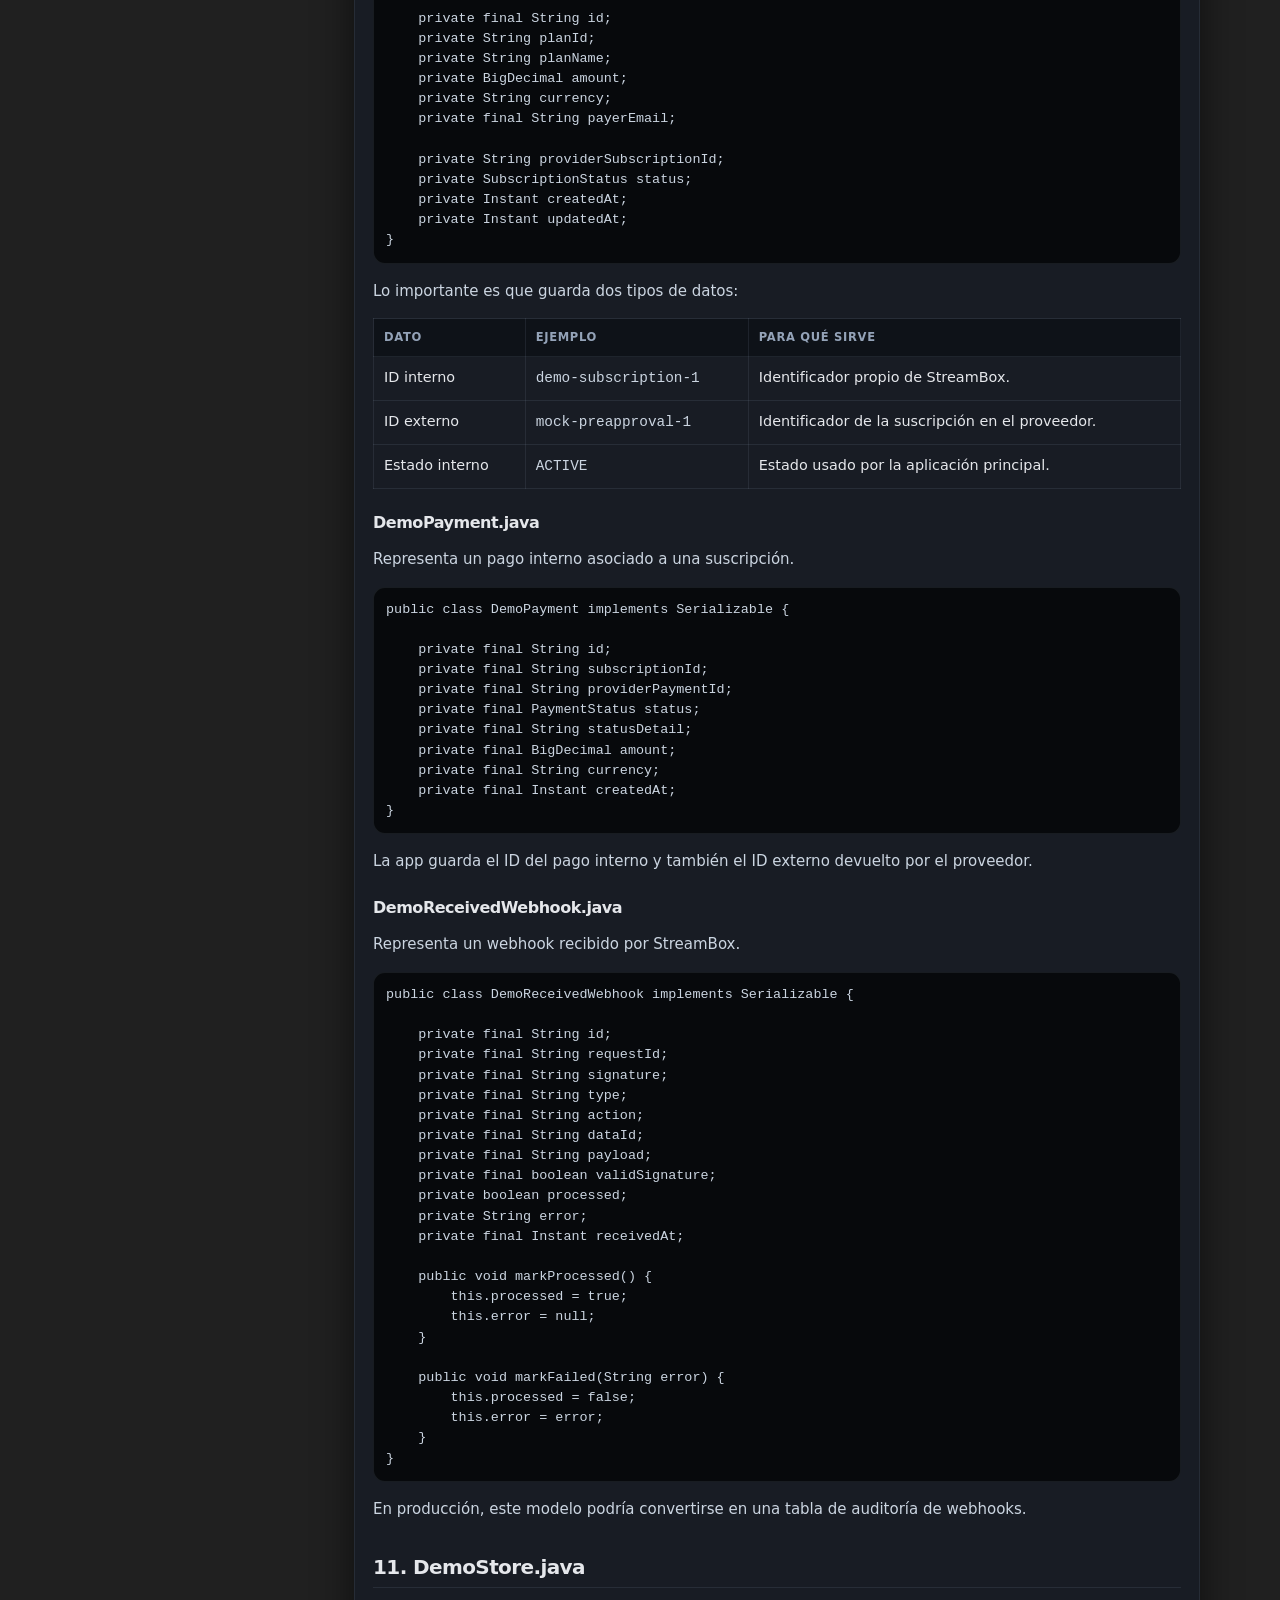
<file: src/main/resources/static/docs/payment-code-walkthrough.html>
<!doctype html>
<html lang="es">
<head>
    <meta charset="UTF-8" />
    <meta name="viewport" content="width=device-width, initial-scale=1.0" />
    <title>Recorrido del código de pagos · StreamBox Demo</title>
    <link rel="stylesheet" href="./docs.css" />
</head>
<body>
<div class="docs-shell">
    <header class="docs-header">
        <div class="docs-brand">
            <h1>Recorrido del código de pagos</h1>
        </div>

        <nav class="docs-actions" aria-label="Acciones">
            <a class="docs-button" href="./index.html">Docs</a>
            <a class="docs-button" href="../index.html">StreamBox</a>
        </nav>
    </header>

    <div class="docs-layout">
        <aside class="docs-toc">
            <strong>Contenido</strong>
            <a href="#objetivo">Objetivo</a>
            <a href="#mapa">Mapa general</a>
            <a href="#cliente">MockPaymentClient</a>
            <a href="#servicio">SubscriptionService</a>
            <a href="#crear">Crear suscripción y pagar</a>
            <a href="#recurrente">Cobro recurrente</a>
            <a href="#plan">Cambio de plan</a>
            <a href="#cancelacion">Cancelación</a>
            <a href="#webhook-controller">Webhook controller</a>
            <a href="#firma">Validación de firma</a>
            <a href="#procesamiento-webhook">Procesamiento de webhook</a>
            <a href="#modelos">Modelos internos</a>
            <a href="#store">DemoStore</a>
            <a href="#produccion">Qué cambiar en producción</a>
            <a href="#resumen">Resumen</a>
        </aside>

        <main class="docs-content">
            <h1 id="objetivo">Recorrido del código de pagos</h1>

            <p>
                Esta guía muestra el código principal que usa StreamBox Demo para integrarse con
                Mock Payment Service. Está pensada para poder entender la integración incluso si la
                aplicación se ejecuta desde una imagen Docker y no se abre el proyecto en un IDE.
            </p>

            <div class="docs-callout">
                Esta página no reemplaza el código fuente. Es un recorrido educativo: muestra los fragmentos
                más importantes, explica qué hace cada pieza y señala qué partes conviene adaptar en un
                proyecto real.
            </div>

            <h2 id="mapa">Mapa general del flujo</h2>

            <pre><code>Usuario elige plan y email
  ↓
SubscriptionService.createSubscription(...)
  ↓
Crea DemoSubscription interna en PENDING
  ↓
MockPaymentClient.createPreapproval(...)
  ↓
Guarda providerSubscriptionId
  ↓
La suscripción queda lista para pagar

Usuario elige suscripción y tarjeta ficticia
  ↓
SubscriptionService.paySubscription(...)
  ↓
MockPaymentClient.payWithCard(...)
  ↓
Guarda DemoPayment interno
  ↓
Mock Payment Service envía webhook
  ↓
MockPaymentWebhookController.receiveWebhook(...)
  ↓
WebhookSignatureVerifier.verifyOrThrow(...)
  ↓
SubscriptionService.processWebhook(...)
  ↓
Consulta GET /payment/{id} y GET /preapproval/{id}
  ↓
Actualiza estado interno</code></pre>

            <p>
                La idea central es que StreamBox no confía solamente en el resultado visual del pago.
                También mantiene su propio estado interno, guarda IDs externos del proveedor, recibe webhooks,
                valida firma y consulta al proveedor para confirmar el estado actualizado.
            </p>

            <h2 id="cliente">1. MockPaymentClient.java</h2>

            <p>
                Este archivo concentra las llamadas HTTP hacia Mock Payment Service. Es una capa de integración
                con el proveedor simulado.
            </p>

            <pre><code>src/main/java/com/survila/subscriptiondemo/client/MockPaymentClient.java</code></pre>

            <p>
                La clase usa <code>RestClient</code> y recibe la URL base desde configuración:
            </p>

            <pre><code>@Component
public class MockPaymentClient {

    private final RestClient restClient;

    public MockPaymentClient(
            @Value("${demo-app.mock-payment.base-url:http://localhost:9090}") String baseUrl
    ) {
        this.restClient = RestClient.builder()
                .baseUrl(baseUrl)
                .build();
    }
}</code></pre>

            <h3>Por qué existe esta clase</h3>

            <p>
                Para que el resto de la aplicación no tenga que conocer URLs, endpoints ni detalles HTTP
                del proveedor. En vez de llamar al mock desde cualquier servicio o controller, todo pasa
                por una clase dedicada.
            </p>

            <pre><code>SubscriptionService
  ↓
MockPaymentClient
  ↓
Mock Payment Service</code></pre>

            <h3>Métodos principales</h3>

            <pre><code>public MockPreapprovalResponse createPreapproval(MockCreatePreapprovalRequest request) {
    return restClient.post()
            .uri("/preapproval")
            .body(request)
            .retrieve()
            .body(MockPreapprovalResponse.class);
}

public MockPaymentResponse getPayment(String id) {
    return restClient.get()
            .uri("/payment/{id}", id)
            .retrieve()
            .body(MockPaymentResponse.class);
}

public MockPayWithCardResponse payWithCard(String preapprovalId, MockPayWithCardRequest request) {
    return restClient.post()
            .uri("/mock/preapproval/{id}/pay-with-card", preapprovalId)
            .body(request)
            .retrieve()
            .body(MockPayWithCardResponse.class);
}</code></pre>

            <h3>Qué representa en una app real</h3>

            <p>
                En una aplicación real esta clase podría reemplazarse por:
            </p>

            <pre><code>MercadoPagoClient
StripeClient
PayPalClient
PaymentProviderClient</code></pre>

            <p>
                La idea importante no es el nombre <code>MockPaymentClient</code>, sino el patrón:
                aislar el código que habla con la pasarela.
            </p>

            <h2 id="servicio">2. SubscriptionService.java</h2>

            <p>
                Este es el corazón del flujo de pagos de StreamBox Demo.
            </p>

            <pre><code>src/main/java/com/survila/subscriptiondemo/service/SubscriptionService.java</code></pre>

            <p>
                El servicio recibe el store interno, el catálogo de planes, el cliente del mock y dos URLs
                configurables: la URL pública de StreamBox y la URL base para recibir webhooks.
            </p>

            <pre><code>@Service
public class SubscriptionService {

    private final DemoStore store;
    private final PlanCatalogService planCatalogService;
    private final MockPaymentClient mockPaymentClient;
    private final String publicBaseUrl;
    private final String webhookBaseUrl;

    public SubscriptionService(
            DemoStore store,
            PlanCatalogService planCatalogService,
            MockPaymentClient mockPaymentClient,
            @Value("${demo-app.public-base-url:http://localhost:8080}") String publicBaseUrl,
            @Value("${demo-app.webhook-base-url:http://localhost:8080}") String webhookBaseUrl
    ) {
        this.store = store;
        this.planCatalogService = planCatalogService;
        this.mockPaymentClient = mockPaymentClient;
        this.publicBaseUrl = publicBaseUrl;
        this.webhookBaseUrl = webhookBaseUrl;
    }
}</code></pre>

            <h3>Por qué existe este servicio</h3>

            <p>
                Porque la integración de pagos no es solo “llamar a un endpoint”. Hay que orquestar varias cosas:
            </p>

            <ul>
                <li>Validar el plan.</li>
                <li>Crear estado interno.</li>
                <li>Llamar al proveedor.</li>
                <li>Guardar IDs externos.</li>
                <li>Simular o procesar pagos.</li>
                <li>Guardar pagos internos.</li>
                <li>Procesar webhooks.</li>
                <li>Mapear estados externos a estados internos.</li>
            </ul>

            <h2 id="crear">3. Crear suscripción y pagar después</h2>

            <p>
                El flujo principal ahora está dividido en dos métodos. Primero se crea la suscripción
                interna y la preapproval en Mock Payment Service. Después se paga una suscripción existente
                con una tarjeta ficticia.
            </p>

            <h3>Crear suscripción</h3>

            <p>
                El método <code>createSubscription</code> representa el paso <strong>Suscribirme</strong>.
                Todavía no genera un pago. Su objetivo es dejar creada la suscripción interna y asociarla
                con una preapproval del proveedor simulado.
            </p>

            <pre><code>public CreateSubscriptionResponse createSubscription(CreateSubscriptionRequest request) {
    Plan plan = planCatalogService.findById(request.planId())
            .orElseThrow(() -&gt; new BadRequestException("Plan not found: " + request.planId()));

    Instant now = Instant.now();

    DemoSubscription subscription = new DemoSubscription(
            store.nextSubscriptionId(),
            plan.id(),
            plan.name(),
            plan.amount(),
            plan.currency(),
            request.payerEmail(),
            null,
            SubscriptionStatus.CREATING,
            now,
            now
    );

    store.saveSubscription(subscription);

    MockPreapprovalResponse preapproval = mockPaymentClient.createPreapproval(
            buildCreatePreapprovalRequest(subscription)
    );

    subscription.setProviderSubscriptionId(preapproval.id());
    subscription.setStatus(mapPreapprovalStatus(preapproval.status()));
    store.saveSubscription(subscription);

    return new CreateSubscriptionResponse(
            subscription,
            preapproval.id(),
            preapproval.status()
    );
}</code></pre>

            <h3>Qué está pasando al suscribirse</h3>

            <ol>
                <li>Busca el plan elegido.</li>
                <li>Crea una suscripción interna en estado <code>PENDING</code>.</li>
                <li>Guarda la suscripción en el store.</li>
                <li>Llama a Mock Payment Service para crear una preapproval.</li>
                <li>Guarda el ID externo del proveedor en <code>providerSubscriptionId</code>.</li>
                <li>Devuelve la suscripción creada y el estado externo de la preapproval.</li>
            </ol>

            <h3>Pagar una suscripción existente</h3>

            <p>
                El método <code>paySubscription</code> representa el paso <strong>Pagar</strong>.
                Toma una suscripción interna existente, usa su <code>providerSubscriptionId</code>
                y solicita a Mock Payment Service que genere un pago con tarjeta ficticia.
            </p>

            <pre><code>public SubscriptionActionResponse paySubscription(
        String subscriptionId,
        PaySubscriptionRequest request
) {
    DemoSubscription subscription = getSubscriptionOrThrow(subscriptionId);

    ensureProviderSubscription(subscription);

    MockPayWithCardResponse payResponse = mockPaymentClient.payWithCard(
            subscription.getProviderSubscriptionId(),
            buildPayWithCardRequest(request.cardNumber())
    );

    subscription.setStatus(mapPreapprovalStatus(payResponse.preapprovalStatus()));
    store.saveSubscription(subscription);

    DemoPayment payment = savePaymentIfMissing(
            subscription.getId(),
            payResponse.payment()
    );

    return new SubscriptionActionResponse(
            subscription,
            payment,
            subscription.getProviderSubscriptionId(),
            payResponse.payment().id(),
            payResponse.preapprovalStatus(),
            payResponse.payment().status()
    );
}</code></pre>

            <h3>Qué está pasando al pagar</h3>

            <ol>
                <li>Busca la suscripción interna por ID.</li>
                <li>Verifica que tenga <code>providerSubscriptionId</code>.</li>
                <li>Simula el pago con tarjeta ficticia en Mock Payment Service.</li>
                <li>Mapea el estado de la preapproval externa a estado interno.</li>
                <li>Guarda el pago interno si todavía no existe.</li>
                <li>Devuelve una respuesta educativa con datos internos y externos.</li>
            </ol>

            <h3>Pedido enviado al proveedor al crear la preapproval</h3>

            <p>
                StreamBox arma el request hacia Mock Payment Service con el plan, email, monto,
                moneda, URL pública y endpoint de webhook:
            </p>

            <pre><code>private MockCreatePreapprovalRequest buildCreatePreapprovalRequest(DemoSubscription subscription) {
    return new MockCreatePreapprovalRequest(
            subscription.getPlanName(),
            "demo_subscription_id=" + subscription.getId(),
            subscription.getPayerEmail(),
            new MockCreatePreapprovalRequest.AutoRecurringRequest(
                    1,
                    "months",
                    subscription.getAmount(),
                    subscription.getCurrency()
            ),
            publicBaseUrl,
            webhookBaseUrl + "/api/webhooks/mock-payment"
    );
}</code></pre>

            <p>
                La parte clave es:
            </p>

            <pre><code>webhookBaseUrl + "/api/webhooks/mock-payment"</code></pre>

            <p>
                Esa URL es donde Mock Payment Service va a enviar los webhooks cuando se genere un pago
                o cambie el estado de la preapproval.
            </p>

            <div class="docs-callout">
                El endpoint legacy <code>POST /api/subscriptions/start</code> puede seguir existiendo para
                compatibilidad, pero el flujo principal de la UI usa dos pasos: crear suscripción y pagar.
            </div>

            <h2 id="recurrente">4. Simular cobro recurrente</h2>

            <p>
                Este método representa un pago posterior sobre una suscripción existente.
            </p>

            <pre><code>public SubscriptionActionResponse simulateRecurringCharge(
        String subscriptionId,
        SimulateRecurringChargeRequest request
) {
    DemoSubscription subscription = getSubscriptionOrThrow(subscriptionId);

    ensureProviderSubscription(subscription);

    MockPayWithCardResponse response = mockPaymentClient.simulateRecurringCharge(
            subscription.getProviderSubscriptionId(),
            new MockSimulateRecurringChargeRequest(
                    request.cardNumber(),
                    true
            )
    );

    subscription.setStatus(mapPreapprovalStatus(response.preapprovalStatus()));
    store.saveSubscription(subscription);

    DemoPayment payment = savePaymentIfMissing(
            subscription.getId(),
            response.payment()
    );

    return new SubscriptionActionResponse(
            subscription,
            payment,
            subscription.getProviderSubscriptionId(),
            response.payment().id(),
            response.preapprovalStatus(),
            response.payment().status()
    );
}</code></pre>

            <h3>Qué enseña este método</h3>

            <p>
                Una suscripción no termina en el alta inicial. En sistemas reales puede haber renovaciones,
                cobros mensuales, pagos fallidos y cambios de estado posteriores.
            </p>

            <h2 id="plan">5. Cambiar plan</h2>

            <p>
                El método <code>changePlan</code> muestra cómo StreamBox cambia el plan interno y también
                informa el cambio al proveedor simulado.
            </p>

            <pre><code>public SubscriptionActionResponse changePlan(
        String subscriptionId,
        ChangeSubscriptionPlanRequest request
) {
    DemoSubscription subscription = getSubscriptionOrThrow(subscriptionId);

    ensureProviderSubscription(subscription);

    Plan newPlan = planCatalogService.findById(request.planId())
            .orElseThrow(() -> new BadRequestException("Plan not found: " + request.planId()));

    mockPaymentClient.changePlan(
            subscription.getProviderSubscriptionId(),
            new MockChangePlanRequest(
                    newPlan.name(),
                    new MockCreatePreapprovalRequest.AutoRecurringRequest(
                            1,
                            "months",
                            newPlan.amount(),
                            newPlan.currency()
                    ),
                    true
            )
    );

    MockPreapprovalResponse providerPreapproval = mockPaymentClient.getPreapproval(
            subscription.getProviderSubscriptionId()
    );

    subscription.replacePlan(newPlan);
    subscription.setStatus(mapPreapprovalStatus(providerPreapproval.status()));
    store.saveSubscription(subscription);

    return new SubscriptionActionResponse(
            subscription,
            null,
            subscription.getProviderSubscriptionId(),
            null,
            providerPreapproval.status(),
            null
    );
}</code></pre>

            <h3>Por qué consulta al proveedor después del cambio</h3>

            <p>
                Después de pedir el cambio, StreamBox consulta la preapproval actualizada. Esa es una idea muy buena:
                ante un cambio importante, no conviene asumir el estado final solamente por haber llamado al endpoint.
            </p>

            <h2 id="cancelacion">6. Cancelar suscripción</h2>

            <p>
                Este método cancela la suscripción en el proveedor y luego consulta el estado actualizado.
            </p>

            <pre><code>public SubscriptionActionResponse cancelSubscription(String subscriptionId) {
    DemoSubscription subscription = getSubscriptionOrThrow(subscriptionId);

    ensureProviderSubscription(subscription);

    mockPaymentClient.cancelPreapproval(
            subscription.getProviderSubscriptionId(),
            new MockSubscriptionActionRequest(true)
    );

    MockPreapprovalResponse providerPreapproval = mockPaymentClient.getPreapproval(
            subscription.getProviderSubscriptionId()
    );

    subscription.setStatus(mapPreapprovalStatus(providerPreapproval.status()));
    store.saveSubscription(subscription);

    return new SubscriptionActionResponse(
            subscription,
            null,
            subscription.getProviderSubscriptionId(),
            null,
            providerPreapproval.status(),
            null
    );
}</code></pre>

            <h3>Qué enseña este método</h3>

            <p>
                La cancelación debe quedar reflejada en los dos lados:
            </p>

            <pre><code>Aplicación principal
Proveedor de pagos</code></pre>

            <p>
                En producción, este flujo podría incluir permisos, reglas de negocio, fecha de fin de ciclo,
                prorrateos, reembolsos o retención de acceso hasta el final del período pago.
            </p>

            <h2 id="webhook-controller">7. MockPaymentWebhookController.java</h2>

            <p>
                Este controller recibe los webhooks que Mock Payment Service envía hacia StreamBox.
            </p>

            <pre><code>src/main/java/com/survila/subscriptiondemo/controller/MockPaymentWebhookController.java</code></pre>

            <pre><code>@RestController
@RequestMapping("/api/webhooks/mock-payment")
public class MockPaymentWebhookController {

    private final WebhookSignatureVerifier signatureVerifier;
    private final SubscriptionService subscriptionService;
    private final DemoStore store;

    @PostMapping
    public ResponseEntity&lt;Void&gt; receiveWebhook(
            @RequestHeader(value = "x-request-id", required = false) String requestId,
            @RequestHeader(value = "x-signature", required = false) String signature,
            @RequestBody(required = false) MockPaymentWebhookPayload payload
    ) {
        ...
    }
}</code></pre>

            <h3>Qué hace este controller</h3>

            <ol>
                <li>Recibe el webhook.</li>
                <li>Extrae <code>x-request-id</code>.</li>
                <li>Extrae <code>x-signature</code>.</li>
                <li>Extrae <code>type</code>, <code>action</code> y <code>data.id</code>.</li>
                <li>Valida la firma.</li>
                <li>Guarda el webhook recibido.</li>
                <li>Delega el procesamiento a <code>SubscriptionService</code>.</li>
                <li>Marca el webhook como procesado o fallido.</li>
            </ol>

            <h3>Fragmento clave</h3>

            <pre><code>signatureVerifier.verifyOrThrow(
        dataId,
        requestId,
        signature
);

receivedWebhook = new DemoReceivedWebhook(
        store.nextReceivedWebhookId(),
        requestId,
        signature,
        type,
        action,
        dataId,
        rawPayload,
        true,
        false,
        null,
        Instant.now()
);

store.saveReceivedWebhook(receivedWebhook);

subscriptionService.processWebhook(payload);

receivedWebhook.markProcessed();
store.saveReceivedWebhook(receivedWebhook);

return ResponseEntity.ok().build();</code></pre>

            <h3>Por qué está bien separado</h3>

            <p>
                El controller no resuelve toda la lógica de negocio. Su trabajo es recibir HTTP,
                validar seguridad básica, registrar el evento y delegar.
            </p>

            <pre><code>Controller
  ↓
WebhookSignatureVerifier
  ↓
SubscriptionService
  ↓
DemoStore / MockPaymentClient</code></pre>

            <h2 id="firma">8. WebhookSignatureVerifier.java</h2>

            <p>
                Esta clase verifica que el webhook recibido realmente haya sido firmado con el secret compartido.
            </p>

            <pre><code>src/main/java/com/survila/subscriptiondemo/service/WebhookSignatureVerifier.java</code></pre>

            <pre><code>@Component
public class WebhookSignatureVerifier {

    private final String webhookSecret;

    public WebhookSignatureVerifier(
            @Value("${demo-app.mock-payment.webhook-secret:dev-secret}") String webhookSecret
    ) {
        this.webhookSecret = webhookSecret;
    }
}</code></pre>

            <h3>Validaciones principales</h3>

            <pre><code>public void verifyOrThrow(String dataId, String requestId, String signatureHeader) {
    if (dataId == null || dataId.isBlank()) {
        throw new BadRequestException("Missing data.id in webhook payload.");
    }

    if (requestId == null || requestId.isBlank()) {
        throw new BadRequestException("Missing x-request-id header.");
    }

    if (signatureHeader == null || signatureHeader.isBlank()) {
        throw new BadRequestException("Missing x-signature header.");
    }

    String timestampValue = extractSignaturePart(signatureHeader, "ts");
    String receivedHash = extractSignaturePart(signatureHeader, "v1");

    ...
}</code></pre>

            <h3>Manifest firmado</h3>

            <p>
                La firma se calcula usando el mismo formato que Mock Payment Service:
            </p>

            <pre><code>private String createHash(String dataId, String requestId, long timestamp) {
    String manifest = "id:%s;request-id:%s;ts:%d;"
            .formatted(dataId, requestId, timestamp);

    return hmacSha256Hex(webhookSecret, manifest);
}</code></pre>

            <h3>Comparación segura</h3>

            <pre><code>boolean valid = MessageDigest.isEqual(
        expectedHash.getBytes(StandardCharsets.UTF_8),
        receivedHash.getBytes(StandardCharsets.UTF_8)
);

if (!valid) {
    throw new BadRequestException("Invalid webhook signature.");
}</code></pre>

            <div class="docs-callout">
                En producción, la validación exacta depende de la pasarela real. Mercado Pago, Stripe,
                PayPal u otros proveedores pueden usar headers, secretos, certificados o esquemas distintos.
                El patrón importante es no procesar webhooks sin validarlos.
            </div>

            <h2 id="procesamiento-webhook">9. Procesamiento de webhooks</h2>

            <p>
                Una vez validado el webhook, el controller llama a:
            </p>

            <pre><code>subscriptionService.processWebhook(payload);</code></pre>

            <p>
                El servicio distingue eventos de pago y eventos de suscripción:
            </p>

            <pre><code>public void processWebhook(MockPaymentWebhookPayload payload) {
    if (payload == null || payload.data() == null || payload.data().id() == null) {
        throw new BadRequestException("Invalid webhook payload.");
    }

    if ("payment".equals(payload.type()) && "payment.created".equals(payload.action())) {
        processPaymentCreatedWebhook(payload.data().id());
        return;
    }

    if ("preapproval".equals(payload.type())) {
        processPreapprovalWebhook(payload.action(), payload.data().id());
        return;
    }

    store.addEvent(
            "WEBHOOK_IGNORED",
            "Webhook ignored: unsupported type/action %s/%s."
                    .formatted(payload.type(), payload.action())
    );
}</code></pre>

            <h3>Webhook de pago</h3>

            <p>
                Para un pago, StreamBox no se queda solamente con el body del webhook. Consulta el pago
                al proveedor:
            </p>

            <pre><code>private void processPaymentCreatedWebhook(String providerPaymentId) {
    MockPaymentResponse providerPayment = mockPaymentClient.getPayment(providerPaymentId);

    DemoSubscription subscription = store.findSubscriptionByProviderSubscriptionId(
            providerPayment.preapprovalId()
    ).orElseThrow(...);

    DemoPayment payment = savePaymentIfMissing(subscription.getId(), providerPayment);

    MockPreapprovalResponse providerPreapproval = mockPaymentClient.getPreapproval(
            providerPayment.preapprovalId()
    );

    subscription.setStatus(mapPreapprovalStatus(providerPreapproval.status()));
    store.saveSubscription(subscription);
}</code></pre>

            <h3>Idea clave</h3>

            <pre><code>Webhook recibido
  ↓
Validar firma
  ↓
Consultar recurso actualizado al proveedor
  ↓
Actualizar estado interno</code></pre>

            <p>
                Esta es una de las ideas más importantes de toda la demo.
            </p>

            <h2 id="modelos">10. Modelos internos</h2>

            <h3>DemoSubscription.java</h3>

            <p>
                Representa la suscripción interna de StreamBox.
            </p>

            <pre><code>public class DemoSubscription implements Serializable {

    private final String id;
    private String planId;
    private String planName;
    private BigDecimal amount;
    private String currency;
    private final String payerEmail;

    private String providerSubscriptionId;
    private SubscriptionStatus status;
    private Instant createdAt;
    private Instant updatedAt;
}</code></pre>

            <p>
                Lo importante es que guarda dos tipos de datos:
            </p>

            <table>
                <thead>
                <tr>
                    <th>Dato</th>
                    <th>Ejemplo</th>
                    <th>Para qué sirve</th>
                </tr>
                </thead>
                <tbody>
                <tr>
                    <td>ID interno</td>
                    <td><code>demo-subscription-1</code></td>
                    <td>Identificador propio de StreamBox.</td>
                </tr>
                <tr>
                    <td>ID externo</td>
                    <td><code>mock-preapproval-1</code></td>
                    <td>Identificador de la suscripción en el proveedor.</td>
                </tr>
                <tr>
                    <td>Estado interno</td>
                    <td><code>ACTIVE</code></td>
                    <td>Estado usado por la aplicación principal.</td>
                </tr>
                </tbody>
            </table>

            <h3>DemoPayment.java</h3>

            <p>
                Representa un pago interno asociado a una suscripción.
            </p>

            <pre><code>public class DemoPayment implements Serializable {

    private final String id;
    private final String subscriptionId;
    private final String providerPaymentId;
    private final PaymentStatus status;
    private final String statusDetail;
    private final BigDecimal amount;
    private final String currency;
    private final Instant createdAt;
}</code></pre>

            <p>
                La app guarda el ID del pago interno y también el ID externo devuelto por el proveedor.
            </p>

            <h3>DemoReceivedWebhook.java</h3>

            <p>
                Representa un webhook recibido por StreamBox.
            </p>

            <pre><code>public class DemoReceivedWebhook implements Serializable {

    private final String id;
    private final String requestId;
    private final String signature;
    private final String type;
    private final String action;
    private final String dataId;
    private final String payload;
    private final boolean validSignature;
    private boolean processed;
    private String error;
    private final Instant receivedAt;

    public void markProcessed() {
        this.processed = true;
        this.error = null;
    }

    public void markFailed(String error) {
        this.processed = false;
        this.error = error;
    }
}</code></pre>

            <p>
                En producción, este modelo podría convertirse en una tabla de auditoría de webhooks.
            </p>

            <h2 id="store">11. DemoStore.java</h2>

            <p>
                <code>DemoStore</code> es el almacenamiento simple de la demo.
                Guarda suscripciones, pagos, eventos y webhooks recibidos.
            </p>

            <pre><code>private final ConcurrentHashMap&lt;String, DemoSubscription&gt; subscriptions = new ConcurrentHashMap&lt;&gt;();
private final ConcurrentHashMap&lt;String, DemoPayment&gt; payments = new ConcurrentHashMap&lt;&gt;();
private final List&lt;DemoEvent&gt; events = new ArrayList&lt;&gt;();
private final List&lt;DemoReceivedWebhook&gt; receivedWebhooks = new ArrayList&lt;&gt;();</code></pre>

            <h3>IDs internos</h3>

            <pre><code>public String nextSubscriptionId() {
    return "demo-subscription-" + subscriptionSequence.getAndIncrement();
}

public String nextPaymentId() {
    return "demo-payment-" + paymentSequence.getAndIncrement();
}

public String nextReceivedWebhookId() {
    return "demo-webhook-" + receivedWebhookSequence.getAndIncrement();
}</code></pre>

            <h3>Búsqueda por ID externo</h3>

            <p>
                Esta búsqueda es clave para procesar webhooks. El webhook trae IDs del proveedor, no IDs internos.
            </p>

            <pre><code>public Optional&lt;DemoSubscription&gt; findSubscriptionByProviderSubscriptionId(String providerSubscriptionId) {
    return subscriptions.values()
            .stream()
            .filter(subscription -&gt; providerSubscriptionId.equals(subscription.getProviderSubscriptionId()))
            .findFirst();
}

public Optional&lt;DemoPayment&gt; findPaymentByProviderPaymentId(String providerPaymentId) {
    return payments.values()
            .stream()
            .filter(payment -&gt; providerPaymentId.equals(payment.getProviderPaymentId()))
            .findFirst();
}</code></pre>

            <h3>Persistencia</h3>

            <p>
                El store puede trabajar en memoria o guardar un snapshot en archivo:
            </p>

            <pre><code>private static final String STORAGE_TYPE_MEMORY = "memory";
private static final String STORAGE_TYPE_FILE = "file";</code></pre>

            <p>
                En producción, esto debería reemplazarse por base de datos, repositorios y transacciones.
            </p>

            <h2 id="produccion">12. Qué cambiar en producción</h2>

            <table>
                <thead>
                <tr>
                    <th>En StreamBox Demo</th>
                    <th>En proyecto real</th>
                </tr>
                </thead>
                <tbody>
                <tr>
                    <td><code>MockPaymentClient</code></td>
                    <td>Cliente real del proveedor o interfaz <code>PaymentProviderClient</code>.</td>
                </tr>
                <tr>
                    <td><code>DemoStore</code></td>
                    <td>Base de datos, repositorios, transacciones y migraciones.</td>
                </tr>
                <tr>
                    <td><code>DemoSubscription</code></td>
                    <td>Entidad real como <code>BusinessSubscription</code>.</td>
                </tr>
                <tr>
                    <td><code>DemoPayment</code></td>
                    <td>Entidad real como <code>BusinessPayment</code> o <code>PaymentTransaction</code>.</td>
                </tr>
                <tr>
                    <td><code>DemoReceivedWebhook</code></td>
                    <td>Tabla real de webhooks recibidos con idempotencia.</td>
                </tr>
                <tr>
                    <td>Tarjetas ficticias</td>
                    <td>Checkout hospedado, tokenización o SDK seguro del proveedor.</td>
                </tr>
                <tr>
                    <td>Planes hardcodeados</td>
                    <td>Planes en base de datos o configurables desde administración.</td>
                </tr>
                <tr>
                    <td>Estados simples</td>
                    <td>Estados internos bien definidos y reglas de negocio completas.</td>
                </tr>
                </tbody>
            </table>

            <h3>Checklist de adaptación</h3>

            <pre><code>Crear entidades reales.
Crear repositories.
Crear migraciones.
Agregar transacciones.
Agregar idempotencia en webhooks.
Guardar payload raw si corresponde.
Validar firma según la pasarela real.
Usar SDK oficial o HTTP client robusto.
Manejar timeouts y errores.
No guardar tarjetas reales.
Agregar logs y auditoría.
Separar credenciales por ambiente.
Agregar tests automatizados.</code></pre>

            <h2 id="resumen">Resumen final</h2>

            <p>
                El código de pagos de StreamBox Demo enseña una arquitectura pequeña pero muy importante:
            </p>

            <pre><code>Cliente del proveedor
  ↓
Servicio de billing
  ↓
Estado interno propio
  ↓
Webhook receiver
  ↓
Validador de firma
  ↓
Consulta posterior al proveedor
  ↓
Mapeo de estados
  ↓
Auditoría interna</code></pre>

            <div class="docs-callout">
                El objetivo no es copiar StreamBox Demo tal cual. El objetivo es entender el patrón y adaptarlo
                a una aplicación real con base de datos, seguridad, transacciones, idempotencia y una pasarela
                de pagos real.
            </div>
        </main>
    </div>
</div>
</body>
</html>
</file>
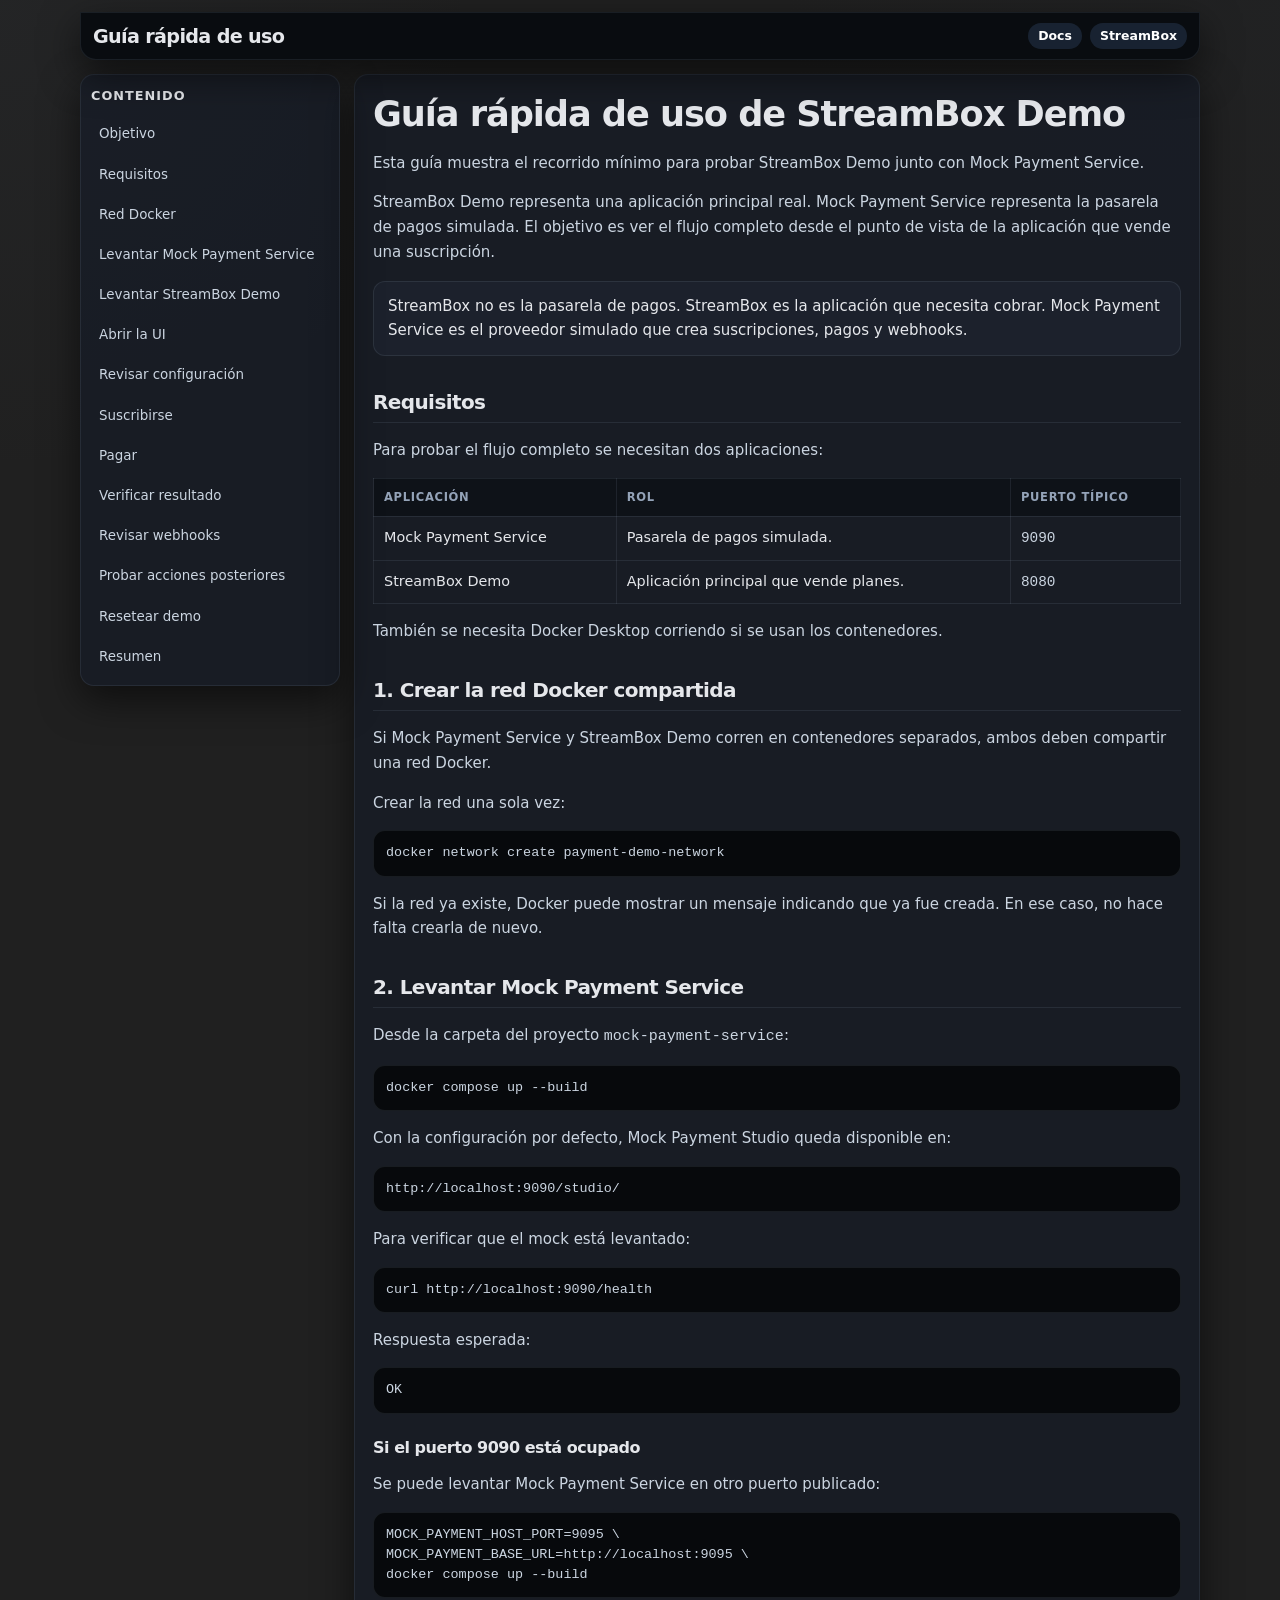
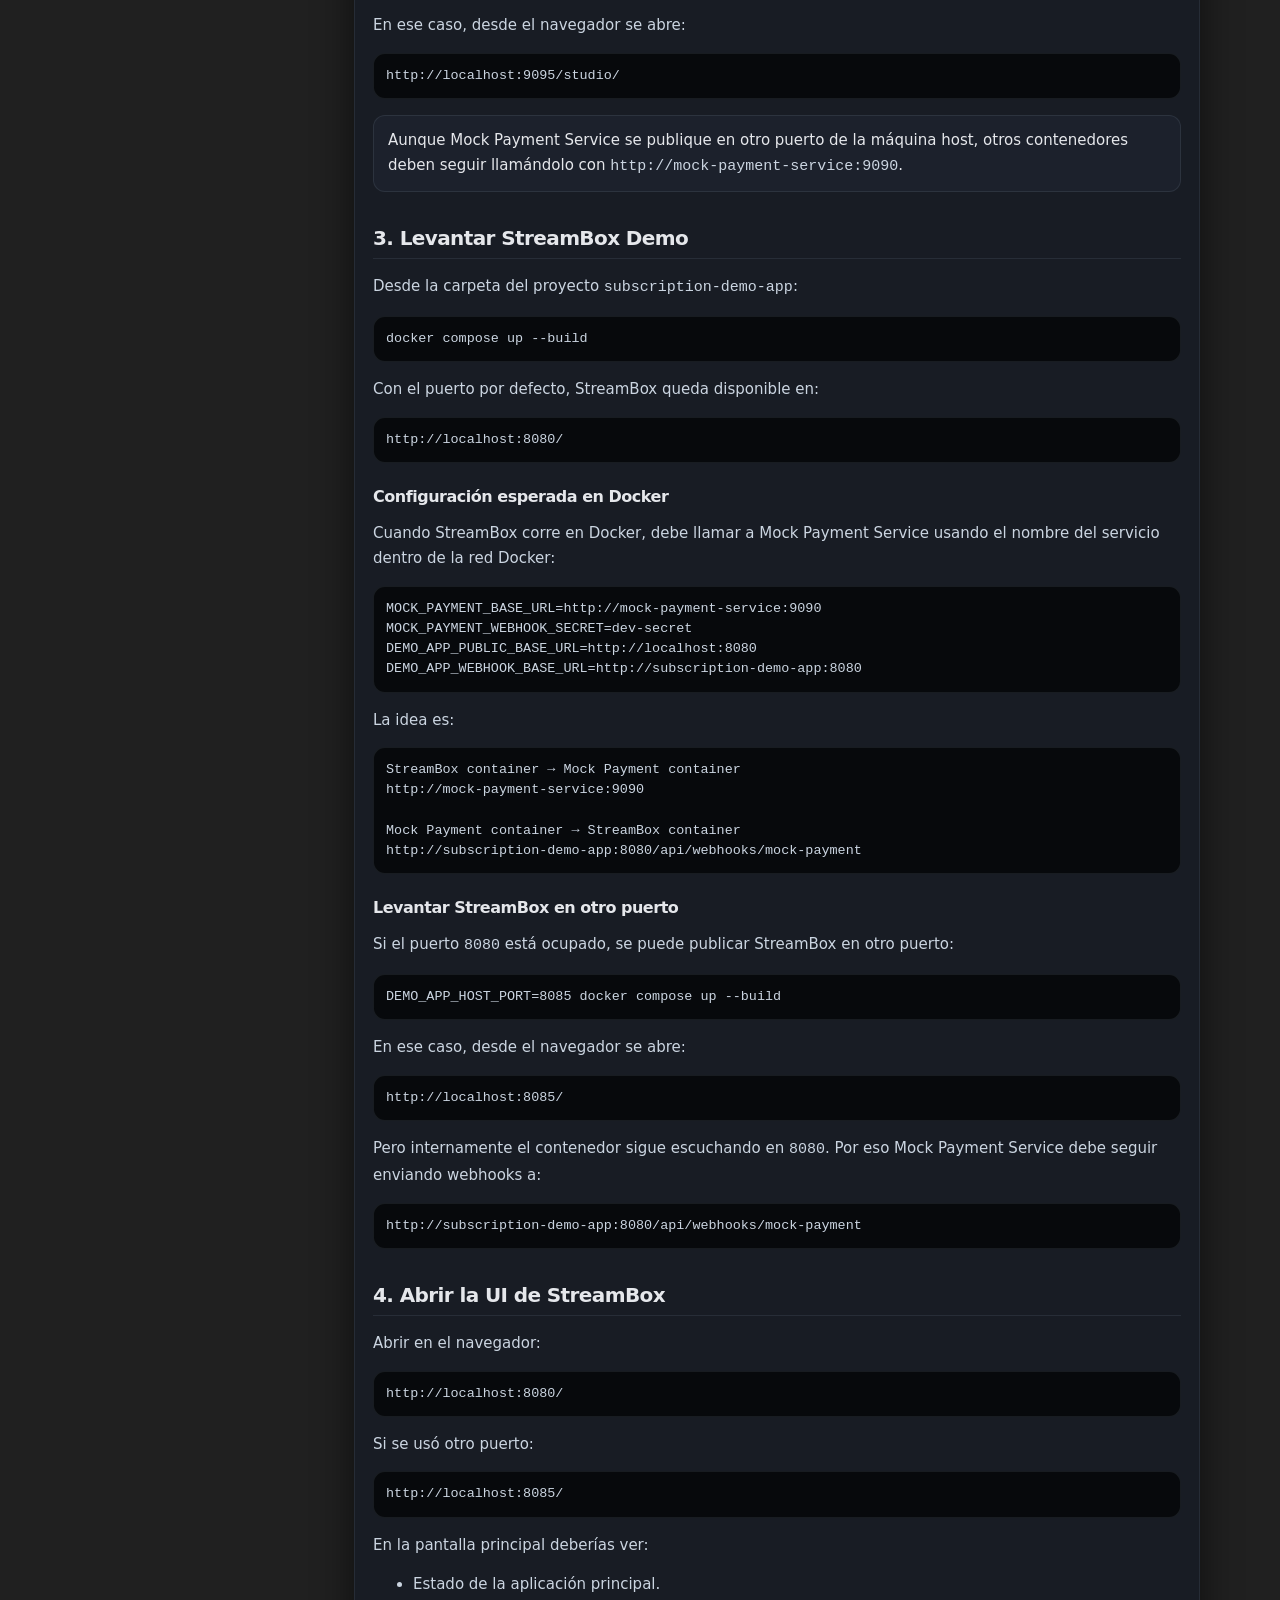
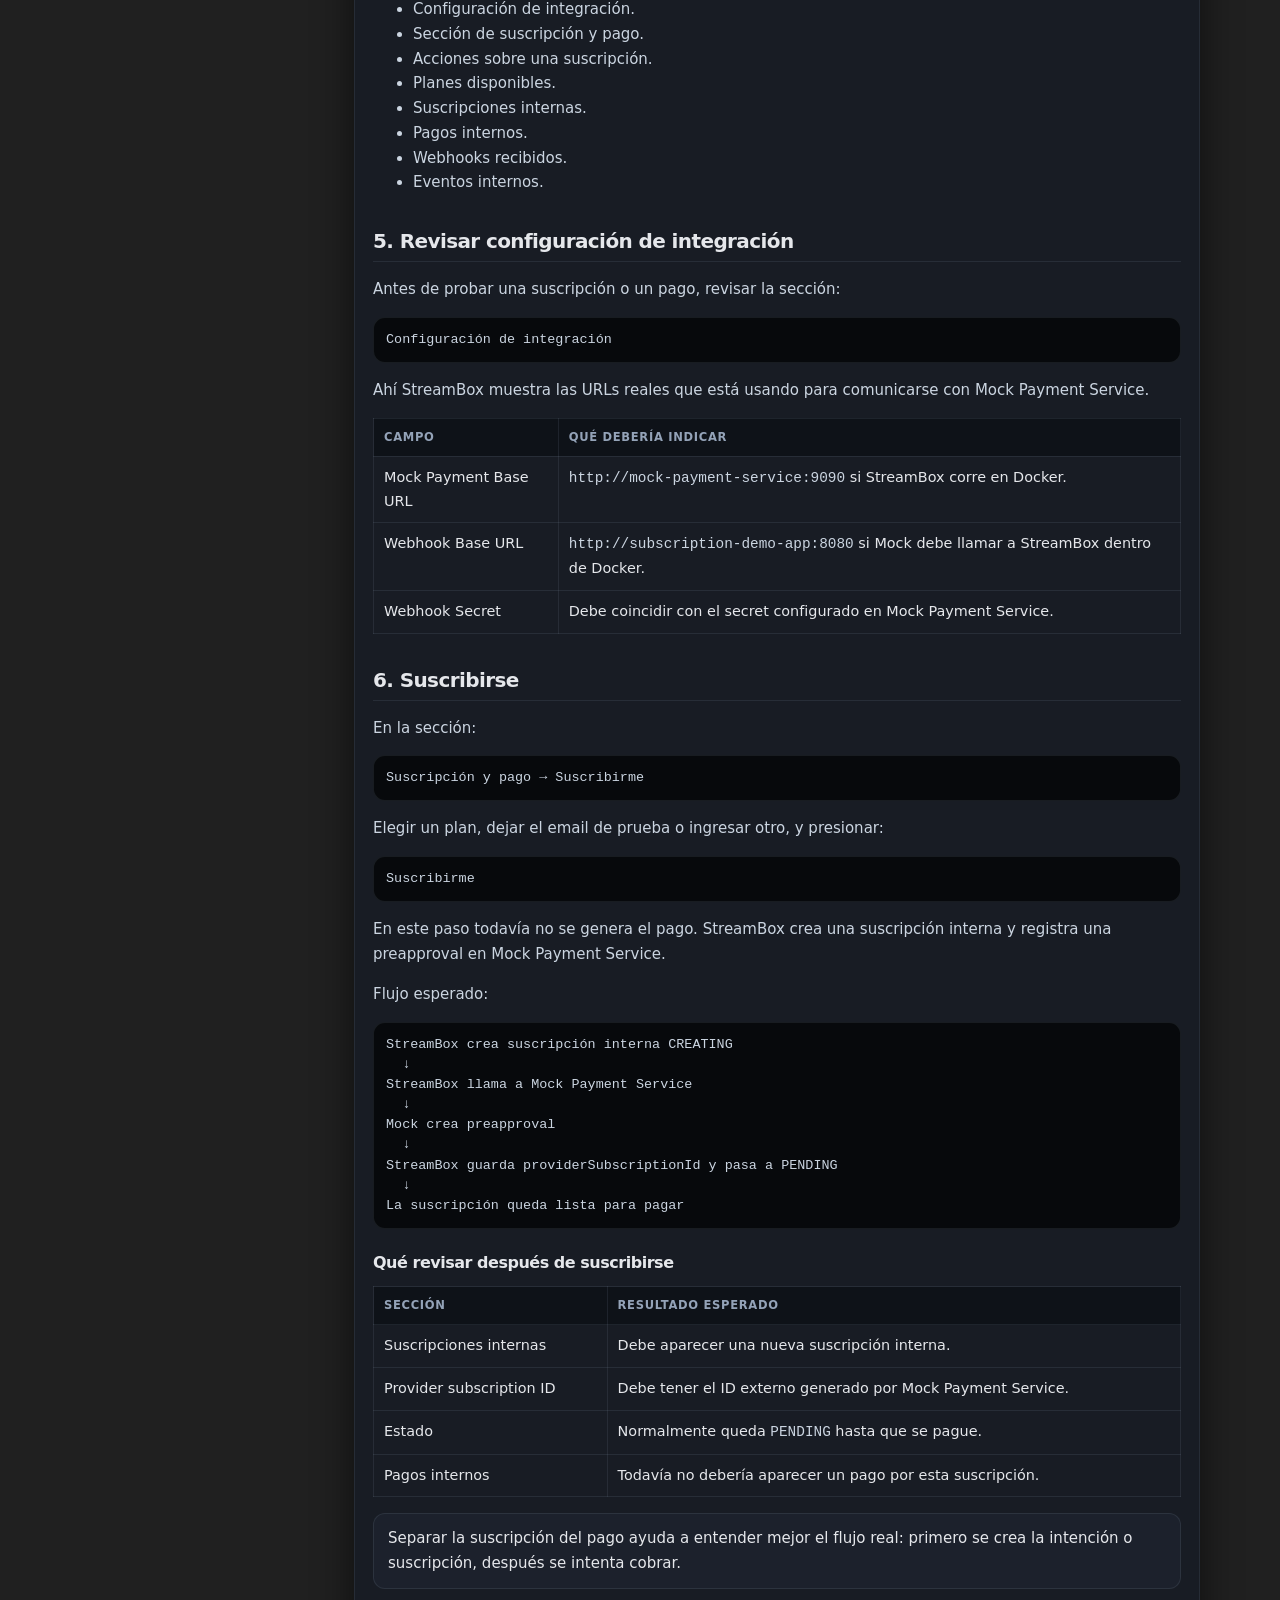
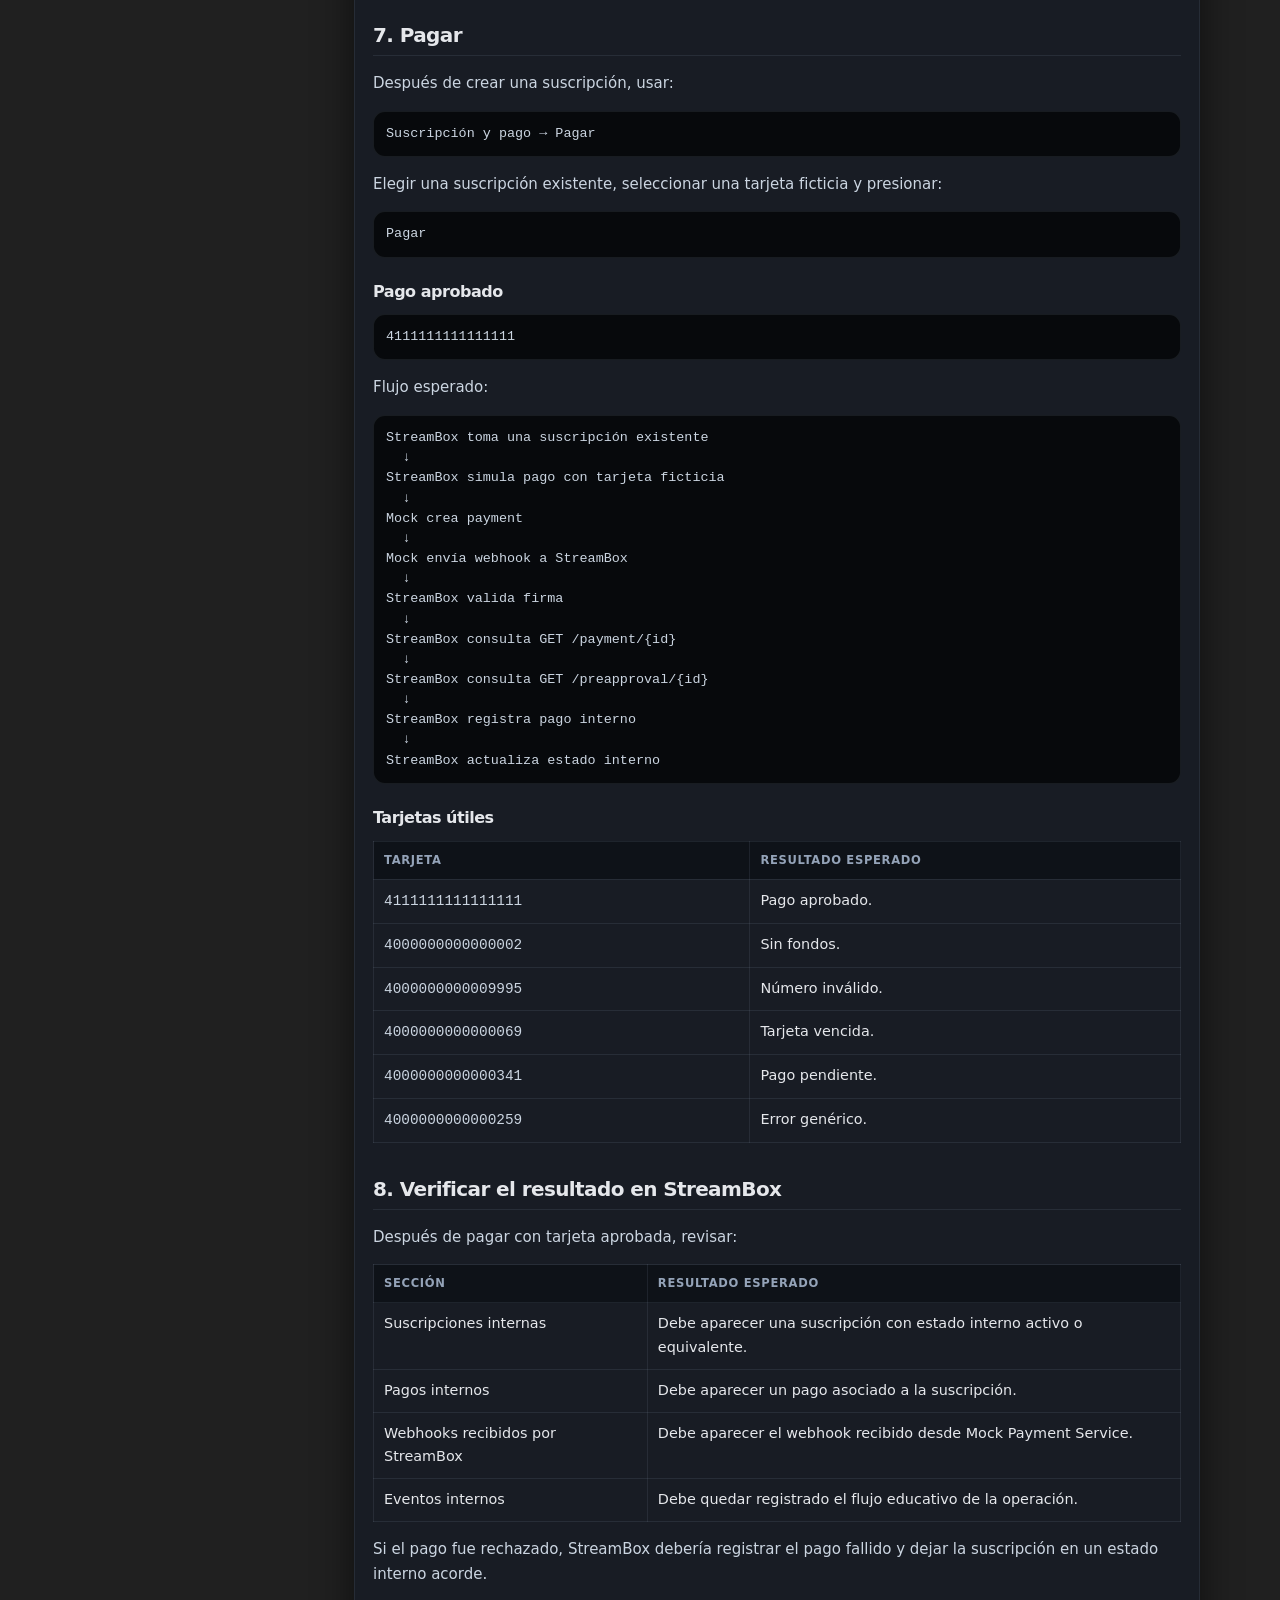
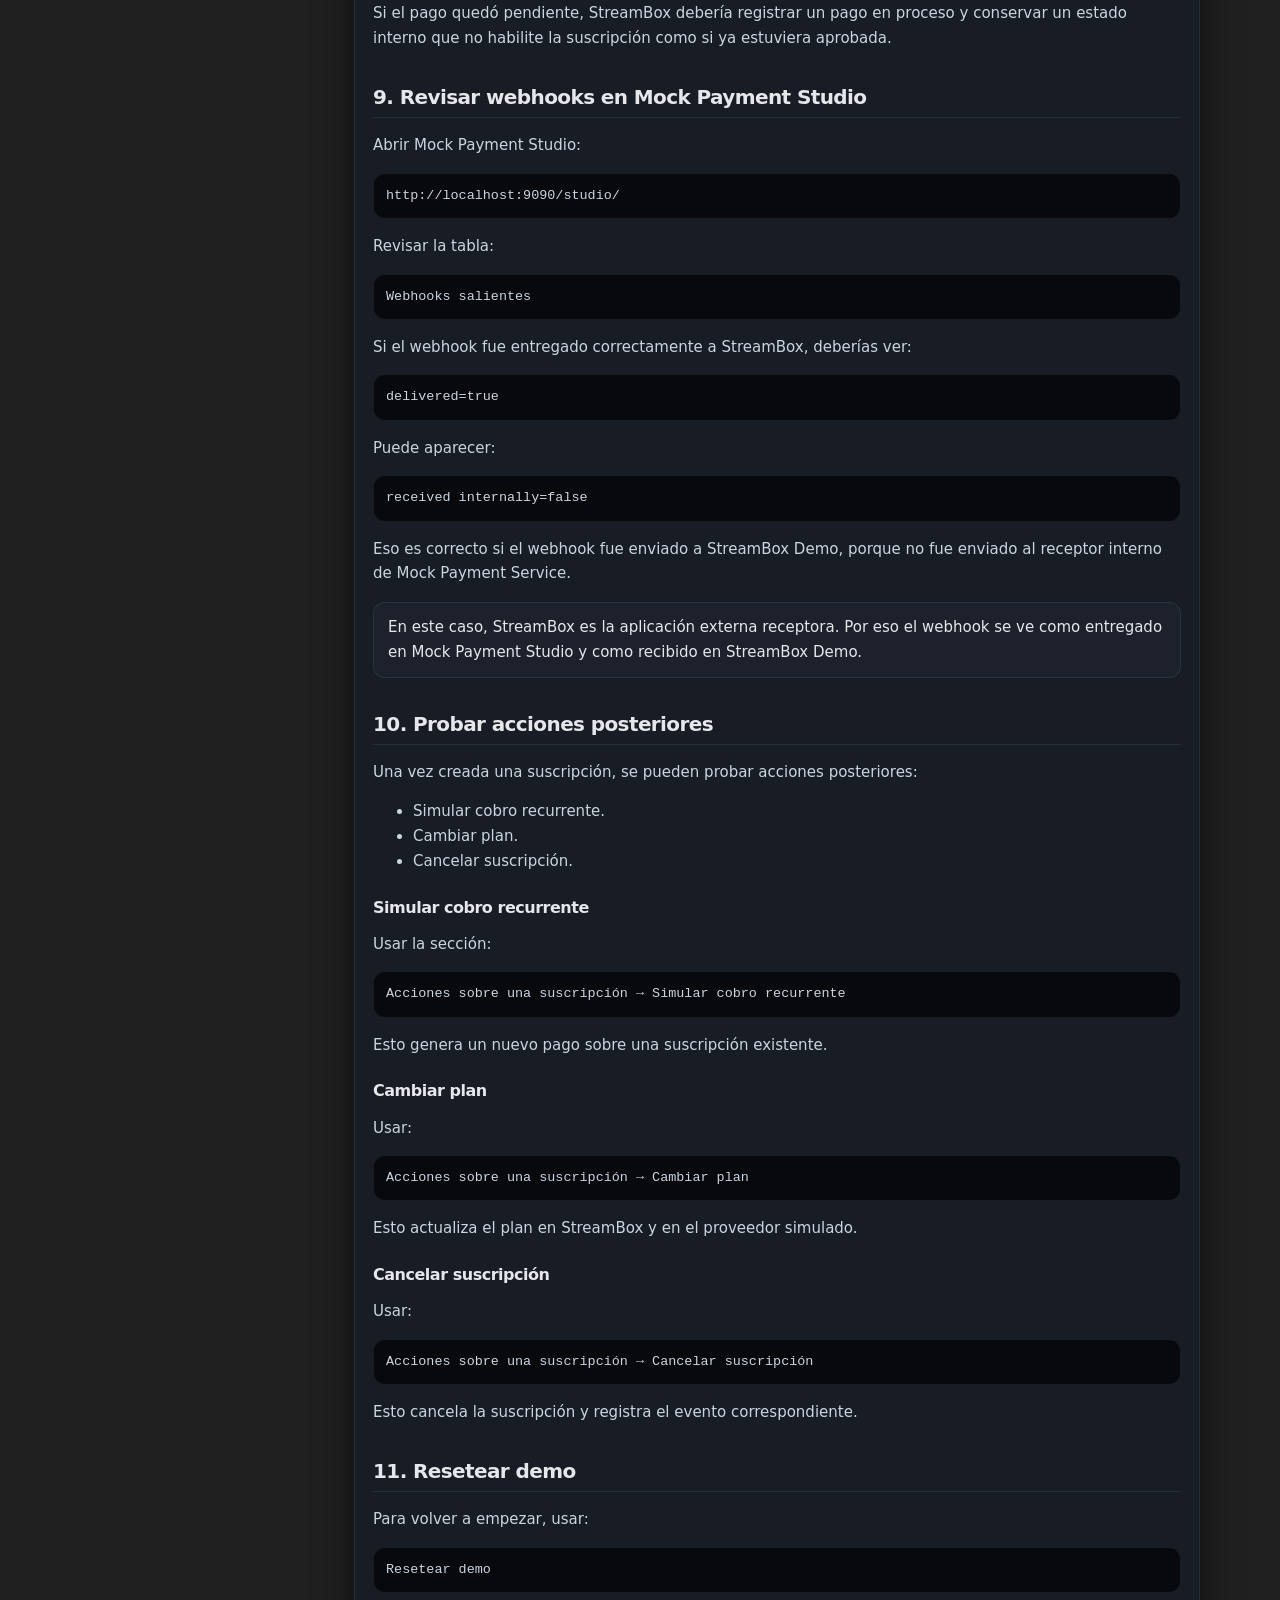
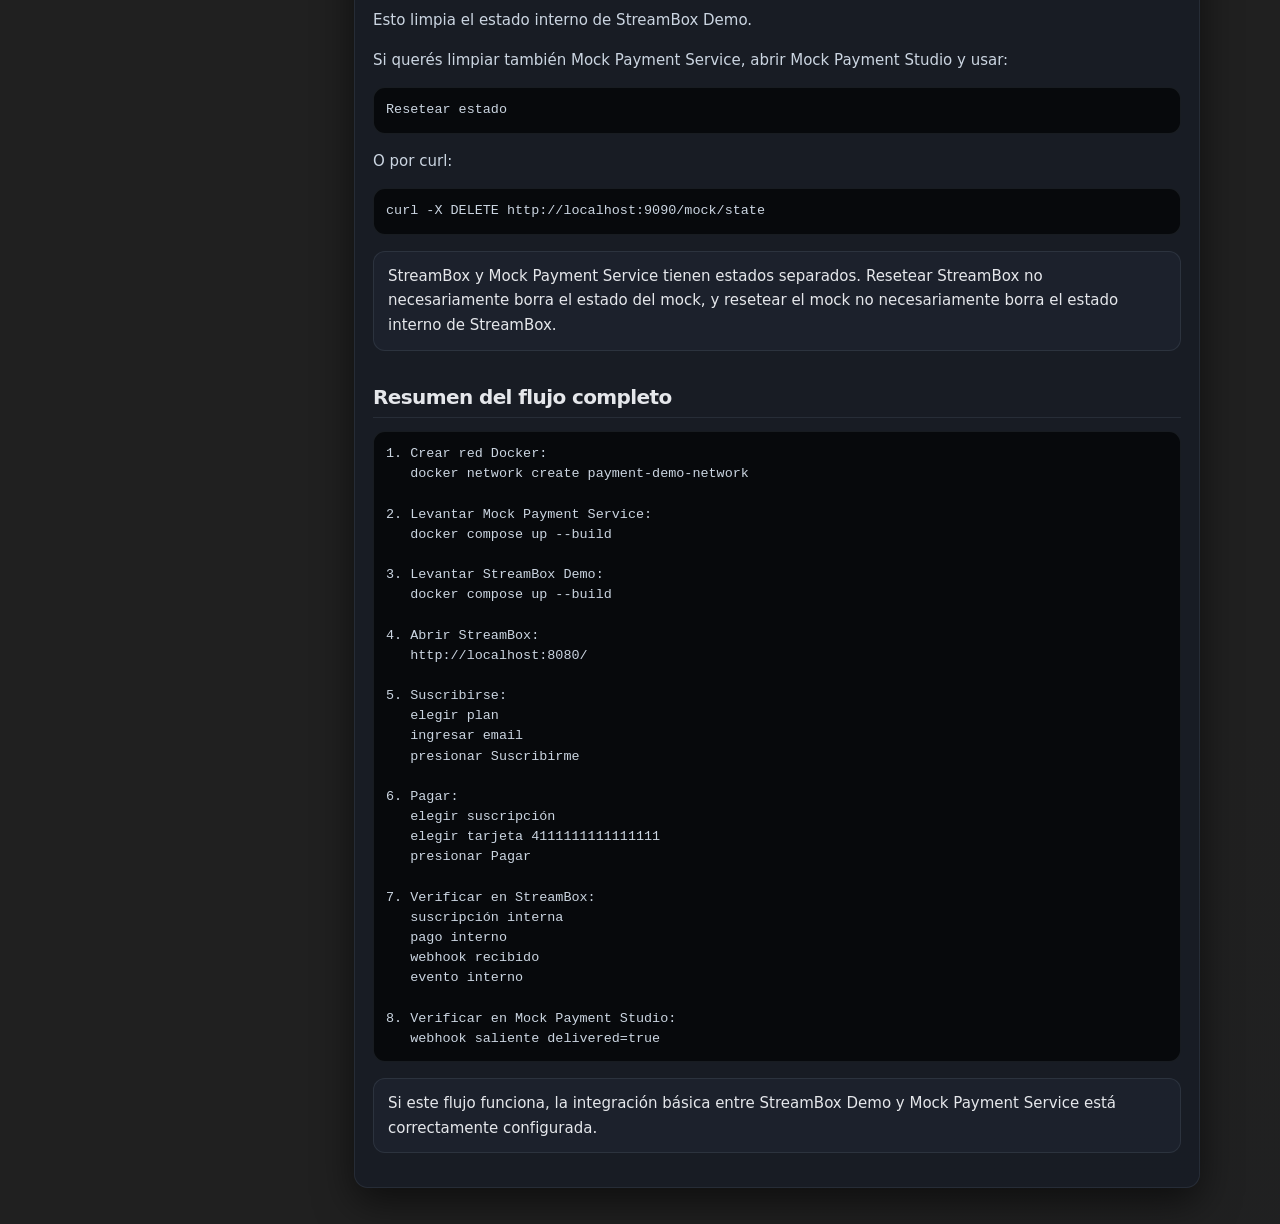
<file: src/main/resources/static/docs/quick-start.html>
<!doctype html>
<html lang="es">
<head>
    <meta charset="UTF-8" />
    <meta name="viewport" content="width=device-width, initial-scale=1.0" />
    <title>Guía rápida de uso · StreamBox Demo</title>
    <link rel="stylesheet" href="./docs.css" />
</head>
<body>
<div class="docs-shell">
    <header class="docs-header">
        <div class="docs-brand">
            <h1>Guía rápida de uso</h1>
        </div>

        <nav class="docs-actions" aria-label="Acciones">
            <a class="docs-button" href="./index.html">Docs</a>
            <a class="docs-button" href="../index.html">StreamBox</a>
        </nav>
    </header>

    <div class="docs-layout">
        <aside class="docs-toc">
            <strong>Contenido</strong>
            <a href="#objetivo">Objetivo</a>
            <a href="#requisitos">Requisitos</a>
            <a href="#red">Red Docker</a>
            <a href="#mock">Levantar Mock Payment Service</a>
            <a href="#streambox">Levantar StreamBox Demo</a>
            <a href="#abrir">Abrir la UI</a>
            <a href="#configuracion">Revisar configuración</a>
            <a href="#suscribirse">Suscribirse</a>
            <a href="#pagar">Pagar</a>
            <a href="#verificar">Verificar resultado</a>
            <a href="#webhooks">Revisar webhooks</a>
            <a href="#acciones">Probar acciones posteriores</a>
            <a href="#reset">Resetear demo</a>
            <a href="#resumen">Resumen</a>
        </aside>

        <main class="docs-content">
            <h1 id="objetivo">Guía rápida de uso de StreamBox Demo</h1>

            <p>
                Esta guía muestra el recorrido mínimo para probar StreamBox Demo junto con
                Mock Payment Service.
            </p>

            <p>
                StreamBox Demo representa una aplicación principal real. Mock Payment Service representa
                la pasarela de pagos simulada. El objetivo es ver el flujo completo desde el punto de vista
                de la aplicación que vende una suscripción.
            </p>

            <div class="docs-callout">
                StreamBox no es la pasarela de pagos. StreamBox es la aplicación que necesita cobrar.
                Mock Payment Service es el proveedor simulado que crea suscripciones, pagos y webhooks.
            </div>

            <h2 id="requisitos">Requisitos</h2>

            <p>
                Para probar el flujo completo se necesitan dos aplicaciones:
            </p>

            <table>
                <thead>
                <tr>
                    <th>Aplicación</th>
                    <th>Rol</th>
                    <th>Puerto típico</th>
                </tr>
                </thead>
                <tbody>
                <tr>
                    <td>Mock Payment Service</td>
                    <td>Pasarela de pagos simulada.</td>
                    <td><code>9090</code></td>
                </tr>
                <tr>
                    <td>StreamBox Demo</td>
                    <td>Aplicación principal que vende planes.</td>
                    <td><code>8080</code></td>
                </tr>
                </tbody>
            </table>

            <p>
                También se necesita Docker Desktop corriendo si se usan los contenedores.
            </p>

            <h2 id="red">1. Crear la red Docker compartida</h2>

            <p>
                Si Mock Payment Service y StreamBox Demo corren en contenedores separados,
                ambos deben compartir una red Docker.
            </p>

            <p>
                Crear la red una sola vez:
            </p>

            <pre><code>docker network create payment-demo-network</code></pre>

            <p>
                Si la red ya existe, Docker puede mostrar un mensaje indicando que ya fue creada.
                En ese caso, no hace falta crearla de nuevo.
            </p>

            <h2 id="mock">2. Levantar Mock Payment Service</h2>

            <p>
                Desde la carpeta del proyecto <code>mock-payment-service</code>:
            </p>

            <pre><code>docker compose up --build</code></pre>

            <p>
                Con la configuración por defecto, Mock Payment Studio queda disponible en:
            </p>

            <pre><code>http://localhost:9090/studio/</code></pre>

            <p>
                Para verificar que el mock está levantado:
            </p>

            <pre><code>curl http://localhost:9090/health</code></pre>

            <p>
                Respuesta esperada:
            </p>

            <pre><code>OK</code></pre>

            <h3>Si el puerto 9090 está ocupado</h3>

            <p>
                Se puede levantar Mock Payment Service en otro puerto publicado:
            </p>

            <pre><code>MOCK_PAYMENT_HOST_PORT=9095 \
MOCK_PAYMENT_BASE_URL=http://localhost:9095 \
docker compose up --build</code></pre>

            <p>
                En ese caso, desde el navegador se abre:
            </p>

            <pre><code>http://localhost:9095/studio/</code></pre>

            <div class="docs-callout">
                Aunque Mock Payment Service se publique en otro puerto de la máquina host,
                otros contenedores deben seguir llamándolo con
                <code>http://mock-payment-service:9090</code>.
            </div>

            <h2 id="streambox">3. Levantar StreamBox Demo</h2>

            <p>
                Desde la carpeta del proyecto <code>subscription-demo-app</code>:
            </p>

            <pre><code>docker compose up --build</code></pre>

            <p>
                Con el puerto por defecto, StreamBox queda disponible en:
            </p>

            <pre><code>http://localhost:8080/</code></pre>

            <h3>Configuración esperada en Docker</h3>

            <p>
                Cuando StreamBox corre en Docker, debe llamar a Mock Payment Service usando el nombre
                del servicio dentro de la red Docker:
            </p>

            <pre><code>MOCK_PAYMENT_BASE_URL=http://mock-payment-service:9090
MOCK_PAYMENT_WEBHOOK_SECRET=dev-secret
DEMO_APP_PUBLIC_BASE_URL=http://localhost:8080
DEMO_APP_WEBHOOK_BASE_URL=http://subscription-demo-app:8080</code></pre>

            <p>
                La idea es:
            </p>

            <pre><code>StreamBox container → Mock Payment container
http://mock-payment-service:9090

Mock Payment container → StreamBox container
http://subscription-demo-app:8080/api/webhooks/mock-payment</code></pre>

            <h3>Levantar StreamBox en otro puerto</h3>

            <p>
                Si el puerto <code>8080</code> está ocupado, se puede publicar StreamBox en otro puerto:
            </p>

            <pre><code>DEMO_APP_HOST_PORT=8085 docker compose up --build</code></pre>

            <p>
                En ese caso, desde el navegador se abre:
            </p>

            <pre><code>http://localhost:8085/</code></pre>

            <p>
                Pero internamente el contenedor sigue escuchando en <code>8080</code>.
                Por eso Mock Payment Service debe seguir enviando webhooks a:
            </p>

            <pre><code>http://subscription-demo-app:8080/api/webhooks/mock-payment</code></pre>

            <h2 id="abrir">4. Abrir la UI de StreamBox</h2>

            <p>
                Abrir en el navegador:
            </p>

            <pre><code>http://localhost:8080/</code></pre>

            <p>
                Si se usó otro puerto:
            </p>

            <pre><code>http://localhost:8085/</code></pre>

            <p>
                En la pantalla principal deberías ver:
            </p>

            <ul>
                <li>Estado de la aplicación principal.</li>
                <li>Configuración de integración.</li>
                <li>Sección de suscripción y pago.</li>
                <li>Acciones sobre una suscripción.</li>
                <li>Planes disponibles.</li>
                <li>Suscripciones internas.</li>
                <li>Pagos internos.</li>
                <li>Webhooks recibidos.</li>
                <li>Eventos internos.</li>
            </ul>

            <h2 id="configuracion">5. Revisar configuración de integración</h2>

            <p>
                Antes de probar una suscripción o un pago, revisar la sección:
            </p>

            <pre><code>Configuración de integración</code></pre>

            <p>
                Ahí StreamBox muestra las URLs reales que está usando para comunicarse con Mock Payment Service.
            </p>

            <table>
                <thead>
                <tr>
                    <th>Campo</th>
                    <th>Qué debería indicar</th>
                </tr>
                </thead>
                <tbody>
                <tr>
                    <td>Mock Payment Base URL</td>
                    <td><code>http://mock-payment-service:9090</code> si StreamBox corre en Docker.</td>
                </tr>
                <tr>
                    <td>Webhook Base URL</td>
                    <td><code>http://subscription-demo-app:8080</code> si Mock debe llamar a StreamBox dentro de Docker.</td>
                </tr>
                <tr>
                    <td>Webhook Secret</td>
                    <td>Debe coincidir con el secret configurado en Mock Payment Service.</td>
                </tr>
                </tbody>
            </table>

            <h2 id="suscribirse">6. Suscribirse</h2>

            <p>
                En la sección:
            </p>

            <pre><code>Suscripción y pago → Suscribirme</code></pre>

            <p>
                Elegir un plan, dejar el email de prueba o ingresar otro, y presionar:
            </p>

            <pre><code>Suscribirme</code></pre>

            <p>
                En este paso todavía no se genera el pago. StreamBox crea una suscripción interna
                y registra una preapproval en Mock Payment Service.
            </p>

            <p>
                Flujo esperado:
            </p>

            <pre><code>StreamBox crea suscripción interna CREATING
  ↓
StreamBox llama a Mock Payment Service
  ↓
Mock crea preapproval
  ↓
StreamBox guarda providerSubscriptionId y pasa a PENDING
  ↓
La suscripción queda lista para pagar</code></pre>

            <h3>Qué revisar después de suscribirse</h3>

            <table>
                <thead>
                <tr>
                    <th>Sección</th>
                    <th>Resultado esperado</th>
                </tr>
                </thead>
                <tbody>
                <tr>
                    <td>Suscripciones internas</td>
                    <td>Debe aparecer una nueva suscripción interna.</td>
                </tr>
                <tr>
                    <td>Provider subscription ID</td>
                    <td>Debe tener el ID externo generado por Mock Payment Service.</td>
                </tr>
                <tr>
                    <td>Estado</td>
                    <td>Normalmente queda <code>PENDING</code> hasta que se pague.</td>
                </tr>
                <tr>
                    <td>Pagos internos</td>
                    <td>Todavía no debería aparecer un pago por esta suscripción.</td>
                </tr>
                </tbody>
            </table>

            <div class="docs-callout">
                Separar la suscripción del pago ayuda a entender mejor el flujo real:
                primero se crea la intención o suscripción, después se intenta cobrar.
            </div>

            <h2 id="pagar">7. Pagar</h2>

            <p>
                Después de crear una suscripción, usar:
            </p>

            <pre><code>Suscripción y pago → Pagar</code></pre>

            <p>
                Elegir una suscripción existente, seleccionar una tarjeta ficticia y presionar:
            </p>

            <pre><code>Pagar</code></pre>

            <h3>Pago aprobado</h3>

            <pre><code>4111111111111111</code></pre>

            <p>
                Flujo esperado:
            </p>

            <pre><code>StreamBox toma una suscripción existente
  ↓
StreamBox simula pago con tarjeta ficticia
  ↓
Mock crea payment
  ↓
Mock envía webhook a StreamBox
  ↓
StreamBox valida firma
  ↓
StreamBox consulta GET /payment/{id}
  ↓
StreamBox consulta GET /preapproval/{id}
  ↓
StreamBox registra pago interno
  ↓
StreamBox actualiza estado interno</code></pre>

            <h3>Tarjetas útiles</h3>

            <table>
                <thead>
                <tr>
                    <th>Tarjeta</th>
                    <th>Resultado esperado</th>
                </tr>
                </thead>
                <tbody>
                <tr>
                    <td><code>4111111111111111</code></td>
                    <td>Pago aprobado.</td>
                </tr>
                <tr>
                    <td><code>4000000000000002</code></td>
                    <td>Sin fondos.</td>
                </tr>
                <tr>
                    <td><code>4000000000009995</code></td>
                    <td>Número inválido.</td>
                </tr>
                <tr>
                    <td><code>4000000000000069</code></td>
                    <td>Tarjeta vencida.</td>
                </tr>
                <tr>
                    <td><code>4000000000000341</code></td>
                    <td>Pago pendiente.</td>
                </tr>
                <tr>
                    <td><code>4000000000000259</code></td>
                    <td>Error genérico.</td>
                </tr>
                </tbody>
            </table>

            <h2 id="verificar">8. Verificar el resultado en StreamBox</h2>

            <p>
                Después de pagar con tarjeta aprobada, revisar:
            </p>

            <table>
                <thead>
                <tr>
                    <th>Sección</th>
                    <th>Resultado esperado</th>
                </tr>
                </thead>
                <tbody>
                <tr>
                    <td>Suscripciones internas</td>
                    <td>Debe aparecer una suscripción con estado interno activo o equivalente.</td>
                </tr>
                <tr>
                    <td>Pagos internos</td>
                    <td>Debe aparecer un pago asociado a la suscripción.</td>
                </tr>
                <tr>
                    <td>Webhooks recibidos por StreamBox</td>
                    <td>Debe aparecer el webhook recibido desde Mock Payment Service.</td>
                </tr>
                <tr>
                    <td>Eventos internos</td>
                    <td>Debe quedar registrado el flujo educativo de la operación.</td>
                </tr>
                </tbody>
            </table>

            <p>
                Si el pago fue rechazado, StreamBox debería registrar el pago fallido y dejar la suscripción
                en un estado interno acorde.
            </p>

            <p>
                Si el pago quedó pendiente, StreamBox debería registrar un pago en proceso y conservar un estado
                interno que no habilite la suscripción como si ya estuviera aprobada.
            </p>

            <h2 id="webhooks">9. Revisar webhooks en Mock Payment Studio</h2>

            <p>
                Abrir Mock Payment Studio:
            </p>

            <pre><code>http://localhost:9090/studio/</code></pre>

            <p>
                Revisar la tabla:
            </p>

            <pre><code>Webhooks salientes</code></pre>

            <p>
                Si el webhook fue entregado correctamente a StreamBox, deberías ver:
            </p>

            <pre><code>delivered=true</code></pre>

            <p>
                Puede aparecer:
            </p>

            <pre><code>received internally=false</code></pre>

            <p>
                Eso es correcto si el webhook fue enviado a StreamBox Demo, porque no fue enviado
                al receptor interno de Mock Payment Service.
            </p>

            <div class="docs-callout">
                En este caso, StreamBox es la aplicación externa receptora. Por eso el webhook se ve
                como entregado en Mock Payment Studio y como recibido en StreamBox Demo.
            </div>

            <h2 id="acciones">10. Probar acciones posteriores</h2>

            <p>
                Una vez creada una suscripción, se pueden probar acciones posteriores:
            </p>

            <ul>
                <li>Simular cobro recurrente.</li>
                <li>Cambiar plan.</li>
                <li>Cancelar suscripción.</li>
            </ul>

            <h3>Simular cobro recurrente</h3>

            <p>
                Usar la sección:
            </p>

            <pre><code>Acciones sobre una suscripción → Simular cobro recurrente</code></pre>

            <p>
                Esto genera un nuevo pago sobre una suscripción existente.
            </p>

            <h3>Cambiar plan</h3>

            <p>
                Usar:
            </p>

            <pre><code>Acciones sobre una suscripción → Cambiar plan</code></pre>

            <p>
                Esto actualiza el plan en StreamBox y en el proveedor simulado.
            </p>

            <h3>Cancelar suscripción</h3>

            <p>
                Usar:
            </p>

            <pre><code>Acciones sobre una suscripción → Cancelar suscripción</code></pre>

            <p>
                Esto cancela la suscripción y registra el evento correspondiente.
            </p>

            <h2 id="reset">11. Resetear demo</h2>

            <p>
                Para volver a empezar, usar:
            </p>

            <pre><code>Resetear demo</code></pre>

            <p>
                Esto limpia el estado interno de StreamBox Demo.
            </p>

            <p>
                Si querés limpiar también Mock Payment Service, abrir Mock Payment Studio y usar:
            </p>

            <pre><code>Resetear estado</code></pre>

            <p>
                O por curl:
            </p>

            <pre><code>curl -X DELETE http://localhost:9090/mock/state</code></pre>

            <div class="docs-callout">
                StreamBox y Mock Payment Service tienen estados separados. Resetear StreamBox no necesariamente
                borra el estado del mock, y resetear el mock no necesariamente borra el estado interno de StreamBox.
            </div>

            <h2 id="resumen">Resumen del flujo completo</h2>

            <pre><code>1. Crear red Docker:
   docker network create payment-demo-network

2. Levantar Mock Payment Service:
   docker compose up --build

3. Levantar StreamBox Demo:
   docker compose up --build

4. Abrir StreamBox:
   http://localhost:8080/

5. Suscribirse:
   elegir plan
   ingresar email
   presionar Suscribirme

6. Pagar:
   elegir suscripción
   elegir tarjeta 4111111111111111
   presionar Pagar

7. Verificar en StreamBox:
   suscripción interna
   pago interno
   webhook recibido
   evento interno

8. Verificar en Mock Payment Studio:
   webhook saliente delivered=true</code></pre>

            <div class="docs-callout">
                Si este flujo funciona, la integración básica entre StreamBox Demo y Mock Payment Service
                está correctamente configurada.
            </div>
        </main>
    </div>
</div>
</body>
</html>
</file>
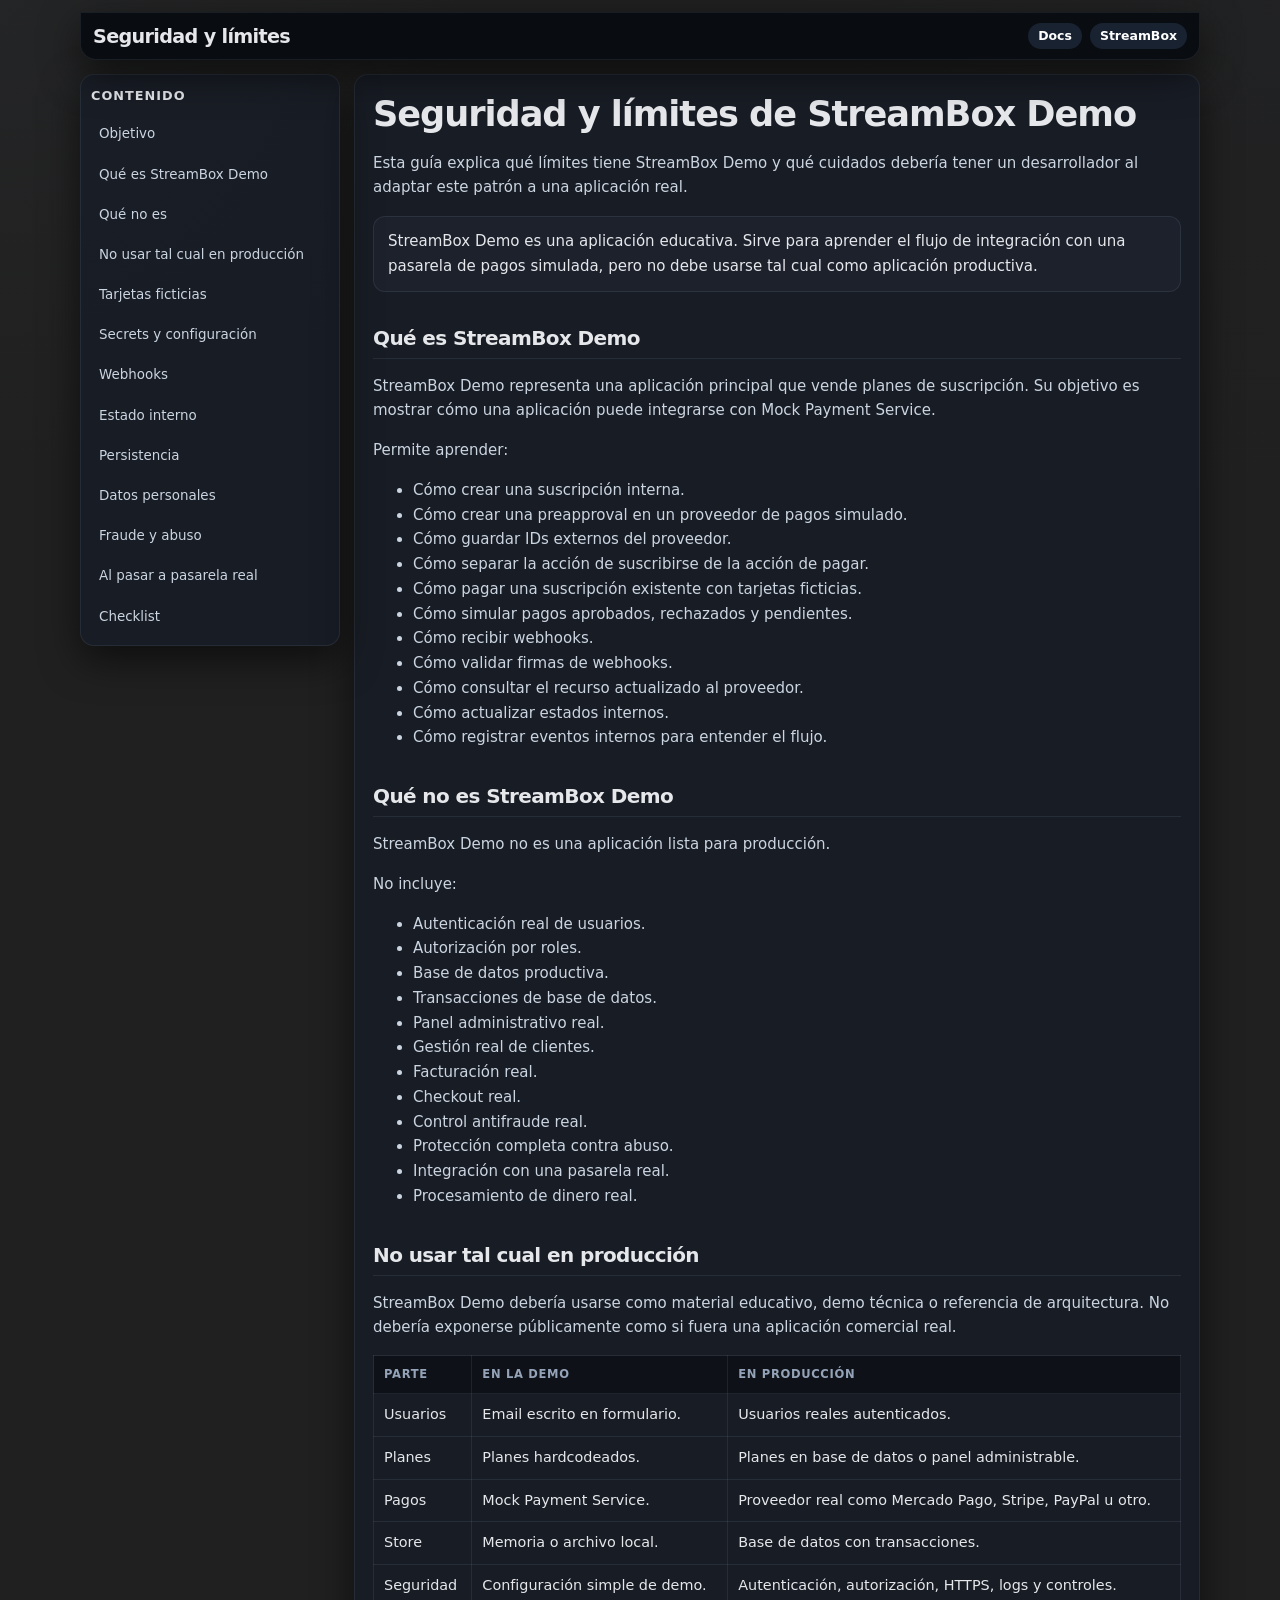
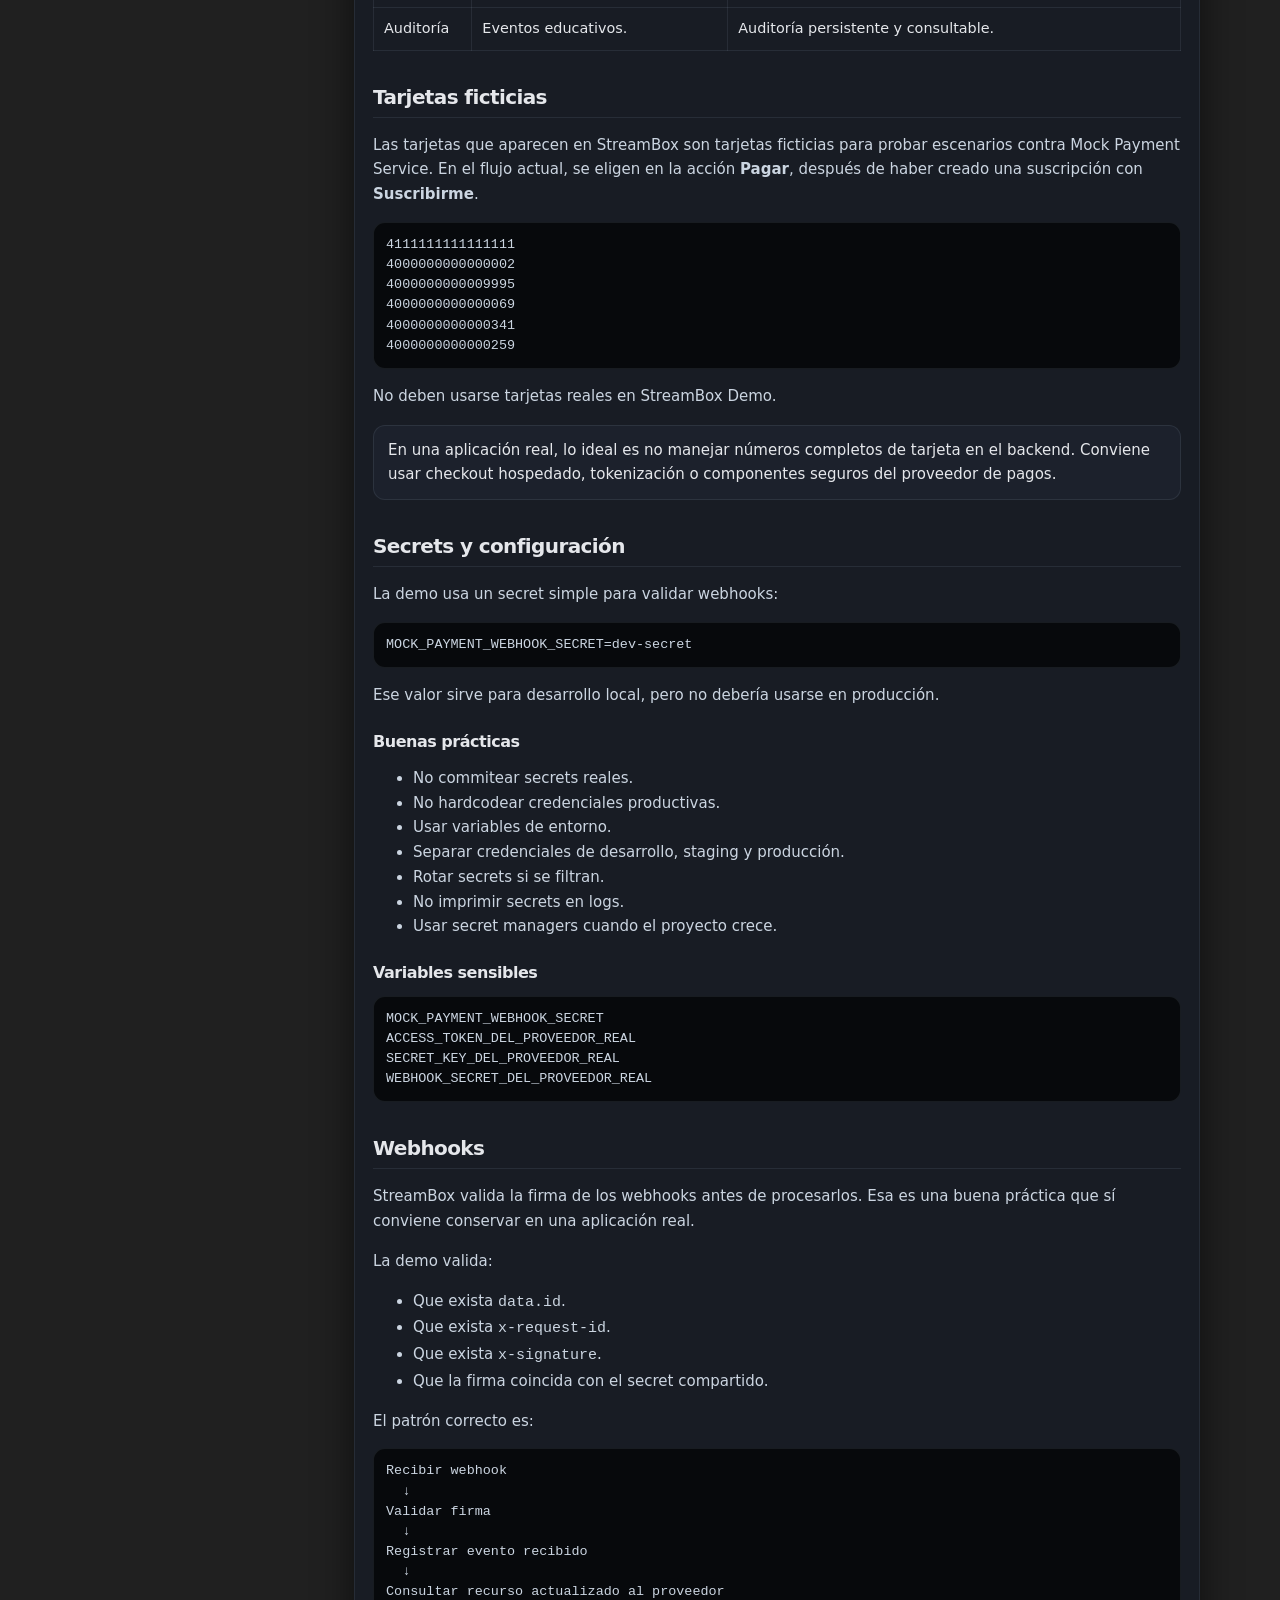
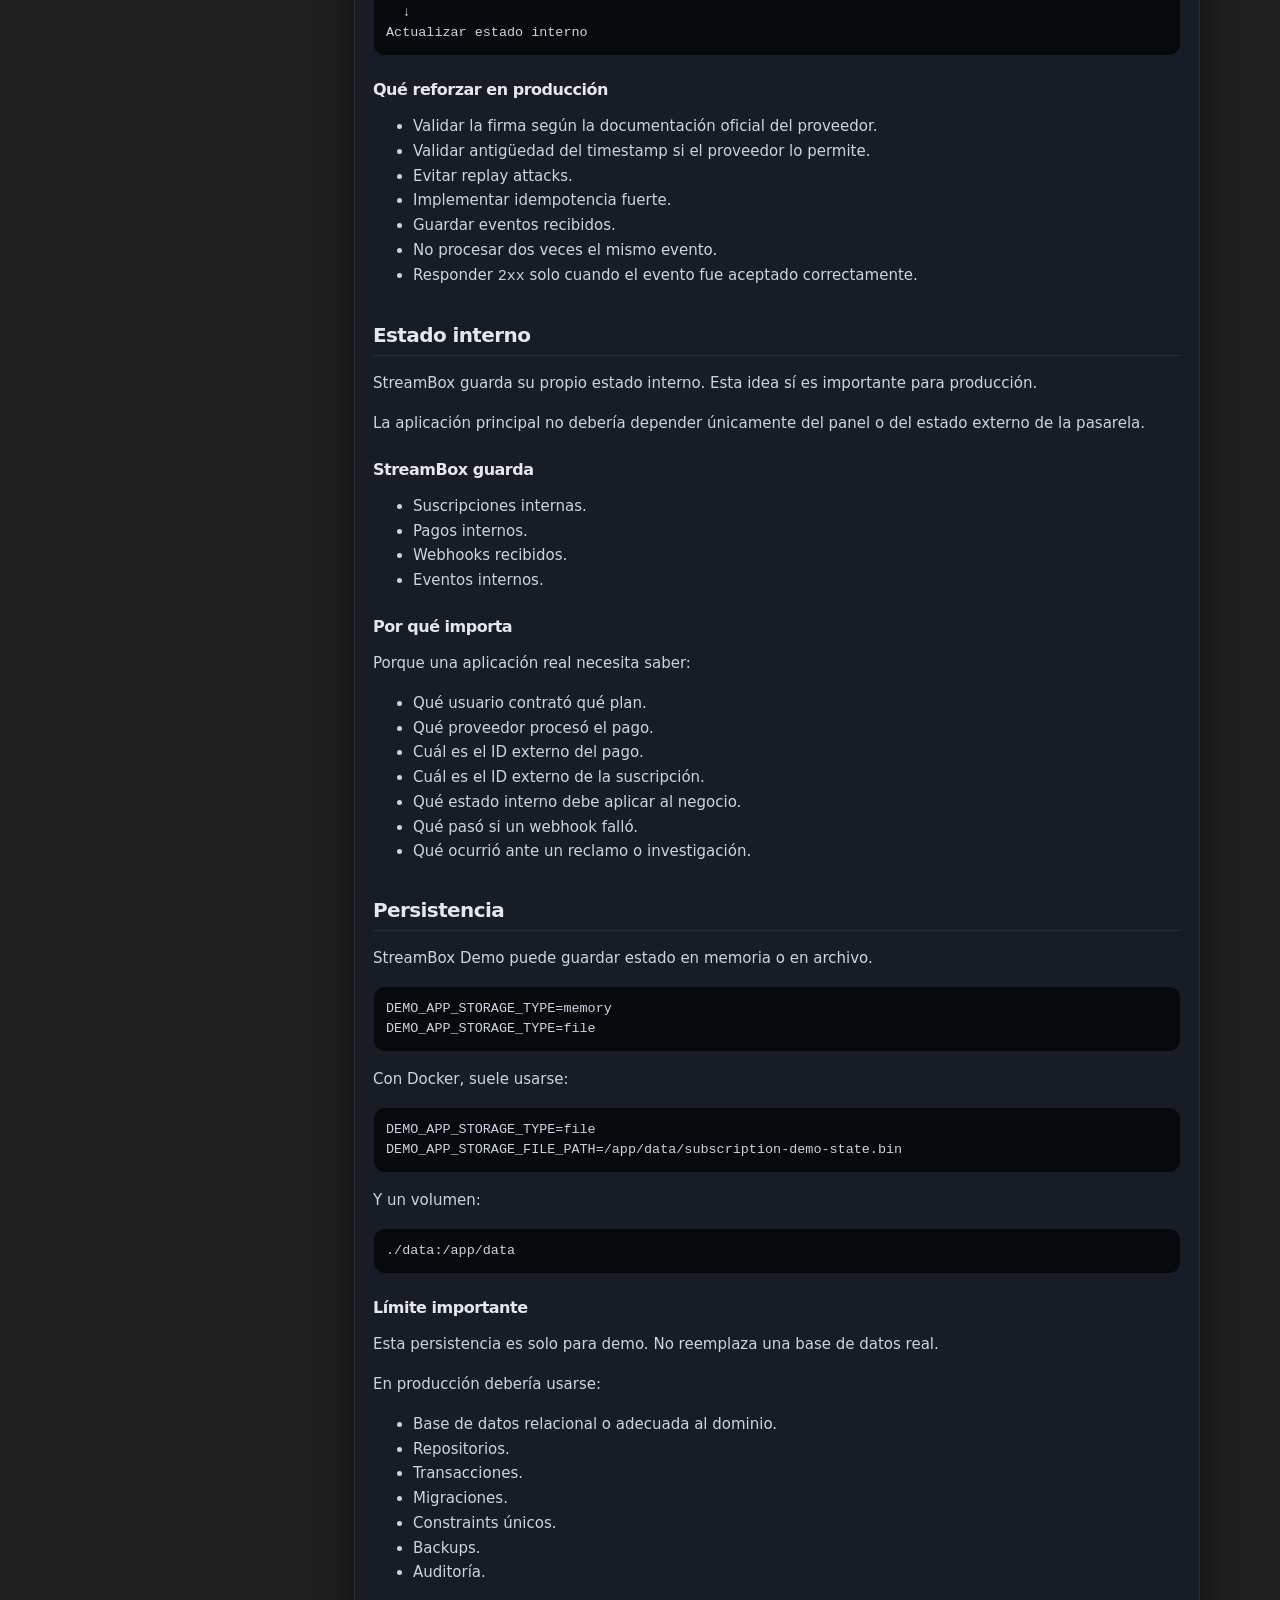
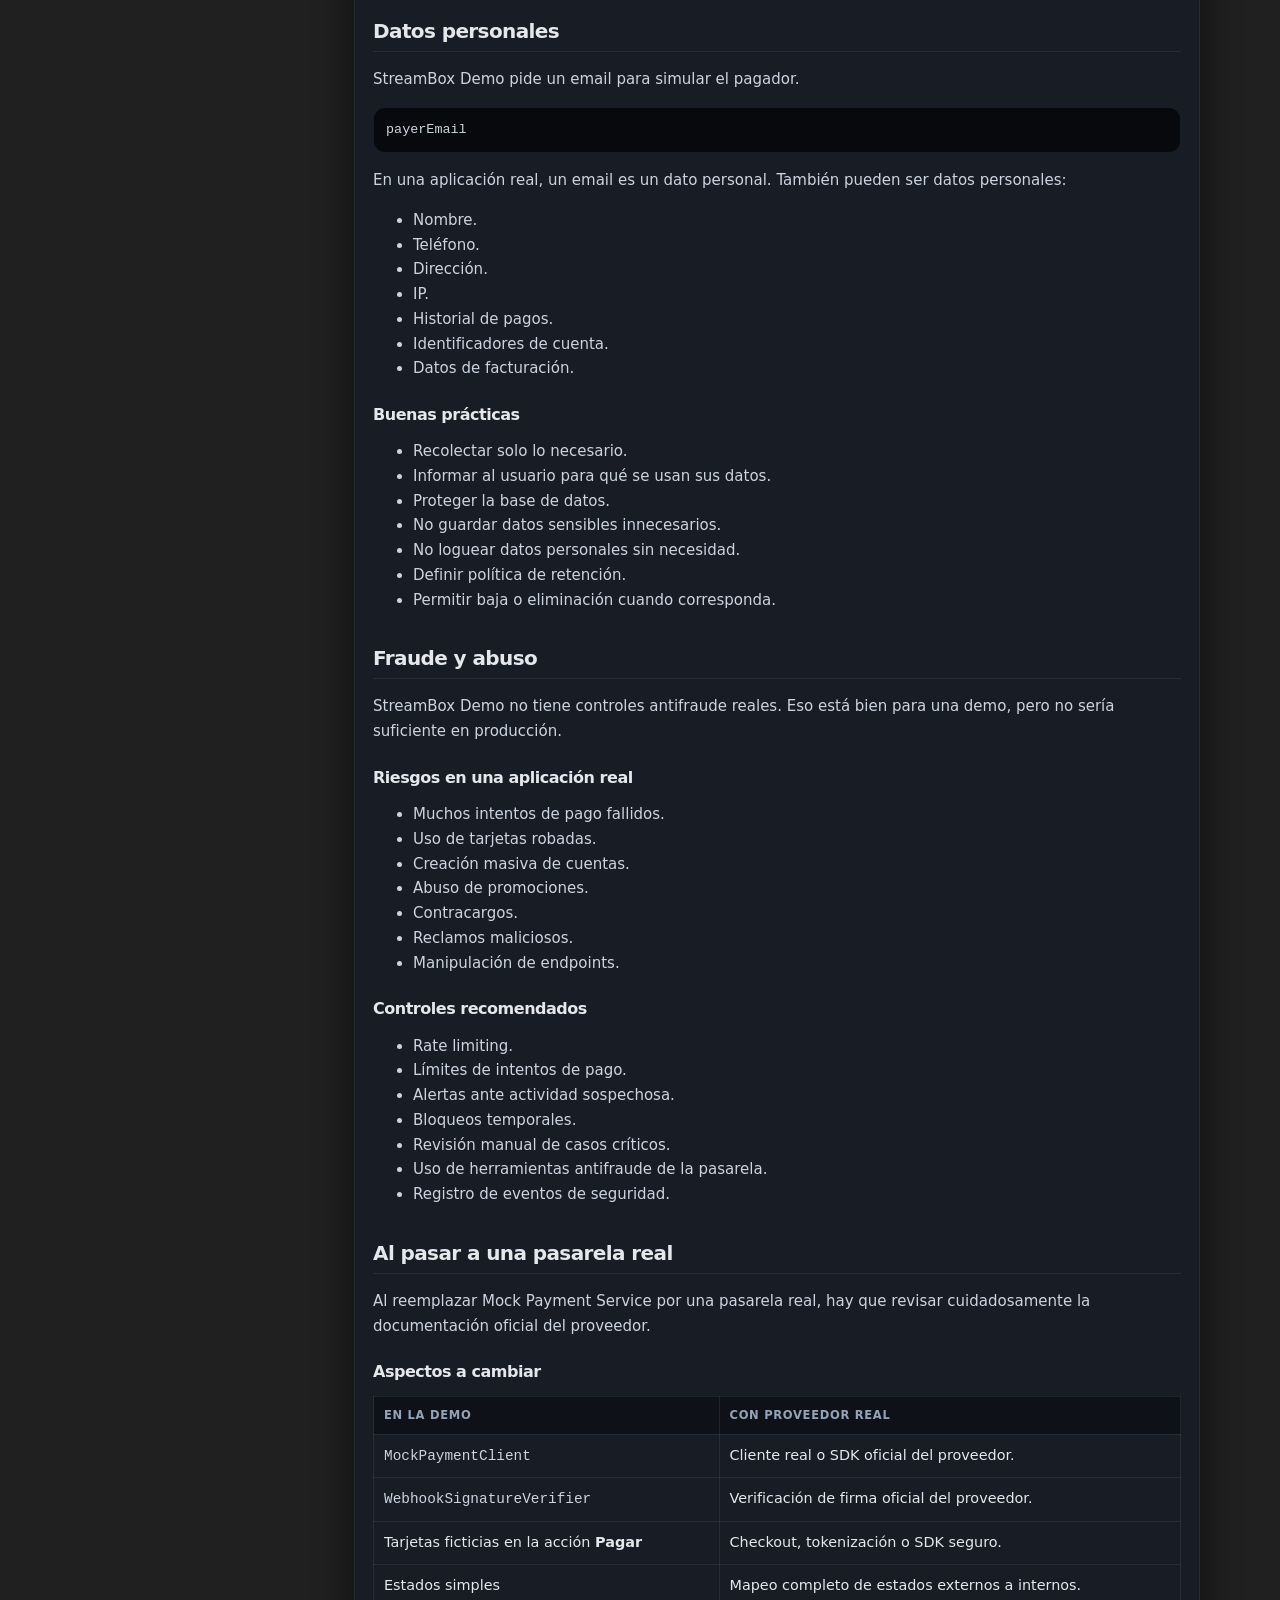
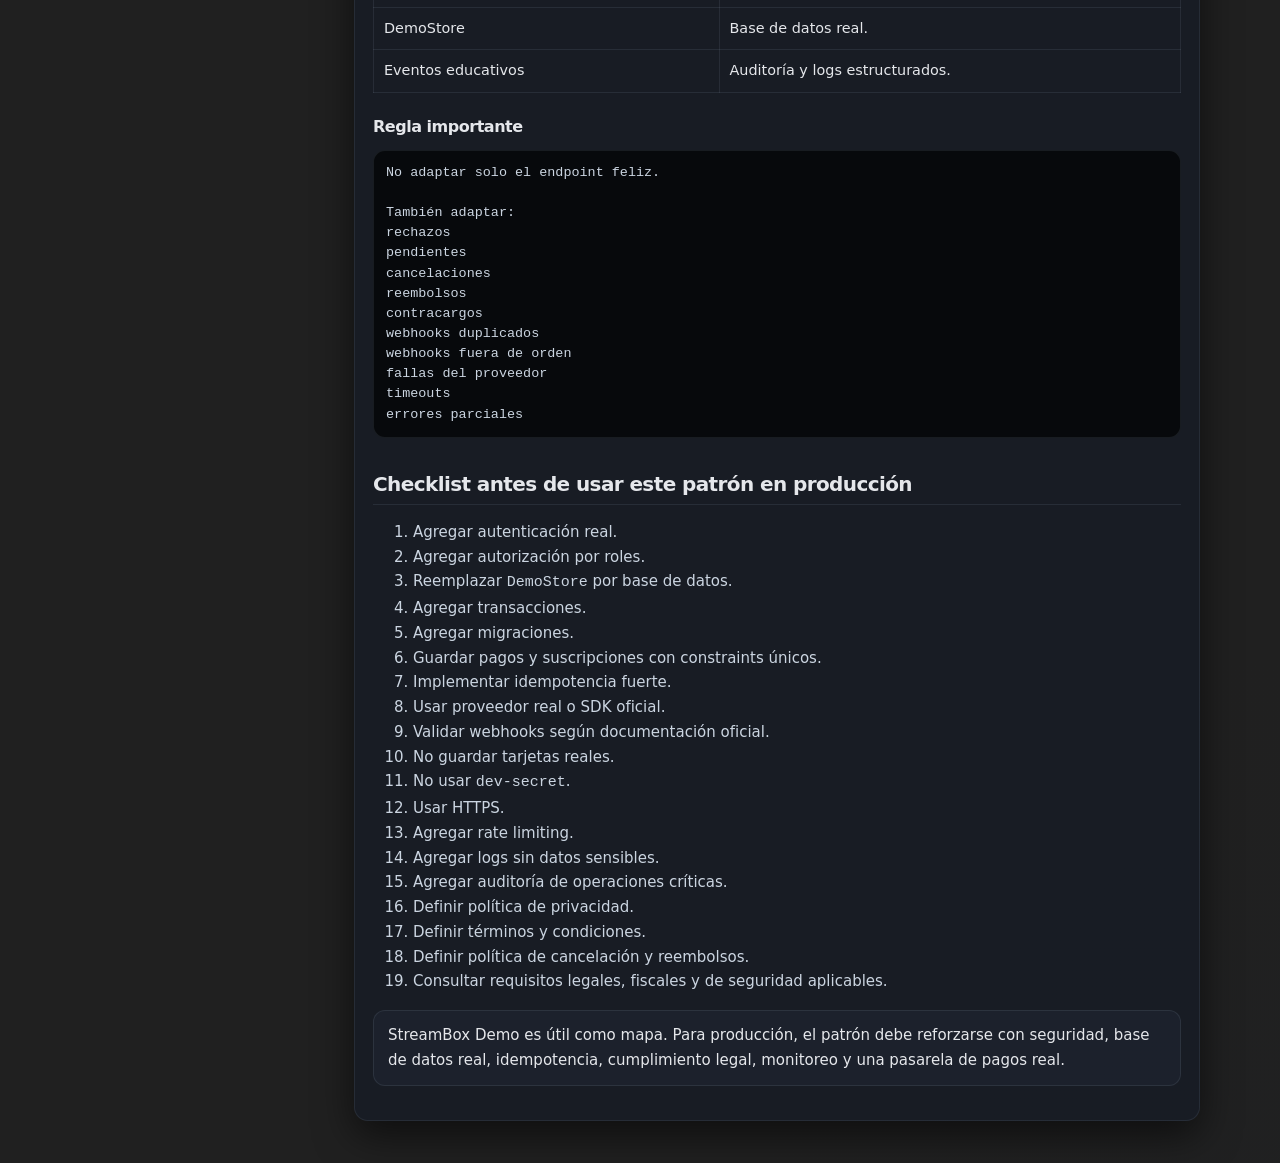
<file: src/main/resources/static/docs/security-and-limitations.html>
<!doctype html>
<html lang="es">
<head>
    <meta charset="UTF-8" />
    <meta name="viewport" content="width=device-width, initial-scale=1.0" />
    <title>Seguridad y límites · StreamBox Demo</title>
    <link rel="stylesheet" href="./docs.css" />
</head>
<body>
<div class="docs-shell">
    <header class="docs-header">
        <div class="docs-brand">
            <h1>Seguridad y límites</h1>
        </div>

        <nav class="docs-actions" aria-label="Acciones">
            <a class="docs-button" href="./index.html">Docs</a>
            <a class="docs-button" href="../index.html">StreamBox</a>
        </nav>
    </header>

    <div class="docs-layout">
        <aside class="docs-toc">
            <strong>Contenido</strong>
            <a href="#objetivo">Objetivo</a>
            <a href="#que-es">Qué es StreamBox Demo</a>
            <a href="#que-no-es">Qué no es</a>
            <a href="#produccion">No usar tal cual en producción</a>
            <a href="#tarjetas">Tarjetas ficticias</a>
            <a href="#secrets">Secrets y configuración</a>
            <a href="#webhooks">Webhooks</a>
            <a href="#estado">Estado interno</a>
            <a href="#persistencia">Persistencia</a>
            <a href="#datos">Datos personales</a>
            <a href="#fraude">Fraude y abuso</a>
            <a href="#pasarela-real">Al pasar a pasarela real</a>
            <a href="#checklist">Checklist</a>
        </aside>

        <main class="docs-content">
            <h1 id="objetivo">Seguridad y límites de StreamBox Demo</h1>

            <p>
                Esta guía explica qué límites tiene StreamBox Demo y qué cuidados debería tener
                un desarrollador al adaptar este patrón a una aplicación real.
            </p>

            <div class="docs-callout">
                StreamBox Demo es una aplicación educativa. Sirve para aprender el flujo de integración
                con una pasarela de pagos simulada, pero no debe usarse tal cual como aplicación productiva.
            </div>

            <h2 id="que-es">Qué es StreamBox Demo</h2>

            <p>
                StreamBox Demo representa una aplicación principal que vende planes de suscripción.
                Su objetivo es mostrar cómo una aplicación puede integrarse con Mock Payment Service.
            </p>

            <p>
                Permite aprender:
            </p>

            <ul>
                <li>Cómo crear una suscripción interna.</li>
                <li>Cómo crear una preapproval en un proveedor de pagos simulado.</li>
                <li>Cómo guardar IDs externos del proveedor.</li>
                <li>Cómo separar la acción de suscribirse de la acción de pagar.</li>
                <li>Cómo pagar una suscripción existente con tarjetas ficticias.</li>
                <li>Cómo simular pagos aprobados, rechazados y pendientes.</li>
                <li>Cómo recibir webhooks.</li>
                <li>Cómo validar firmas de webhooks.</li>
                <li>Cómo consultar el recurso actualizado al proveedor.</li>
                <li>Cómo actualizar estados internos.</li>
                <li>Cómo registrar eventos internos para entender el flujo.</li>
            </ul>

            <h2 id="que-no-es">Qué no es StreamBox Demo</h2>

            <p>
                StreamBox Demo no es una aplicación lista para producción.
            </p>

            <p>
                No incluye:
            </p>

            <ul>
                <li>Autenticación real de usuarios.</li>
                <li>Autorización por roles.</li>
                <li>Base de datos productiva.</li>
                <li>Transacciones de base de datos.</li>
                <li>Panel administrativo real.</li>
                <li>Gestión real de clientes.</li>
                <li>Facturación real.</li>
                <li>Checkout real.</li>
                <li>Control antifraude real.</li>
                <li>Protección completa contra abuso.</li>
                <li>Integración con una pasarela real.</li>
                <li>Procesamiento de dinero real.</li>
            </ul>

            <h2 id="produccion">No usar tal cual en producción</h2>

            <p>
                StreamBox Demo debería usarse como material educativo, demo técnica o referencia de arquitectura.
                No debería exponerse públicamente como si fuera una aplicación comercial real.
            </p>

            <table>
                <thead>
                <tr>
                    <th>Parte</th>
                    <th>En la demo</th>
                    <th>En producción</th>
                </tr>
                </thead>
                <tbody>
                <tr>
                    <td>Usuarios</td>
                    <td>Email escrito en formulario.</td>
                    <td>Usuarios reales autenticados.</td>
                </tr>
                <tr>
                    <td>Planes</td>
                    <td>Planes hardcodeados.</td>
                    <td>Planes en base de datos o panel administrable.</td>
                </tr>
                <tr>
                    <td>Pagos</td>
                    <td>Mock Payment Service.</td>
                    <td>Proveedor real como Mercado Pago, Stripe, PayPal u otro.</td>
                </tr>
                <tr>
                    <td>Store</td>
                    <td>Memoria o archivo local.</td>
                    <td>Base de datos con transacciones.</td>
                </tr>
                <tr>
                    <td>Seguridad</td>
                    <td>Configuración simple de demo.</td>
                    <td>Autenticación, autorización, HTTPS, logs y controles.</td>
                </tr>
                <tr>
                    <td>Auditoría</td>
                    <td>Eventos educativos.</td>
                    <td>Auditoría persistente y consultable.</td>
                </tr>
                </tbody>
            </table>

            <h2 id="tarjetas">Tarjetas ficticias</h2>

            <p>
                Las tarjetas que aparecen en StreamBox son tarjetas ficticias para probar escenarios
                contra Mock Payment Service. En el flujo actual, se eligen en la acción <strong>Pagar</strong>,
                después de haber creado una suscripción con <strong>Suscribirme</strong>.
            </p>

            <pre><code>4111111111111111
4000000000000002
4000000000009995
4000000000000069
4000000000000341
4000000000000259</code></pre>

            <p>
                No deben usarse tarjetas reales en StreamBox Demo.
            </p>

            <div class="docs-callout">
                En una aplicación real, lo ideal es no manejar números completos de tarjeta en el backend.
                Conviene usar checkout hospedado, tokenización o componentes seguros del proveedor de pagos.
            </div>

            <h2 id="secrets">Secrets y configuración</h2>

            <p>
                La demo usa un secret simple para validar webhooks:
            </p>

            <pre><code>MOCK_PAYMENT_WEBHOOK_SECRET=dev-secret</code></pre>

            <p>
                Ese valor sirve para desarrollo local, pero no debería usarse en producción.
            </p>

            <h3>Buenas prácticas</h3>

            <ul>
                <li>No commitear secrets reales.</li>
                <li>No hardcodear credenciales productivas.</li>
                <li>Usar variables de entorno.</li>
                <li>Separar credenciales de desarrollo, staging y producción.</li>
                <li>Rotar secrets si se filtran.</li>
                <li>No imprimir secrets en logs.</li>
                <li>Usar secret managers cuando el proyecto crece.</li>
            </ul>

            <h3>Variables sensibles</h3>

            <pre><code>MOCK_PAYMENT_WEBHOOK_SECRET
ACCESS_TOKEN_DEL_PROVEEDOR_REAL
SECRET_KEY_DEL_PROVEEDOR_REAL
WEBHOOK_SECRET_DEL_PROVEEDOR_REAL</code></pre>

            <h2 id="webhooks">Webhooks</h2>

            <p>
                StreamBox valida la firma de los webhooks antes de procesarlos. Esa es una buena práctica
                que sí conviene conservar en una aplicación real.
            </p>

            <p>
                La demo valida:
            </p>

            <ul>
                <li>Que exista <code>data.id</code>.</li>
                <li>Que exista <code>x-request-id</code>.</li>
                <li>Que exista <code>x-signature</code>.</li>
                <li>Que la firma coincida con el secret compartido.</li>
            </ul>

            <p>
                El patrón correcto es:
            </p>

            <pre><code>Recibir webhook
  ↓
Validar firma
  ↓
Registrar evento recibido
  ↓
Consultar recurso actualizado al proveedor
  ↓
Actualizar estado interno</code></pre>

            <h3>Qué reforzar en producción</h3>

            <ul>
                <li>Validar la firma según la documentación oficial del proveedor.</li>
                <li>Validar antigüedad del timestamp si el proveedor lo permite.</li>
                <li>Evitar replay attacks.</li>
                <li>Implementar idempotencia fuerte.</li>
                <li>Guardar eventos recibidos.</li>
                <li>No procesar dos veces el mismo evento.</li>
                <li>Responder <code>2xx</code> solo cuando el evento fue aceptado correctamente.</li>
            </ul>

            <h2 id="estado">Estado interno</h2>

            <p>
                StreamBox guarda su propio estado interno. Esta idea sí es importante para producción.
            </p>

            <p>
                La aplicación principal no debería depender únicamente del panel o del estado externo
                de la pasarela.
            </p>

            <h3>StreamBox guarda</h3>

            <ul>
                <li>Suscripciones internas.</li>
                <li>Pagos internos.</li>
                <li>Webhooks recibidos.</li>
                <li>Eventos internos.</li>
            </ul>

            <h3>Por qué importa</h3>

            <p>
                Porque una aplicación real necesita saber:
            </p>

            <ul>
                <li>Qué usuario contrató qué plan.</li>
                <li>Qué proveedor procesó el pago.</li>
                <li>Cuál es el ID externo del pago.</li>
                <li>Cuál es el ID externo de la suscripción.</li>
                <li>Qué estado interno debe aplicar al negocio.</li>
                <li>Qué pasó si un webhook falló.</li>
                <li>Qué ocurrió ante un reclamo o investigación.</li>
            </ul>

            <h2 id="persistencia">Persistencia</h2>

            <p>
                StreamBox Demo puede guardar estado en memoria o en archivo.
            </p>

            <pre><code>DEMO_APP_STORAGE_TYPE=memory
DEMO_APP_STORAGE_TYPE=file</code></pre>

            <p>
                Con Docker, suele usarse:
            </p>

            <pre><code>DEMO_APP_STORAGE_TYPE=file
DEMO_APP_STORAGE_FILE_PATH=/app/data/subscription-demo-state.bin</code></pre>

            <p>
                Y un volumen:
            </p>

            <pre><code>./data:/app/data</code></pre>

            <h3>Límite importante</h3>

            <p>
                Esta persistencia es solo para demo. No reemplaza una base de datos real.
            </p>

            <p>
                En producción debería usarse:
            </p>

            <ul>
                <li>Base de datos relacional o adecuada al dominio.</li>
                <li>Repositorios.</li>
                <li>Transacciones.</li>
                <li>Migraciones.</li>
                <li>Constraints únicos.</li>
                <li>Backups.</li>
                <li>Auditoría.</li>
            </ul>

            <h2 id="datos">Datos personales</h2>

            <p>
                StreamBox Demo pide un email para simular el pagador.
            </p>

            <pre><code>payerEmail</code></pre>

            <p>
                En una aplicación real, un email es un dato personal. También pueden ser datos personales:
            </p>

            <ul>
                <li>Nombre.</li>
                <li>Teléfono.</li>
                <li>Dirección.</li>
                <li>IP.</li>
                <li>Historial de pagos.</li>
                <li>Identificadores de cuenta.</li>
                <li>Datos de facturación.</li>
            </ul>

            <h3>Buenas prácticas</h3>

            <ul>
                <li>Recolectar solo lo necesario.</li>
                <li>Informar al usuario para qué se usan sus datos.</li>
                <li>Proteger la base de datos.</li>
                <li>No guardar datos sensibles innecesarios.</li>
                <li>No loguear datos personales sin necesidad.</li>
                <li>Definir política de retención.</li>
                <li>Permitir baja o eliminación cuando corresponda.</li>
            </ul>

            <h2 id="fraude">Fraude y abuso</h2>

            <p>
                StreamBox Demo no tiene controles antifraude reales. Eso está bien para una demo, pero no
                sería suficiente en producción.
            </p>

            <h3>Riesgos en una aplicación real</h3>

            <ul>
                <li>Muchos intentos de pago fallidos.</li>
                <li>Uso de tarjetas robadas.</li>
                <li>Creación masiva de cuentas.</li>
                <li>Abuso de promociones.</li>
                <li>Contracargos.</li>
                <li>Reclamos maliciosos.</li>
                <li>Manipulación de endpoints.</li>
            </ul>

            <h3>Controles recomendados</h3>

            <ul>
                <li>Rate limiting.</li>
                <li>Límites de intentos de pago.</li>
                <li>Alertas ante actividad sospechosa.</li>
                <li>Bloqueos temporales.</li>
                <li>Revisión manual de casos críticos.</li>
                <li>Uso de herramientas antifraude de la pasarela.</li>
                <li>Registro de eventos de seguridad.</li>
            </ul>

            <h2 id="pasarela-real">Al pasar a una pasarela real</h2>

            <p>
                Al reemplazar Mock Payment Service por una pasarela real, hay que revisar cuidadosamente
                la documentación oficial del proveedor.
            </p>

            <h3>Aspectos a cambiar</h3>

            <table>
                <thead>
                <tr>
                    <th>En la demo</th>
                    <th>Con proveedor real</th>
                </tr>
                </thead>
                <tbody>
                <tr>
                    <td><code>MockPaymentClient</code></td>
                    <td>Cliente real o SDK oficial del proveedor.</td>
                </tr>
                <tr>
                    <td><code>WebhookSignatureVerifier</code></td>
                    <td>Verificación de firma oficial del proveedor.</td>
                </tr>
                <tr>
                    <td>Tarjetas ficticias en la acción <strong>Pagar</strong></td>
                    <td>Checkout, tokenización o SDK seguro.</td>
                </tr>
                <tr>
                    <td>Estados simples</td>
                    <td>Mapeo completo de estados externos a internos.</td>
                </tr>
                <tr>
                    <td>DemoStore</td>
                    <td>Base de datos real.</td>
                </tr>
                <tr>
                    <td>Eventos educativos</td>
                    <td>Auditoría y logs estructurados.</td>
                </tr>
                </tbody>
            </table>

            <h3>Regla importante</h3>

            <pre><code>No adaptar solo el endpoint feliz.

También adaptar:
rechazos
pendientes
cancelaciones
reembolsos
contracargos
webhooks duplicados
webhooks fuera de orden
fallas del proveedor
timeouts
errores parciales</code></pre>

            <h2 id="checklist">Checklist antes de usar este patrón en producción</h2>

            <ol>
                <li>Agregar autenticación real.</li>
                <li>Agregar autorización por roles.</li>
                <li>Reemplazar <code>DemoStore</code> por base de datos.</li>
                <li>Agregar transacciones.</li>
                <li>Agregar migraciones.</li>
                <li>Guardar pagos y suscripciones con constraints únicos.</li>
                <li>Implementar idempotencia fuerte.</li>
                <li>Usar proveedor real o SDK oficial.</li>
                <li>Validar webhooks según documentación oficial.</li>
                <li>No guardar tarjetas reales.</li>
                <li>No usar <code>dev-secret</code>.</li>
                <li>Usar HTTPS.</li>
                <li>Agregar rate limiting.</li>
                <li>Agregar logs sin datos sensibles.</li>
                <li>Agregar auditoría de operaciones críticas.</li>
                <li>Definir política de privacidad.</li>
                <li>Definir términos y condiciones.</li>
                <li>Definir política de cancelación y reembolsos.</li>
                <li>Consultar requisitos legales, fiscales y de seguridad aplicables.</li>
            </ol>

            <div class="docs-callout">
                StreamBox Demo es útil como mapa. Para producción, el patrón debe reforzarse con seguridad,
                base de datos real, idempotencia, cumplimiento legal, monitoreo y una pasarela de pagos real.
            </div>
        </main>
    </div>
</div>
</body>
</html>
</file>
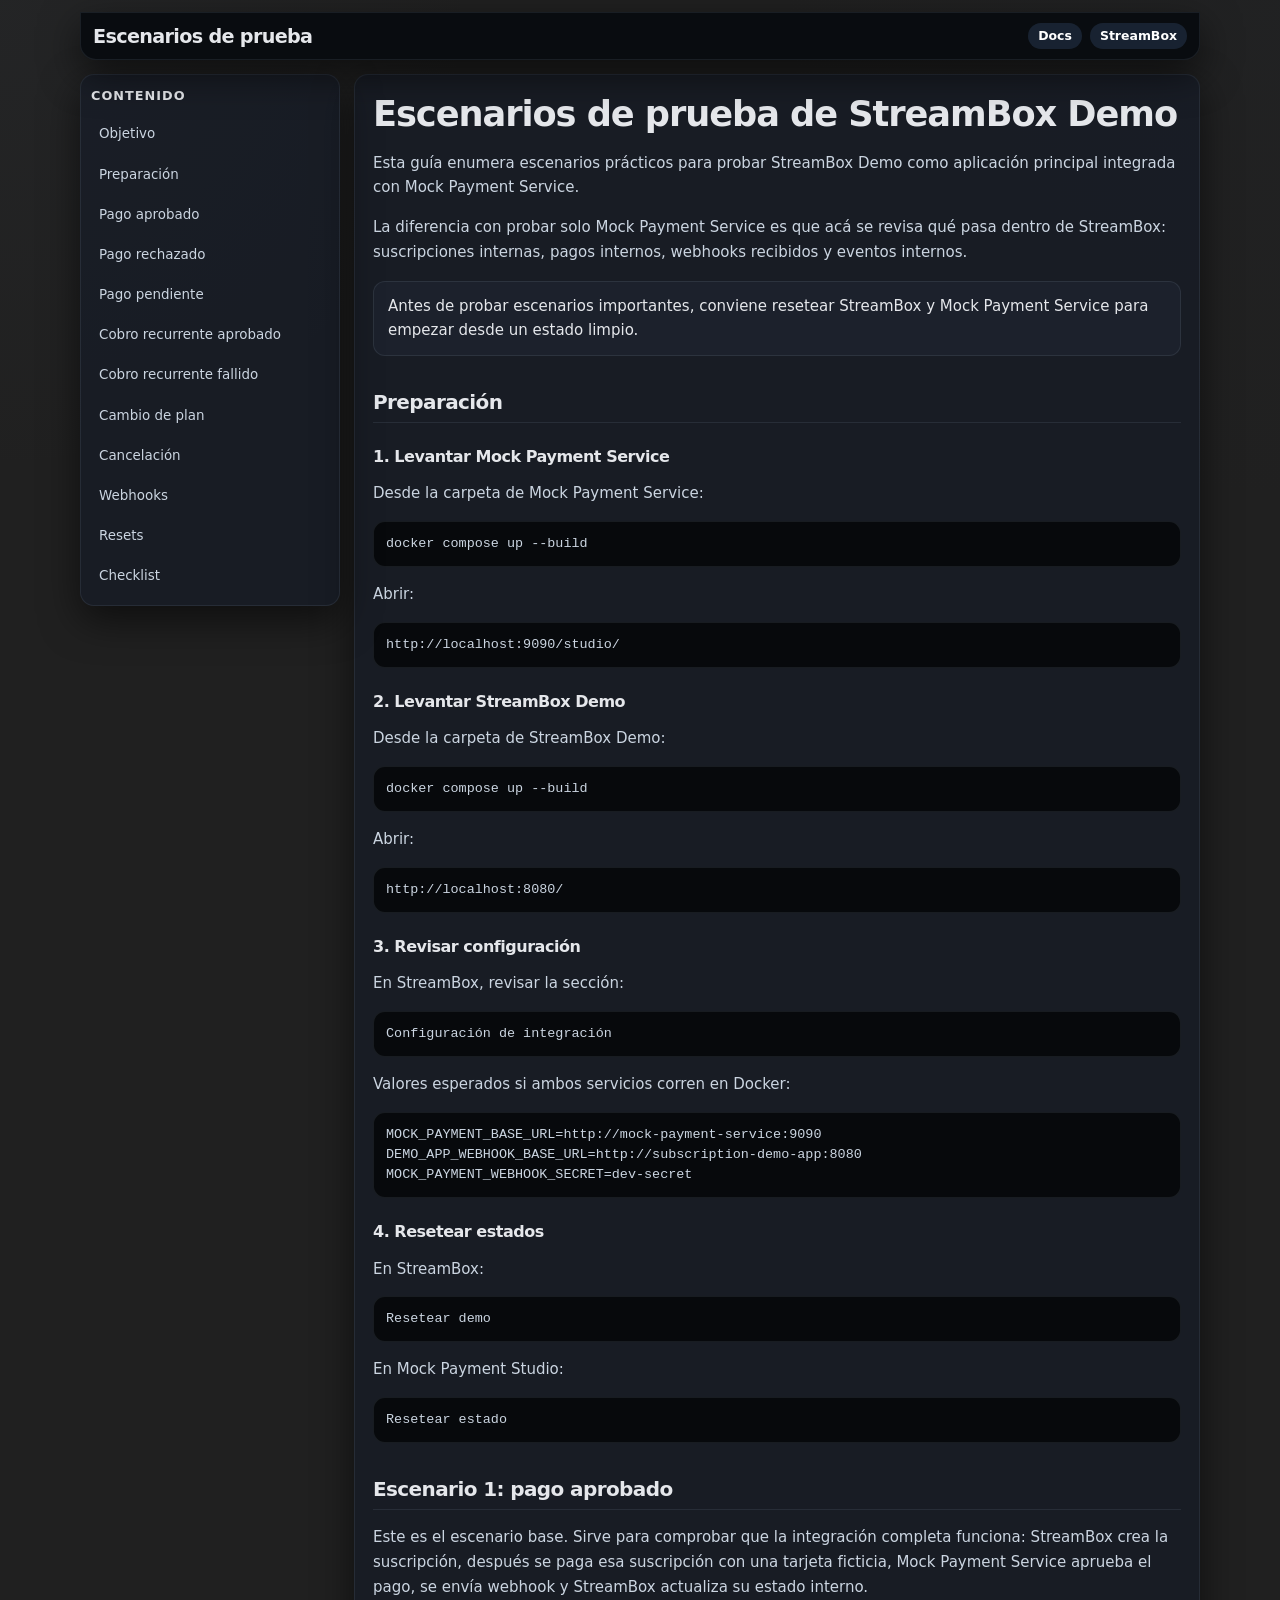
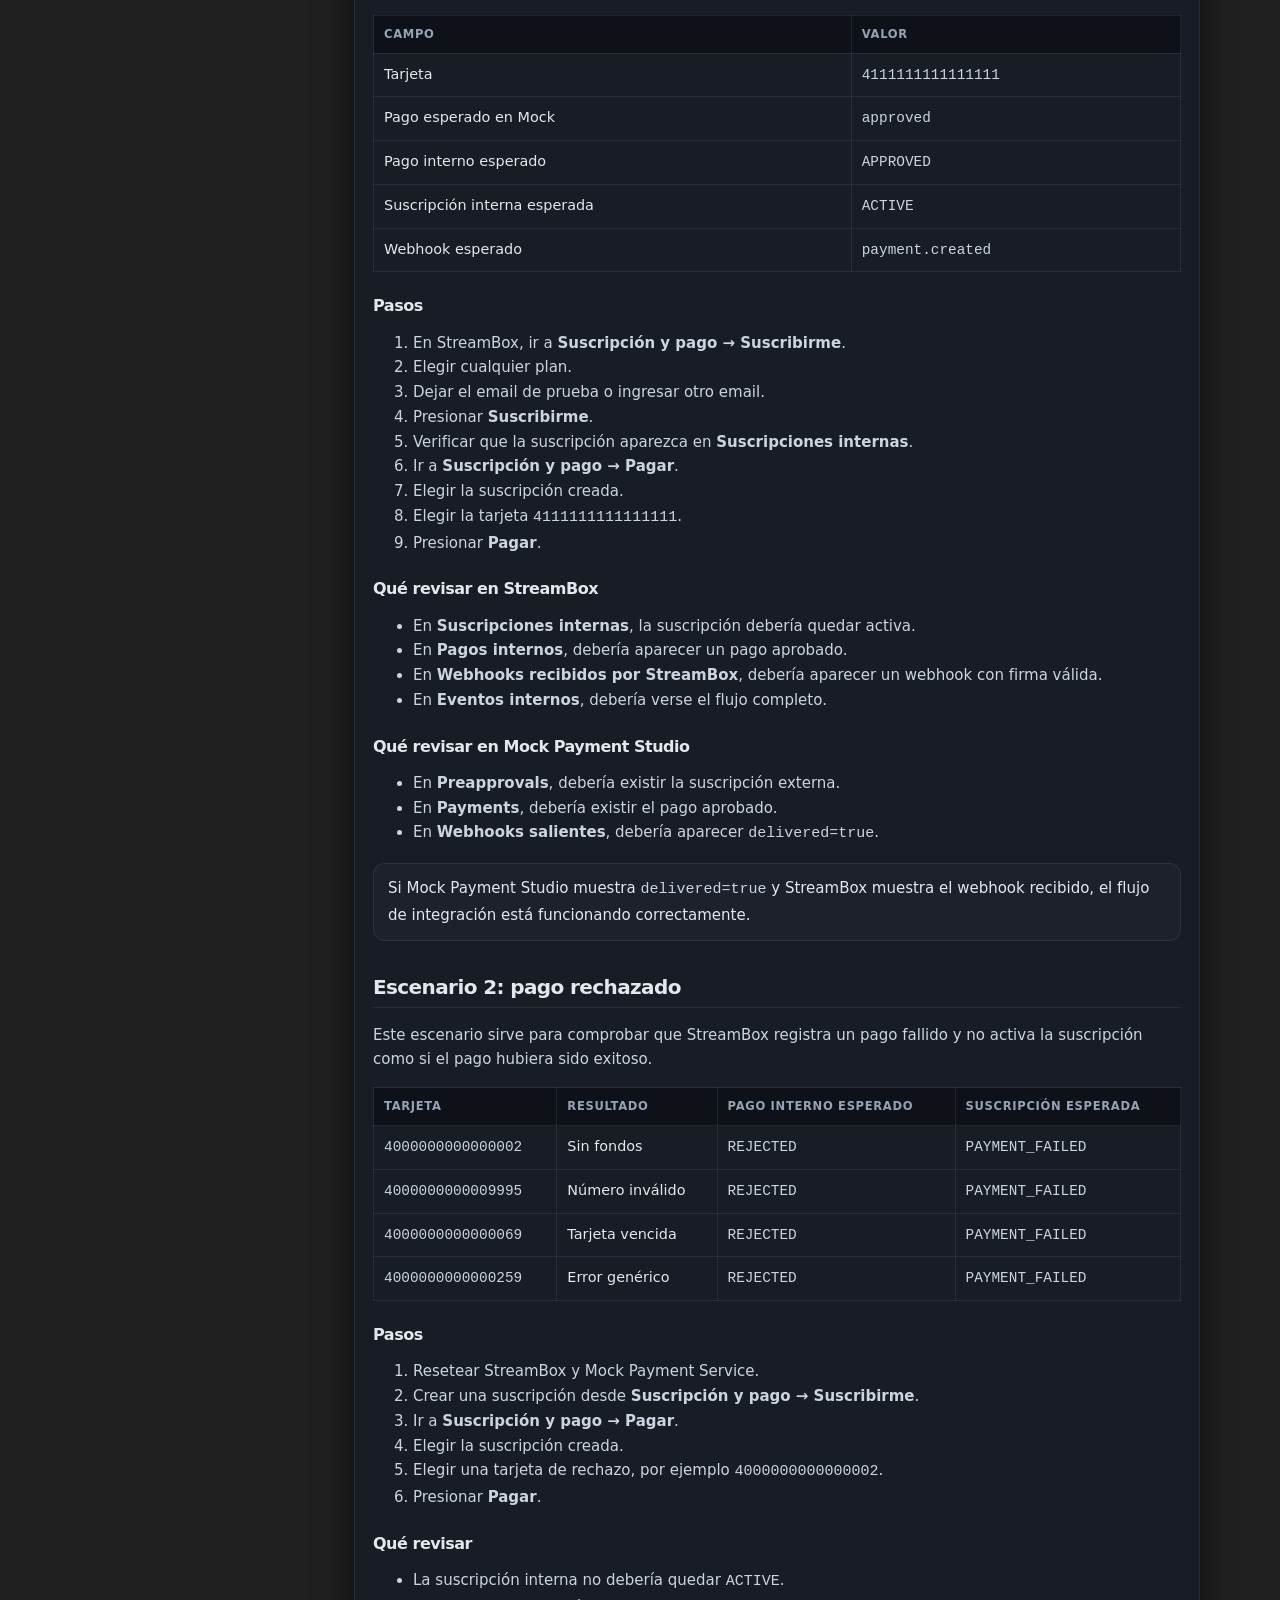
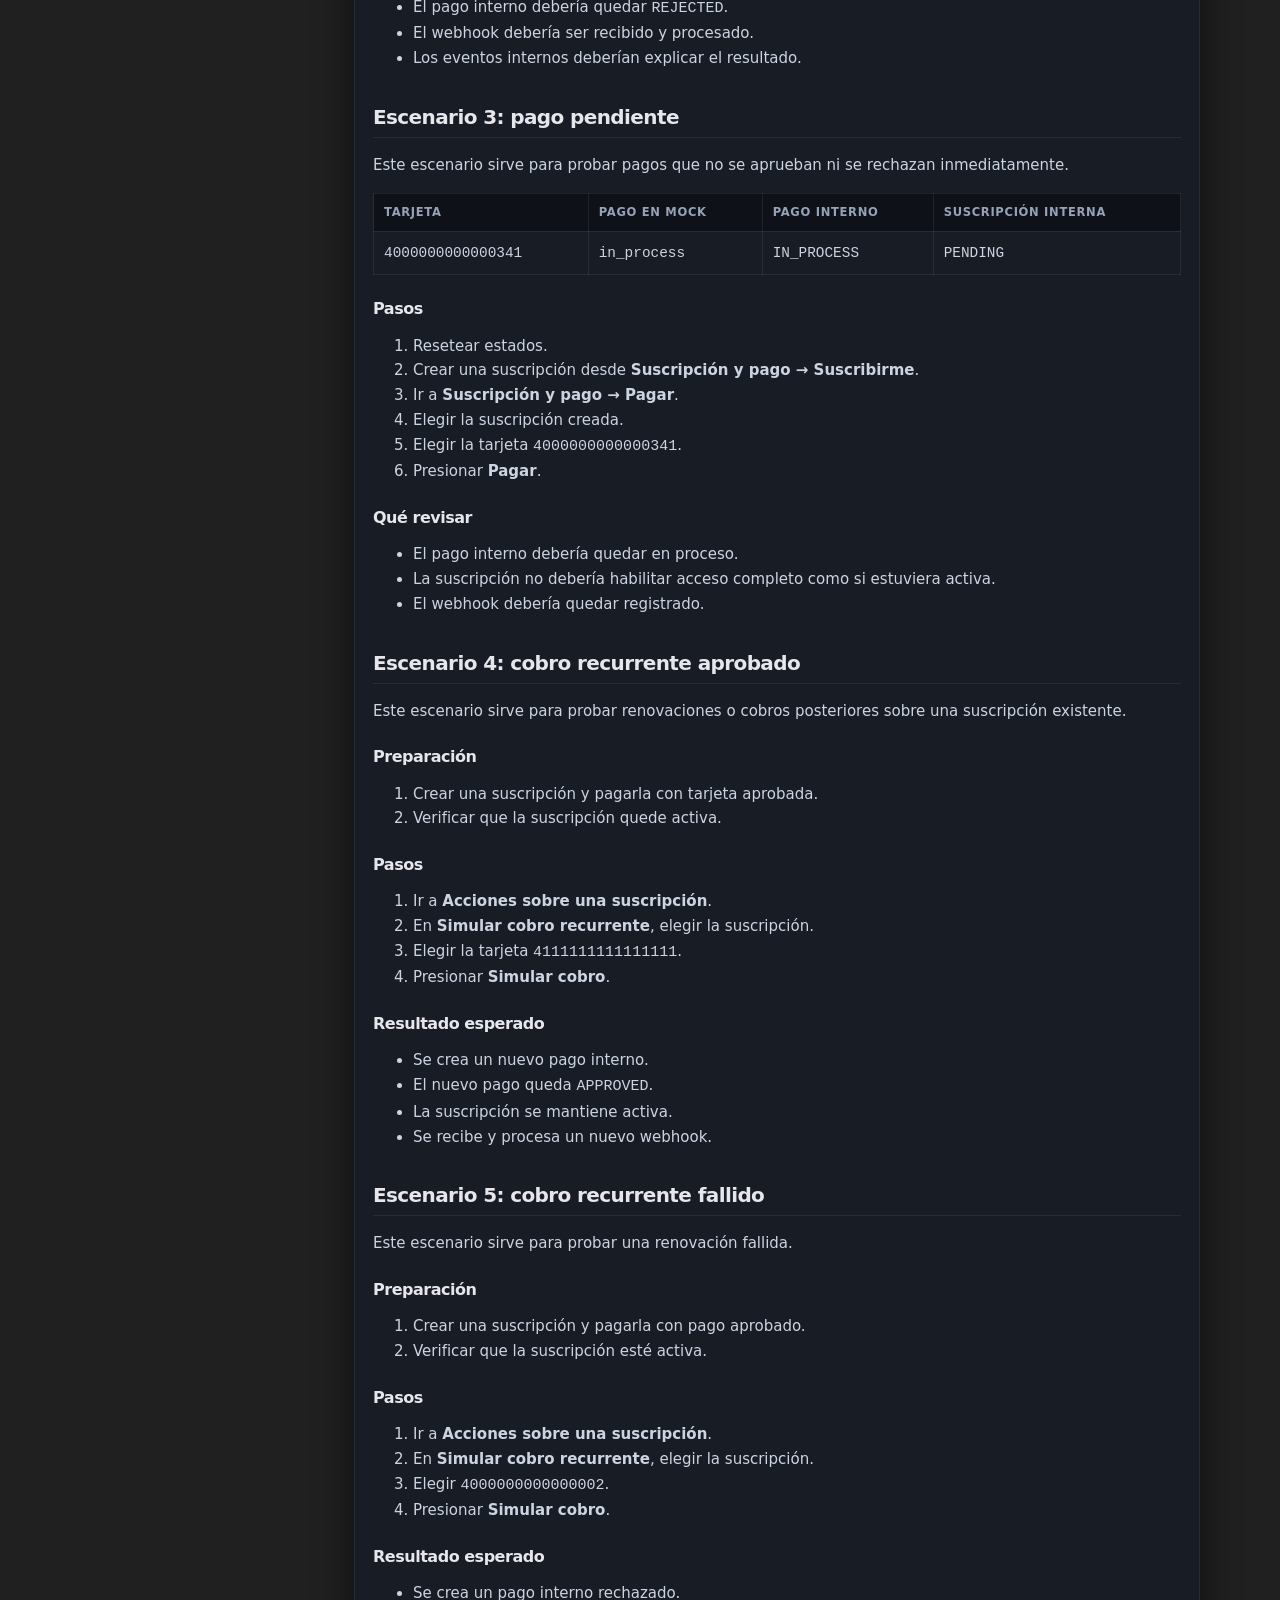
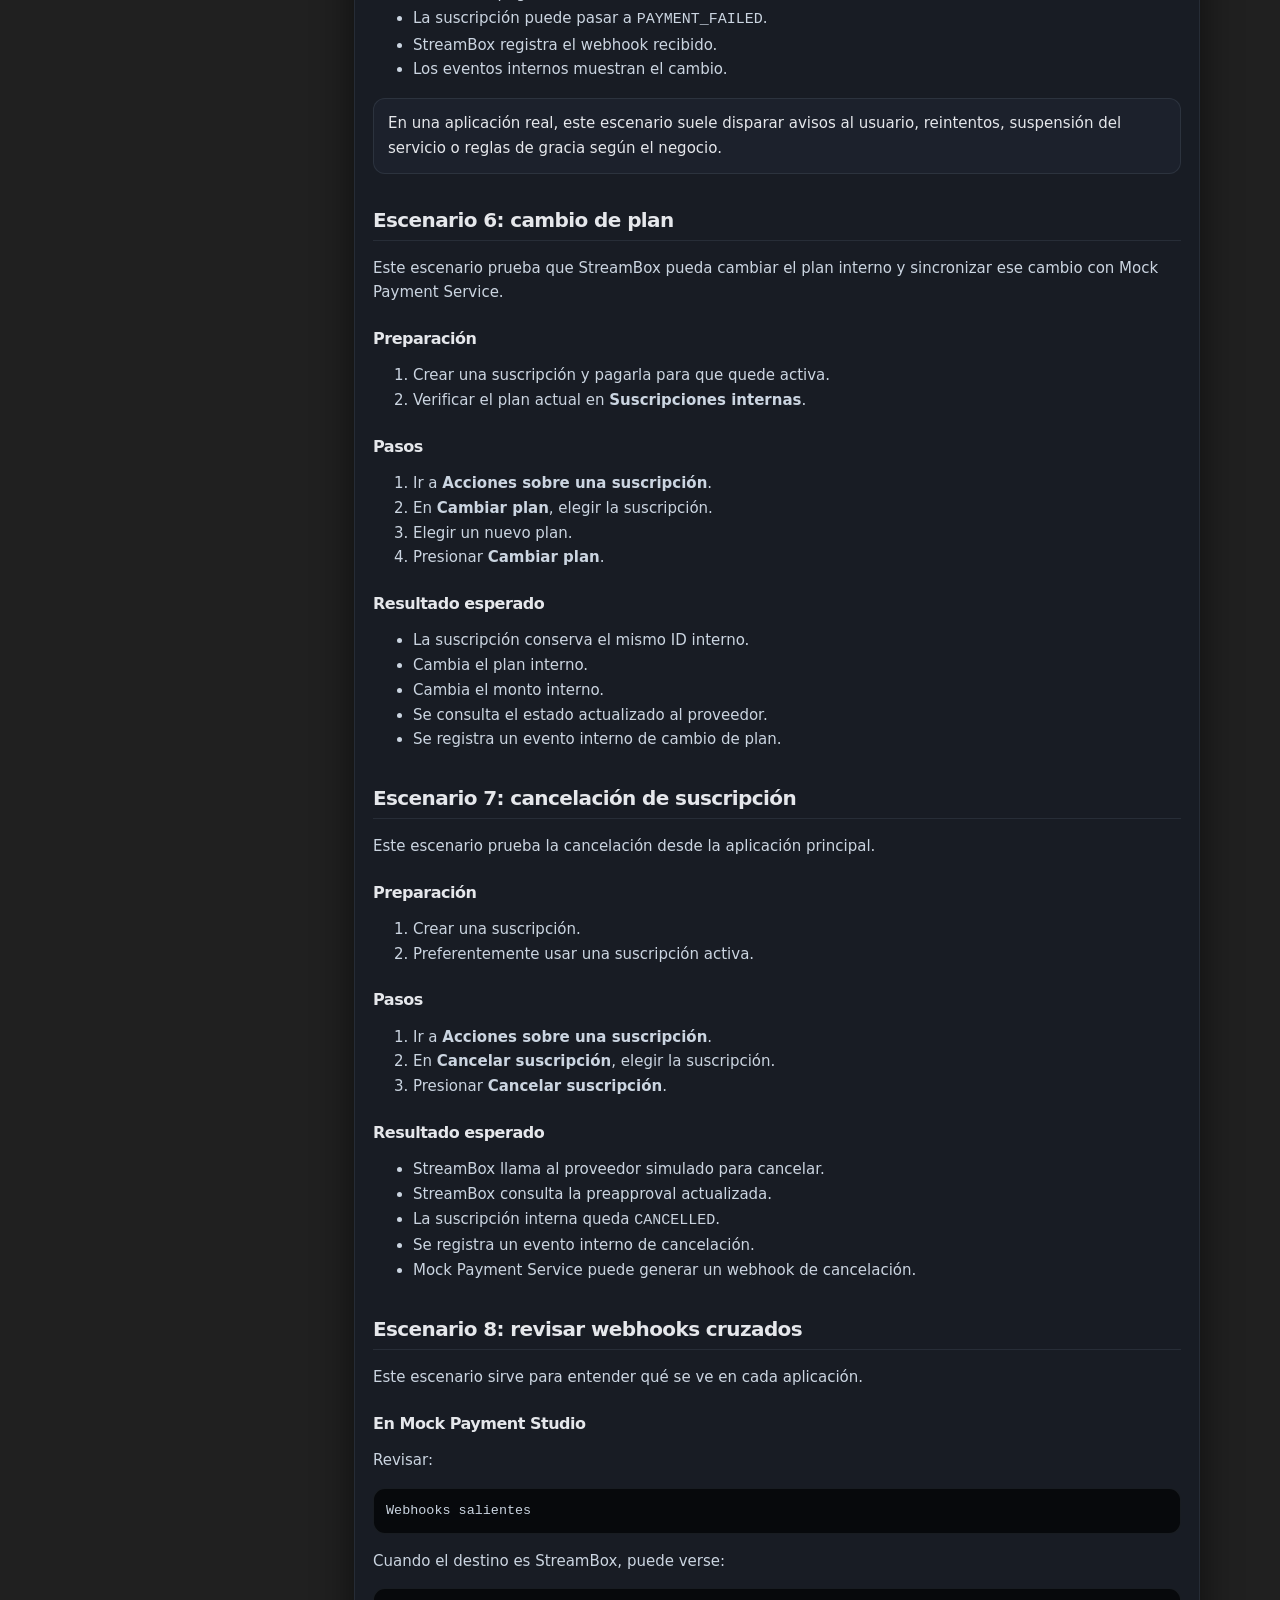
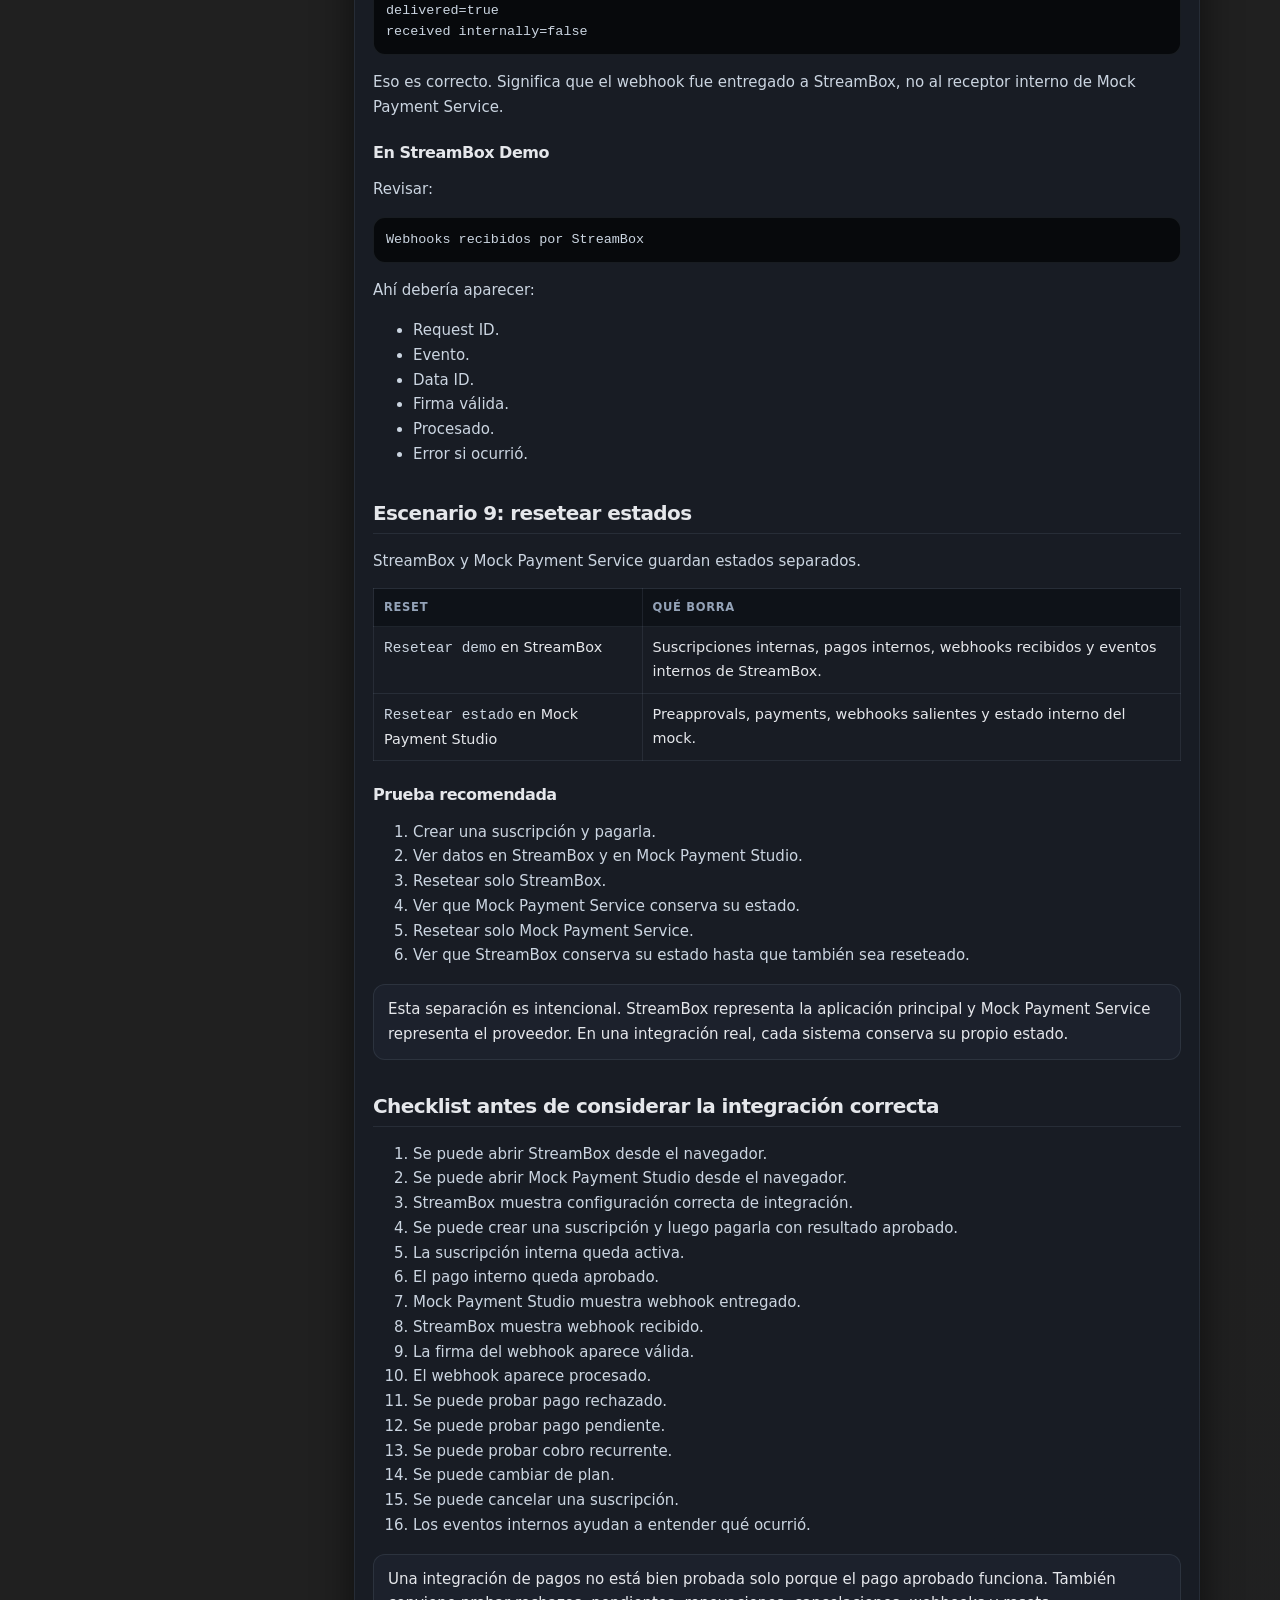
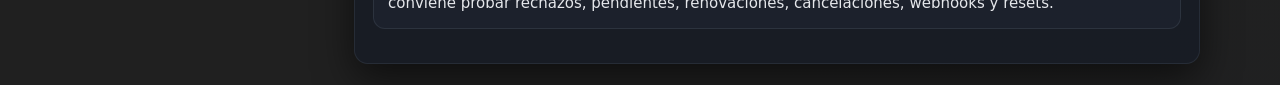
<file: src/main/resources/static/docs/testing-scenarios.html>
<!doctype html>
<html lang="es">
<head>
    <meta charset="UTF-8" />
    <meta name="viewport" content="width=device-width, initial-scale=1.0" />
    <title>Escenarios de prueba · StreamBox Demo</title>
    <link rel="stylesheet" href="./docs.css" />
</head>
<body>
<div class="docs-shell">
    <header class="docs-header">
        <div class="docs-brand">
            <h1>Escenarios de prueba</h1>
        </div>

        <nav class="docs-actions" aria-label="Acciones">
            <a class="docs-button" href="./index.html">Docs</a>
            <a class="docs-button" href="../index.html">StreamBox</a>
        </nav>
    </header>

    <div class="docs-layout">
        <aside class="docs-toc">
            <strong>Contenido</strong>
            <a href="#objetivo">Objetivo</a>
            <a href="#preparacion">Preparación</a>
            <a href="#aprobado">Pago aprobado</a>
            <a href="#rechazado">Pago rechazado</a>
            <a href="#pendiente">Pago pendiente</a>
            <a href="#recurrente-aprobado">Cobro recurrente aprobado</a>
            <a href="#recurrente-fallido">Cobro recurrente fallido</a>
            <a href="#cambio-plan">Cambio de plan</a>
            <a href="#cancelacion">Cancelación</a>
            <a href="#webhooks">Webhooks</a>
            <a href="#resets">Resets</a>
            <a href="#checklist">Checklist</a>
        </aside>

        <main class="docs-content">
            <h1 id="objetivo">Escenarios de prueba de StreamBox Demo</h1>

            <p>
                Esta guía enumera escenarios prácticos para probar StreamBox Demo como aplicación principal
                integrada con Mock Payment Service.
            </p>

            <p>
                La diferencia con probar solo Mock Payment Service es que acá se revisa qué pasa dentro
                de StreamBox: suscripciones internas, pagos internos, webhooks recibidos y eventos internos.
            </p>

            <div class="docs-callout">
                Antes de probar escenarios importantes, conviene resetear StreamBox y Mock Payment Service
                para empezar desde un estado limpio.
            </div>

            <h2 id="preparacion">Preparación</h2>

            <h3>1. Levantar Mock Payment Service</h3>

            <p>
                Desde la carpeta de Mock Payment Service:
            </p>

            <pre><code>docker compose up --build</code></pre>

            <p>
                Abrir:
            </p>

            <pre><code>http://localhost:9090/studio/</code></pre>

            <h3>2. Levantar StreamBox Demo</h3>

            <p>
                Desde la carpeta de StreamBox Demo:
            </p>

            <pre><code>docker compose up --build</code></pre>

            <p>
                Abrir:
            </p>

            <pre><code>http://localhost:8080/</code></pre>

            <h3>3. Revisar configuración</h3>

            <p>
                En StreamBox, revisar la sección:
            </p>

            <pre><code>Configuración de integración</code></pre>

            <p>
                Valores esperados si ambos servicios corren en Docker:
            </p>

            <pre><code>MOCK_PAYMENT_BASE_URL=http://mock-payment-service:9090
DEMO_APP_WEBHOOK_BASE_URL=http://subscription-demo-app:8080
MOCK_PAYMENT_WEBHOOK_SECRET=dev-secret</code></pre>

            <h3>4. Resetear estados</h3>

            <p>
                En StreamBox:
            </p>

            <pre><code>Resetear demo</code></pre>

            <p>
                En Mock Payment Studio:
            </p>

            <pre><code>Resetear estado</code></pre>

            <h2 id="aprobado">Escenario 1: pago aprobado</h2>

            <p>
                Este es el escenario base. Sirve para comprobar que la integración completa funciona:
                StreamBox crea la suscripción, después se paga esa suscripción con una tarjeta ficticia,
                Mock Payment Service aprueba el pago, se envía webhook y StreamBox actualiza su estado interno.
            </p>

            <table>
                <thead>
                <tr>
                    <th>Campo</th>
                    <th>Valor</th>
                </tr>
                </thead>
                <tbody>
                <tr>
                    <td>Tarjeta</td>
                    <td><code>4111111111111111</code></td>
                </tr>
                <tr>
                    <td>Pago esperado en Mock</td>
                    <td><code>approved</code></td>
                </tr>
                <tr>
                    <td>Pago interno esperado</td>
                    <td><code>APPROVED</code></td>
                </tr>
                <tr>
                    <td>Suscripción interna esperada</td>
                    <td><code>ACTIVE</code></td>
                </tr>
                <tr>
                    <td>Webhook esperado</td>
                    <td><code>payment.created</code></td>
                </tr>
                </tbody>
            </table>

            <h3>Pasos</h3>

            <ol>
                <li>En StreamBox, ir a <strong>Suscripción y pago → Suscribirme</strong>.</li>
                <li>Elegir cualquier plan.</li>
                <li>Dejar el email de prueba o ingresar otro email.</li>
                <li>Presionar <strong>Suscribirme</strong>.</li>
                <li>Verificar que la suscripción aparezca en <strong>Suscripciones internas</strong>.</li>
                <li>Ir a <strong>Suscripción y pago → Pagar</strong>.</li>
                <li>Elegir la suscripción creada.</li>
                <li>Elegir la tarjeta <code>4111111111111111</code>.</li>
                <li>Presionar <strong>Pagar</strong>.</li>
            </ol>

            <h3>Qué revisar en StreamBox</h3>

            <ul>
                <li>En <strong>Suscripciones internas</strong>, la suscripción debería quedar activa.</li>
                <li>En <strong>Pagos internos</strong>, debería aparecer un pago aprobado.</li>
                <li>En <strong>Webhooks recibidos por StreamBox</strong>, debería aparecer un webhook con firma válida.</li>
                <li>En <strong>Eventos internos</strong>, debería verse el flujo completo.</li>
            </ul>

            <h3>Qué revisar en Mock Payment Studio</h3>

            <ul>
                <li>En <strong>Preapprovals</strong>, debería existir la suscripción externa.</li>
                <li>En <strong>Payments</strong>, debería existir el pago aprobado.</li>
                <li>En <strong>Webhooks salientes</strong>, debería aparecer <code>delivered=true</code>.</li>
            </ul>

            <div class="docs-callout">
                Si Mock Payment Studio muestra <code>delivered=true</code> y StreamBox muestra el webhook recibido,
                el flujo de integración está funcionando correctamente.
            </div>

            <h2 id="rechazado">Escenario 2: pago rechazado</h2>

            <p>
                Este escenario sirve para comprobar que StreamBox registra un pago fallido y no activa
                la suscripción como si el pago hubiera sido exitoso.
            </p>

            <table>
                <thead>
                <tr>
                    <th>Tarjeta</th>
                    <th>Resultado</th>
                    <th>Pago interno esperado</th>
                    <th>Suscripción esperada</th>
                </tr>
                </thead>
                <tbody>
                <tr>
                    <td><code>4000000000000002</code></td>
                    <td>Sin fondos</td>
                    <td><code>REJECTED</code></td>
                    <td><code>PAYMENT_FAILED</code></td>
                </tr>
                <tr>
                    <td><code>4000000000009995</code></td>
                    <td>Número inválido</td>
                    <td><code>REJECTED</code></td>
                    <td><code>PAYMENT_FAILED</code></td>
                </tr>
                <tr>
                    <td><code>4000000000000069</code></td>
                    <td>Tarjeta vencida</td>
                    <td><code>REJECTED</code></td>
                    <td><code>PAYMENT_FAILED</code></td>
                </tr>
                <tr>
                    <td><code>4000000000000259</code></td>
                    <td>Error genérico</td>
                    <td><code>REJECTED</code></td>
                    <td><code>PAYMENT_FAILED</code></td>
                </tr>
                </tbody>
            </table>

            <h3>Pasos</h3>

            <ol>
                <li>Resetear StreamBox y Mock Payment Service.</li>
                <li>Crear una suscripción desde <strong>Suscripción y pago → Suscribirme</strong>.</li>
                <li>Ir a <strong>Suscripción y pago → Pagar</strong>.</li>
                <li>Elegir la suscripción creada.</li>
                <li>Elegir una tarjeta de rechazo, por ejemplo <code>4000000000000002</code>.</li>
                <li>Presionar <strong>Pagar</strong>.</li>
            </ol>

            <h3>Qué revisar</h3>

            <ul>
                <li>La suscripción interna no debería quedar <code>ACTIVE</code>.</li>
                <li>El pago interno debería quedar <code>REJECTED</code>.</li>
                <li>El webhook debería ser recibido y procesado.</li>
                <li>Los eventos internos deberían explicar el resultado.</li>
            </ul>

            <h2 id="pendiente">Escenario 3: pago pendiente</h2>

            <p>
                Este escenario sirve para probar pagos que no se aprueban ni se rechazan inmediatamente.
            </p>

            <table>
                <thead>
                <tr>
                    <th>Tarjeta</th>
                    <th>Pago en Mock</th>
                    <th>Pago interno</th>
                    <th>Suscripción interna</th>
                </tr>
                </thead>
                <tbody>
                <tr>
                    <td><code>4000000000000341</code></td>
                    <td><code>in_process</code></td>
                    <td><code>IN_PROCESS</code></td>
                    <td><code>PENDING</code></td>
                </tr>
                </tbody>
            </table>

            <h3>Pasos</h3>

            <ol>
                <li>Resetear estados.</li>
                <li>Crear una suscripción desde <strong>Suscripción y pago → Suscribirme</strong>.</li>
                <li>Ir a <strong>Suscripción y pago → Pagar</strong>.</li>
                <li>Elegir la suscripción creada.</li>
                <li>Elegir la tarjeta <code>4000000000000341</code>.</li>
                <li>Presionar <strong>Pagar</strong>.</li>
            </ol>

            <h3>Qué revisar</h3>

            <ul>
                <li>El pago interno debería quedar en proceso.</li>
                <li>La suscripción no debería habilitar acceso completo como si estuviera activa.</li>
                <li>El webhook debería quedar registrado.</li>
            </ul>

            <h2 id="recurrente-aprobado">Escenario 4: cobro recurrente aprobado</h2>

            <p>
                Este escenario sirve para probar renovaciones o cobros posteriores sobre una suscripción existente.
            </p>

            <h3>Preparación</h3>

            <ol>
                <li>Crear una suscripción y pagarla con tarjeta aprobada.</li>
                <li>Verificar que la suscripción quede activa.</li>
            </ol>

            <h3>Pasos</h3>

            <ol>
                <li>Ir a <strong>Acciones sobre una suscripción</strong>.</li>
                <li>En <strong>Simular cobro recurrente</strong>, elegir la suscripción.</li>
                <li>Elegir la tarjeta <code>4111111111111111</code>.</li>
                <li>Presionar <strong>Simular cobro</strong>.</li>
            </ol>

            <h3>Resultado esperado</h3>

            <ul>
                <li>Se crea un nuevo pago interno.</li>
                <li>El nuevo pago queda <code>APPROVED</code>.</li>
                <li>La suscripción se mantiene activa.</li>
                <li>Se recibe y procesa un nuevo webhook.</li>
            </ul>

            <h2 id="recurrente-fallido">Escenario 5: cobro recurrente fallido</h2>

            <p>
                Este escenario sirve para probar una renovación fallida.
            </p>

            <h3>Preparación</h3>

            <ol>
                <li>Crear una suscripción y pagarla con pago aprobado.</li>
                <li>Verificar que la suscripción esté activa.</li>
            </ol>

            <h3>Pasos</h3>

            <ol>
                <li>Ir a <strong>Acciones sobre una suscripción</strong>.</li>
                <li>En <strong>Simular cobro recurrente</strong>, elegir la suscripción.</li>
                <li>Elegir <code>4000000000000002</code>.</li>
                <li>Presionar <strong>Simular cobro</strong>.</li>
            </ol>

            <h3>Resultado esperado</h3>

            <ul>
                <li>Se crea un pago interno rechazado.</li>
                <li>La suscripción puede pasar a <code>PAYMENT_FAILED</code>.</li>
                <li>StreamBox registra el webhook recibido.</li>
                <li>Los eventos internos muestran el cambio.</li>
            </ul>

            <div class="docs-callout">
                En una aplicación real, este escenario suele disparar avisos al usuario, reintentos,
                suspensión del servicio o reglas de gracia según el negocio.
            </div>

            <h2 id="cambio-plan">Escenario 6: cambio de plan</h2>

            <p>
                Este escenario prueba que StreamBox pueda cambiar el plan interno y sincronizar ese cambio
                con Mock Payment Service.
            </p>

            <h3>Preparación</h3>

            <ol>
                <li>Crear una suscripción y pagarla para que quede activa.</li>
                <li>Verificar el plan actual en <strong>Suscripciones internas</strong>.</li>
            </ol>

            <h3>Pasos</h3>

            <ol>
                <li>Ir a <strong>Acciones sobre una suscripción</strong>.</li>
                <li>En <strong>Cambiar plan</strong>, elegir la suscripción.</li>
                <li>Elegir un nuevo plan.</li>
                <li>Presionar <strong>Cambiar plan</strong>.</li>
            </ol>

            <h3>Resultado esperado</h3>

            <ul>
                <li>La suscripción conserva el mismo ID interno.</li>
                <li>Cambia el plan interno.</li>
                <li>Cambia el monto interno.</li>
                <li>Se consulta el estado actualizado al proveedor.</li>
                <li>Se registra un evento interno de cambio de plan.</li>
            </ul>

            <h2 id="cancelacion">Escenario 7: cancelación de suscripción</h2>

            <p>
                Este escenario prueba la cancelación desde la aplicación principal.
            </p>

            <h3>Preparación</h3>

            <ol>
                <li>Crear una suscripción.</li>
                <li>Preferentemente usar una suscripción activa.</li>
            </ol>

            <h3>Pasos</h3>

            <ol>
                <li>Ir a <strong>Acciones sobre una suscripción</strong>.</li>
                <li>En <strong>Cancelar suscripción</strong>, elegir la suscripción.</li>
                <li>Presionar <strong>Cancelar suscripción</strong>.</li>
            </ol>

            <h3>Resultado esperado</h3>

            <ul>
                <li>StreamBox llama al proveedor simulado para cancelar.</li>
                <li>StreamBox consulta la preapproval actualizada.</li>
                <li>La suscripción interna queda <code>CANCELLED</code>.</li>
                <li>Se registra un evento interno de cancelación.</li>
                <li>Mock Payment Service puede generar un webhook de cancelación.</li>
            </ul>

            <h2 id="webhooks">Escenario 8: revisar webhooks cruzados</h2>

            <p>
                Este escenario sirve para entender qué se ve en cada aplicación.
            </p>

            <h3>En Mock Payment Studio</h3>

            <p>
                Revisar:
            </p>

            <pre><code>Webhooks salientes</code></pre>

            <p>
                Cuando el destino es StreamBox, puede verse:
            </p>

            <pre><code>delivered=true
received internally=false</code></pre>

            <p>
                Eso es correcto. Significa que el webhook fue entregado a StreamBox, no al receptor interno
                de Mock Payment Service.
            </p>

            <h3>En StreamBox Demo</h3>

            <p>
                Revisar:
            </p>

            <pre><code>Webhooks recibidos por StreamBox</code></pre>

            <p>
                Ahí debería aparecer:
            </p>

            <ul>
                <li>Request ID.</li>
                <li>Evento.</li>
                <li>Data ID.</li>
                <li>Firma válida.</li>
                <li>Procesado.</li>
                <li>Error si ocurrió.</li>
            </ul>

            <h2 id="resets">Escenario 9: resetear estados</h2>

            <p>
                StreamBox y Mock Payment Service guardan estados separados.
            </p>

            <table>
                <thead>
                <tr>
                    <th>Reset</th>
                    <th>Qué borra</th>
                </tr>
                </thead>
                <tbody>
                <tr>
                    <td><code>Resetear demo</code> en StreamBox</td>
                    <td>Suscripciones internas, pagos internos, webhooks recibidos y eventos internos de StreamBox.</td>
                </tr>
                <tr>
                    <td><code>Resetear estado</code> en Mock Payment Studio</td>
                    <td>Preapprovals, payments, webhooks salientes y estado interno del mock.</td>
                </tr>
                </tbody>
            </table>

            <h3>Prueba recomendada</h3>

            <ol>
                <li>Crear una suscripción y pagarla.</li>
                <li>Ver datos en StreamBox y en Mock Payment Studio.</li>
                <li>Resetear solo StreamBox.</li>
                <li>Ver que Mock Payment Service conserva su estado.</li>
                <li>Resetear solo Mock Payment Service.</li>
                <li>Ver que StreamBox conserva su estado hasta que también sea reseteado.</li>
            </ol>

            <div class="docs-callout">
                Esta separación es intencional. StreamBox representa la aplicación principal y Mock Payment Service
                representa el proveedor. En una integración real, cada sistema conserva su propio estado.
            </div>

            <h2 id="checklist">Checklist antes de considerar la integración correcta</h2>

            <ol>
                <li>Se puede abrir StreamBox desde el navegador.</li>
                <li>Se puede abrir Mock Payment Studio desde el navegador.</li>
                <li>StreamBox muestra configuración correcta de integración.</li>
                <li>Se puede crear una suscripción y luego pagarla con resultado aprobado.</li>
                <li>La suscripción interna queda activa.</li>
                <li>El pago interno queda aprobado.</li>
                <li>Mock Payment Studio muestra webhook entregado.</li>
                <li>StreamBox muestra webhook recibido.</li>
                <li>La firma del webhook aparece válida.</li>
                <li>El webhook aparece procesado.</li>
                <li>Se puede probar pago rechazado.</li>
                <li>Se puede probar pago pendiente.</li>
                <li>Se puede probar cobro recurrente.</li>
                <li>Se puede cambiar de plan.</li>
                <li>Se puede cancelar una suscripción.</li>
                <li>Los eventos internos ayudan a entender qué ocurrió.</li>
            </ol>

            <div class="docs-callout">
                Una integración de pagos no está bien probada solo porque el pago aprobado funciona.
                También conviene probar rechazos, pendientes, renovaciones, cancelaciones, webhooks y resets.
            </div>
        </main>
    </div>
</div>
</body>
</html>
</file>
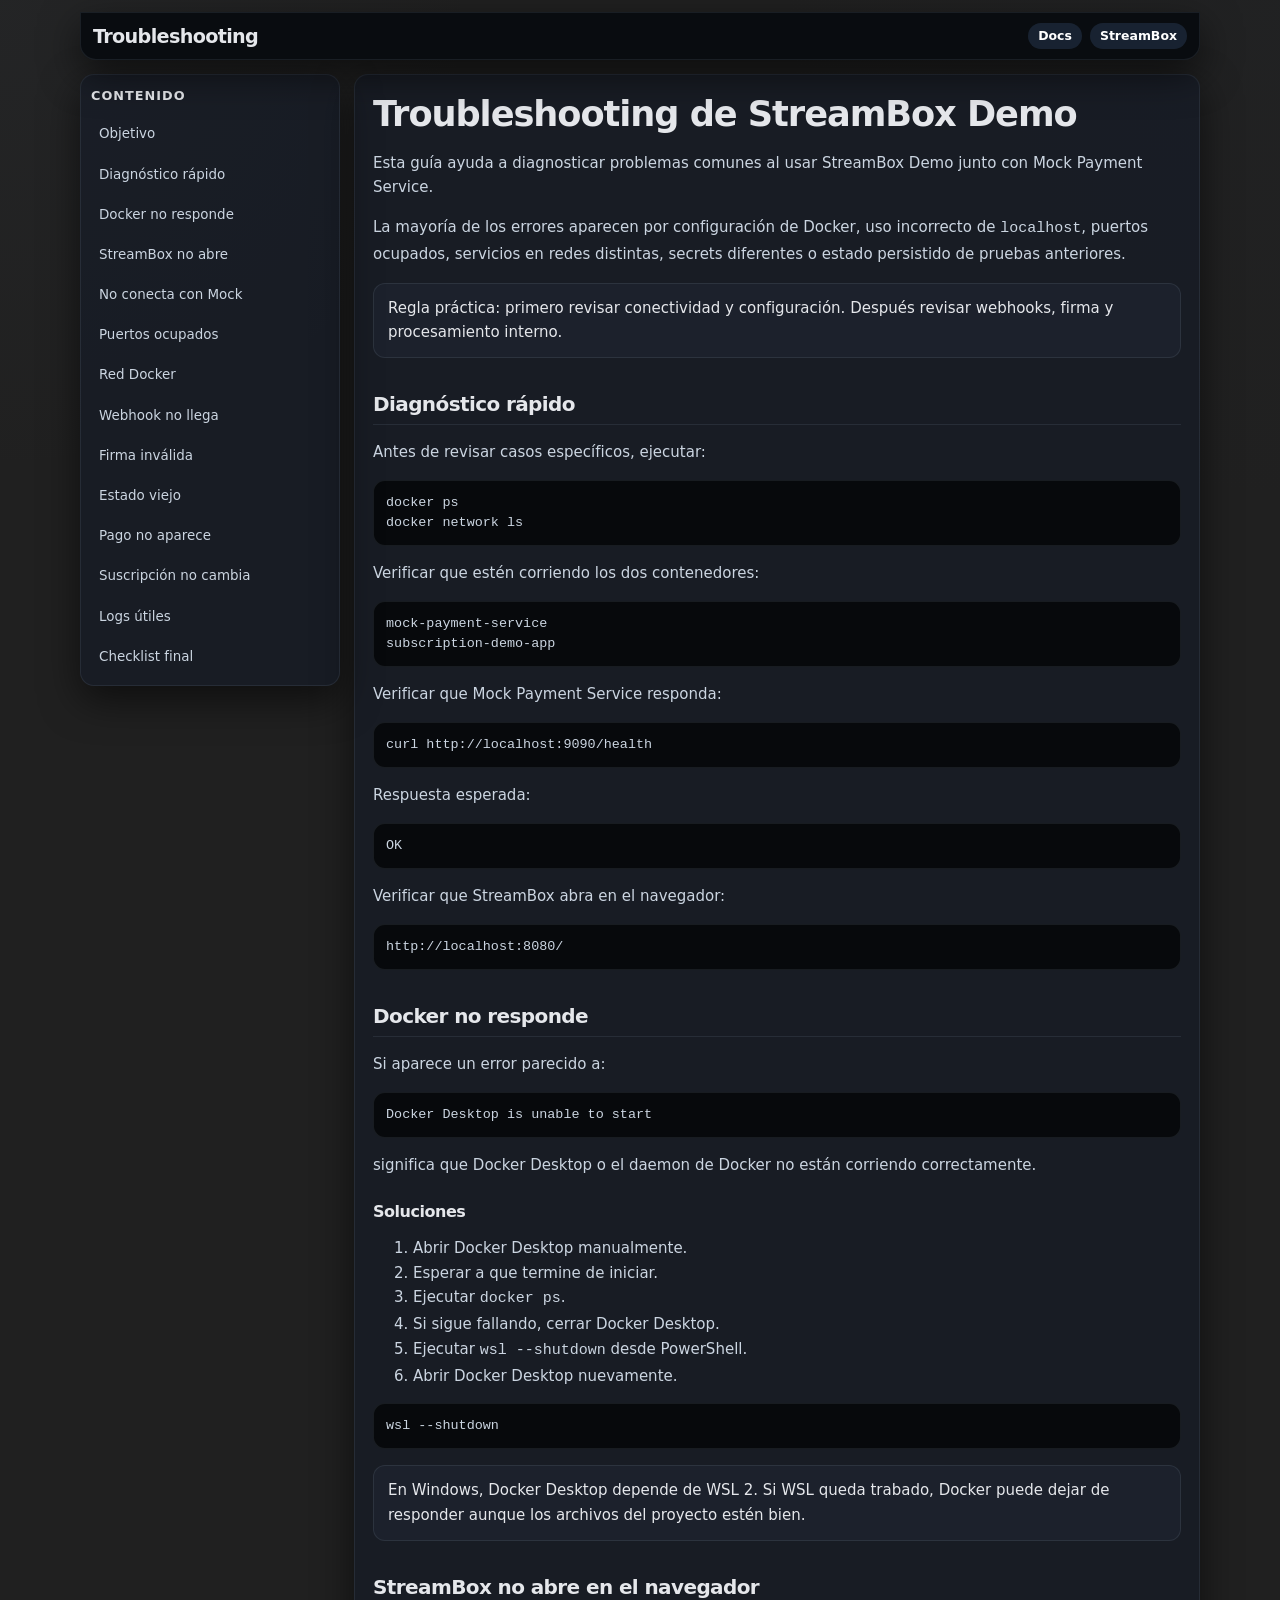
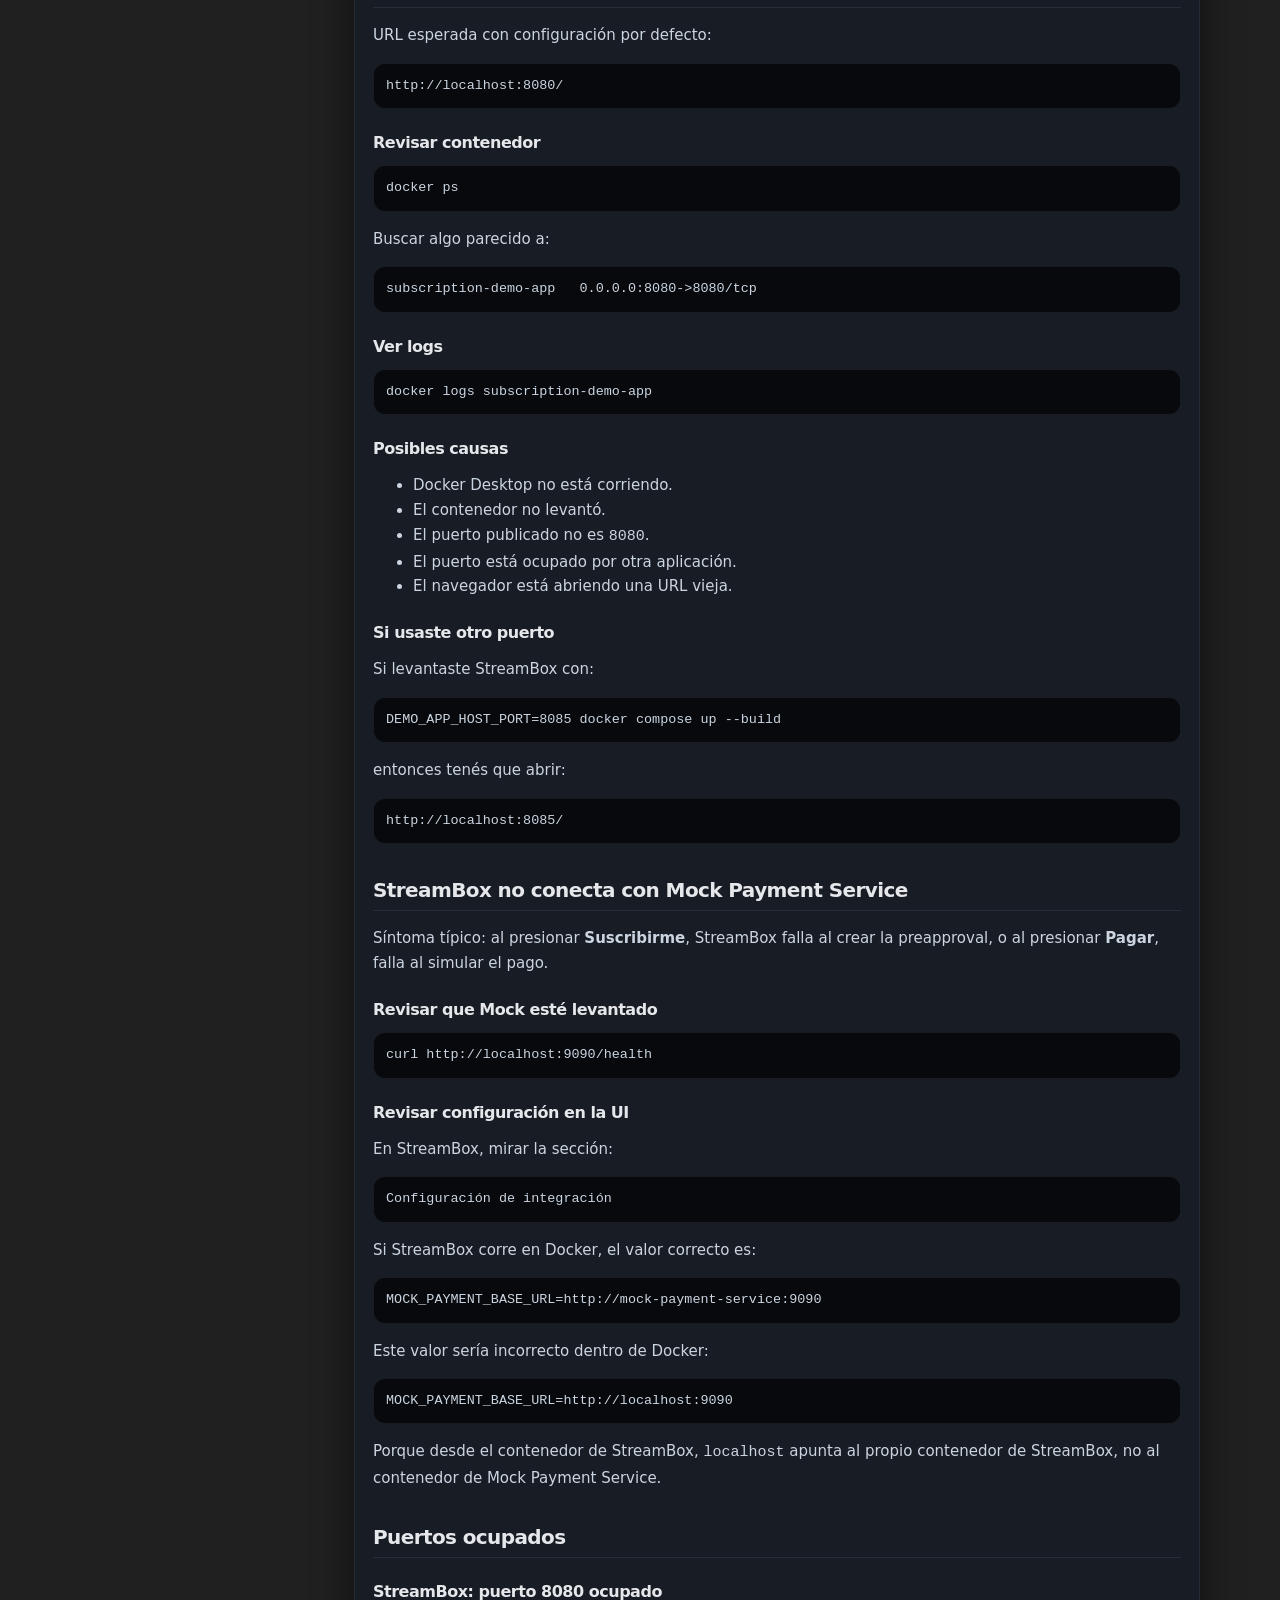
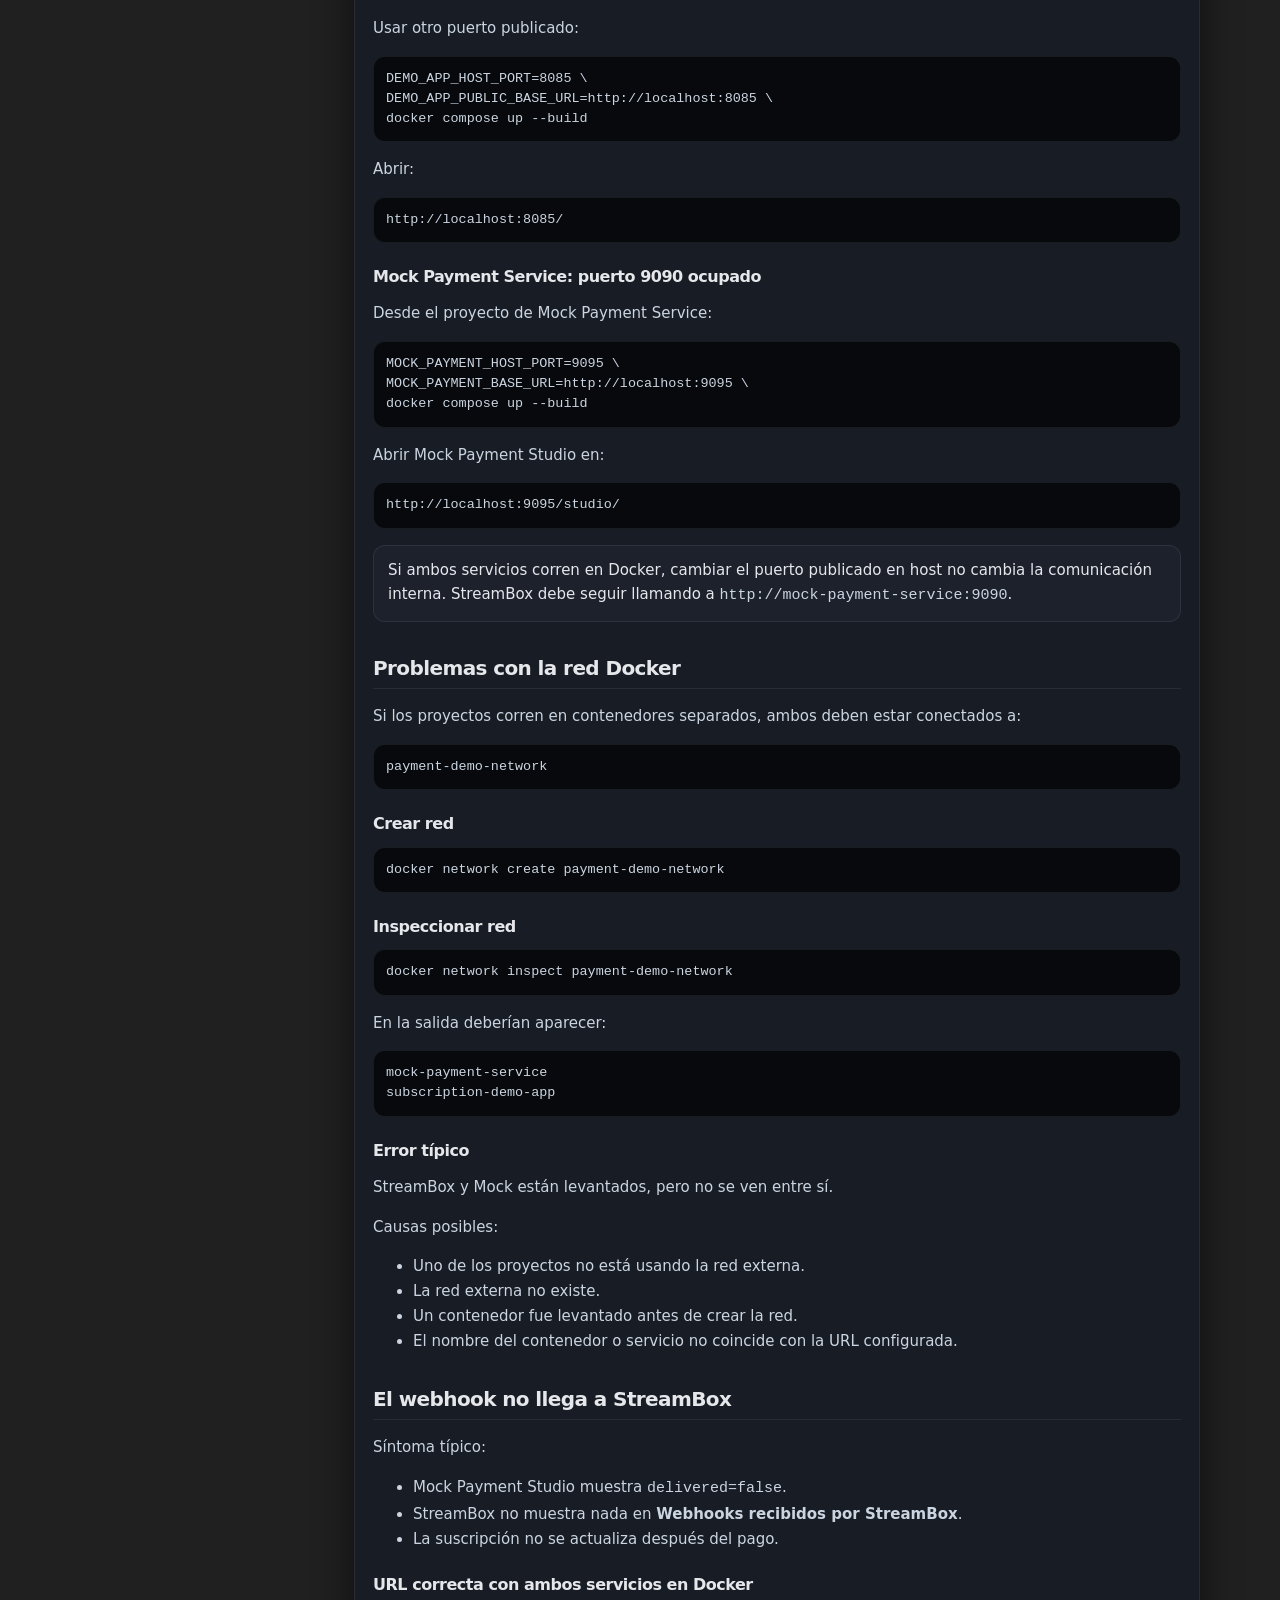
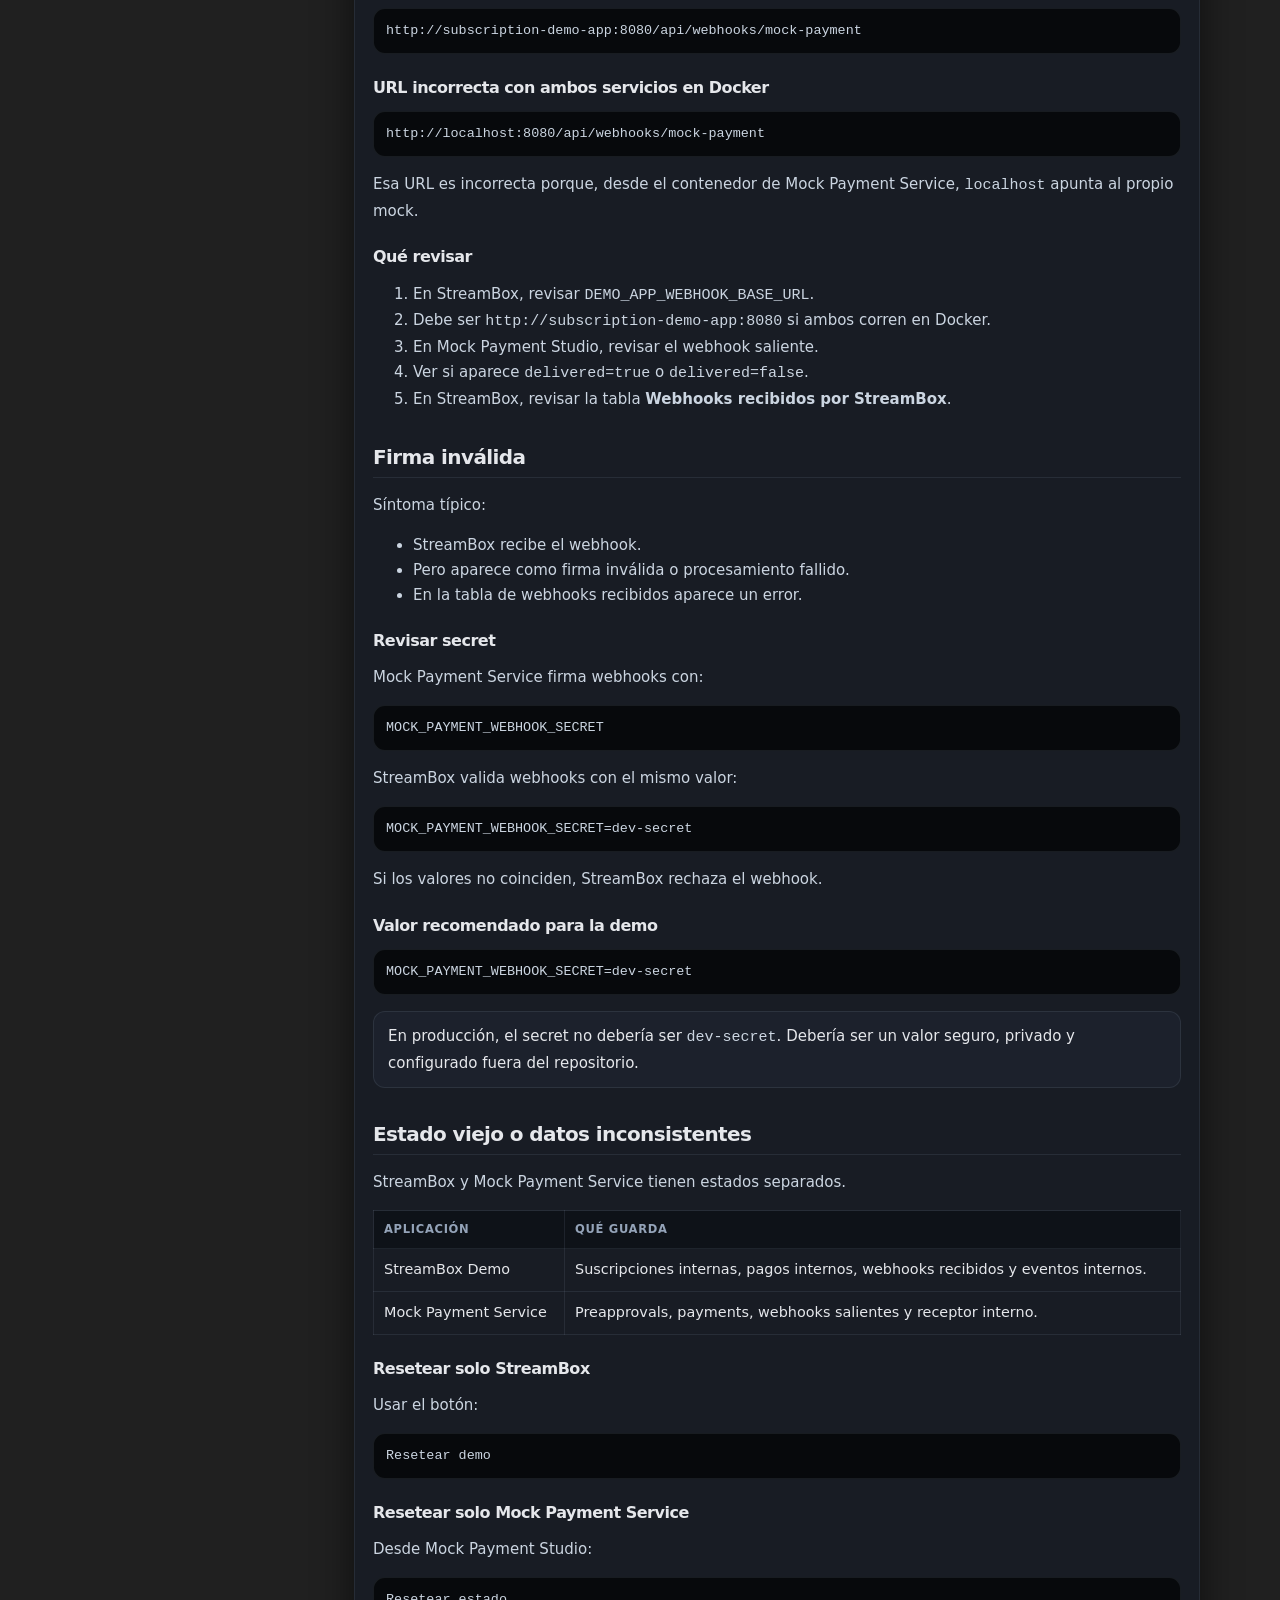
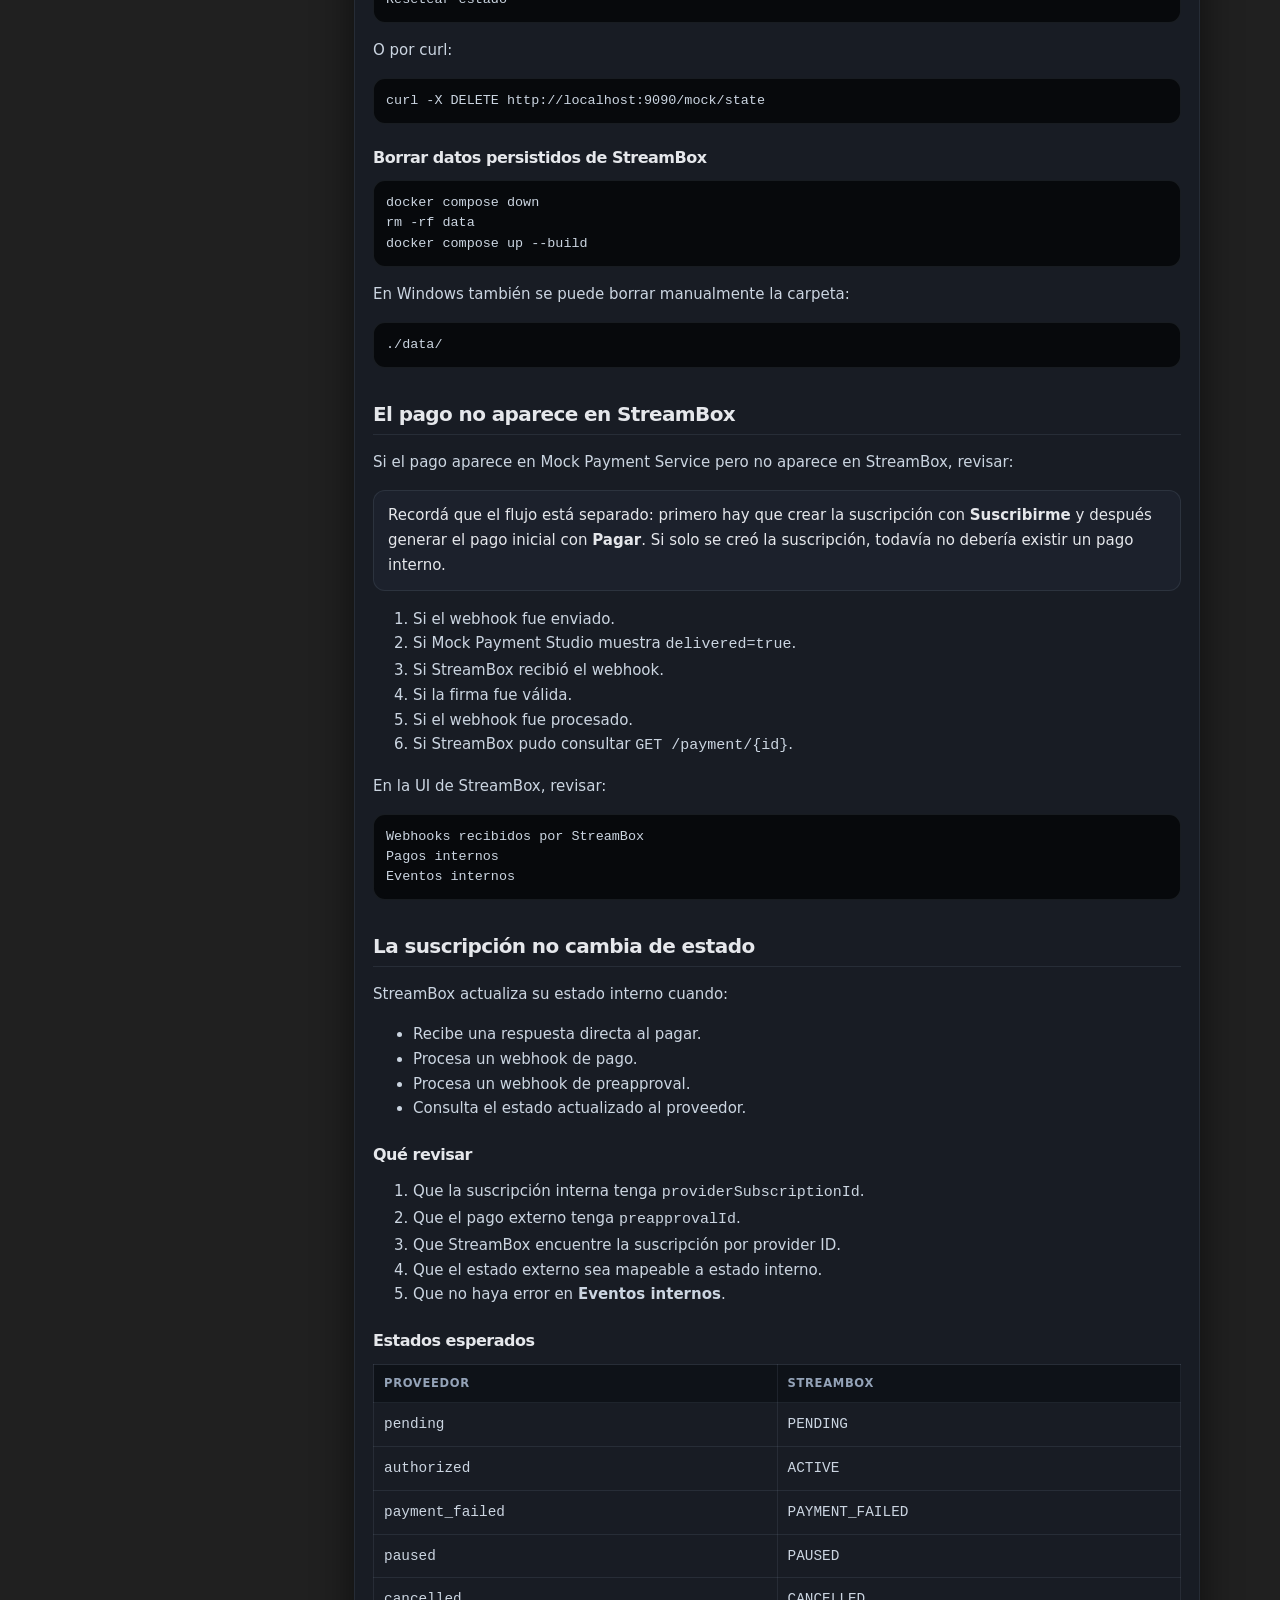
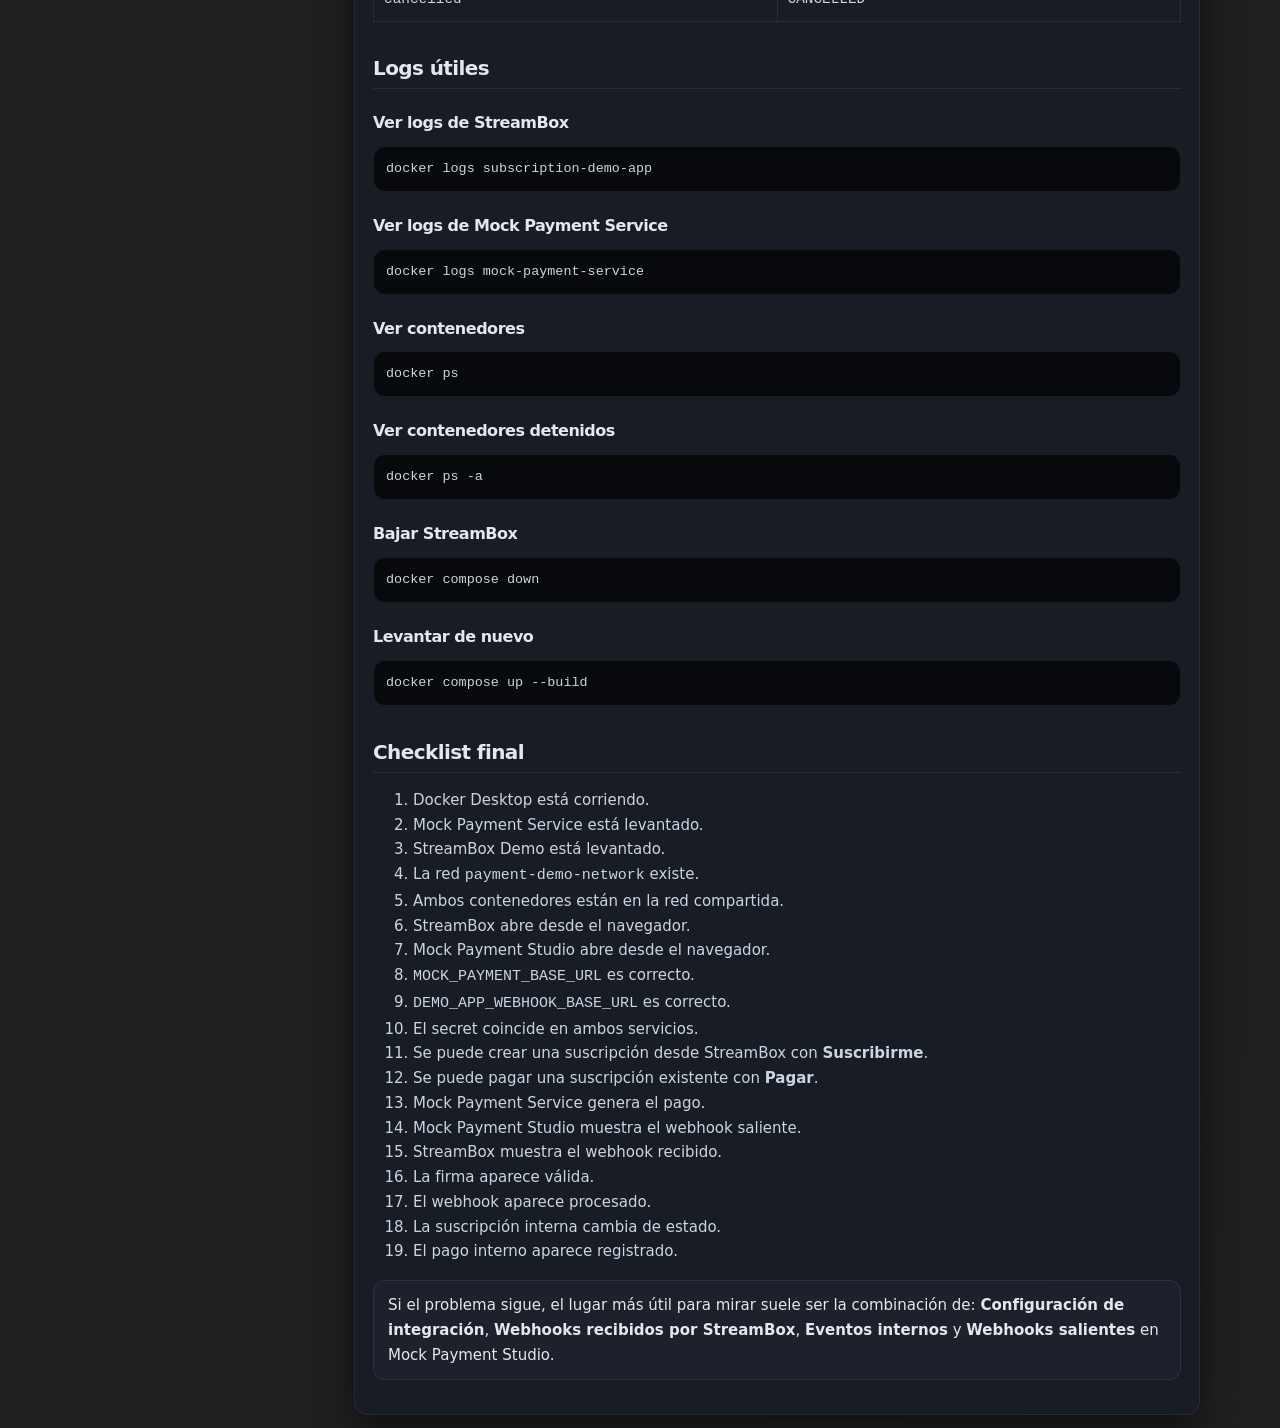
<file: src/main/resources/static/docs/troubleshooting.html>
<!doctype html>
<html lang="es">
<head>
    <meta charset="UTF-8" />
    <meta name="viewport" content="width=device-width, initial-scale=1.0" />
    <title>Troubleshooting · StreamBox Demo</title>
    <link rel="stylesheet" href="./docs.css" />
</head>
<body>
<div class="docs-shell">
    <header class="docs-header">
        <div class="docs-brand">
            <h1>Troubleshooting</h1>
        </div>

        <nav class="docs-actions" aria-label="Acciones">
            <a class="docs-button" href="./index.html">Docs</a>
            <a class="docs-button" href="../index.html">StreamBox</a>
        </nav>
    </header>

    <div class="docs-layout">
        <aside class="docs-toc">
            <strong>Contenido</strong>
            <a href="#objetivo">Objetivo</a>
            <a href="#diagnostico">Diagnóstico rápido</a>
            <a href="#docker">Docker no responde</a>
            <a href="#streambox-no-abre">StreamBox no abre</a>
            <a href="#mock-no-conecta">No conecta con Mock</a>
            <a href="#puertos">Puertos ocupados</a>
            <a href="#red">Red Docker</a>
            <a href="#webhook-no-llega">Webhook no llega</a>
            <a href="#firma">Firma inválida</a>
            <a href="#estado">Estado viejo</a>
            <a href="#pagos">Pago no aparece</a>
            <a href="#suscripcion">Suscripción no cambia</a>
            <a href="#logs">Logs útiles</a>
            <a href="#checklist">Checklist final</a>
        </aside>

        <main class="docs-content">
            <h1 id="objetivo">Troubleshooting de StreamBox Demo</h1>

            <p>
                Esta guía ayuda a diagnosticar problemas comunes al usar StreamBox Demo junto con
                Mock Payment Service.
            </p>

            <p>
                La mayoría de los errores aparecen por configuración de Docker, uso incorrecto de
                <code>localhost</code>, puertos ocupados, servicios en redes distintas, secrets diferentes
                o estado persistido de pruebas anteriores.
            </p>

            <div class="docs-callout">
                Regla práctica: primero revisar conectividad y configuración. Después revisar webhooks,
                firma y procesamiento interno.
            </div>

            <h2 id="diagnostico">Diagnóstico rápido</h2>

            <p>
                Antes de revisar casos específicos, ejecutar:
            </p>

            <pre><code>docker ps
docker network ls</code></pre>

            <p>
                Verificar que estén corriendo los dos contenedores:
            </p>

            <pre><code>mock-payment-service
subscription-demo-app</code></pre>

            <p>
                Verificar que Mock Payment Service responda:
            </p>

            <pre><code>curl http://localhost:9090/health</code></pre>

            <p>
                Respuesta esperada:
            </p>

            <pre><code>OK</code></pre>

            <p>
                Verificar que StreamBox abra en el navegador:
            </p>

            <pre><code>http://localhost:8080/</code></pre>

            <h2 id="docker">Docker no responde</h2>

            <p>
                Si aparece un error parecido a:
            </p>

            <pre><code>Docker Desktop is unable to start</code></pre>

            <p>
                significa que Docker Desktop o el daemon de Docker no están corriendo correctamente.
            </p>

            <h3>Soluciones</h3>

            <ol>
                <li>Abrir Docker Desktop manualmente.</li>
                <li>Esperar a que termine de iniciar.</li>
                <li>Ejecutar <code>docker ps</code>.</li>
                <li>Si sigue fallando, cerrar Docker Desktop.</li>
                <li>Ejecutar <code>wsl --shutdown</code> desde PowerShell.</li>
                <li>Abrir Docker Desktop nuevamente.</li>
            </ol>

            <pre><code>wsl --shutdown</code></pre>

            <div class="docs-callout">
                En Windows, Docker Desktop depende de WSL 2. Si WSL queda trabado, Docker puede dejar
                de responder aunque los archivos del proyecto estén bien.
            </div>

            <h2 id="streambox-no-abre">StreamBox no abre en el navegador</h2>

            <p>
                URL esperada con configuración por defecto:
            </p>

            <pre><code>http://localhost:8080/</code></pre>

            <h3>Revisar contenedor</h3>

            <pre><code>docker ps</code></pre>

            <p>
                Buscar algo parecido a:
            </p>

            <pre><code>subscription-demo-app   0.0.0.0:8080-&gt;8080/tcp</code></pre>

            <h3>Ver logs</h3>

            <pre><code>docker logs subscription-demo-app</code></pre>

            <h3>Posibles causas</h3>

            <ul>
                <li>Docker Desktop no está corriendo.</li>
                <li>El contenedor no levantó.</li>
                <li>El puerto publicado no es <code>8080</code>.</li>
                <li>El puerto está ocupado por otra aplicación.</li>
                <li>El navegador está abriendo una URL vieja.</li>
            </ul>

            <h3>Si usaste otro puerto</h3>

            <p>
                Si levantaste StreamBox con:
            </p>

            <pre><code>DEMO_APP_HOST_PORT=8085 docker compose up --build</code></pre>

            <p>
                entonces tenés que abrir:
            </p>

            <pre><code>http://localhost:8085/</code></pre>

            <h2 id="mock-no-conecta">StreamBox no conecta con Mock Payment Service</h2>

            <p>
                Síntoma típico: al presionar <strong>Suscribirme</strong>, StreamBox falla al crear la preapproval,
                o al presionar <strong>Pagar</strong>, falla al simular el pago.
            </p>

            <h3>Revisar que Mock esté levantado</h3>

            <pre><code>curl http://localhost:9090/health</code></pre>

            <h3>Revisar configuración en la UI</h3>

            <p>
                En StreamBox, mirar la sección:
            </p>

            <pre><code>Configuración de integración</code></pre>

            <p>
                Si StreamBox corre en Docker, el valor correcto es:
            </p>

            <pre><code>MOCK_PAYMENT_BASE_URL=http://mock-payment-service:9090</code></pre>

            <p>
                Este valor sería incorrecto dentro de Docker:
            </p>

            <pre><code>MOCK_PAYMENT_BASE_URL=http://localhost:9090</code></pre>

            <p>
                Porque desde el contenedor de StreamBox, <code>localhost</code> apunta al propio contenedor
                de StreamBox, no al contenedor de Mock Payment Service.
            </p>

            <h2 id="puertos">Puertos ocupados</h2>

            <h3>StreamBox: puerto 8080 ocupado</h3>

            <p>
                Usar otro puerto publicado:
            </p>

            <pre><code>DEMO_APP_HOST_PORT=8085 \
DEMO_APP_PUBLIC_BASE_URL=http://localhost:8085 \
docker compose up --build</code></pre>

            <p>
                Abrir:
            </p>

            <pre><code>http://localhost:8085/</code></pre>

            <h3>Mock Payment Service: puerto 9090 ocupado</h3>

            <p>
                Desde el proyecto de Mock Payment Service:
            </p>

            <pre><code>MOCK_PAYMENT_HOST_PORT=9095 \
MOCK_PAYMENT_BASE_URL=http://localhost:9095 \
docker compose up --build</code></pre>

            <p>
                Abrir Mock Payment Studio en:
            </p>

            <pre><code>http://localhost:9095/studio/</code></pre>

            <div class="docs-callout">
                Si ambos servicios corren en Docker, cambiar el puerto publicado en host no cambia
                la comunicación interna. StreamBox debe seguir llamando a
                <code>http://mock-payment-service:9090</code>.
            </div>

            <h2 id="red">Problemas con la red Docker</h2>

            <p>
                Si los proyectos corren en contenedores separados, ambos deben estar conectados a:
            </p>

            <pre><code>payment-demo-network</code></pre>

            <h3>Crear red</h3>

            <pre><code>docker network create payment-demo-network</code></pre>

            <h3>Inspeccionar red</h3>

            <pre><code>docker network inspect payment-demo-network</code></pre>

            <p>
                En la salida deberían aparecer:
            </p>

            <pre><code>mock-payment-service
subscription-demo-app</code></pre>

            <h3>Error típico</h3>

            <p>
                StreamBox y Mock están levantados, pero no se ven entre sí.
            </p>

            <p>
                Causas posibles:
            </p>

            <ul>
                <li>Uno de los proyectos no está usando la red externa.</li>
                <li>La red externa no existe.</li>
                <li>Un contenedor fue levantado antes de crear la red.</li>
                <li>El nombre del contenedor o servicio no coincide con la URL configurada.</li>
            </ul>

            <h2 id="webhook-no-llega">El webhook no llega a StreamBox</h2>

            <p>
                Síntoma típico:
            </p>

            <ul>
                <li>Mock Payment Studio muestra <code>delivered=false</code>.</li>
                <li>StreamBox no muestra nada en <strong>Webhooks recibidos por StreamBox</strong>.</li>
                <li>La suscripción no se actualiza después del pago.</li>
            </ul>

            <h3>URL correcta con ambos servicios en Docker</h3>

            <pre><code>http://subscription-demo-app:8080/api/webhooks/mock-payment</code></pre>

            <h3>URL incorrecta con ambos servicios en Docker</h3>

            <pre><code>http://localhost:8080/api/webhooks/mock-payment</code></pre>

            <p>
                Esa URL es incorrecta porque, desde el contenedor de Mock Payment Service,
                <code>localhost</code> apunta al propio mock.
            </p>

            <h3>Qué revisar</h3>

            <ol>
                <li>En StreamBox, revisar <code>DEMO_APP_WEBHOOK_BASE_URL</code>.</li>
                <li>Debe ser <code>http://subscription-demo-app:8080</code> si ambos corren en Docker.</li>
                <li>En Mock Payment Studio, revisar el webhook saliente.</li>
                <li>Ver si aparece <code>delivered=true</code> o <code>delivered=false</code>.</li>
                <li>En StreamBox, revisar la tabla <strong>Webhooks recibidos por StreamBox</strong>.</li>
            </ol>

            <h2 id="firma">Firma inválida</h2>

            <p>
                Síntoma típico:
            </p>

            <ul>
                <li>StreamBox recibe el webhook.</li>
                <li>Pero aparece como firma inválida o procesamiento fallido.</li>
                <li>En la tabla de webhooks recibidos aparece un error.</li>
            </ul>

            <h3>Revisar secret</h3>

            <p>
                Mock Payment Service firma webhooks con:
            </p>

            <pre><code>MOCK_PAYMENT_WEBHOOK_SECRET</code></pre>

            <p>
                StreamBox valida webhooks con el mismo valor:
            </p>

            <pre><code>MOCK_PAYMENT_WEBHOOK_SECRET=dev-secret</code></pre>

            <p>
                Si los valores no coinciden, StreamBox rechaza el webhook.
            </p>

            <h3>Valor recomendado para la demo</h3>

            <pre><code>MOCK_PAYMENT_WEBHOOK_SECRET=dev-secret</code></pre>

            <div class="docs-callout">
                En producción, el secret no debería ser <code>dev-secret</code>. Debería ser un valor seguro,
                privado y configurado fuera del repositorio.
            </div>

            <h2 id="estado">Estado viejo o datos inconsistentes</h2>

            <p>
                StreamBox y Mock Payment Service tienen estados separados.
            </p>

            <table>
                <thead>
                <tr>
                    <th>Aplicación</th>
                    <th>Qué guarda</th>
                </tr>
                </thead>
                <tbody>
                <tr>
                    <td>StreamBox Demo</td>
                    <td>Suscripciones internas, pagos internos, webhooks recibidos y eventos internos.</td>
                </tr>
                <tr>
                    <td>Mock Payment Service</td>
                    <td>Preapprovals, payments, webhooks salientes y receptor interno.</td>
                </tr>
                </tbody>
            </table>

            <h3>Resetear solo StreamBox</h3>

            <p>
                Usar el botón:
            </p>

            <pre><code>Resetear demo</code></pre>

            <h3>Resetear solo Mock Payment Service</h3>

            <p>
                Desde Mock Payment Studio:
            </p>

            <pre><code>Resetear estado</code></pre>

            <p>
                O por curl:
            </p>

            <pre><code>curl -X DELETE http://localhost:9090/mock/state</code></pre>

            <h3>Borrar datos persistidos de StreamBox</h3>

            <pre><code>docker compose down
rm -rf data
docker compose up --build</code></pre>

            <p>
                En Windows también se puede borrar manualmente la carpeta:
            </p>

            <pre><code>./data/</code></pre>

            <h2 id="pagos">El pago no aparece en StreamBox</h2>

            <p>
                Si el pago aparece en Mock Payment Service pero no aparece en StreamBox, revisar:
            </p>

            <div class="docs-callout">
                Recordá que el flujo está separado: primero hay que crear la suscripción con
                <strong>Suscribirme</strong> y después generar el pago inicial con <strong>Pagar</strong>.
                Si solo se creó la suscripción, todavía no debería existir un pago interno.
            </div>

            <ol>
                <li>Si el webhook fue enviado.</li>
                <li>Si Mock Payment Studio muestra <code>delivered=true</code>.</li>
                <li>Si StreamBox recibió el webhook.</li>
                <li>Si la firma fue válida.</li>
                <li>Si el webhook fue procesado.</li>
                <li>Si StreamBox pudo consultar <code>GET /payment/{id}</code>.</li>
            </ol>

            <p>
                En la UI de StreamBox, revisar:
            </p>

            <pre><code>Webhooks recibidos por StreamBox
Pagos internos
Eventos internos</code></pre>

            <h2 id="suscripcion">La suscripción no cambia de estado</h2>

            <p>
                StreamBox actualiza su estado interno cuando:
            </p>

            <ul>
                <li>Recibe una respuesta directa al pagar.</li>
                <li>Procesa un webhook de pago.</li>
                <li>Procesa un webhook de preapproval.</li>
                <li>Consulta el estado actualizado al proveedor.</li>
            </ul>

            <h3>Qué revisar</h3>

            <ol>
                <li>Que la suscripción interna tenga <code>providerSubscriptionId</code>.</li>
                <li>Que el pago externo tenga <code>preapprovalId</code>.</li>
                <li>Que StreamBox encuentre la suscripción por provider ID.</li>
                <li>Que el estado externo sea mapeable a estado interno.</li>
                <li>Que no haya error en <strong>Eventos internos</strong>.</li>
            </ol>

            <h3>Estados esperados</h3>

            <table>
                <thead>
                <tr>
                    <th>Proveedor</th>
                    <th>StreamBox</th>
                </tr>
                </thead>
                <tbody>
                <tr>
                    <td><code>pending</code></td>
                    <td><code>PENDING</code></td>
                </tr>
                <tr>
                    <td><code>authorized</code></td>
                    <td><code>ACTIVE</code></td>
                </tr>
                <tr>
                    <td><code>payment_failed</code></td>
                    <td><code>PAYMENT_FAILED</code></td>
                </tr>
                <tr>
                    <td><code>paused</code></td>
                    <td><code>PAUSED</code></td>
                </tr>
                <tr>
                    <td><code>cancelled</code></td>
                    <td><code>CANCELLED</code></td>
                </tr>
                </tbody>
            </table>

            <h2 id="logs">Logs útiles</h2>

            <h3>Ver logs de StreamBox</h3>

            <pre><code>docker logs subscription-demo-app</code></pre>

            <h3>Ver logs de Mock Payment Service</h3>

            <pre><code>docker logs mock-payment-service</code></pre>

            <h3>Ver contenedores</h3>

            <pre><code>docker ps</code></pre>

            <h3>Ver contenedores detenidos</h3>

            <pre><code>docker ps -a</code></pre>

            <h3>Bajar StreamBox</h3>

            <pre><code>docker compose down</code></pre>

            <h3>Levantar de nuevo</h3>

            <pre><code>docker compose up --build</code></pre>

            <h2 id="checklist">Checklist final</h2>

            <ol>
                <li>Docker Desktop está corriendo.</li>
                <li>Mock Payment Service está levantado.</li>
                <li>StreamBox Demo está levantado.</li>
                <li>La red <code>payment-demo-network</code> existe.</li>
                <li>Ambos contenedores están en la red compartida.</li>
                <li>StreamBox abre desde el navegador.</li>
                <li>Mock Payment Studio abre desde el navegador.</li>
                <li><code>MOCK_PAYMENT_BASE_URL</code> es correcto.</li>
                <li><code>DEMO_APP_WEBHOOK_BASE_URL</code> es correcto.</li>
                <li>El secret coincide en ambos servicios.</li>
                <li>Se puede crear una suscripción desde StreamBox con <strong>Suscribirme</strong>.</li>
                <li>Se puede pagar una suscripción existente con <strong>Pagar</strong>.</li>
                <li>Mock Payment Service genera el pago.</li>
                <li>Mock Payment Studio muestra el webhook saliente.</li>
                <li>StreamBox muestra el webhook recibido.</li>
                <li>La firma aparece válida.</li>
                <li>El webhook aparece procesado.</li>
                <li>La suscripción interna cambia de estado.</li>
                <li>El pago interno aparece registrado.</li>
            </ol>

            <div class="docs-callout">
                Si el problema sigue, el lugar más útil para mirar suele ser la combinación de:
                <strong>Configuración de integración</strong>, <strong>Webhooks recibidos por StreamBox</strong>,
                <strong>Eventos internos</strong> y <strong>Webhooks salientes</strong> en Mock Payment Studio.
            </div>
        </main>
    </div>
</div>
</body>
</html>
</file>
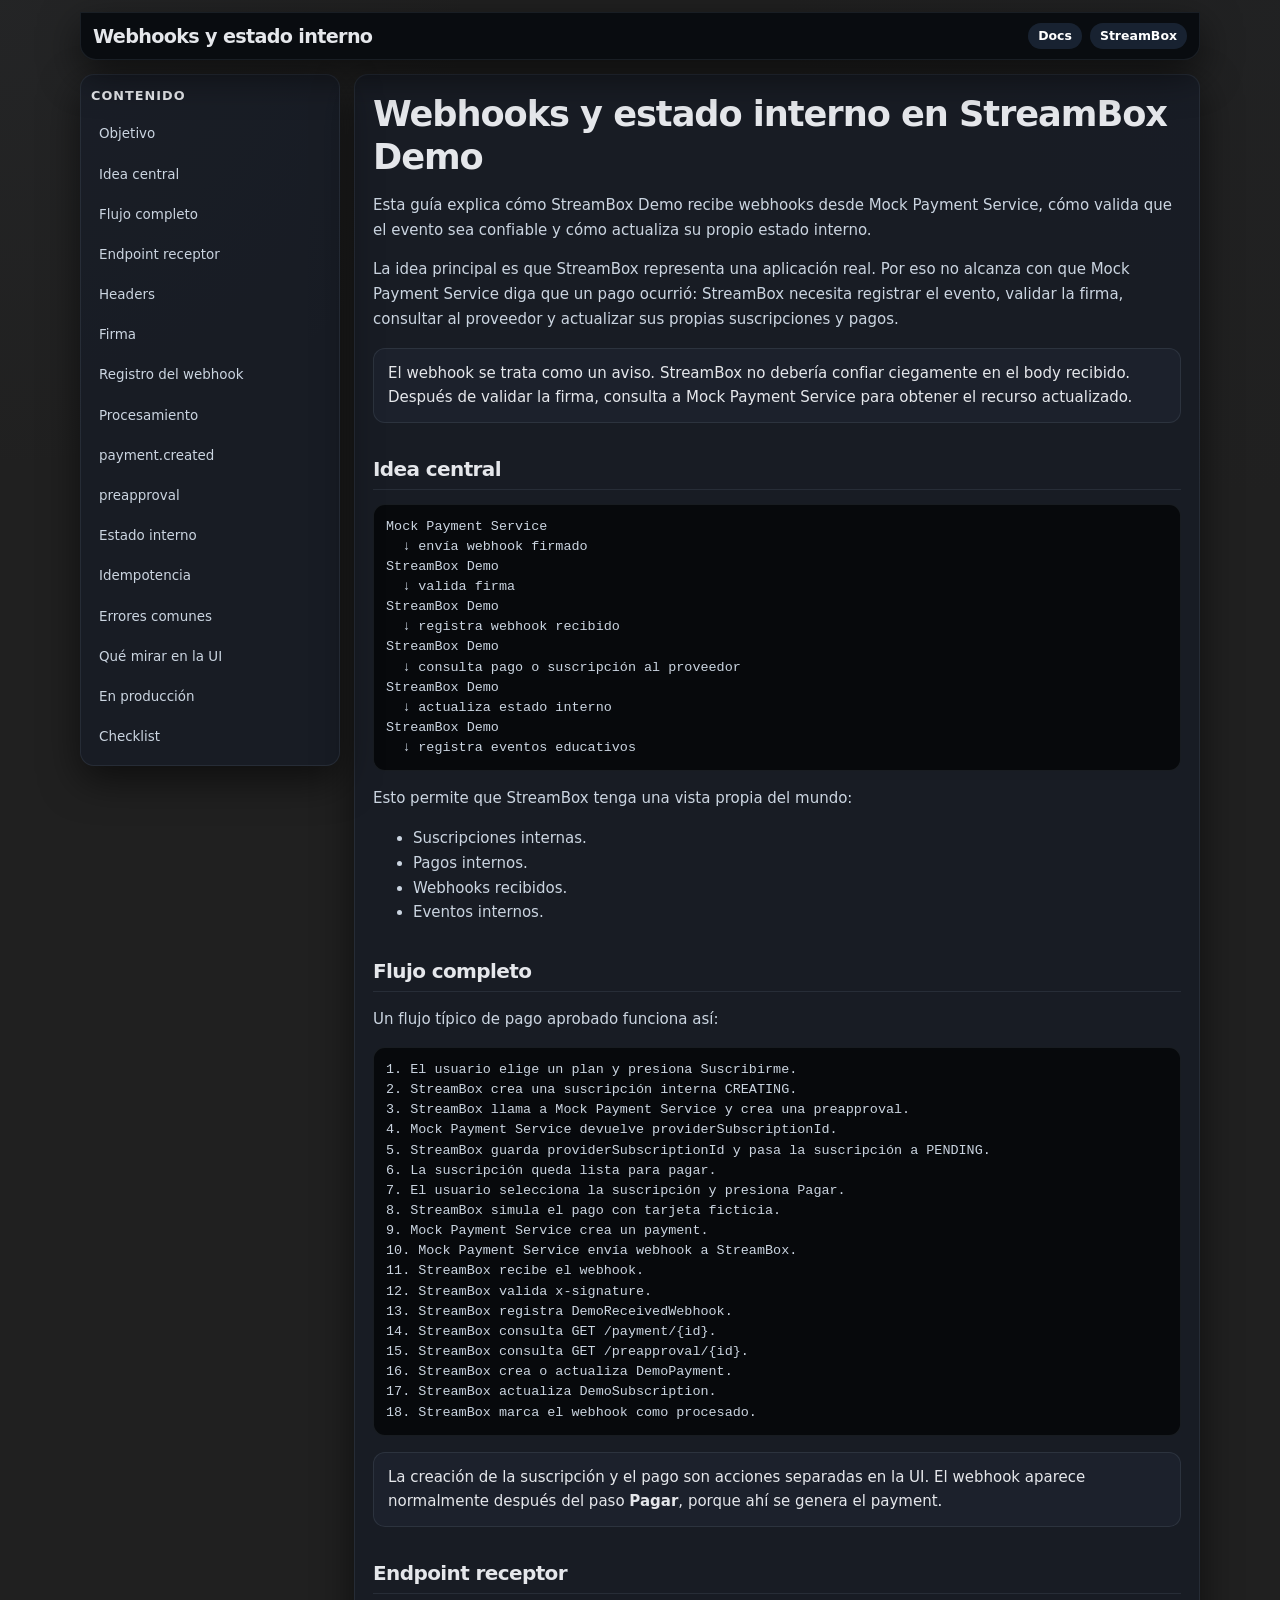
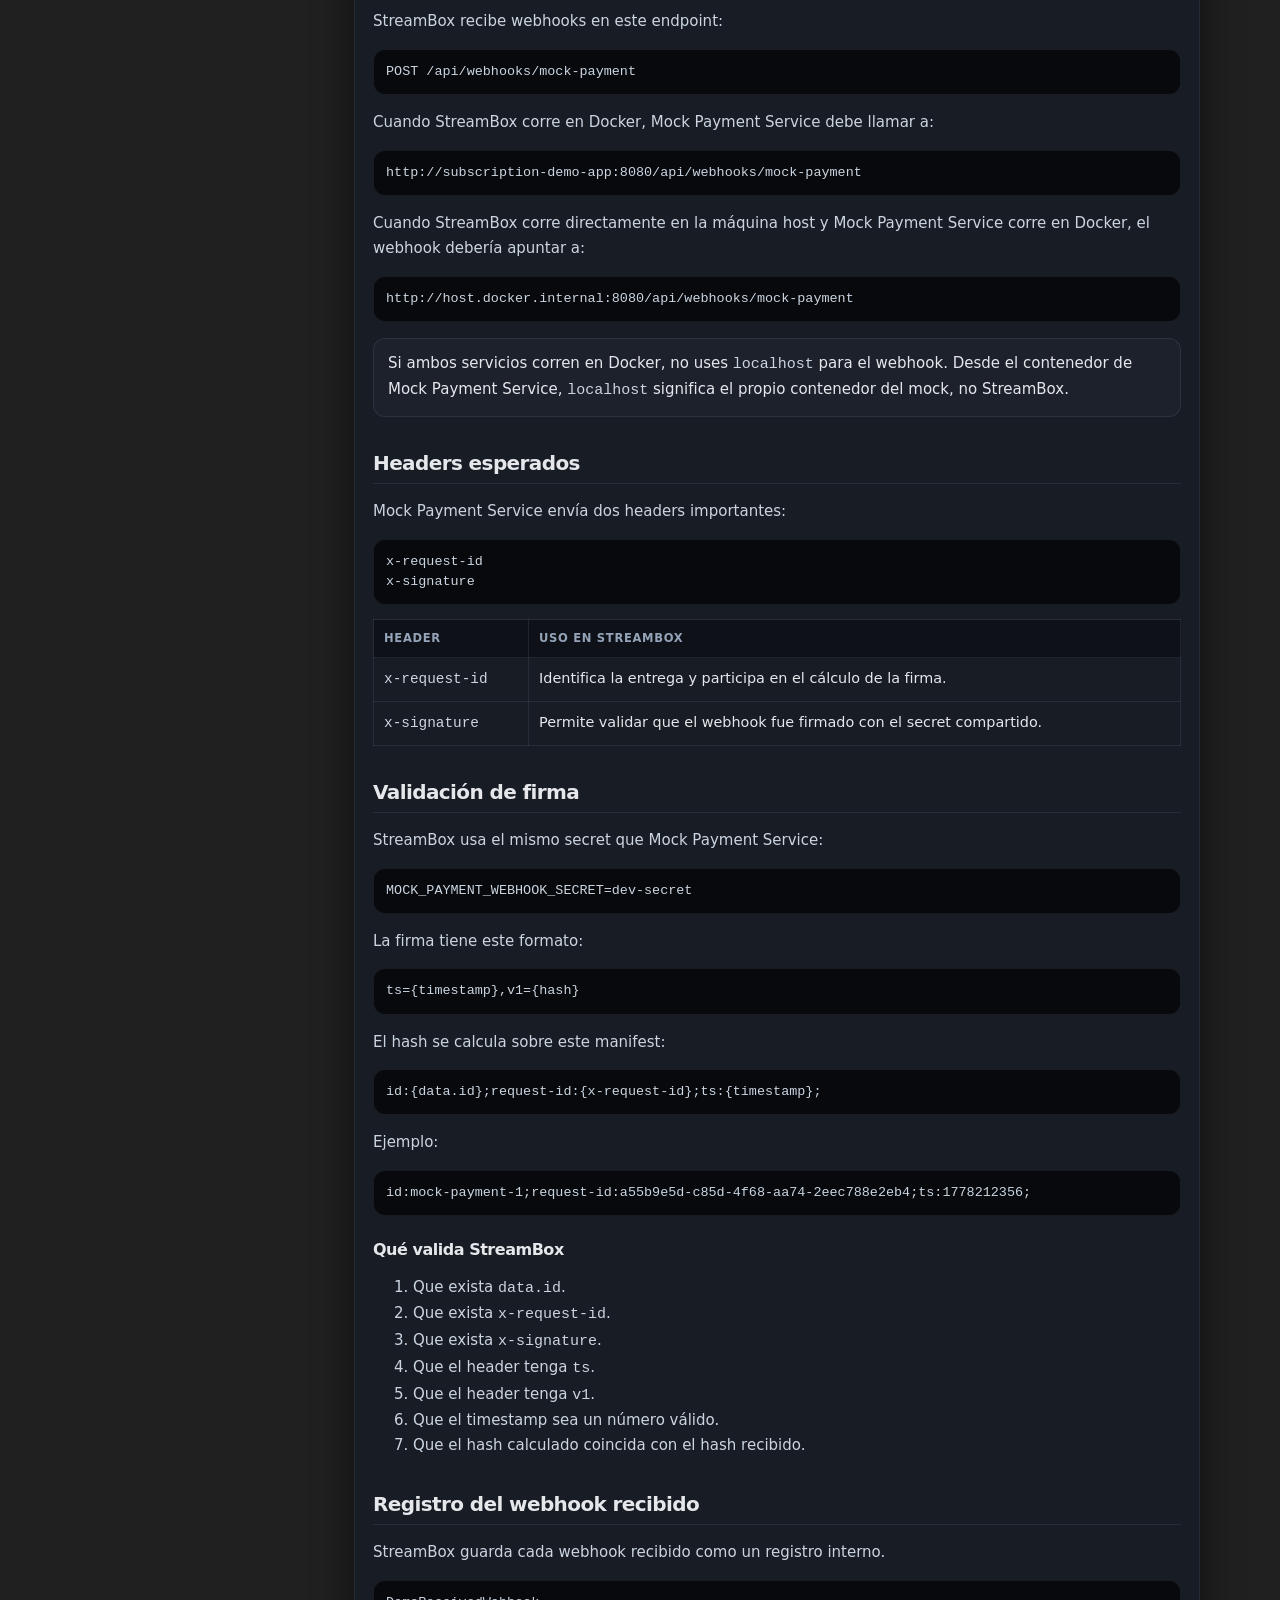
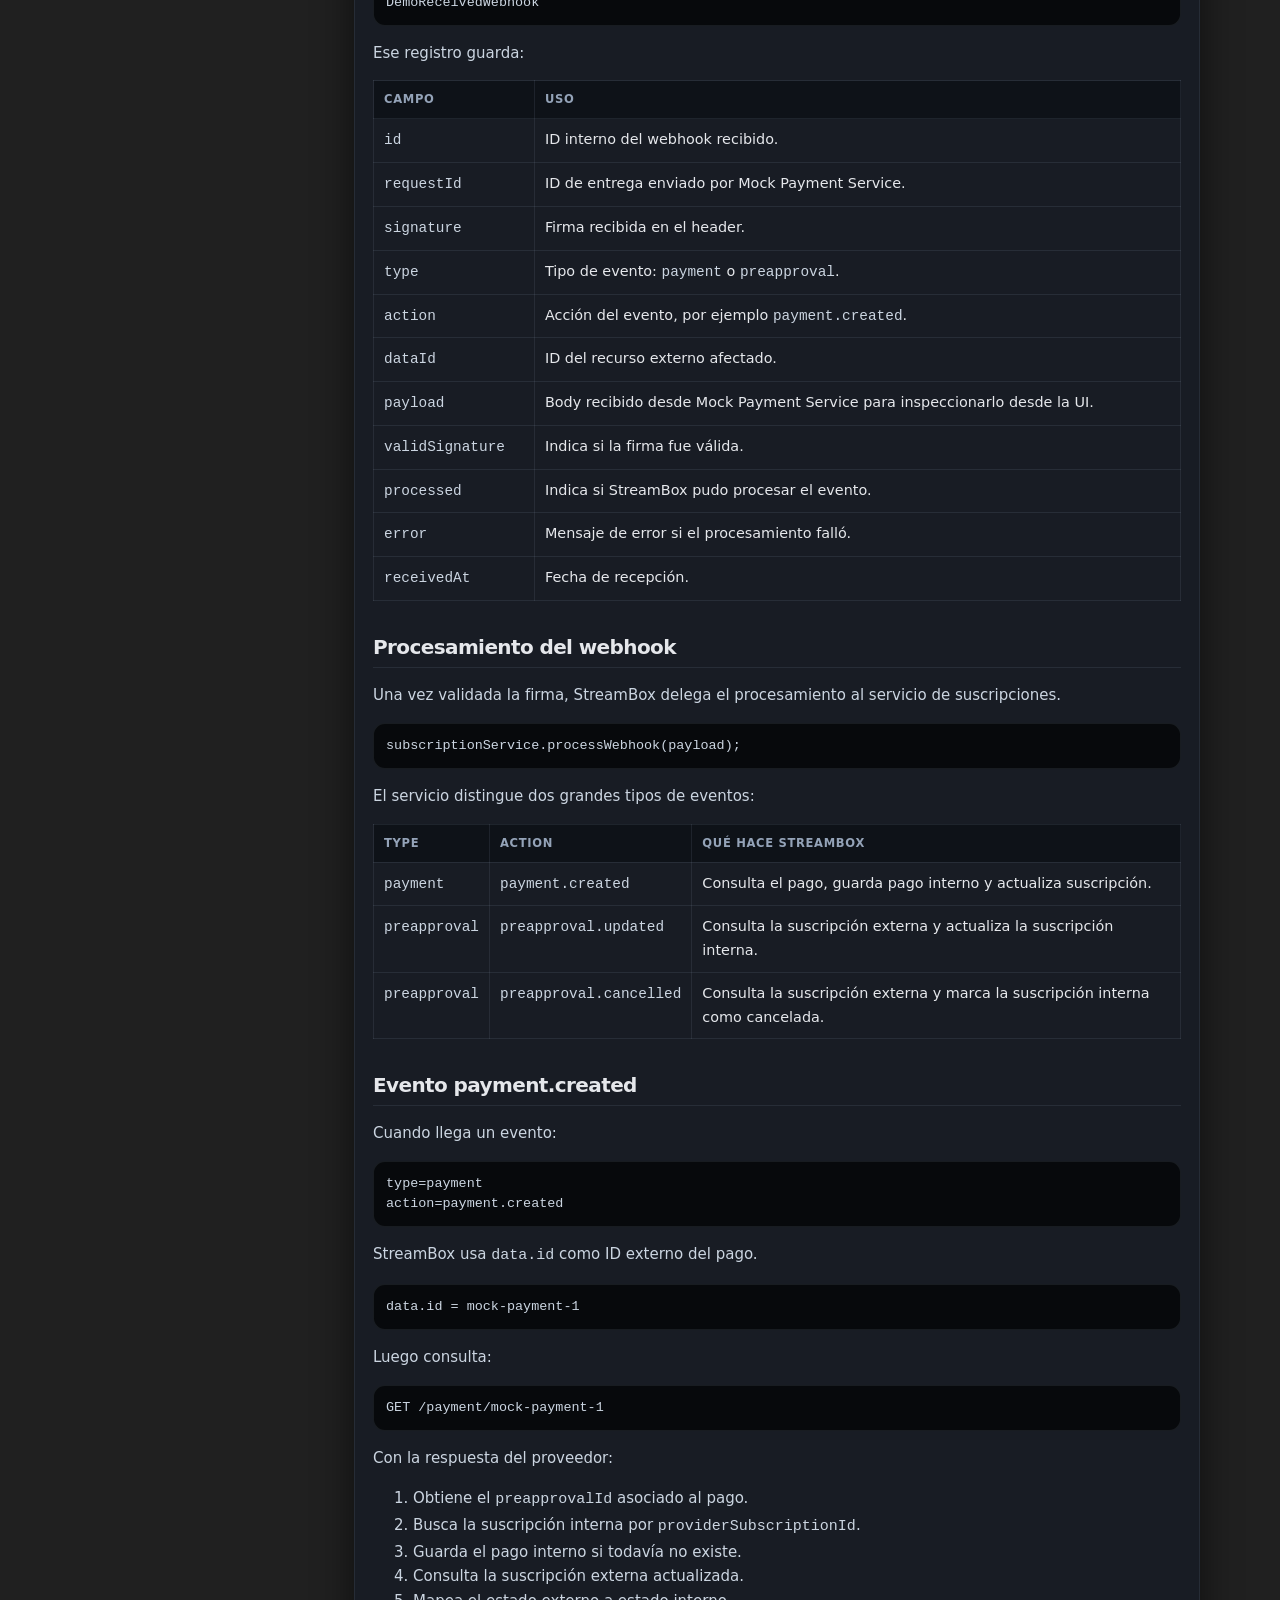
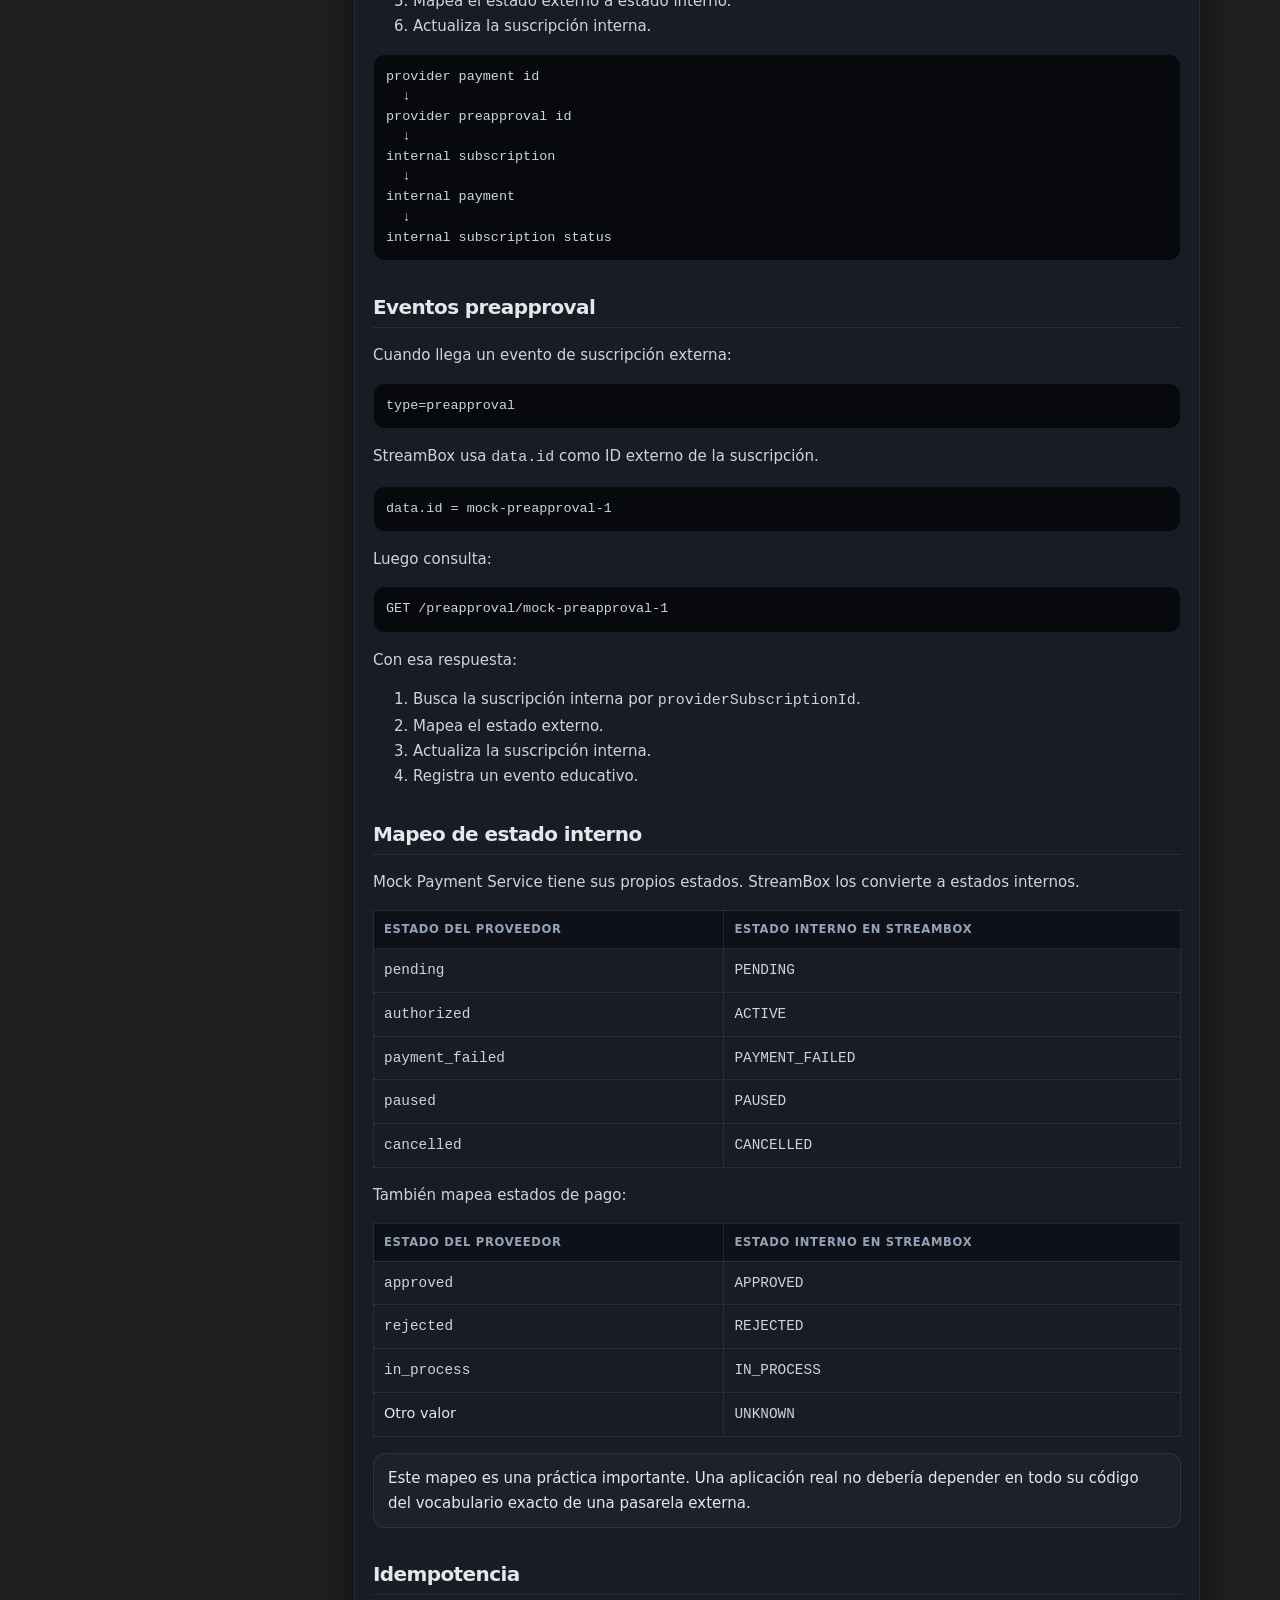
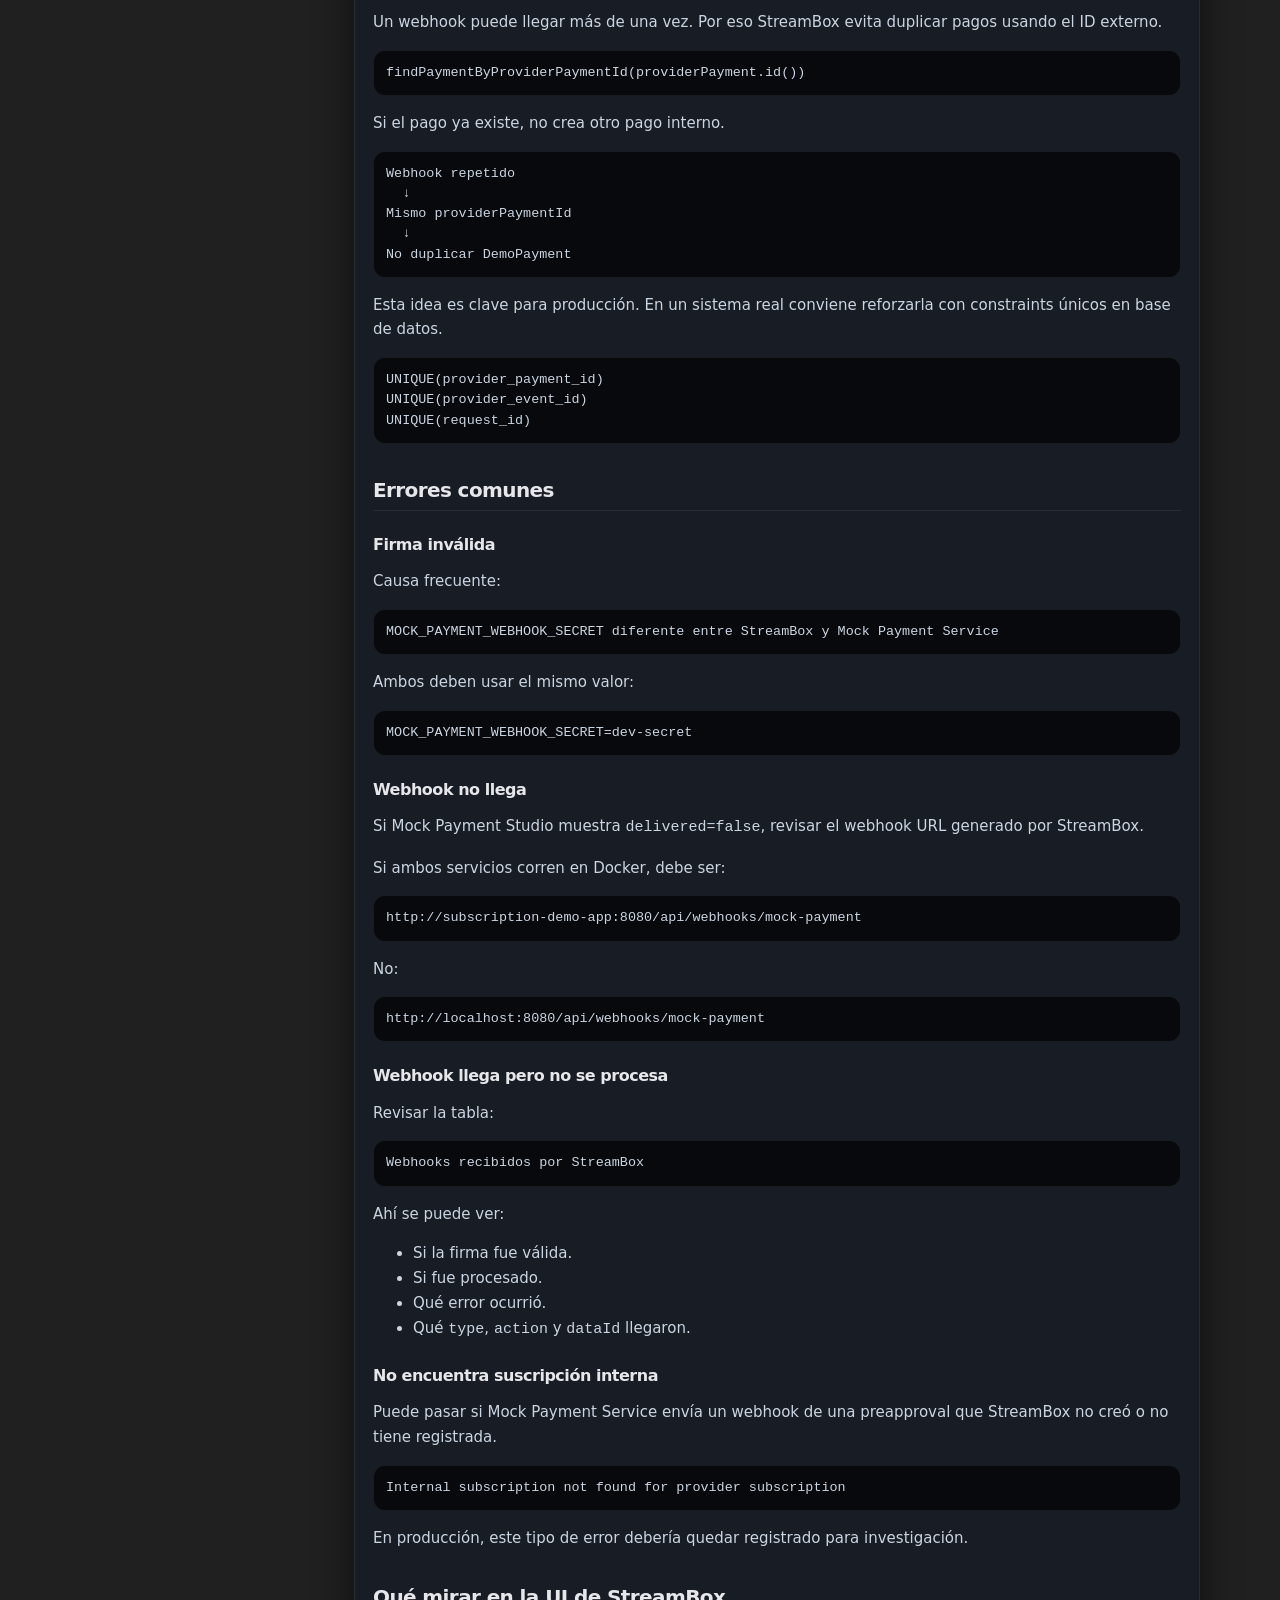
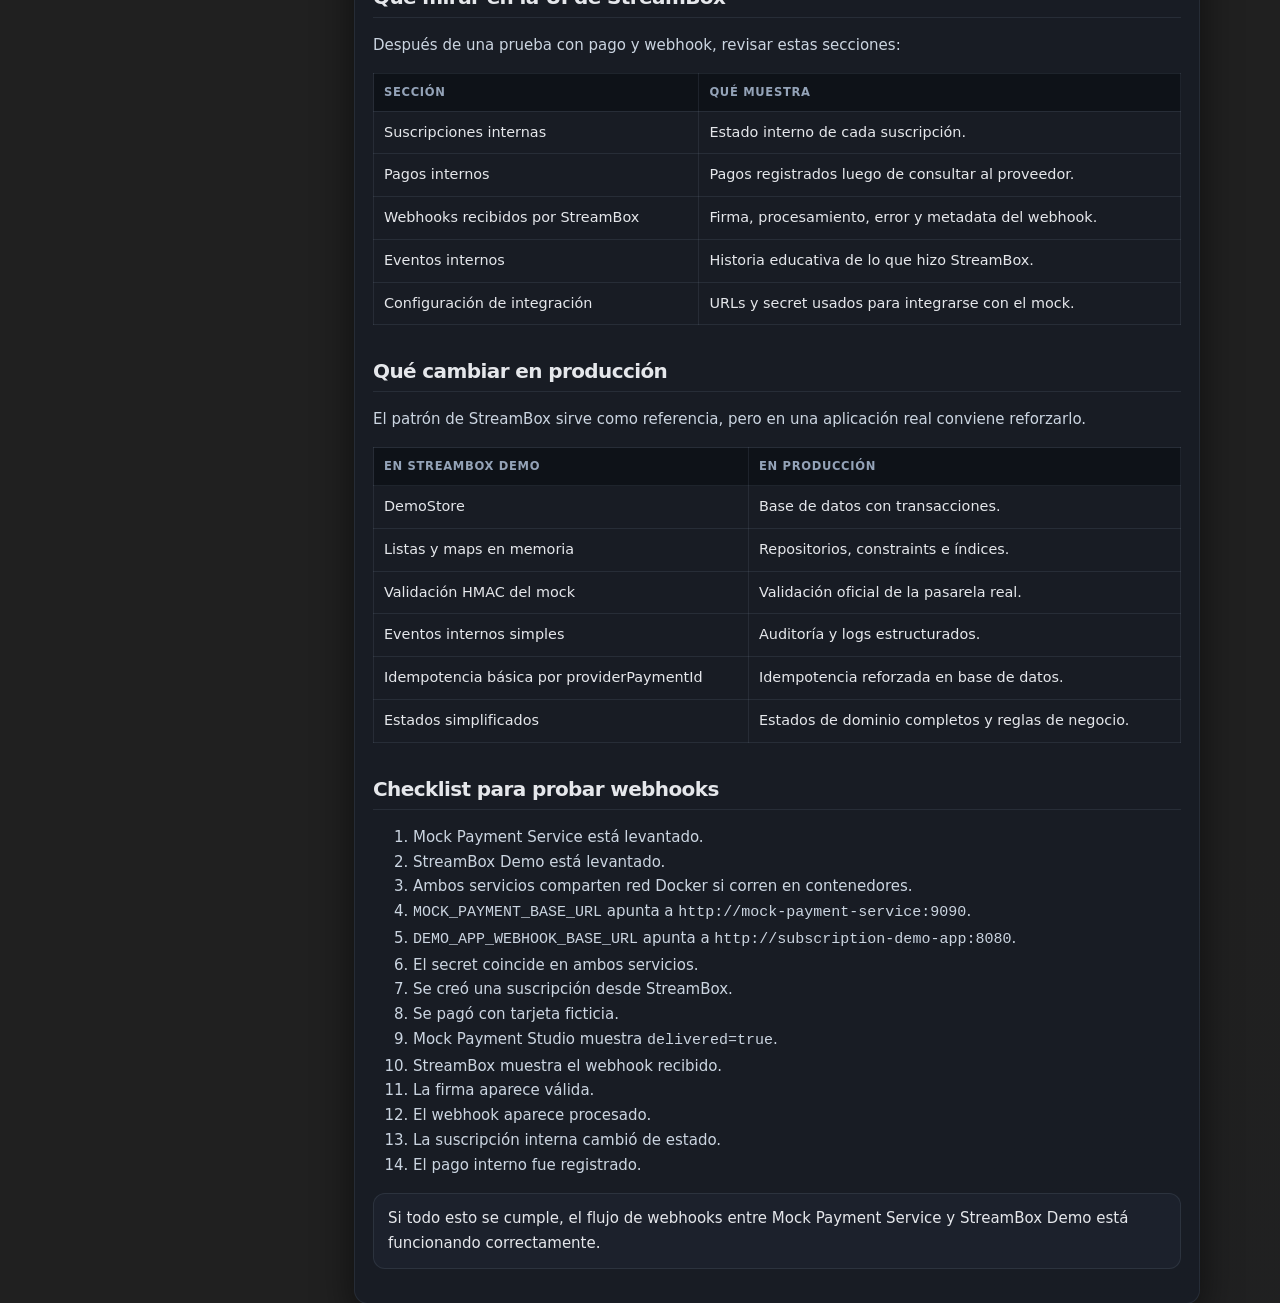
<file: src/main/resources/static/docs/webhooks-and-internal-state.html>
<!doctype html>
<html lang="es">
<head>
    <meta charset="UTF-8" />
    <meta name="viewport" content="width=device-width, initial-scale=1.0" />
    <title>Webhooks y estado interno · StreamBox Demo</title>
    <link rel="stylesheet" href="./docs.css" />
</head>
<body>
<div class="docs-shell">
    <header class="docs-header">
        <div class="docs-brand">
            <h1>Webhooks y estado interno</h1>
        </div>

        <nav class="docs-actions" aria-label="Acciones">
            <a class="docs-button" href="./index.html">Docs</a>
            <a class="docs-button" href="../index.html">StreamBox</a>
        </nav>
    </header>

    <div class="docs-layout">
        <aside class="docs-toc">
            <strong>Contenido</strong>
            <a href="#objetivo">Objetivo</a>
            <a href="#idea-central">Idea central</a>
            <a href="#flujo">Flujo completo</a>
            <a href="#endpoint">Endpoint receptor</a>
            <a href="#headers">Headers</a>
            <a href="#firma">Firma</a>
            <a href="#registro">Registro del webhook</a>
            <a href="#procesamiento">Procesamiento</a>
            <a href="#payment-created">payment.created</a>
            <a href="#preapproval">preapproval</a>
            <a href="#estado-interno">Estado interno</a>
            <a href="#idempotencia">Idempotencia</a>
            <a href="#errores">Errores comunes</a>
            <a href="#studio">Qué mirar en la UI</a>
            <a href="#produccion">En producción</a>
            <a href="#checklist">Checklist</a>
        </aside>

        <main class="docs-content">
            <h1 id="objetivo">Webhooks y estado interno en StreamBox Demo</h1>

            <p>
                Esta guía explica cómo StreamBox Demo recibe webhooks desde Mock Payment Service,
                cómo valida que el evento sea confiable y cómo actualiza su propio estado interno.
            </p>

            <p>
                La idea principal es que StreamBox representa una aplicación real. Por eso no alcanza con
                que Mock Payment Service diga que un pago ocurrió: StreamBox necesita registrar el evento,
                validar la firma, consultar al proveedor y actualizar sus propias suscripciones y pagos.
            </p>

            <div class="docs-callout">
                El webhook se trata como un aviso. StreamBox no debería confiar ciegamente en el body recibido.
                Después de validar la firma, consulta a Mock Payment Service para obtener el recurso actualizado.
            </div>

            <h2 id="idea-central">Idea central</h2>

            <pre><code>Mock Payment Service
  ↓ envía webhook firmado
StreamBox Demo
  ↓ valida firma
StreamBox Demo
  ↓ registra webhook recibido
StreamBox Demo
  ↓ consulta pago o suscripción al proveedor
StreamBox Demo
  ↓ actualiza estado interno
StreamBox Demo
  ↓ registra eventos educativos</code></pre>

            <p>
                Esto permite que StreamBox tenga una vista propia del mundo:
            </p>

            <ul>
                <li>Suscripciones internas.</li>
                <li>Pagos internos.</li>
                <li>Webhooks recibidos.</li>
                <li>Eventos internos.</li>
            </ul>

            <h2 id="flujo">Flujo completo</h2>

            <p>
                Un flujo típico de pago aprobado funciona así:
            </p>

            <pre><code>1. El usuario elige un plan y presiona Suscribirme.
2. StreamBox crea una suscripción interna CREATING.
3. StreamBox llama a Mock Payment Service y crea una preapproval.
4. Mock Payment Service devuelve providerSubscriptionId.
5. StreamBox guarda providerSubscriptionId y pasa la suscripción a PENDING.
6. La suscripción queda lista para pagar.
7. El usuario selecciona la suscripción y presiona Pagar.
8. StreamBox simula el pago con tarjeta ficticia.
9. Mock Payment Service crea un payment.
10. Mock Payment Service envía webhook a StreamBox.
11. StreamBox recibe el webhook.
12. StreamBox valida x-signature.
13. StreamBox registra DemoReceivedWebhook.
14. StreamBox consulta GET /payment/{id}.
15. StreamBox consulta GET /preapproval/{id}.
16. StreamBox crea o actualiza DemoPayment.
17. StreamBox actualiza DemoSubscription.
18. StreamBox marca el webhook como procesado.</code></pre>

            <div class="docs-callout">
                La creación de la suscripción y el pago son acciones separadas en la UI.
                El webhook aparece normalmente después del paso <strong>Pagar</strong>, porque ahí se genera el payment.
            </div>

            <h2 id="endpoint">Endpoint receptor</h2>

            <p>
                StreamBox recibe webhooks en este endpoint:
            </p>

            <pre><code>POST /api/webhooks/mock-payment</code></pre>

            <p>
                Cuando StreamBox corre en Docker, Mock Payment Service debe llamar a:
            </p>

            <pre><code>http://subscription-demo-app:8080/api/webhooks/mock-payment</code></pre>

            <p>
                Cuando StreamBox corre directamente en la máquina host y Mock Payment Service corre en Docker,
                el webhook debería apuntar a:
            </p>

            <pre><code>http://host.docker.internal:8080/api/webhooks/mock-payment</code></pre>

            <div class="docs-callout">
                Si ambos servicios corren en Docker, no uses <code>localhost</code> para el webhook.
                Desde el contenedor de Mock Payment Service, <code>localhost</code> significa el propio contenedor
                del mock, no StreamBox.
            </div>

            <h2 id="headers">Headers esperados</h2>

            <p>
                Mock Payment Service envía dos headers importantes:
            </p>

            <pre><code>x-request-id
x-signature</code></pre>

            <table>
                <thead>
                <tr>
                    <th>Header</th>
                    <th>Uso en StreamBox</th>
                </tr>
                </thead>
                <tbody>
                <tr>
                    <td><code>x-request-id</code></td>
                    <td>Identifica la entrega y participa en el cálculo de la firma.</td>
                </tr>
                <tr>
                    <td><code>x-signature</code></td>
                    <td>Permite validar que el webhook fue firmado con el secret compartido.</td>
                </tr>
                </tbody>
            </table>

            <h2 id="firma">Validación de firma</h2>

            <p>
                StreamBox usa el mismo secret que Mock Payment Service:
            </p>

            <pre><code>MOCK_PAYMENT_WEBHOOK_SECRET=dev-secret</code></pre>

            <p>
                La firma tiene este formato:
            </p>

            <pre><code>ts={timestamp},v1={hash}</code></pre>

            <p>
                El hash se calcula sobre este manifest:
            </p>

            <pre><code>id:{data.id};request-id:{x-request-id};ts:{timestamp};</code></pre>

            <p>
                Ejemplo:
            </p>

            <pre><code>id:mock-payment-1;request-id:a55b9e5d-c85d-4f68-aa74-2eec788e2eb4;ts:1778212356;</code></pre>

            <h3>Qué valida StreamBox</h3>

            <ol>
                <li>Que exista <code>data.id</code>.</li>
                <li>Que exista <code>x-request-id</code>.</li>
                <li>Que exista <code>x-signature</code>.</li>
                <li>Que el header tenga <code>ts</code>.</li>
                <li>Que el header tenga <code>v1</code>.</li>
                <li>Que el timestamp sea un número válido.</li>
                <li>Que el hash calculado coincida con el hash recibido.</li>
            </ol>

            <h2 id="registro">Registro del webhook recibido</h2>

            <p>
                StreamBox guarda cada webhook recibido como un registro interno.
            </p>

            <pre><code>DemoReceivedWebhook</code></pre>

            <p>
                Ese registro guarda:
            </p>

            <table>
                <thead>
                <tr>
                    <th>Campo</th>
                    <th>Uso</th>
                </tr>
                </thead>
                <tbody>
                <tr>
                    <td><code>id</code></td>
                    <td>ID interno del webhook recibido.</td>
                </tr>
                <tr>
                    <td><code>requestId</code></td>
                    <td>ID de entrega enviado por Mock Payment Service.</td>
                </tr>
                <tr>
                    <td><code>signature</code></td>
                    <td>Firma recibida en el header.</td>
                </tr>
                <tr>
                    <td><code>type</code></td>
                    <td>Tipo de evento: <code>payment</code> o <code>preapproval</code>.</td>
                </tr>
                <tr>
                    <td><code>action</code></td>
                    <td>Acción del evento, por ejemplo <code>payment.created</code>.</td>
                </tr>
                <tr>
                    <td><code>dataId</code></td>
                    <td>ID del recurso externo afectado.</td>
                </tr>
                <tr>
                    <td><code>payload</code></td>
                    <td>Body recibido desde Mock Payment Service para inspeccionarlo desde la UI.</td>
                </tr>
                <tr>
                    <td><code>validSignature</code></td>
                    <td>Indica si la firma fue válida.</td>
                </tr>
                <tr>
                    <td><code>processed</code></td>
                    <td>Indica si StreamBox pudo procesar el evento.</td>
                </tr>
                <tr>
                    <td><code>error</code></td>
                    <td>Mensaje de error si el procesamiento falló.</td>
                </tr>
                <tr>
                    <td><code>receivedAt</code></td>
                    <td>Fecha de recepción.</td>
                </tr>
                </tbody>
            </table>

            <h2 id="procesamiento">Procesamiento del webhook</h2>

            <p>
                Una vez validada la firma, StreamBox delega el procesamiento al servicio de suscripciones.
            </p>

            <pre><code>subscriptionService.processWebhook(payload);</code></pre>

            <p>
                El servicio distingue dos grandes tipos de eventos:
            </p>

            <table>
                <thead>
                <tr>
                    <th>type</th>
                    <th>action</th>
                    <th>Qué hace StreamBox</th>
                </tr>
                </thead>
                <tbody>
                <tr>
                    <td><code>payment</code></td>
                    <td><code>payment.created</code></td>
                    <td>Consulta el pago, guarda pago interno y actualiza suscripción.</td>
                </tr>
                <tr>
                    <td><code>preapproval</code></td>
                    <td><code>preapproval.updated</code></td>
                    <td>Consulta la suscripción externa y actualiza la suscripción interna.</td>
                </tr>
                <tr>
                    <td><code>preapproval</code></td>
                    <td><code>preapproval.cancelled</code></td>
                    <td>Consulta la suscripción externa y marca la suscripción interna como cancelada.</td>
                </tr>
                </tbody>
            </table>

            <h2 id="payment-created">Evento payment.created</h2>

            <p>
                Cuando llega un evento:
            </p>

            <pre><code>type=payment
action=payment.created</code></pre>

            <p>
                StreamBox usa <code>data.id</code> como ID externo del pago.
            </p>

            <pre><code>data.id = mock-payment-1</code></pre>

            <p>
                Luego consulta:
            </p>

            <pre><code>GET /payment/mock-payment-1</code></pre>

            <p>
                Con la respuesta del proveedor:
            </p>

            <ol>
                <li>Obtiene el <code>preapprovalId</code> asociado al pago.</li>
                <li>Busca la suscripción interna por <code>providerSubscriptionId</code>.</li>
                <li>Guarda el pago interno si todavía no existe.</li>
                <li>Consulta la suscripción externa actualizada.</li>
                <li>Mapea el estado externo a estado interno.</li>
                <li>Actualiza la suscripción interna.</li>
            </ol>

            <pre><code>provider payment id
  ↓
provider preapproval id
  ↓
internal subscription
  ↓
internal payment
  ↓
internal subscription status</code></pre>

            <h2 id="preapproval">Eventos preapproval</h2>

            <p>
                Cuando llega un evento de suscripción externa:
            </p>

            <pre><code>type=preapproval</code></pre>

            <p>
                StreamBox usa <code>data.id</code> como ID externo de la suscripción.
            </p>

            <pre><code>data.id = mock-preapproval-1</code></pre>

            <p>
                Luego consulta:
            </p>

            <pre><code>GET /preapproval/mock-preapproval-1</code></pre>

            <p>
                Con esa respuesta:
            </p>

            <ol>
                <li>Busca la suscripción interna por <code>providerSubscriptionId</code>.</li>
                <li>Mapea el estado externo.</li>
                <li>Actualiza la suscripción interna.</li>
                <li>Registra un evento educativo.</li>
            </ol>

            <h2 id="estado-interno">Mapeo de estado interno</h2>

            <p>
                Mock Payment Service tiene sus propios estados. StreamBox los convierte a estados internos.
            </p>

            <table>
                <thead>
                <tr>
                    <th>Estado del proveedor</th>
                    <th>Estado interno en StreamBox</th>
                </tr>
                </thead>
                <tbody>
                <tr>
                    <td><code>pending</code></td>
                    <td><code>PENDING</code></td>
                </tr>
                <tr>
                    <td><code>authorized</code></td>
                    <td><code>ACTIVE</code></td>
                </tr>
                <tr>
                    <td><code>payment_failed</code></td>
                    <td><code>PAYMENT_FAILED</code></td>
                </tr>
                <tr>
                    <td><code>paused</code></td>
                    <td><code>PAUSED</code></td>
                </tr>
                <tr>
                    <td><code>cancelled</code></td>
                    <td><code>CANCELLED</code></td>
                </tr>
                </tbody>
            </table>

            <p>
                También mapea estados de pago:
            </p>

            <table>
                <thead>
                <tr>
                    <th>Estado del proveedor</th>
                    <th>Estado interno en StreamBox</th>
                </tr>
                </thead>
                <tbody>
                <tr>
                    <td><code>approved</code></td>
                    <td><code>APPROVED</code></td>
                </tr>
                <tr>
                    <td><code>rejected</code></td>
                    <td><code>REJECTED</code></td>
                </tr>
                <tr>
                    <td><code>in_process</code></td>
                    <td><code>IN_PROCESS</code></td>
                </tr>
                <tr>
                    <td>Otro valor</td>
                    <td><code>UNKNOWN</code></td>
                </tr>
                </tbody>
            </table>

            <div class="docs-callout">
                Este mapeo es una práctica importante. Una aplicación real no debería depender en todo su código
                del vocabulario exacto de una pasarela externa.
            </div>

            <h2 id="idempotencia">Idempotencia</h2>

            <p>
                Un webhook puede llegar más de una vez. Por eso StreamBox evita duplicar pagos usando el ID externo.
            </p>

            <pre><code>findPaymentByProviderPaymentId(providerPayment.id())</code></pre>

            <p>
                Si el pago ya existe, no crea otro pago interno.
            </p>

            <pre><code>Webhook repetido
  ↓
Mismo providerPaymentId
  ↓
No duplicar DemoPayment</code></pre>

            <p>
                Esta idea es clave para producción. En un sistema real conviene reforzarla con constraints
                únicos en base de datos.
            </p>

            <pre><code>UNIQUE(provider_payment_id)
UNIQUE(provider_event_id)
UNIQUE(request_id)</code></pre>

            <h2 id="errores">Errores comunes</h2>

            <h3>Firma inválida</h3>

            <p>
                Causa frecuente:
            </p>

            <pre><code>MOCK_PAYMENT_WEBHOOK_SECRET diferente entre StreamBox y Mock Payment Service</code></pre>

            <p>
                Ambos deben usar el mismo valor:
            </p>

            <pre><code>MOCK_PAYMENT_WEBHOOK_SECRET=dev-secret</code></pre>

            <h3>Webhook no llega</h3>

            <p>
                Si Mock Payment Studio muestra <code>delivered=false</code>, revisar el webhook URL generado
                por StreamBox.
            </p>

            <p>
                Si ambos servicios corren en Docker, debe ser:
            </p>

            <pre><code>http://subscription-demo-app:8080/api/webhooks/mock-payment</code></pre>

            <p>
                No:
            </p>

            <pre><code>http://localhost:8080/api/webhooks/mock-payment</code></pre>

            <h3>Webhook llega pero no se procesa</h3>

            <p>
                Revisar la tabla:
            </p>

            <pre><code>Webhooks recibidos por StreamBox</code></pre>

            <p>
                Ahí se puede ver:
            </p>

            <ul>
                <li>Si la firma fue válida.</li>
                <li>Si fue procesado.</li>
                <li>Qué error ocurrió.</li>
                <li>Qué <code>type</code>, <code>action</code> y <code>dataId</code> llegaron.</li>
            </ul>

            <h3>No encuentra suscripción interna</h3>

            <p>
                Puede pasar si Mock Payment Service envía un webhook de una preapproval que StreamBox
                no creó o no tiene registrada.
            </p>

            <pre><code>Internal subscription not found for provider subscription</code></pre>

            <p>
                En producción, este tipo de error debería quedar registrado para investigación.
            </p>

            <h2 id="studio">Qué mirar en la UI de StreamBox</h2>

            <p>
                Después de una prueba con pago y webhook, revisar estas secciones:
            </p>

            <table>
                <thead>
                <tr>
                    <th>Sección</th>
                    <th>Qué muestra</th>
                </tr>
                </thead>
                <tbody>
                <tr>
                    <td>Suscripciones internas</td>
                    <td>Estado interno de cada suscripción.</td>
                </tr>
                <tr>
                    <td>Pagos internos</td>
                    <td>Pagos registrados luego de consultar al proveedor.</td>
                </tr>
                <tr>
                    <td>Webhooks recibidos por StreamBox</td>
                    <td>Firma, procesamiento, error y metadata del webhook.</td>
                </tr>
                <tr>
                    <td>Eventos internos</td>
                    <td>Historia educativa de lo que hizo StreamBox.</td>
                </tr>
                <tr>
                    <td>Configuración de integración</td>
                    <td>URLs y secret usados para integrarse con el mock.</td>
                </tr>
                </tbody>
            </table>

            <h2 id="produccion">Qué cambiar en producción</h2>

            <p>
                El patrón de StreamBox sirve como referencia, pero en una aplicación real conviene reforzarlo.
            </p>

            <table>
                <thead>
                <tr>
                    <th>En StreamBox Demo</th>
                    <th>En producción</th>
                </tr>
                </thead>
                <tbody>
                <tr>
                    <td>DemoStore</td>
                    <td>Base de datos con transacciones.</td>
                </tr>
                <tr>
                    <td>Listas y maps en memoria</td>
                    <td>Repositorios, constraints e índices.</td>
                </tr>
                <tr>
                    <td>Validación HMAC del mock</td>
                    <td>Validación oficial de la pasarela real.</td>
                </tr>
                <tr>
                    <td>Eventos internos simples</td>
                    <td>Auditoría y logs estructurados.</td>
                </tr>
                <tr>
                    <td>Idempotencia básica por providerPaymentId</td>
                    <td>Idempotencia reforzada en base de datos.</td>
                </tr>
                <tr>
                    <td>Estados simplificados</td>
                    <td>Estados de dominio completos y reglas de negocio.</td>
                </tr>
                </tbody>
            </table>

            <h2 id="checklist">Checklist para probar webhooks</h2>

            <ol>
                <li>Mock Payment Service está levantado.</li>
                <li>StreamBox Demo está levantado.</li>
                <li>Ambos servicios comparten red Docker si corren en contenedores.</li>
                <li><code>MOCK_PAYMENT_BASE_URL</code> apunta a <code>http://mock-payment-service:9090</code>.</li>
                <li><code>DEMO_APP_WEBHOOK_BASE_URL</code> apunta a <code>http://subscription-demo-app:8080</code>.</li>
                <li>El secret coincide en ambos servicios.</li>
                <li>Se creó una suscripción desde StreamBox.</li>
                <li>Se pagó con tarjeta ficticia.</li>
                <li>Mock Payment Studio muestra <code>delivered=true</code>.</li>
                <li>StreamBox muestra el webhook recibido.</li>
                <li>La firma aparece válida.</li>
                <li>El webhook aparece procesado.</li>
                <li>La suscripción interna cambió de estado.</li>
                <li>El pago interno fue registrado.</li>
            </ol>

            <div class="docs-callout">
                Si todo esto se cumple, el flujo de webhooks entre Mock Payment Service y StreamBox Demo
                está funcionando correctamente.
            </div>
        </main>
    </div>
</div>
</body>
</html>
</file>
<file: src/main/resources/static/docs/docs.css>
:root {
    --bg: #202020;
    --bg-soft: #303030;
    --panel: rgba(15, 23, 42, 0.44);
    --panel-strong: rgba(17, 24, 39, 0.58);
    --border: rgba(148, 163, 184, 0.12);
    --text: #e5e7eb;
    --muted: #94a3b8;
    --muted-strong: #cbd5e1;
    --shadow: 0 14px 38px rgba(0, 0, 0, 0.56);
    --radius: 14px;
}

* {
    box-sizing: border-box;
}

html {
    scroll-behavior: smooth;
}

body {
    margin: 0;
    min-height: 100vh;
    background:
            radial-gradient(circle at top left, rgba(100, 116, 139, 0.055), transparent 30rem),
            radial-gradient(circle at top right, rgba(51, 65, 85, 0.05), transparent 32rem),
            radial-gradient(circle at bottom right, rgba(30, 41, 59, 0.045), transparent 34rem),
            var(--bg);
    color: var(--text);
    font-family:
            Inter,
            ui-sans-serif,
            system-ui,
            -apple-system,
            BlinkMacSystemFont,
            "Segoe UI",
            sans-serif;
    font-size: 15px;
    line-height: 1.65;
}

a {
    color: #cbd5e1;
}

a:hover {
    color: #ffffff;
}

code,
pre {
    font-family: ui-monospace, SFMono-Regular, Menlo, Monaco, Consolas, monospace;
}

pre {
    overflow: auto;
    padding: 12px;
    border-radius: 12px;
    background: rgba(2, 3, 4, 0.72);
    border: 1px solid var(--border);
    color: #e5e7eb;
    font-size: 0.84rem;
    line-height: 1.5;
}

code {
    color: #cbd5e1;
}

.docs-shell {
    width: min(1120px, calc(100% - 24px));
    margin: 0 auto;
    padding: 12px 0 56px;
}

.docs-header {
    position: sticky;
    top: 0;
    z-index: 20;
    display: flex;
    align-items: center;
    justify-content: space-between;
    gap: 12px;
    margin-bottom: 14px;
    padding: 10px 12px;
    border: 1px solid var(--border);
    border-radius: 0 0 16px 16px;
    background: rgba(7, 10, 15, 0.90);
    box-shadow: var(--shadow);
    backdrop-filter: blur(18px);
}

.docs-brand {
    min-width: 0;
}

.docs-header h1 {
    margin: 0;
    font-size: clamp(1rem, 2vw, 1.2rem);
    line-height: 1.1;
    letter-spacing: -0.035em;
    white-space: nowrap;
}

.docs-actions {
    display: flex;
    align-items: center;
    gap: 8px;
}

.docs-button {
    display: inline-flex;
    align-items: center;
    justify-content: center;
    border-radius: 999px;
    padding: 6px 10px;
    background: rgba(30, 41, 59, 0.78);
    color: #ffffff;
    font-size: 0.78rem;
    font-weight: 800;
    line-height: 1.15;
    text-decoration: none;
}

.docs-button:hover {
    background: rgba(51, 65, 85, 0.86);
    color: #ffffff;
}

.docs-layout {
    display: grid;
    grid-template-columns: 260px minmax(0, 1fr);
    gap: 14px;
    align-items: start;
}

.docs-toc {
    position: sticky;
    top: 62px;
    display: grid;
    gap: 4px;
    padding: 10px;
    border: 1px solid var(--border);
    border-radius: var(--radius);
    background: var(--panel);
    box-shadow: var(--shadow);
}

.docs-toc strong {
    display: block;
    margin-bottom: 6px;
    color: var(--text);
    font-size: 0.8rem;
    text-transform: uppercase;
    letter-spacing: 0.08em;
}

.docs-toc a {
    display: block;
    padding: 7px 8px;
    border-radius: 9px;
    color: var(--muted-strong);
    font-size: 0.84rem;
    text-decoration: none;
}

.docs-toc a:hover {
    background: rgba(51, 65, 85, 0.28);
    color: var(--text);
}

.docs-content {
    min-width: 0;
    padding: 18px;
    border: 1px solid var(--border);
    border-radius: var(--radius);
    background: var(--panel);
    box-shadow: var(--shadow);
}

.docs-content h1,
.docs-content h2,
.docs-content h3 {
    line-height: 1.2;
    letter-spacing: -0.03em;
}

.docs-content h1 {
    margin: 0 0 12px;
    font-size: clamp(1.5rem, 4vw, 2.2rem);
}

.docs-content h2 {
    margin: 34px 0 10px;
    padding-bottom: 8px;
    border-bottom: 1px solid var(--border);
    font-size: 1.25rem;
}

.docs-content h3 {
    margin: 24px 0 8px;
    font-size: 1rem;
}

.docs-content p,
.docs-content li {
    color: var(--muted-strong);
}

.docs-content table {
    width: 100%;
    border-collapse: collapse;
    margin: 14px 0;
}

.docs-content th,
.docs-content td {
    padding: 9px 10px;
    border: 1px solid var(--border);
    text-align: left;
    vertical-align: top;
    font-size: 0.9rem;
}

.docs-content th {
    color: var(--muted);
    background: rgba(7, 10, 15, 0.54);
    text-transform: uppercase;
    letter-spacing: 0.06em;
    font-size: 0.72rem;
}

.docs-callout {
    margin: 16px 0;
    padding: 12px 14px;
    border-radius: 12px;
    background: rgba(51, 65, 85, 0.18);
    border: 1px solid rgba(148, 163, 184, 0.13);
    color: #e5e7eb;
}

.docs-grid {
    display: grid;
    grid-template-columns: repeat(auto-fit, minmax(220px, 1fr));
    gap: 10px;
}

.docs-card {
    padding: 12px;
    border: 1px solid var(--border);
    border-radius: 12px;
    background: var(--panel-strong);
}

.docs-card h2,
.docs-card h3 {
    margin-top: 0;
}

.docs-card p {
    margin-bottom: 12px;
}

@media (max-width: 900px) {
    .docs-layout {
        grid-template-columns: 1fr;
    }

    .docs-toc {
        position: static;
    }
}

@media (max-width: 640px) {
    .docs-shell {
        width: min(100% - 10px, 1120px);
        padding-top: 4px;
    }

    .docs-header {
        overflow-x: auto;
    }

    .docs-actions {
        flex: 0 0 auto;
    }
}
</file>
